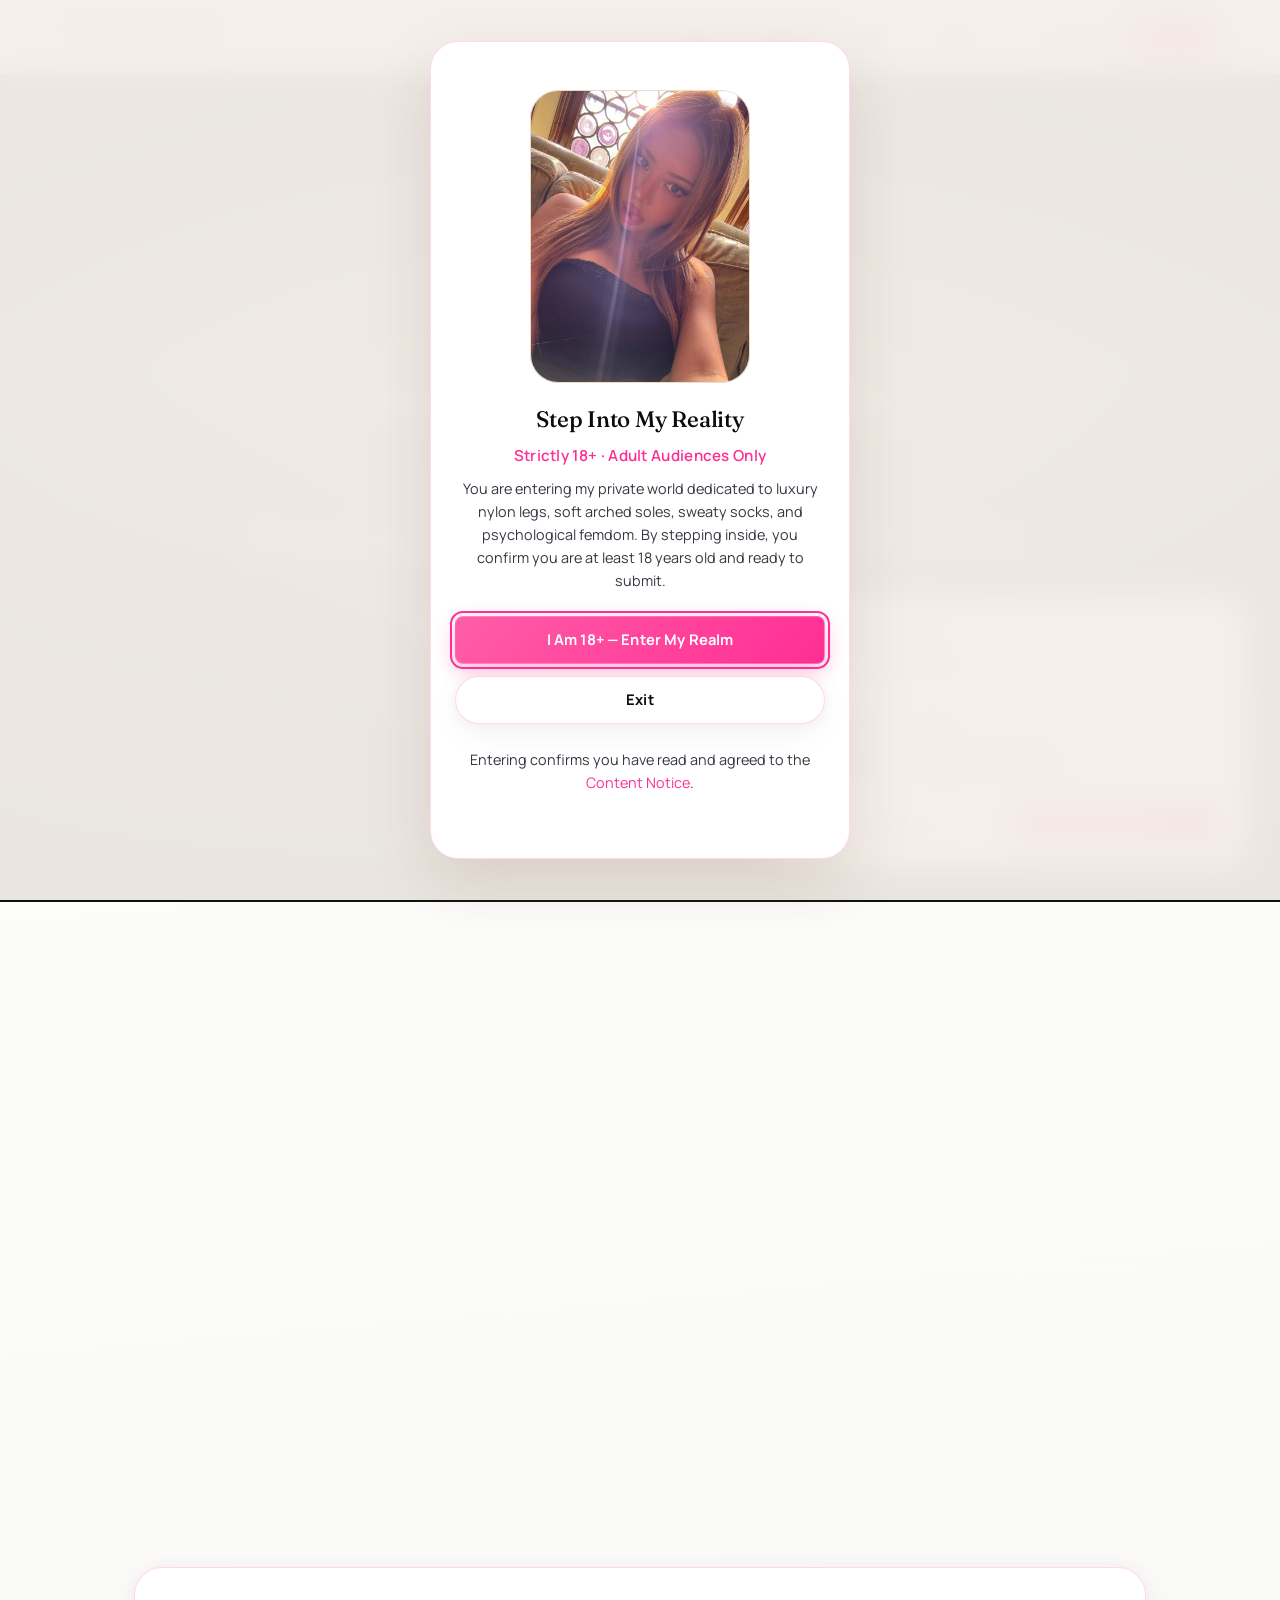
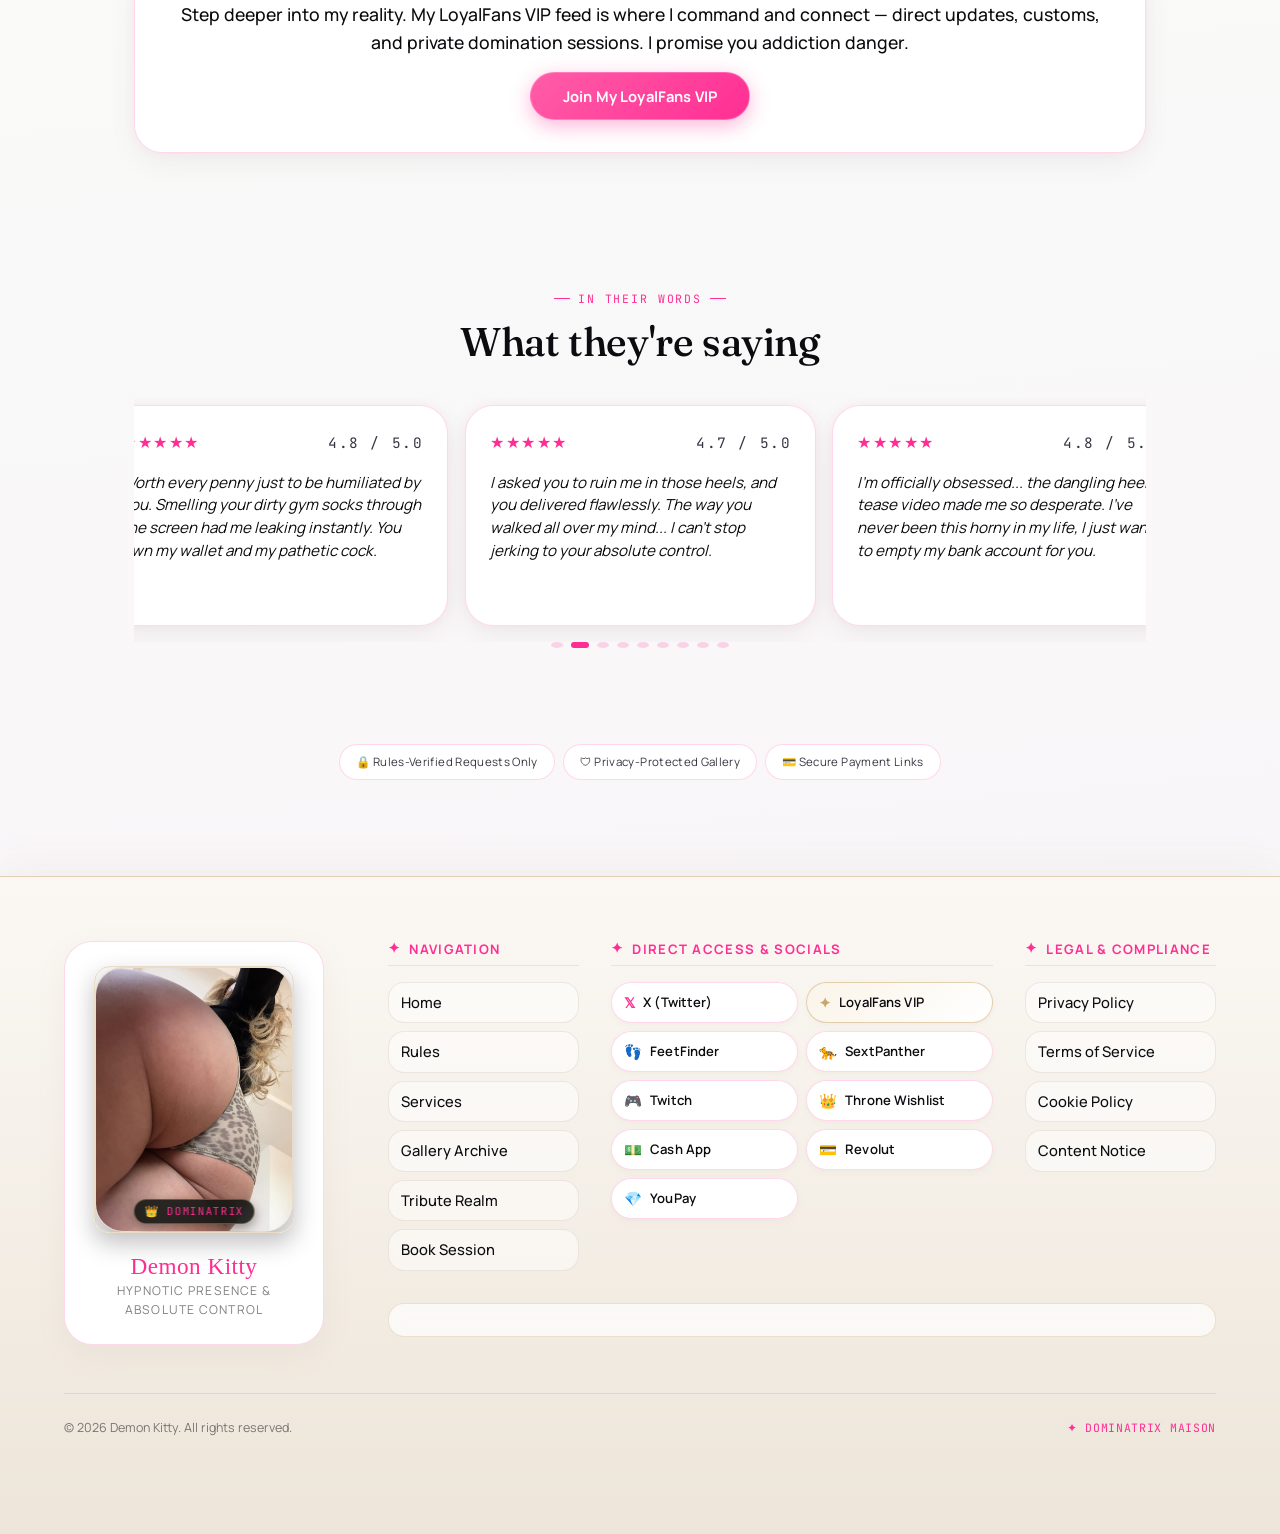
<file: index.html>
<!doctype html>
<html lang="en">
<head>
  <meta charset="UTF-8">
  <meta name="viewport" content="width=device-width, initial-scale=1, viewport-fit=cover">

  <!-- Primary Meta -->
  <title>Demon Kitty — Dominatrix, Findom &amp; Femdom</title>
  <meta name="description" content="Demon Kitty - Dominatrix. Findom, femdom, foot fetish, endless nylon legs, and stiletto domination content creator since 2024. Custom videos, domination sessions, and exclusive content.">
  <link rel="canonical" href="https://demon-kitty.netlify.app/">

  <!-- Open Graph -->
  <meta property="og:title" content="Demon Kitty — Dominatrix, Findom &amp; Femdom">
  <meta property="og:description" content="Demon Kitty - Dominatrix. Findom, femdom, foot fetish, endless nylon legs, and stiletto domination content creator since 2024. Custom videos, domination sessions, and exclusive content.">
  <meta property="og:type" content="website">
  <meta property="og:url" content="https://demon-kitty.netlify.app/">
  <meta property="og:image" content="assets/img/age_gate.webp">

  <!-- Twitter -->
  <meta name="twitter:card" content="summary_large_image">

  <!-- Theme & Icons -->
  <meta name="theme-color" content="#FAF6F0">
  <link rel="icon" type="image/svg+xml" href="assets/img/mark.svg">
  <link rel="apple-touch-icon" href="assets/img/mark.svg">

  <!-- Fonts -->
  <link rel="preconnect" href="https://fonts.googleapis.com">
  <link rel="preconnect" href="https://fonts.gstatic.com" crossorigin>
  <link href="https://fonts.googleapis.com/css2?family=Fraunces:ital,opsz,wght@0,9..144,400;0,9..144,500;0,9..144,600;1,9..144,500&family=Manrope:wght@400;500;600;700;800&family=JetBrains+Mono:wght@400;500;600&display=swap" rel="stylesheet">

  <!-- Styles -->
  <link rel="stylesheet" href="assets/css/styles.css?v=4">

  <!-- Immediate Age Verification & Theme Check (Zero Flash) -->
  <script>
    (function(){
      try {
        var v = localStorage.getItem('vq_age_verified');
        if ((v && Date.now() < JSON.parse(v).expiry) || document.cookie.indexOf('vq_age_verified=1') !== -1) {
          document.documentElement.classList.add('age-verified');
        }
      } catch(e) {}
    })();
  </script>

  <!-- Schema.org -->
  <script type="application/ld+json">{
    "@context": "https://schema.org",
    "@type": "Person",
    "name": "Demon Kitty",
    "url": "https://demon-kitty.netlify.app/",
    "description": "Dominatrix. Findom and femdom content creator since 2024. Foot fetish, endless nylon legs, arch worship, psychological domination, custom videos, and exclusive content.",
    "sameAs": [
      "https://x.com/DemonKittySlut",
      "https://www.loyalfans.com/demonkittyslut",
      "https://app.feetfinder.com/userProfile/goddessvietkitty",
      "https://www.sextpanther.com/goddessvietkitty",
      "https://www.twitch.tv/demonkittyslut",
      "https://throne.com/demonkittyslut",
      "https://cash.app/$demonkittyslut",
      "https://revolut.me/demonkittyswag",
      "https://youpay.me/DemonKittySlut"
    ]
  }</script>
  <script>
    (function(){
      try {
        var t = localStorage.getItem('dk_theme');
        if (t === 'dark') document.documentElement.setAttribute('data-theme', 'dark');
      } catch(e){}
    })();
  </script>
</head>
<body>

  <!-- ════════════════════════════════════════════════════════════
       AGE GATE
       ════════════════════════════════════════════════════════════ -->
  <div class="age-gate" id="age-gate" role="dialog" aria-modal="true" aria-label="Age verification">
    <div class="age-gate__panel">
      <div class="age-gate__logo"><div class="logo-wrapper logo-wrapper--mark" aria-label="Demon Kitty logo"><img src="assets/img/age_gate.webp" alt="Demon Kitty" style="width: 100%; height: 100%; object-fit: cover; border-radius: var(--radius-lg);" decoding="async"></div></div>
      <h2>Step Into My Reality</h2>
      <p style="color:var(--accent); font-weight:600; font-size:0.95rem; margin-bottom:var(--space-2); letter-spacing:0.02em;">Strictly 18+ &middot; Adult Audiences Only</p>
      <p style="color:var(--text-secondary); line-height:1.6; margin-bottom:var(--space-5);">You are entering my private world dedicated to luxury nylon legs, soft arched soles, sweaty socks, and psychological femdom. By stepping inside, you confirm you are at least 18 years old and ready to submit.</p>
      <div class="age-gate__actions">
        <button class="btn btn-primary btn-block" data-age-enter type="button">I Am 18+ — Enter My Realm</button>
        <button class="btn btn-ghost btn-block" data-age-exit type="button">Exit</button>
      </div>
      <p class="age-gate__meta">Entering confirms you have read and agreed to the <a href="content-notice.html" style="color:var(--accent);">Content Notice</a>.</p>
    </div>
  </div>

  <!-- ════════════════════════════════════════════════════════════
       HEADER
       ════════════════════════════════════════════════════════════ -->
  <header class="site-header">
    <a href="index.html" class="site-header__logo text-logo" aria-label="Demon Kitty home">
      <span class="header-name">Demon Kitty</span>
      <span class="header-motto">Your Eternal addiction</span>
    </a>
    <nav class="desktop-nav" aria-label="Main navigation">
      <ul>
        <li><a href="index.html" class="is-active">Home</a></li>
        <li><a href="rules.html">Rules</a></li>
        <li><a href="services.html">Services</a></li>
        <li><a href="gallery.html">Gallery</a></li>
        <li><a href="tribute.html">Tribute</a></li>
        <li>
          <button class="theme-switch-btn" data-theme-toggle type="button" aria-label="Toggle dark mode">
            <span class="theme-icon" aria-hidden="true"></span>
            <span class="theme-label">Dark Mode</span>
          </button>
        </li>
        <li><a href="book.html" class="btn btn-primary btn-sm">Book Me</a></li>
      </ul>
    </nav>
    <button class="theme-switch-btn theme-switch-btn--mobile" data-theme-toggle type="button" aria-label="Toggle dark mode">
      <span class="theme-icon" aria-hidden="true"></span>
      <span class="theme-label">Dark Mode</span>
    </button>
    <button class="menu-btn" data-nav-open type="button" aria-label="Open menu" aria-expanded="false" aria-controls="nav-drawer">
      <span></span><span></span><span></span>
    </button>
  </header>

  <!-- ════════════════════════════════════════════════════════════
       NAV DRAWER (Mobile)
       ════════════════════════════════════════════════════════════ -->
  <div class="nav-drawer" id="nav-drawer">
    <div class="nav-drawer__panel">
      <button class="nav-drawer__close menu-btn" data-nav-close type="button" aria-label="Close menu">
        <span style="transform:translateY(6.5px) rotate(45deg);"></span>
        <span style="opacity:0;"></span>
        <span style="transform:translateY(-6.5px) rotate(-45deg);"></span>
      </button>
      <div class="nav-drawer__logo">
        <div class="logo-wrapper logo-wrapper--nav" aria-label="Demon Kitty logo"><img src="assets/img/nav_logo.webp" alt="Demon Kitty" style="width: 100%; height: 100%; object-fit: cover; border-radius: var(--radius-lg);" decoding="async"></div>
      </div>
      <nav aria-label="Main">
        <ul>
          <li><a href="index.html" class="is-active">Home</a></li>
          <li><a href="rules.html">Rules</a></li>
          <li><a href="services.html">Services</a></li>
          <li><a href="gallery.html">Gallery</a></li>
          <li><a href="tribute.html">Tribute</a></li>
          <li><a href="book.html">Book Me</a></li>
        </ul>
      </nav>
      <div style="margin: var(--space-4) 0; padding-inline: var(--space-2);">
        <button class="theme-switch-btn" data-theme-toggle type="button" aria-label="Toggle dark mode" style="width: 100%; justify-content: center; padding: 10px 16px;">
          <span class="theme-icon" aria-hidden="true"></span>
          <span class="theme-label">Dark Mode</span>
        </button>
      </div>
            <div class="nav-drawer__foot">
        <p><a href="https://x.com/DemonKittySlut" target="_blank" rel="noopener">X (Twitter)</a></p>
        <p><a href="https://www.loyalfans.com/demonkittyslut" target="_blank" rel="noopener">LoyalFans</a></p>
        <p><a href="https://app.feetfinder.com/userProfile/goddessvietkitty" target="_blank" rel="noopener">FeetFinder</a></p>
        <p><a href="https://www.sextpanther.com/goddessvietkitty" target="_blank" rel="noopener">SextPanther</a></p>
        <p><a href="https://www.twitch.tv/demonkittyslut" target="_blank" rel="noopener">Twitch</a></p>
        <p><a href="https://throne.com/demonkittyslut" target="_blank" rel="noopener">Throne Wishlist</a></p>
        <p><a href="https://cash.app/$demonkittyslut" target="_blank" rel="noopener">Cash App</a></p>
        <p><a href="https://revolut.me/demonkittyswag" target="_blank" rel="noopener">Revolut</a></p>
        <p><a href="https://youpay.me/DemonKittySlut" target="_blank" rel="noopener">YouPay</a></p>
      </div>
    </div>
  </div>

  <!-- ════════════════════════════════════════════════════════════
       MAIN CONTENT
       ════════════════════════════════════════════════════════════ -->
  <main>

    <!-- ──────────────────────────────────────────────────────────
         1. HERO
         ────────────────────────────────────────────────────────── -->
    <section class="hero has-video-bg sheen" id="heroSection">
      <!-- Dual-Buffered Zero-Flicker Background Video Engine -->
      <div class="hero-video-container" aria-hidden="true">
        <video class="hero-video-bg is-active" autoplay muted playsinline loop preload="auto">
          <source src="assets/video/dk_video_2.mp4" type="video/mp4">
        </video>
        <video class="hero-video-bg is-idle" muted playsinline preload="auto"></video>
      </div>

      <div class="hero-video-overlay"></div>
      <div class="ambient-glow-orb ambient-glow-orb--gold"></div>
      <div class="ambient-glow-orb ambient-glow-orb--bordeaux"></div>

      <div class="container hero-content">
        <p class="eyebrow" style="justify-content:center;">Financial Dominatrix &middot; Humiliation Specialist</p>
        <h1 class="hero-title">Step Into My Reality</h1>
        <p class="hero-motto" style="font-family: var(--font-display); font-style: italic; font-size: clamp(1.15rem, 2vw, 1.4rem); color: var(--gold); margin-top: var(--space-2); margin-bottom: var(--space-4);">"I control your thoughts - you cannot escape me"</p>

        <div class="text-rotator-wrapper" aria-live="polite">
          <div class="text-rotator" id="heroTextRotator">
            <span class="rotator-item is-active">Unconditional Financial Drain</span>
            <span class="rotator-item">Psychological Humiliation</span>
            <span class="rotator-item">Paypig Submission &amp; Debt Play</span>
            <span class="rotator-item">Pointed Stiletto Domination</span>
            <span class="rotator-item">Total Ego Destruction</span>
            <span class="rotator-item">Compulsive Tribute Addiction</span>
            <span class="rotator-item">Lifetime Slave Ownership</span>
          </div>
        </div>

        <script>
          document.addEventListener('DOMContentLoaded', () => {
            const rotator = document.getElementById('heroTextRotator');
            if (!rotator) return;
            const items = Array.from(rotator.querySelectorAll('.rotator-item'));
            if (items.length <= 1) return;

            let currentIndex = 0;
            items.forEach((item, idx) => {
              item.classList.remove('is-active', 'is-exiting');
              if (idx === 0) item.classList.add('is-active');
            });

            setInterval(() => {
              if (document.hidden) return;
              const currentItem = items[currentIndex];
              currentIndex = (currentIndex + 1) % items.length;
              const nextItem = items[currentIndex];

              currentItem.classList.remove('is-active');
              currentItem.classList.add('is-exiting');

              setTimeout(() => {
                currentItem.classList.remove('is-exiting');
              }, 750);

              nextItem.classList.remove('is-exiting');
              nextItem.classList.add('is-active');
            }, 3200);
          });
        </script>

        <div class="hero__ctas">
          <a href="book.html" class="btn btn-primary">Book Me</a>
          <a href="rules.html" class="btn btn-ghost">Read the Rules</a>
        </div>

      </div>

      
    </section>

    <!-- ──────────────────────────────────────────────────────────
         2. ABOUT
         ────────────────────────────────────────────────────────── -->
    <section class="section container about-section" data-animate>
      <div class="about-grid">
        <div class="about-text">
          <div class="about-thought-wrap">
            <h2 class="about-thought">
              <span class="about-thought__lead">I didn't know what to do with the excessive attention betas gave me.</span>
              <span class="about-thought__accent">So I monetised it.</span>
              <span class="about-thought__conclusion">Now I'm here.</span>
            </h2>
          </div>
          
          <div class="about-pillars">
            <div class="about-pillar">
              <span class="pillar-icon">👑</span>
              <div class="pillar-info">
                <strong>Absolute Control</strong>
                <span>Everything strictly on my terms</span>
              </div>
            </div>
            <div class="about-pillar">
              <span class="pillar-icon">💎</span>
              <div class="pillar-info">
                <strong>Findom &amp; Femdom</strong>
                <span>Custom videos &amp; drain sessions</span>
              </div>
            </div>
          </div>

          <div class="about-actions">
            <a href="rules.html" class="btn btn-primary">Read the Rules →</a>
            <a href="services.html" class="btn btn-ghost">View Services</a>
          </div>
        </div>

        <div class="about-photo-frame" id="aboutCarousel" aria-label="Demon Kitty middle frame photo showcase">
        </div>
          <script>
            document.addEventListener('DOMContentLoaded', () => {
              const carouselContainer = document.getElementById('aboutCarousel');
              if (!carouselContainer) return;

              const aboutImages = [
          "assets/img/dk_img_1.webp",
          "assets/img/dk_img_2.webp",
          "assets/img/dk_img_3.webp",
          "assets/img/dk_img_4.webp",
          "assets/img/dk_img_5.webp",
          "assets/img/dk_img_6.webp",
          "assets/img/dk_img_7.webp",
          "assets/img/dk_img_8.webp",
          "assets/img/dk_img_9.webp",
          "assets/img/dk_img_10.webp",
          "assets/img/dk_img_11.webp",
          "assets/img/dk_img_12.webp",
          "assets/img/dk_img_13.webp",
          "assets/img/dk_img_14.webp",
          "assets/img/dk_img_15.webp",
          "assets/img/dk_img_16.webp",
          "assets/img/dk_img_17.webp",
          "assets/img/dk_img_18.webp",
          "assets/img/dk_img_19.webp",
          "assets/img/dk_img_20.webp",
          "assets/img/dk_img_21.webp",
          "assets/img/dk_img_22.webp",
          "assets/img/dk_img_23.webp",
          "assets/img/dk_img_24.webp",
          "assets/img/dk_img_25.webp",
          "assets/img/dk_img_26.webp",
          "assets/img/dk_img_27.webp",
          "assets/img/dk_img_28.webp",
          "assets/img/dk_img_29.webp",
          "assets/img/dk_img_30.webp",
          "assets/img/dk_img_31.webp",
          "assets/img/dk_img_32.webp",
          "assets/img/dk_img_33.webp",
          "assets/img/dk_img_34.webp",
          "assets/img/dk_img_35.webp",
          "assets/img/dk_img_36.webp",
          "assets/img/dk_img_37.webp",
          "assets/img/dk_img_38.webp",
          "assets/img/dk_img_39.webp",
          "assets/img/dk_img_40.webp",
          "assets/img/dk_img_41.webp",
          "assets/img/dk_img_42.webp",
          "assets/img/dk_img_44.webp",
          "assets/img/dk_img_45.webp",
          "assets/img/dk_img_47.webp",
          "assets/img/dk_img_48.webp",
          "assets/img/dk_img_49.webp",
          "assets/img/dk_img_50.webp",
          "assets/img/dk_img_51.webp",
          "assets/img/dk_img_52.webp",
          "assets/img/dk_img_53.webp",
          "assets/img/dk_img_54.webp",
          "assets/img/dk_img_55.webp",
          "assets/img/dk_img_56.webp",
          "assets/img/dk_img_57.webp",
          "assets/img/dk_img_58.webp",
          "assets/img/dk_img_59.webp",
          "assets/img/dk_img_60.webp",
          "assets/img/dk_img_61.webp",
          "assets/img/dk_img_62.webp",
          "assets/img/dk_img_63.webp",
          "assets/img/dk_img_64.webp",
          "assets/img/dk_img_65.webp",
          "assets/img/dk_img_66.webp",
          "assets/img/dk_img_67.webp",
          "assets/img/dk_img_68.webp",
          "assets/img/dk_img_69.webp",
          "assets/img/dk_img_70.webp",
          "assets/img/dk_img_71.webp",
          "assets/img/dk_img_72.webp",
          "assets/img/dk_img_73.webp",
          "assets/img/dk_img_74.webp",
          "assets/img/dk_img_75.webp",
          "assets/img/dk_img_76.webp",
          "assets/img/dk_img_77.webp",
          "assets/img/dk_img_78.webp",
          "assets/img/dk_img_79.webp",
          "assets/img/dk_img_80.webp",
          "assets/img/dk_img_81.webp",
          "assets/img/dk_img_82.webp",
          "assets/img/dk_img_83.webp",
          "assets/img/dk_img_84.webp",
          "assets/img/dk_img_85.webp",
          "assets/img/dk_img_87.webp",
          "assets/img/dk_img_88.webp",
          "assets/img/dk_img_89.webp",
          "assets/img/dk_img_90.webp",
          "assets/img/dk_img_91.webp",
          "assets/img/dk_img_92.webp",
          "assets/img/dk_img_93.webp",
          "assets/img/dk_img_94.webp",
          "assets/img/dk_img_95.webp",
          "assets/img/dk_img_96.webp",
          "assets/img/dk_img_97.webp",
          "assets/img/dk_img_98.webp",
          "assets/img/dk_img_99.webp",
          "assets/img/dk_img_100.webp",
          "assets/img/dk_img_101.webp",
          "assets/img/dk_img_102.webp",
          "assets/img/dk_img_103.webp",
          "assets/img/dk_img_104.webp",
          "assets/img/dk_img_105.webp",
          "assets/img/dk_img_106.webp",
          "assets/img/dk_img_107.webp",
          "assets/img/dk_img_108.webp",
          "assets/img/dk_img_109.webp",
          "assets/img/dk_img_110.webp",
          "assets/img/dk_img_111.webp"
        ];

              // Fisher-Yates shuffle
              function shuffle(arr) {
                const a = [...arr];
                for (let i = a.length - 1; i > 0; i--) {
                  const j = Math.floor(Math.random() * (i + 1));
                  [a[i], a[j]] = [a[j], a[i]];
                }
                return a;
              }

              let currentDeck = shuffle(aboutImages);
              let activeIndex = 0;

              // Populate image elements
              currentDeck.forEach((src, idx) => {
                const img = document.createElement('img');
                img.src = src;
                img.alt = 'Demon Kitty';
                img.className = 'about-carousel-item';
                img.style.width = '100%';
                img.style.height = '100%';
                img.style.objectFit = 'cover';
                img.style.borderRadius = 'var(--radius-lg)';
                img.style.position = 'absolute';
                img.style.top = '0';
                img.style.left = '0';
                img.style.opacity = idx === 0 ? '1' : '0';
                img.style.transition = 'opacity 1.4s cubic-bezier(0.16, 1, 0.3, 1), transform 1.4s cubic-bezier(0.16, 1, 0.3, 1)';
                img.style.transform = idx === 0 ? 'scale(1)' : 'scale(1.04)';
                carouselContainer.appendChild(img);
              });

              // Dynamic smooth crossfader
              setInterval(() => {
                if (document.hidden) return;
                const imgEls = carouselContainer.querySelectorAll('.about-carousel-item');
                if (imgEls.length < 2) return;

                imgEls[activeIndex].style.opacity = '0';
                imgEls[activeIndex].style.transform = 'scale(1.04)';

                activeIndex = (activeIndex + 1) % imgEls.length;

                imgEls[activeIndex].style.opacity = '1';
                imgEls[activeIndex].style.transform = 'scale(1)';
              }, 5500);
            });
          </script>
        </div>
      </div>
    </section>

    
    <!-- ──────────────────────────────────────────────────────────
         BRIDGE BANNER
         ────────────────────────────────────────────────────────── -->
    <section class="section container" style="text-align: center; padding-top: 0;">
      <div class="card" style="padding: var(--space-6); border-radius: var(--radius-lg);">
        <p style="font-size: 1.1rem; color: var(--text-primary); margin-bottom: var(--space-4); font-weight: 500;">Step deeper into my reality. My LoyalFans VIP feed is where I command and connect — direct updates, customs, and private domination sessions. I promise you addiction danger.</p>
        <a href="https://www.loyalfans.com/demonkittyslut" target="_blank" rel="noopener" class="btn btn-primary">Join My LoyalFans VIP</a>
      </div>
    </section>

    <!-- ──────────────────────────────────────────────────────────
         3. REVIEWS CAROUSEL
         ────────────────────────────────────────────────────────── -->
    <section class="section container">
      <div class="section-head">
        <p class="eyebrow" style="justify-content:center;">In Their Words</p>
        <h2>What they're saying</h2>
      </div>
      <div class="review-carousel">
        <div class="review-track" data-review-track>

          <!-- Review 1 -->
          <article class="card review-card">
            <div class="stars" style="display:flex; justify-content:space-between; align-items:center;">
              <span style="color:var(--gold);">&#9733;&#9733;&#9733;&#9733;&#9733;</span>
              <span style="font-family:var(--font-mono); font-size:0.9rem; color:var(--text-secondary);">4.8 / 5.0</span>
            </div>
            <p style="margin-top: var(--space-4); font-size: 0.95rem; line-height: 1.5; color: var(--text);">The custom video you sent completely drained me. Seeing your perfect feet crush everything... my cock hasn't been soft since. I'm so addicted to serving you.</p>
            </article>

          <!-- Review 2 -->
          <article class="card review-card">
            <div class="stars" style="display:flex; justify-content:space-between; align-items:center;">
              <span style="color:var(--gold);">&#9733;&#9733;&#9733;&#9733;&#9733;</span>
              <span style="font-family:var(--font-mono); font-size:0.9rem; color:var(--text-secondary);">4.8 / 5.0</span>
            </div>
            <p style="margin-top: var(--space-4); font-size: 0.95rem; line-height: 1.5; color: var(--text);">Worth every penny just to be humiliated by you. Smelling your dirty gym socks through the screen had me leaking instantly. You own my wallet and my pathetic cock.</p>
            </article>

          <!-- Review 3 -->
          <article class="card review-card">
            <div class="stars" style="display:flex; justify-content:space-between; align-items:center;">
              <span style="color:var(--gold);">&#9733;&#9733;&#9733;&#9733;&#9733;</span>
              <span style="font-family:var(--font-mono); font-size:0.9rem; color:var(--text-secondary);">4.7 / 5.0</span>
            </div>
            <p style="margin-top: var(--space-4); font-size: 0.95rem; line-height: 1.5; color: var(--text);">I asked you to ruin me in those heels, and you delivered flawlessly. The way you walked all over my mind... I can't stop jerking to your absolute control.</p>
            </article>

          <!-- Review 4 -->
          <article class="card review-card">
            <div class="stars" style="display:flex; justify-content:space-between; align-items:center;">
              <span style="color:var(--gold);">&#9733;&#9733;&#9733;&#9733;&#9733;</span>
              <span style="font-family:var(--font-mono); font-size:0.9rem; color:var(--text-secondary);">4.8 / 5.0</span>
            </div>
            <p style="margin-top: var(--space-4); font-size: 0.95rem; line-height: 1.5; color: var(--text);">I’m officially obsessed... the dangling heel tease video made me so desperate. I've never been this horny in my life, I just want to empty my bank account for you.</p>
            </article>

          <!-- Review 5 -->
          <article class="card review-card">
            <div class="stars" style="display:flex; justify-content:space-between; align-items:center;">
              <span style="color:var(--gold);">&#9733;&#9733;&#9733;&#9733;&#9733;</span>
              <span style="font-family:var(--font-mono); font-size:0.9rem; color:var(--text-secondary);">4.8 / 5.0</span>
            </div>
            <p style="margin-top: var(--space-4); font-size: 0.95rem; line-height: 1.5; color: var(--text);">Sent the payment like a good little paypig and got exactly what I deserved. Pure, sweaty nylon perfection. My balls ache just thinking about you.</p>
            </article>

          <!-- Review 6 -->
          <article class="card review-card">
            <div class="stars" style="display:flex; justify-content:space-between; align-items:center;">
              <span style="color:var(--gold);">&#9733;&#9733;&#9733;&#9733;&#9733;</span>
              <span style="font-family:var(--font-mono); font-size:0.9rem; color:var(--text-secondary);">4.7 / 5.0</span>
            </div>
            <p style="margin-top: var(--space-4); font-size: 0.95rem; line-height: 1.5; color: var(--text);">Your arches are insane. The HD quality makes me feel like I'm right under your soles where I belong. Literally the only superior I submit to anymore.</p>
            </article>

          <!-- Review 7 -->
          <article class="card review-card">
            <div class="stars" style="display:flex; justify-content:space-between; align-items:center;">
              <span style="color:var(--gold);">&#9733;&#9733;&#9733;&#9733;&#9733;</span>
              <span style="font-family:var(--font-mono); font-size:0.9rem; color:var(--text-secondary);">5.0 / 5.0</span>
            </div>
            <p style="margin-top: var(--space-4); font-size: 0.95rem; line-height: 1.5; color: var(--text);">My fetish has never been so satisfied. That 5-minute custom of you in those sweaty socks... my dick was throbbing the entire time. You really own me completely.</p>
            </article>

          <!-- Review 8 -->
          <article class="card review-card">
            <div class="stars" style="display:flex; justify-content:space-between; align-items:center;">
              <span style="color:var(--gold);">&#9733;&#9733;&#9733;&#9733;&#9733;</span>
              <span style="font-family:var(--font-mono); font-size:0.9rem; color:var(--text-secondary);">4.7 / 5.0</span>
            </div>
            <p style="margin-top: var(--space-4); font-size: 0.95rem; line-height: 1.5; color: var(--text);">You sell the absolute best leg and foot content on the internet right now, hands down. Pumping my pathetic cock to your perfection is my only purpose now.</p>
            </article>

          <!-- CTA Card -->
          <article class="card review-card review-card--cta">
            <h3>Want to be featured here?</h3>
            <p>You already know what you came for — leave your review, and welcome to the wall of people who found out I meant it.</p>
            <a href="https://tally.so/r/ja2yZx" target="_blank" rel="noopener" class="btn btn-primary btn-sm">Leave a Review</a>
          </article>

        </div>
        <!-- Dot navigation: 8 reviews + 1 CTA = 9 dots -->
        <div class="review-dots" data-review-dots>
          <button class="is-active" type="button" aria-label="Show review 1" aria-current="true"></button>
          <button type="button" aria-label="Show review 2" aria-current="false"></button>
          <button type="button" aria-label="Show review 3" aria-current="false"></button>
          <button type="button" aria-label="Show review 4" aria-current="false"></button>
          <button type="button" aria-label="Show review 5" aria-current="false"></button>
          <button type="button" aria-label="Show review 6" aria-current="false"></button>
          <button type="button" aria-label="Show review 7" aria-current="false"></button>
          <button type="button" aria-label="Show review 8" aria-current="false"></button>
          <button type="button" aria-label="Show featured review" aria-current="false"></button>
        </div>
      </div>
    </section>

    <!-- ──────────────────────────────────────────────────────────
         4. TRUST BADGES
         ────────────────────────────────────────────────────────── -->
    <section class="section-tight container">
      <div class="trust-row">
        <span class="trust-badge">🔒 Rules-Verified Requests Only</span>
        <span class="trust-badge">🛡 Privacy-Protected Gallery</span>
        <span class="trust-badge">💳 Secure Payment Links</span>
      </div>
    </section>

  </main>

  <!-- ════════════════════════════════════════════════════════════
       FOOTER
       ════════════════════════════════════════════════════════════ -->
  <footer class="site-footer">
    <div class="container-wide">
      <div class="site-footer__inner">
        
        <!-- Left Brand Showcase Card -->
        <div class="site-footer__brand-card">
          <div class="logo-wrapper logo-wrapper--footer" aria-label="Demon Kitty portrait">
            <img src="assets/img/dk_img_72.webp" alt="Demon Kitty" loading="lazy" decoding="async">
            <div class="footer-brand__badge">👑 Dominatrix</div>
          </div>
          <div class="footer-brand__meta">
            <h3 class="footer-brand__name">Demon Kitty</h3>
            <p class="footer-brand__subtitle">Hypnotic Presence &amp; Absolute Control</p>
          </div>
        </div>

        <!-- Right Content Columns -->
        <div class="site-footer__content">
          <div class="site-footer__grid">
            
            <!-- Col 1: Pages -->
            <div class="footer-col">
              <h4 class="footer-col__title"><span class="gold-symbol">✦</span> Navigation</h4>
              <ul class="footer-links">
                <li><a href="index.html"><span>Home</span> <span class="link-arrow">→</span></a></li>
                <li><a href="rules.html"><span>Rules</span> <span class="link-arrow">→</span></a></li>
                <li><a href="services.html"><span>Services</span> <span class="link-arrow">→</span></a></li>
                <li><a href="gallery.html"><span>Gallery Archive</span> <span class="link-arrow">→</span></a></li>
                <li><a href="tribute.html"><span>Tribute Realm</span> <span class="link-arrow">→</span></a></li>
                <li><a href="book.html"><span>Book Session</span> <span class="link-arrow">→</span></a></li>
              </ul>
            </div>

            <!-- Col 2: Socials & Direct Links -->
            <div class="footer-col footer-col--wide">
              <h4 class="footer-col__title"><span class="gold-symbol">✦</span> Direct Access &amp; Socials</h4>
              <div class="footer-social-grid">
                <a href="https://x.com/DemonKittySlut" target="_blank" rel="noopener" class="footer-social-pill">
                  <span class="pill-icon">𝕏</span>
                  <span class="pill-name">X (Twitter)</span>
                </a>
                <a href="https://www.loyalfans.com/demonkittyslut" target="_blank" rel="noopener" class="footer-social-pill footer-social-pill--vip">
                  <span class="pill-star">✦</span>
                  <span class="pill-name">LoyalFans VIP</span>
                </a>
                <a href="https://app.feetfinder.com/userProfile/goddessvietkitty" target="_blank" rel="noopener" class="footer-social-pill">
                  <span class="pill-icon">👣</span>
                  <span class="pill-name">FeetFinder</span>
                </a>
                <a href="https://www.sextpanther.com/goddessvietkitty" target="_blank" rel="noopener" class="footer-social-pill">
                  <span class="pill-icon">🐆</span>
                  <span class="pill-name">SextPanther</span>
                </a>
                <a href="https://www.twitch.tv/demonkittyslut" target="_blank" rel="noopener" class="footer-social-pill">
                  <span class="pill-icon">🎮</span>
                  <span class="pill-name">Twitch</span>
                </a>
                <a href="https://throne.com/demonkittyslut" target="_blank" rel="noopener" class="footer-social-pill">
                  <span class="pill-icon">👑</span>
                  <span class="pill-name">Throne Wishlist</span>
                </a>
                <a href="https://cash.app/$demonkittyslut" target="_blank" rel="noopener" class="footer-social-pill">
                  <span class="pill-icon">💵</span>
                  <span class="pill-name">Cash App</span>
                </a>
                <a href="https://revolut.me/demonkittyswag" target="_blank" rel="noopener" class="footer-social-pill">
                  <span class="pill-icon">💳</span>
                  <span class="pill-name">Revolut</span>
                </a>
                <a href="https://youpay.me/DemonKittySlut" target="_blank" rel="noopener" class="footer-social-pill">
                  <span class="pill-icon">💎</span>
                  <span class="pill-name">YouPay</span>
                </a>
              </div>
            </div>

            <!-- Col 3: Legal -->
            <div class="footer-col">
              <h4 class="footer-col__title"><span class="gold-symbol">✦</span> Legal &amp; Compliance</h4>
              <ul class="footer-links">
                <li><a href="privacy.html"><span>Privacy Policy</span> <span class="link-arrow">→</span></a></li>
                <li><a href="terms.html"><span>Terms of Service</span> <span class="link-arrow">→</span></a></li>
                <li><a href="cookies.html"><span>Cookie Policy</span> <span class="link-arrow">→</span></a></li>
                <li><a href="content-notice.html"><span>Content Notice</span> <span class="link-arrow">→</span></a></li>
              </ul>
            </div>

          </div>

          <!-- Tagline Box -->
          <div class="footer-quote-box">
          </div>

        </div>

      </div>

      <!-- Bottom Bar -->
      <div class="site-footer__bottom">
        <span>&copy; <span data-year></span> Demon Kitty. All rights reserved.</span>
        <span class="footer-bottom__badge">✦ Dominatrix Maison</span>
      </div>
    </div>
  </footer>

  <!-- ════════════════════════════════════════════════════════════
       MOBILE BAR + THEME TOGGLE + COOKIE BANNER
       ════════════════════════════════════════════════════════════ -->
  <div class="mobile-bar">
    <a class="btn btn-primary" href="book.html">Book Me</a>
    <a class="btn btn-ghost" href="https://www.loyalfans.com/demonkittyslut" target="_blank" rel="noopener">LoyalFans</a>
    <a class="btn btn-ghost" href="https://x.com/DemonKittySlut" target="_blank" rel="noopener">X (Twitter)</a>
  </div>

  <div class="cookie-banner" id="cookie-banner" hidden>
    <h3>Your privacy choices</h3>
    <p>Necessary cookies keep the site running and are always on. Everything else is your call.</p>
    <div class="cookie-banner__options">
      <label class="cookie-check"><input type="checkbox" checked disabled> Necessary — always on</label>
      <label class="cookie-check"><input type="checkbox" data-cookie-analytics> Analytics — cookieless, aggregate only</label>
      <label class="cookie-check"><input type="checkbox" data-cookie-marketing> Marketing — retargeting, off by default</label>
    </div>
    <div class="cookie-banner__actions">
      <button class="btn btn-ghost btn-sm" data-cookie-necessary type="button">Necessary only</button>
      <button class="btn btn-primary btn-sm" data-cookie-save type="button">Save choices</button>
    </div>
  </div>
  <script src="assets/js/main.js?v=4"></script>
</body>
</html>
</file>
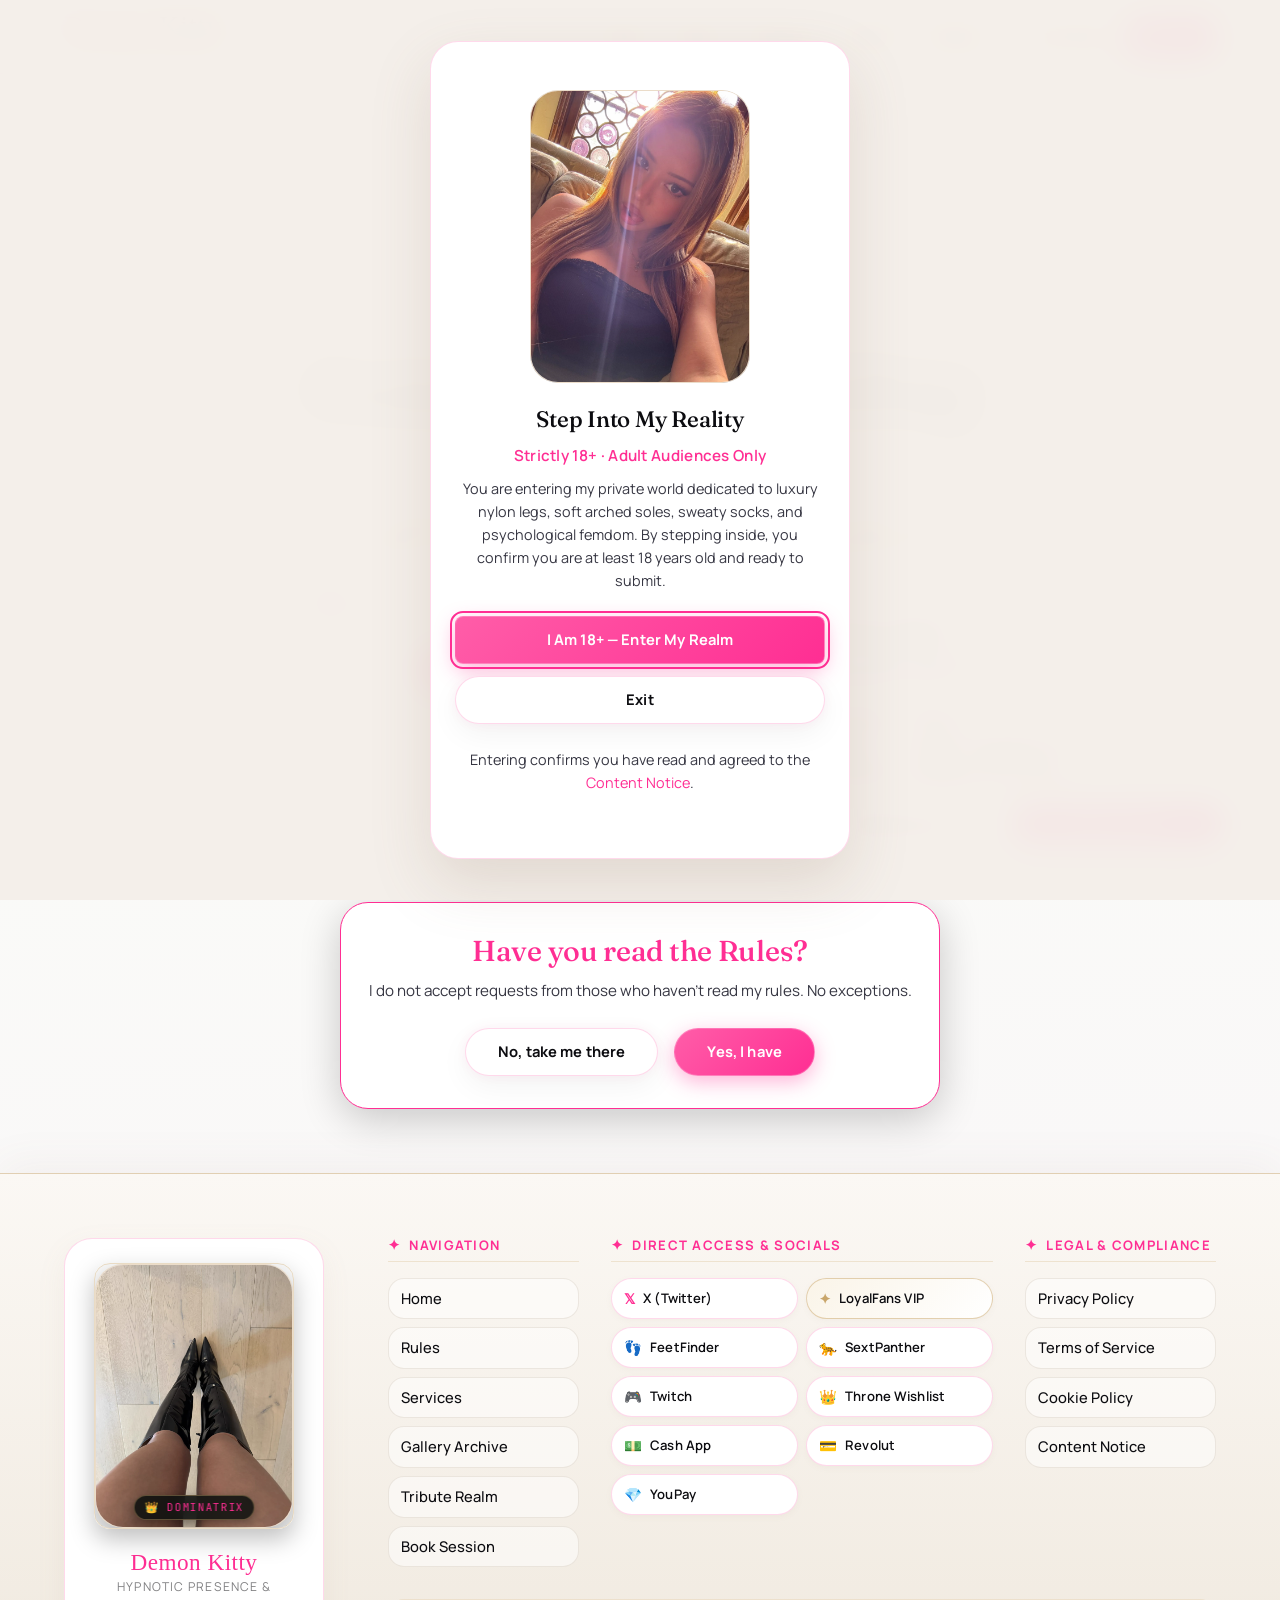
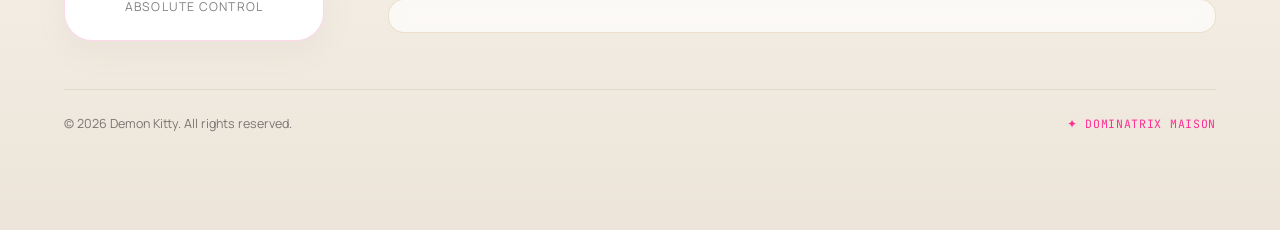
<file: book.html>
<!DOCTYPE html>
<html lang="en">
<head>
  <meta charset="UTF-8">
  <meta name="viewport" content="width=device-width, initial-scale=1.0, viewport-fit=cover">
  <title>Book Me — Demon Kitty</title>
  <meta name="description" content="Submit your booking request — photo sets, custom videos, audio messages, or VIP access. All requests go through this form.">
  <link rel="canonical" href="https://demon-kitty.netlify.app/book.html">
  <meta name="theme-color" content="#FAF6F0">
  <link rel="icon" type="image/svg+xml" href="assets/img/mark.svg">
  <meta property="og:title" content="Book Me — Demon Kitty">
  <meta property="og:description" content="Submit your booking request — photo sets, custom videos, audio messages, or VIP access. All requests go through this form.">
  <meta property="og:type" content="website">
  <meta property="og:url" content="https://demon-kitty.netlify.app/book.html">
  <meta property="og:image" content="assets/img/age_gate.webp">
  <meta name="twitter:card" content="summary_large_image">
  
  <link rel="preconnect" href="https://fonts.googleapis.com">
  <link rel="preconnect" href="https://fonts.gstatic.com" crossorigin>
  <link href="https://fonts.googleapis.com/css2?family=Fraunces:ital,opsz,wght@0,9..144,400;0,9..144,500;0,9..144,600;1,9..144,500&family=Manrope:wght@400;500;600;700;800&family=JetBrains+Mono:wght@400;500;600&display=swap" rel="stylesheet">
  <link rel="stylesheet" href="assets/css/styles.css?v=4">
  <script>
    (function(){
      try {
        var v = localStorage.getItem('vq_age_verified');
        if ((v && Date.now() < JSON.parse(v).expiry) || document.cookie.indexOf('vq_age_verified=1') !== -1) {
          document.documentElement.classList.add('age-verified');
        }
      } catch(e) {}
    })();
  </script>
  <script>
    (function(){
      try {
        var t = localStorage.getItem('dk_theme');
        if (t === 'dark') document.documentElement.setAttribute('data-theme', 'dark');
      } catch(e){}
    })();
  </script>
</head>
<body>

  <!-- ════════════════════════════════════════════════════════════
       AGE GATE
       ════════════════════════════════════════════════════════════ -->
<div class="age-gate" id="age-gate" role="dialog" aria-modal="true" aria-label="Age verification">
    <div class="age-gate__panel">
      <div class="age-gate__logo"><div class="logo-wrapper logo-wrapper--mark" aria-label="Demon Kitty logo"><img src="assets/img/age_gate.webp" alt="Demon Kitty" style="width: 100%; height: 100%; object-fit: cover; border-radius: var(--radius-lg);" decoding="async"></div></div>
      <h2>Step Into My Reality</h2>
      <p style="color:var(--accent); font-weight:600; font-size:0.95rem; margin-bottom:var(--space-2); letter-spacing:0.02em;">Strictly 18+ &middot; Adult Audiences Only</p>
      <p style="color:var(--text-secondary); line-height:1.6; margin-bottom:var(--space-5);">You are entering my private world dedicated to luxury nylon legs, soft arched soles, sweaty socks, and psychological femdom. By stepping inside, you confirm you are at least 18 years old and ready to submit.</p>
      <div class="age-gate__actions">
        <button class="btn btn-primary btn-block" data-age-enter type="button">I Am 18+ — Enter My Realm</button>
        <button class="btn btn-ghost btn-block" data-age-exit type="button">Exit</button>
      </div>
      <p class="age-gate__meta">Entering confirms you have read and agreed to the <a href="content-notice.html" style="color:var(--accent);">Content Notice</a>.</p>
    </div>
  </div>

  <!-- ════════════════════════════════════════════════════════════
       HEADER
       ════════════════════════════════════════════════════════════ -->
  <header class="site-header">
    <a href="index.html" class="site-header__logo text-logo" aria-label="Demon Kitty home">
      <span class="header-name">Demon Kitty</span>
      <span class="header-motto">Your Eternal addiction</span>
    </a>
    <nav class="desktop-nav" aria-label="Main navigation">
      <ul>
        <li><a href="index.html">Home</a></li>
        <li><a href="rules.html">Rules</a></li>
        <li><a href="services.html">Services</a></li>
        <li><a href="gallery.html">Gallery</a></li>
        <li><a href="tribute.html">Tribute</a></li>
        <li>
          <button class="theme-switch-btn" data-theme-toggle type="button" aria-label="Toggle dark mode">
            <span class="theme-icon" aria-hidden="true"></span>
            <span class="theme-label">Dark Mode</span>
          </button>
        </li>
        <li><a href="book.html" class="btn btn-primary btn-sm btn-active">Book Me</a></li>
      </ul>
    </nav>
    <button class="theme-switch-btn theme-switch-btn--mobile" data-theme-toggle type="button" aria-label="Toggle dark mode">
      <span class="theme-icon" aria-hidden="true"></span>
      <span class="theme-label">Dark Mode</span>
    </button>
    <button class="menu-btn" data-nav-open type="button" aria-label="Open menu" aria-expanded="false" aria-controls="nav-drawer">
      <span></span><span></span><span></span>
    </button>
  </header>

  <div class="nav-drawer" id="nav-drawer">
    <div class="nav-drawer__panel">
      <button class="nav-drawer__close menu-btn" data-nav-close type="button" aria-label="Close menu">
        <span style="transform:translateY(6.5px) rotate(45deg);"></span>
        <span style="opacity:0;"></span>
        <span style="transform:translateY(-6.5px) rotate(-45deg);"></span>
      </button>
      <div class="nav-drawer__logo">
        <div class="logo-wrapper logo-wrapper--nav" aria-label="Demon Kitty logo"><img src="assets/img/nav_logo.webp" alt="Demon Kitty" style="width: 100%; height: 100%; object-fit: cover; border-radius: var(--radius-lg);" decoding="async"></div>
      </div>
      <nav aria-label="Main">
        <ul>
          <li><a href="index.html">Home</a></li>
          <li><a href="rules.html">Rules</a></li>
          <li><a href="services.html">Services</a></li>
          <li><a href="gallery.html">Gallery</a></li>
          <li><a href="tribute.html">Tribute</a></li>
          <li><a href="book.html" class="is-active">Book Me</a></li>
        </ul>
      </nav>
      <div style="margin: var(--space-4) 0; padding-inline: var(--space-2);">
        <button class="theme-switch-btn" data-theme-toggle type="button" aria-label="Toggle dark mode" style="width: 100%; justify-content: center; padding: 10px 16px;">
          <span class="theme-icon" aria-hidden="true"></span>
          <span class="theme-label">Dark Mode</span>
        </button>
      </div>
            <div class="nav-drawer__foot">
        <p><a href="https://x.com/DemonKittySlut" target="_blank" rel="noopener">X (Twitter)</a></p>
        <p><a href="https://www.loyalfans.com/demonkittyslut" target="_blank" rel="noopener">LoyalFans</a></p>
        <p><a href="https://app.feetfinder.com/userProfile/goddessvietkitty" target="_blank" rel="noopener">FeetFinder</a></p>
        <p><a href="https://www.sextpanther.com/goddessvietkitty" target="_blank" rel="noopener">SextPanther</a></p>
        <p><a href="https://www.twitch.tv/demonkittyslut" target="_blank" rel="noopener">Twitch</a></p>
        <p><a href="https://throne.com/demonkittyslut" target="_blank" rel="noopener">Throne Wishlist</a></p>
        <p><a href="https://cash.app/$demonkittyslut" target="_blank" rel="noopener">Cash App</a></p>
        <p><a href="https://revolut.me/demonkittyswag" target="_blank" rel="noopener">Revolut</a></p>
        <p><a href="https://youpay.me/DemonKittySlut" target="_blank" rel="noopener">YouPay</a></p>
      </div>
    </div>
  </div>

  <main>
    <section class="page-head has-video-bg sheen">
      <div class="hero-video-container" aria-hidden="true">
        <video class="hero-video-bg is-active" autoplay muted playsinline loop preload="auto">
          <source src="assets/video/dk_video_8.mp4" type="video/mp4">
        </video>
        <video class="hero-video-bg is-idle" muted playsinline preload="auto"></video>
      </div>
      <div class="container hero-content page-hero-command">
        <div class="page-hero-badge">
          <span class="badge-dot"></span>
          <span>Direct Audience &middot; Strict Commissions</span>
        </div>
        <h1 class="page-hero-title">Commission &amp; Booking Application</h1>
        <p class="page-hero-statement">Order custom fetish videos, HD photo sets, post-session worn items, or submit your slavery application. Precision ensures perfection.</p>
        
        <div class="page-protocol-bar">
          <div class="protocol-chip"><span>01</span> 24–48h Review Window</div>
          <div class="protocol-chip"><span>02</span> Upfront Tribute Clearance</div>
          <div class="protocol-chip"><span>03</span> Exact Fetish Specifications</div>
        </div>

        <div style="display: flex; gap: var(--space-4); justify-content: center; flex-wrap: wrap; margin-top: var(--space-5);">
          <a href="#rules-gate" class="btn btn-primary" style="min-width: 220px;">Open Booking Form &darr;</a>
          <a href="rules.html" class="btn btn-ghost" style="min-width: 200px; background: rgba(255,255,255,0.92); color: #0C0C10;">Review Protocols &rarr;</a>
        </div>
      </div>
    </section>

    <section class="container">
      <!-- Rules Gate -->
      <div id="rules-gate" class="card" style="margin-bottom:var(--space-5); text-align:center; padding:var(--space-6) var(--space-4); max-width:600px; margin-inline:auto; border-color:var(--gold); box-shadow:0 10px 40px rgba(0,0,0,0.2);">
        <h3 style="font-family:var(--font-display); font-size:1.8rem; margin-bottom:var(--space-3); color:var(--gold);">Have you read the Rules?</h3>
        <p style="font-size:0.95rem; color:var(--text-secondary); margin-bottom:var(--space-5);">I do not accept requests from those who haven't read my rules. No exceptions.</p>
        <div style="display:flex; gap:var(--space-4); justify-content:center; flex-wrap:wrap;">
          <a href="rules.html" class="btn btn-ghost" style="min-width: 140px; text-decoration:none;">No, take me there</a>
          <button id="btn-rules-yes" class="btn btn-primary" style="min-width: 140px;">Yes, I have</button>
        </div>
      </div>

      <!-- Tally embed -->
      <div id="tally-form-container" class="tally-embed" style="display:none; opacity:0; transition:opacity 0.6s ease;">
        <iframe 
          data-tally-src="https://tally.so/embed/yPRZ84?alignLeft=1&hideTitle=1&dynamicHeight=1" 
          loading="lazy" 
          width="100%" 
          height="600" 
          frameborder="0" 
          marginheight="0" 
          marginwidth="0" 
          title="Booking Request Form"
          style="border-radius:var(--radius-lg); min-height:600px;"
        ></iframe>
        <script>var d=document,w="https://tally.so/widgets/embed.js",v=function(){"undefined"!=typeof Tally?Tally.loadEmbeds():d.querySelectorAll("iframe[data-tally-src]:not([src])").forEach((function(e){e.src=e.dataset.tallySrc}))};if("undefined"!=typeof Tally)v();else if(d.querySelector('script[src="'+w+'"]')==null){var s=d.createElement("script");s.src=w;s.onload=v;s.onerror=v;d.body.appendChild(s)}</script>
        
        <!-- Redirect to Tribute page on form submission -->
        <script>
          window.addEventListener('message', (e) => {
            if (e && e.data && typeof e.data === 'string' && e.data.includes('Tally.FormSubmitted')) {
              window.location.href = 'tribute.html';
            }
          });
        </script>
      </div>

      <div id="what-happens-next" class="card" style="margin-top:var(--space-6); text-align:center; display:none; opacity:0; transition:opacity 0.6s ease;">
        <h3>What happens next</h3>
        <ul style="text-align:left; list-style:disc; padding-left:var(--space-5);">
          <li style="margin-bottom:var(--space-2); font-size:0.9rem; color:var(--text-secondary);">I review your request within 24–48 hours.</li>
          <li style="margin-bottom:var(--space-2); font-size:0.9rem; color:var(--text-secondary);">If approved, you'll receive a secure payment link.</li>
          <li style="margin-bottom:var(--space-2); font-size:0.9rem; color:var(--text-secondary);">Work begins once payment clears — you'll get a delivery window.</li>
          <li style="font-size:0.9rem; color:var(--text-secondary);">Questions? Contact directly on <a href="https://www.sextpanther.com/goddessvietkitty" target="_blank" rel="noopener" style="color:var(--accent);">SextPanther</a> or <a href="https://x.com/DemonKittySlut" target="_blank" rel="noopener" style="color:var(--accent);">X (Twitter)</a>.</li>
        </ul>
      </div>
    </section>
  </main>

  <footer class="site-footer">
    <div class="container-wide">
      <div class="site-footer__inner">
        
        <!-- Left Brand Showcase Card -->
        <div class="site-footer__brand-card">
          <div class="logo-wrapper logo-wrapper--footer" aria-label="Demon Kitty portrait">
            <img src="assets/img/dk_img_106.webp" alt="Demon Kitty" loading="lazy" decoding="async">
            <div class="footer-brand__badge">👑 Dominatrix</div>
          </div>
          <div class="footer-brand__meta">
            <h3 class="footer-brand__name">Demon Kitty</h3>
            <p class="footer-brand__subtitle">Hypnotic Presence &amp; Absolute Control</p>
          </div>
        </div>

        <!-- Right Content Columns -->
        <div class="site-footer__content">
          <div class="site-footer__grid">
            
            <!-- Col 1: Pages -->
            <div class="footer-col">
              <h4 class="footer-col__title"><span class="gold-symbol">✦</span> Navigation</h4>
              <ul class="footer-links">
                <li><a href="index.html"><span>Home</span> <span class="link-arrow">→</span></a></li>
                <li><a href="rules.html"><span>Rules</span> <span class="link-arrow">→</span></a></li>
                <li><a href="services.html"><span>Services</span> <span class="link-arrow">→</span></a></li>
                <li><a href="gallery.html"><span>Gallery Archive</span> <span class="link-arrow">→</span></a></li>
                <li><a href="tribute.html"><span>Tribute Realm</span> <span class="link-arrow">→</span></a></li>
                <li><a href="book.html"><span>Book Session</span> <span class="link-arrow">→</span></a></li>
              </ul>
            </div>

            <!-- Col 2: Socials & Direct Links -->
            <div class="footer-col footer-col--wide">
              <h4 class="footer-col__title"><span class="gold-symbol">✦</span> Direct Access &amp; Socials</h4>
              <div class="footer-social-grid">
                <a href="https://x.com/DemonKittySlut" target="_blank" rel="noopener" class="footer-social-pill">
                  <span class="pill-icon">𝕏</span>
                  <span class="pill-name">X (Twitter)</span>
                </a>
                <a href="https://www.loyalfans.com/demonkittyslut" target="_blank" rel="noopener" class="footer-social-pill footer-social-pill--vip">
                  <span class="pill-star">✦</span>
                  <span class="pill-name">LoyalFans VIP</span>
                </a>
                <a href="https://app.feetfinder.com/userProfile/goddessvietkitty" target="_blank" rel="noopener" class="footer-social-pill">
                  <span class="pill-icon">👣</span>
                  <span class="pill-name">FeetFinder</span>
                </a>
                <a href="https://www.sextpanther.com/goddessvietkitty" target="_blank" rel="noopener" class="footer-social-pill">
                  <span class="pill-icon">🐆</span>
                  <span class="pill-name">SextPanther</span>
                </a>
                <a href="https://www.twitch.tv/demonkittyslut" target="_blank" rel="noopener" class="footer-social-pill">
                  <span class="pill-icon">🎮</span>
                  <span class="pill-name">Twitch</span>
                </a>
                <a href="https://throne.com/demonkittyslut" target="_blank" rel="noopener" class="footer-social-pill">
                  <span class="pill-icon">👑</span>
                  <span class="pill-name">Throne Wishlist</span>
                </a>
                <a href="https://cash.app/$demonkittyslut" target="_blank" rel="noopener" class="footer-social-pill">
                  <span class="pill-icon">💵</span>
                  <span class="pill-name">Cash App</span>
                </a>
                <a href="https://revolut.me/demonkittyswag" target="_blank" rel="noopener" class="footer-social-pill">
                  <span class="pill-icon">💳</span>
                  <span class="pill-name">Revolut</span>
                </a>
                <a href="https://youpay.me/DemonKittySlut" target="_blank" rel="noopener" class="footer-social-pill">
                  <span class="pill-icon">💎</span>
                  <span class="pill-name">YouPay</span>
                </a>
              </div>
            </div>

            <!-- Col 3: Legal -->
            <div class="footer-col">
              <h4 class="footer-col__title"><span class="gold-symbol">✦</span> Legal &amp; Compliance</h4>
              <ul class="footer-links">
                <li><a href="privacy.html"><span>Privacy Policy</span> <span class="link-arrow">→</span></a></li>
                <li><a href="terms.html"><span>Terms of Service</span> <span class="link-arrow">→</span></a></li>
                <li><a href="cookies.html"><span>Cookie Policy</span> <span class="link-arrow">→</span></a></li>
                <li><a href="content-notice.html"><span>Content Notice</span> <span class="link-arrow">→</span></a></li>
              </ul>
            </div>

          </div>

          <!-- Tagline Box -->
          <div class="footer-quote-box">
          </div>

        </div>

      </div>

      <!-- Bottom Bar -->
      <div class="site-footer__bottom">
        <span>&copy; <span data-year></span> Demon Kitty. All rights reserved.</span>
        <span class="footer-bottom__badge">✦ Dominatrix Maison</span>
      </div>
    </div>
  </footer>

  <div class="mobile-bar">
    <a class="btn btn-primary" href="book.html">Book Me</a>
    <a class="btn btn-ghost" href="https://www.loyalfans.com/demonkittyslut" target="_blank" rel="noopener">LoyalFans</a>
    <a class="btn btn-ghost" href="https://x.com/DemonKittySlut" target="_blank" rel="noopener">X (Twitter)</a>
  </div>

  <div class="cookie-banner" id="cookie-banner" hidden>
    <h3>Your privacy choices</h3>
    <p>Necessary cookies keep the site running and are always on. Everything else is your call.</p>
    <div class="cookie-banner__options">
      <label class="cookie-check"><input type="checkbox" checked disabled> Necessary — always on</label>
      <label class="cookie-check"><input type="checkbox" data-cookie-analytics> Analytics — cookieless, aggregate only</label>
      <label class="cookie-check"><input type="checkbox" data-cookie-marketing> Marketing — retargeting, off by default</label>
    </div>
    <div class="cookie-banner__actions">
      <button class="btn btn-ghost btn-sm" data-cookie-necessary type="button">Necessary only</button>
      <button class="btn btn-primary btn-sm" data-cookie-save type="button">Save choices</button>
    </div>
  </div>
  <script src="assets/js/main.js?v=4"></script>

  <script>
    document.getElementById('btn-rules-yes').addEventListener('click', function() {
      document.getElementById('rules-gate').style.display = 'none';
      var formContainer = document.getElementById('tally-form-container');
      var whatNext = document.getElementById('what-happens-next');
      formContainer.style.display = 'block';
      whatNext.style.display = 'block';
      setTimeout(function() {
        formContainer.style.opacity = '1';
        whatNext.style.opacity = '1';
      }, 50);
    });
  </script>
</body>
</html>
</file>
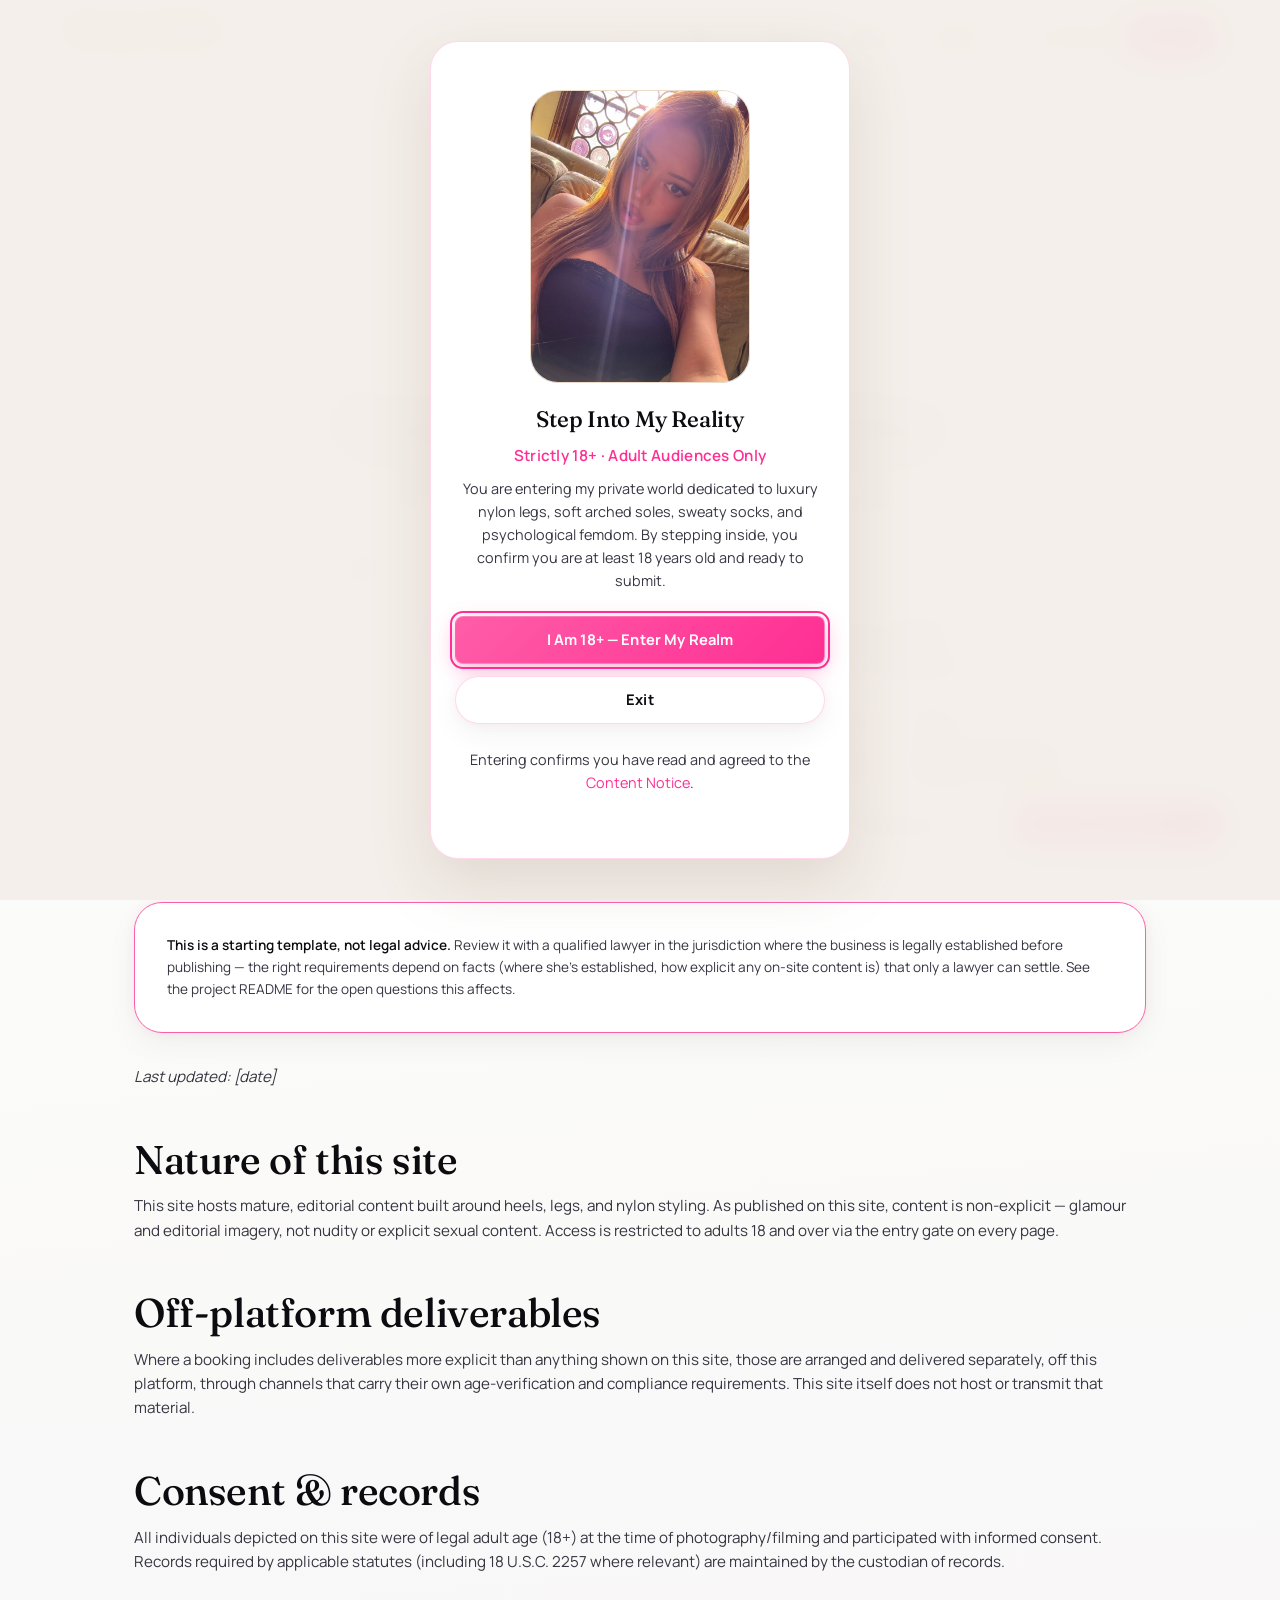
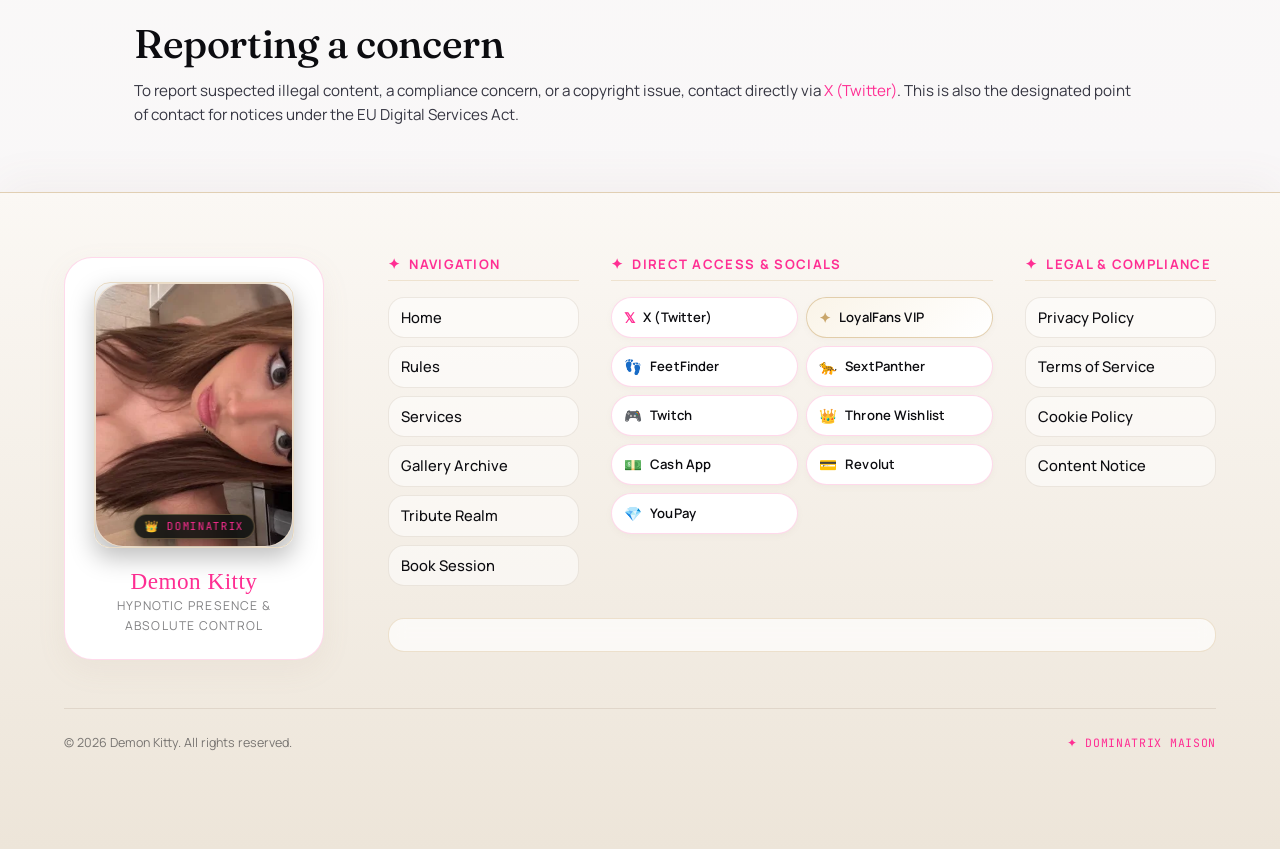
<file: content-notice.html>
<!doctype html>
<html lang="en">
<head>
  <meta charset="UTF-8">
  <meta name="viewport" content="width=device-width, initial-scale=1, viewport-fit=cover">
  <title>Content Notice — Demon Kitty</title>
  <meta name="description" content="Adult content disclosure, 18+ requirement, and illegal-content reporting point of contact.">
  <link rel="canonical" href="https://demon-kitty.netlify.app/content-notice.html">
  <meta property="og:title" content="Content Notice — Demon Kitty">
  <meta property="og:description" content="Adult content disclosure, 18+ requirement, and illegal-content reporting point of contact.">
  <meta property="og:type" content="website">
  <meta property="og:url" content="https://demon-kitty.netlify.app/content-notice.html">
  <meta property="og:image" content="assets/img/age_gate.webp">
  <meta name="twitter:card" content="summary_large_image">
  <meta name="theme-color" content="#FAF6F0">
  <link rel="icon" type="image/svg+xml" href="assets/img/mark.svg">
  <link rel="apple-touch-icon" href="assets/img/mark.svg">
  <link rel="preconnect" href="https://fonts.googleapis.com">
  <link rel="preconnect" href="https://fonts.gstatic.com" crossorigin>
  <link href="https://fonts.googleapis.com/css2?family=Fraunces:ital,opsz,wght@0,9..144,400;0,9..144,500;0,9..144,600;1,9..144,500&amp;family=Manrope:wght@400;500;600;700;800&amp;family=JetBrains+Mono:wght@400;500;600&amp;display=swap" rel="stylesheet">
  <link rel="stylesheet" href="assets/css/styles.css?v=4">
  <script>
    (function(){
      try {
        var v = localStorage.getItem('vq_age_verified');
        if ((v && Date.now() < JSON.parse(v).expiry) || document.cookie.indexOf('vq_age_verified=1') !== -1) {
          document.documentElement.classList.add('age-verified');
        }
      } catch(e) {}
    })();
  </script>
  <script>
    (function(){
      try {
        var t = localStorage.getItem('dk_theme');
        if (t === 'dark') document.documentElement.setAttribute('data-theme', 'dark');
      } catch(e){}
    })();
  </script>
</head>
<body>

  <!-- ════════════════════════════════════════════════════════════
       AGE GATE
       ════════════════════════════════════════════════════════════ -->
<div class="age-gate" id="age-gate" role="dialog" aria-modal="true" aria-label="Age verification">
    <div class="age-gate__panel">
      <div class="age-gate__logo"><div class="logo-wrapper logo-wrapper--mark" aria-label="Demon Kitty logo"><img src="assets/img/age_gate.webp" alt="Demon Kitty" style="width: 100%; height: 100%; object-fit: cover; border-radius: var(--radius-lg);" decoding="async"></div></div>
      <h2>Step Into My Reality</h2>
      <p style="color:var(--accent); font-weight:600; font-size:0.95rem; margin-bottom:var(--space-2); letter-spacing:0.02em;">Strictly 18+ &middot; Adult Audiences Only</p>
      <p style="color:var(--text-secondary); line-height:1.6; margin-bottom:var(--space-5);">You are entering my private world dedicated to luxury nylon legs, soft arched soles, sweaty socks, and psychological femdom. By stepping inside, you confirm you are at least 18 years old and ready to submit.</p>
      <div class="age-gate__actions">
        <button class="btn btn-primary btn-block" data-age-enter type="button">I Am 18+ — Enter My Realm</button>
        <button class="btn btn-ghost btn-block" data-age-exit type="button">Exit</button>
      </div>
      <p class="age-gate__meta">Entering confirms you have read and agreed to the <a href="content-notice.html" style="color:var(--accent);">Content Notice</a>.</p>
    </div>
  </div>

  <!-- ════════════════════════════════════════════════════════════
       HEADER
       ════════════════════════════════════════════════════════════ -->
  <header class="site-header">
    <a href="index.html" class="site-header__logo text-logo" aria-label="Demon Kitty home">
      <span class="header-name">Demon Kitty</span>
      <span class="header-motto">Your Eternal addiction</span>
    </a>
    <nav class="desktop-nav" aria-label="Main navigation">
      <ul>
        <li><a href="index.html">Home</a></li>
        <li><a href="rules.html">Rules</a></li>
        <li><a href="services.html">Services</a></li>
        <li><a href="gallery.html">Gallery</a></li>
        <li><a href="tribute.html">Tribute</a></li>
        <li>
          <button class="theme-switch-btn" data-theme-toggle type="button" aria-label="Toggle dark mode">
            <span class="theme-icon" aria-hidden="true"></span>
            <span class="theme-label">Dark Mode</span>
          </button>
        </li>
        <li><a href="book.html" class="btn btn-primary btn-sm">Book Me</a></li>
      </ul>
    </nav>
    <button class="theme-switch-btn theme-switch-btn--mobile" data-theme-toggle type="button" aria-label="Toggle dark mode">
      <span class="theme-icon" aria-hidden="true"></span>
      <span class="theme-label">Dark Mode</span>
    </button>
    <button class="menu-btn" data-nav-open type="button" aria-label="Open menu" aria-expanded="false" aria-controls="nav-drawer">
      <span></span><span></span><span></span>
    </button>
  </header>

  <div class="nav-drawer" id="nav-drawer">
    <div class="nav-drawer__panel">
      <button class="nav-drawer__close menu-btn" data-nav-close type="button" aria-label="Close menu">
        <span style="transform:translateY(6.5px) rotate(45deg);"></span>
        <span style="opacity:0;"></span>
        <span style="transform:translateY(-6.5px) rotate(-45deg);"></span>
      </button>
      <div class="nav-drawer__logo">
        <div class="logo-wrapper logo-wrapper--nav" aria-label="Demon Kitty logo"><img src="assets/img/nav_logo.webp" alt="Demon Kitty" style="width: 100%; height: 100%; object-fit: cover; border-radius: var(--radius-lg);" decoding="async"></div>
      </div>
      <nav aria-label="Main">
        <ul>
          <li><a href="index.html">Home</a></li>
          <li><a href="rules.html">Rules</a></li>
          <li><a href="services.html">Services</a></li>
          <li><a href="gallery.html">Gallery</a></li>
          <li><a href="tribute.html">Tribute</a></li>
          <li><a href="book.html">Book Me</a></li>
        </ul>
      </nav>
      <div style="margin: var(--space-4) 0; padding-inline: var(--space-2);">
        <button class="theme-switch-btn" data-theme-toggle type="button" aria-label="Toggle dark mode" style="width: 100%; justify-content: center; padding: 10px 16px;">
          <span class="theme-icon" aria-hidden="true"></span>
          <span class="theme-label">Dark Mode</span>
        </button>
      </div>
            <div class="nav-drawer__foot">
        <p><a href="https://x.com/DemonKittySlut" target="_blank" rel="noopener">X (Twitter)</a></p>
        <p><a href="https://www.loyalfans.com/demonkittyslut" target="_blank" rel="noopener">LoyalFans</a></p>
        <p><a href="https://app.feetfinder.com/userProfile/goddessvietkitty" target="_blank" rel="noopener">FeetFinder</a></p>
        <p><a href="https://www.sextpanther.com/goddessvietkitty" target="_blank" rel="noopener">SextPanther</a></p>
        <p><a href="https://www.twitch.tv/demonkittyslut" target="_blank" rel="noopener">Twitch</a></p>
        <p><a href="https://throne.com/demonkittyslut" target="_blank" rel="noopener">Throne Wishlist</a></p>
        <p><a href="https://cash.app/$demonkittyslut" target="_blank" rel="noopener">Cash App</a></p>
        <p><a href="https://revolut.me/demonkittyswag" target="_blank" rel="noopener">Revolut</a></p>
        <p><a href="https://youpay.me/DemonKittySlut" target="_blank" rel="noopener">YouPay</a></p>
      </div>
    </div>
  </div>
  <main>

    <section class="page-head has-video-bg sheen">
      <div class="hero-video-container" aria-hidden="true">
        <video class="hero-video-bg is-active" autoplay muted playsinline loop preload="auto">
          <source src="assets/video/dk_video_10.mp4" type="video/mp4">
        </video>
        <video class="hero-video-bg is-idle" muted playsinline preload="auto"></video>
      </div>
      <div class="container hero-content page-hero-command">
        <div class="page-hero-badge">
          <span class="badge-dot"></span>
          <span>18+ Compliance &middot; 2257 Exemption</span>
        </div>
        <h1 class="page-hero-title">Content &amp; Age Notice</h1>
        <p class="page-hero-statement">All models appearing on this site are at least 18 years of age. All content is produced and distributed in full legal compliance.</p>
        
        <div class="page-protocol-bar">
          <div class="protocol-chip"><span>01</span> 100% Age Verified</div>
          <div class="protocol-chip"><span>02</span> 18 U.S.C. 2257 Compliant</div>
          <div class="protocol-chip"><span>03</span> Consensual Production</div>
        </div>

        <div style="display: flex; gap: var(--space-4); justify-content: center; flex-wrap: wrap; margin-top: var(--space-5);">
          <a href="#notice-body" class="btn btn-primary" style="min-width: 200px;">Review Statement &darr;</a>
          <a href="index.html" class="btn btn-ghost" style="min-width: 180px; background: rgba(255,255,255,0.92); color: #0C0C10;">Enter Domain &rarr;</a>
        </div>
      </div>
    </section>
    <section class="container prose" id="notice-body">

      <div class="card" style="margin-bottom:var(--space-6); border-color: var(--bordeaux-light, var(--surface-border));">
        <p style="font-size:0.85rem; color:var(--text-secondary); margin:0;"><strong>This is a starting template, not legal advice.</strong> Review it with a qualified lawyer in the jurisdiction where the business is legally established before publishing — the right requirements depend on facts (where she's established, how explicit any on-site content is) that only a lawyer can settle. See the project README for the open questions this affects.</p>
      </div>

      <p><em>Last updated: [date]</em></p>

      <h2>Nature of this site</h2>
      <p>This site hosts mature, editorial content built around heels, legs, and nylon styling. As published on this site, content is non-explicit — glamour and editorial imagery, not nudity or explicit sexual content. Access is restricted to adults 18 and over via the entry gate on every page.</p>

      <h2>Off-platform deliverables</h2>
      <p>Where a booking includes deliverables more explicit than anything shown on this site, those are arranged and delivered separately, off this platform, through channels that carry their own age-verification and compliance requirements. This site itself does not host or transmit that material.</p>

      <h2>Consent &amp; records</h2>
      <p>All individuals depicted on this site were of legal adult age (18+) at the time of photography/filming and participated with informed consent. Records required by applicable statutes (including 18 U.S.C. 2257 where relevant) are maintained by the custodian of records.</p>

      <h2>Reporting a concern</h2>
      <p>To report suspected illegal content, a compliance concern, or a copyright issue, contact directly via <a href="https://x.com/DemonKittySlut" target="_blank" rel="noopener" style="color:var(--accent);">X (Twitter)</a>. This is also the designated point of contact for notices under the EU Digital Services Act.</p>
    </section>

  </main>

  <footer class="site-footer">
    <div class="container-wide">
      <div class="site-footer__inner">
        
        <!-- Left Brand Showcase Card -->
        <div class="site-footer__brand-card">
          <div class="logo-wrapper logo-wrapper--footer" aria-label="Demon Kitty portrait">
            <img src="assets/img/footer_portrait.webp" alt="Demon Kitty" loading="lazy" decoding="async">
            <div class="footer-brand__badge">👑 Dominatrix</div>
          </div>
          <div class="footer-brand__meta">
            <h3 class="footer-brand__name">Demon Kitty</h3>
            <p class="footer-brand__subtitle">Hypnotic Presence &amp; Absolute Control</p>
          </div>
        </div>

        <!-- Right Content Columns -->
        <div class="site-footer__content">
          <div class="site-footer__grid">
            
            <!-- Col 1: Pages -->
            <div class="footer-col">
              <h4 class="footer-col__title"><span class="gold-symbol">✦</span> Navigation</h4>
              <ul class="footer-links">
                <li><a href="index.html"><span>Home</span> <span class="link-arrow">→</span></a></li>
                <li><a href="rules.html"><span>Rules</span> <span class="link-arrow">→</span></a></li>
                <li><a href="services.html"><span>Services</span> <span class="link-arrow">→</span></a></li>
                <li><a href="gallery.html"><span>Gallery Archive</span> <span class="link-arrow">→</span></a></li>
                <li><a href="tribute.html"><span>Tribute Realm</span> <span class="link-arrow">→</span></a></li>
                <li><a href="book.html"><span>Book Session</span> <span class="link-arrow">→</span></a></li>
              </ul>
            </div>

            <!-- Col 2: Socials & Direct Links -->
            <div class="footer-col footer-col--wide">
              <h4 class="footer-col__title"><span class="gold-symbol">✦</span> Direct Access &amp; Socials</h4>
              <div class="footer-social-grid">
                <a href="https://x.com/DemonKittySlut" target="_blank" rel="noopener" class="footer-social-pill">
                  <span class="pill-icon">𝕏</span>
                  <span class="pill-name">X (Twitter)</span>
                </a>
                <a href="https://www.loyalfans.com/demonkittyslut" target="_blank" rel="noopener" class="footer-social-pill footer-social-pill--vip">
                  <span class="pill-star">✦</span>
                  <span class="pill-name">LoyalFans VIP</span>
                </a>
                <a href="https://app.feetfinder.com/userProfile/goddessvietkitty" target="_blank" rel="noopener" class="footer-social-pill">
                  <span class="pill-icon">👣</span>
                  <span class="pill-name">FeetFinder</span>
                </a>
                <a href="https://www.sextpanther.com/goddessvietkitty" target="_blank" rel="noopener" class="footer-social-pill">
                  <span class="pill-icon">🐆</span>
                  <span class="pill-name">SextPanther</span>
                </a>
                <a href="https://www.twitch.tv/demonkittyslut" target="_blank" rel="noopener" class="footer-social-pill">
                  <span class="pill-icon">🎮</span>
                  <span class="pill-name">Twitch</span>
                </a>
                <a href="https://throne.com/demonkittyslut" target="_blank" rel="noopener" class="footer-social-pill">
                  <span class="pill-icon">👑</span>
                  <span class="pill-name">Throne Wishlist</span>
                </a>
                <a href="https://cash.app/$demonkittyslut" target="_blank" rel="noopener" class="footer-social-pill">
                  <span class="pill-icon">💵</span>
                  <span class="pill-name">Cash App</span>
                </a>
                <a href="https://revolut.me/demonkittyswag" target="_blank" rel="noopener" class="footer-social-pill">
                  <span class="pill-icon">💳</span>
                  <span class="pill-name">Revolut</span>
                </a>
                <a href="https://youpay.me/DemonKittySlut" target="_blank" rel="noopener" class="footer-social-pill">
                  <span class="pill-icon">💎</span>
                  <span class="pill-name">YouPay</span>
                </a>
              </div>
            </div>

            <!-- Col 3: Legal -->
            <div class="footer-col">
              <h4 class="footer-col__title"><span class="gold-symbol">✦</span> Legal &amp; Compliance</h4>
              <ul class="footer-links">
                <li><a href="privacy.html"><span>Privacy Policy</span> <span class="link-arrow">→</span></a></li>
                <li><a href="terms.html"><span>Terms of Service</span> <span class="link-arrow">→</span></a></li>
                <li><a href="cookies.html"><span>Cookie Policy</span> <span class="link-arrow">→</span></a></li>
                <li><a href="content-notice.html"><span>Content Notice</span> <span class="link-arrow">→</span></a></li>
              </ul>
            </div>

          </div>

          <!-- Tagline Box -->
          <div class="footer-quote-box">
          </div>

        </div>

      </div>

      <!-- Bottom Bar -->
      <div class="site-footer__bottom">
        <span>&copy; <span data-year></span> Demon Kitty. All rights reserved.</span>
        <span class="footer-bottom__badge">✦ Dominatrix Maison</span>
      </div>
    </div>
  </footer>

  <div class="mobile-bar">
    <a class="btn btn-primary" href="book.html">Book Me</a>
    <a class="btn btn-ghost" href="https://www.loyalfans.com/demonkittyslut" target="_blank" rel="noopener">LoyalFans</a>
    <a class="btn btn-ghost" href="https://x.com/DemonKittySlut" target="_blank" rel="noopener">X (Twitter)</a>
  </div>

  <div class="cookie-banner" id="cookie-banner" hidden>
    <h3>Your privacy choices</h3>
    <p>Necessary cookies keep the site running and are always on. Everything else is your call.</p>
    <div class="cookie-banner__options">
      <label class="cookie-check"><input type="checkbox" checked disabled> Necessary — always on</label>
      <label class="cookie-check"><input type="checkbox" data-cookie-analytics> Analytics — cookieless, aggregate only</label>
      <label class="cookie-check"><input type="checkbox" data-cookie-marketing> Marketing — retargeting, off by default</label>
    </div>
    <div class="cookie-banner__actions">
      <button class="btn btn-ghost btn-sm" data-cookie-necessary type="button">Necessary only</button>
      <button class="btn btn-primary btn-sm" data-cookie-save type="button">Save choices</button>
    </div>
  </div>
  <script src="assets/js/main.js?v=4"></script>
</body>
</html>
</file>
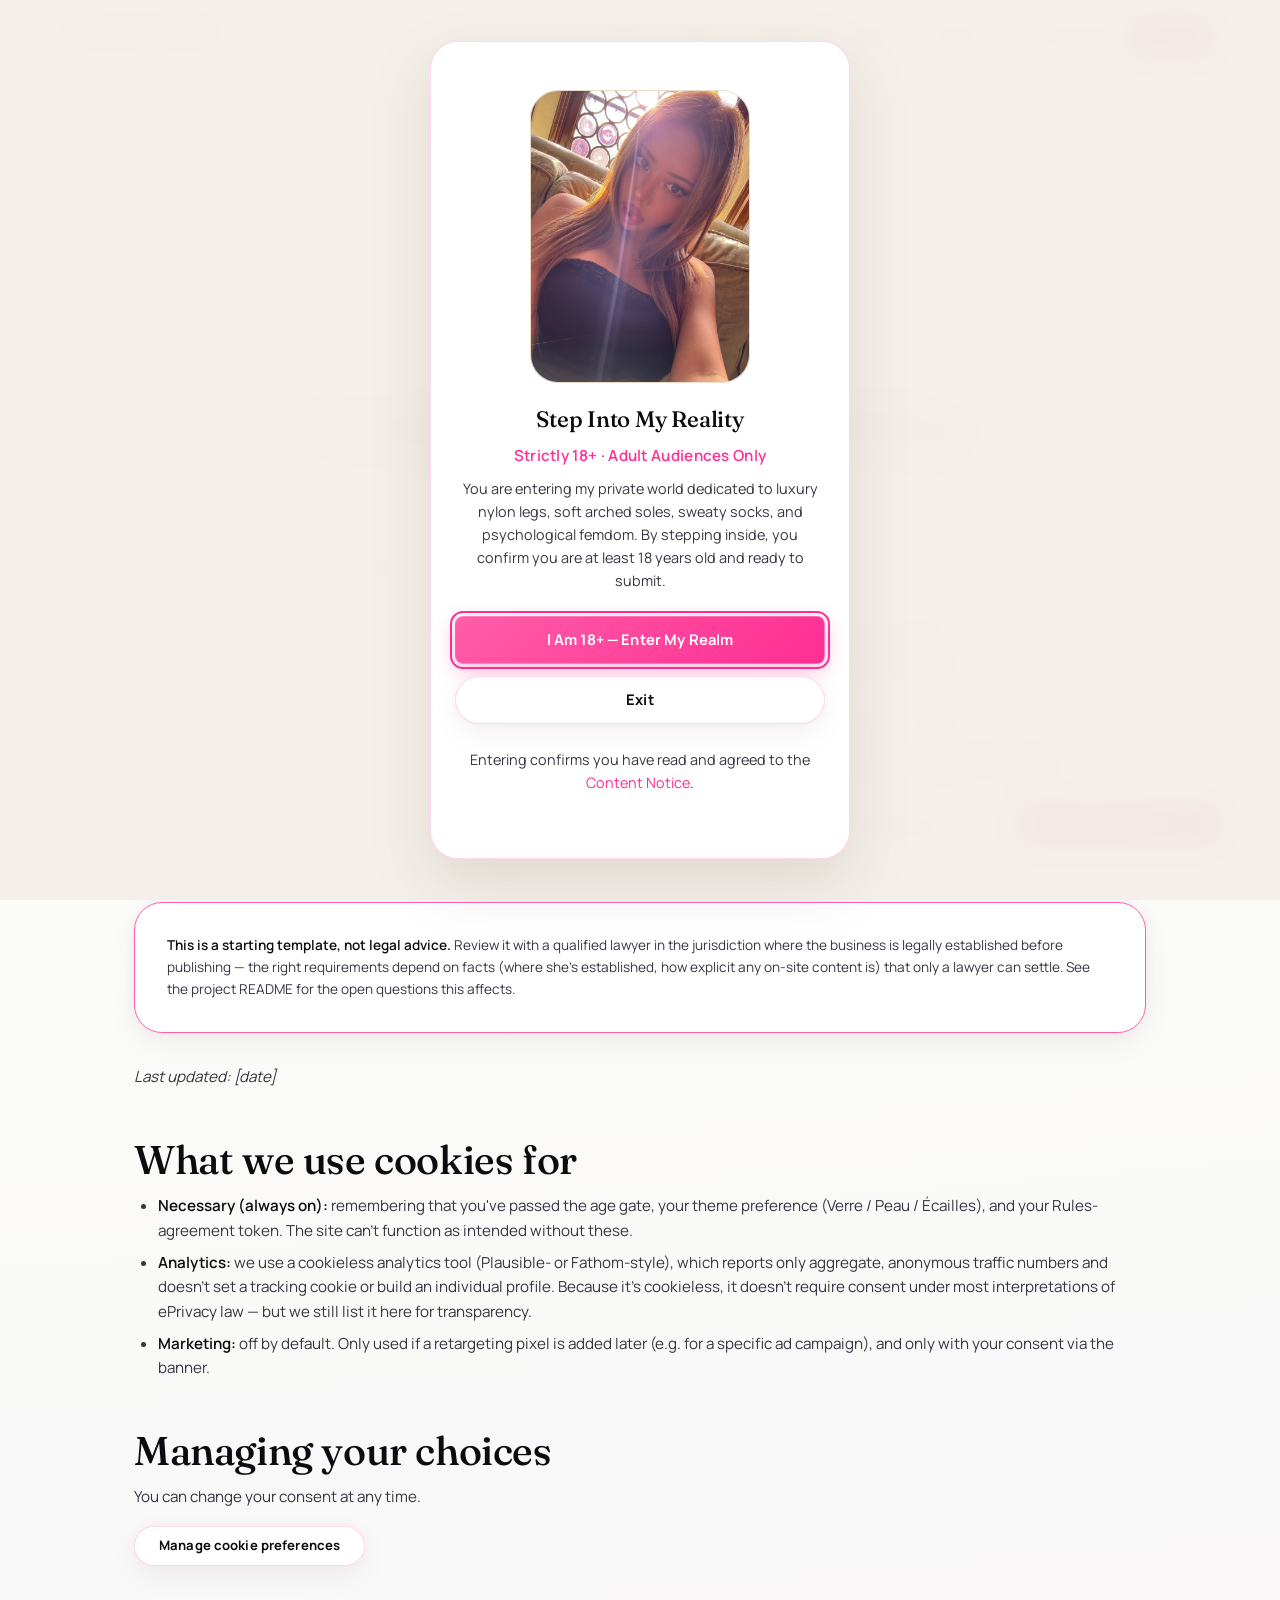
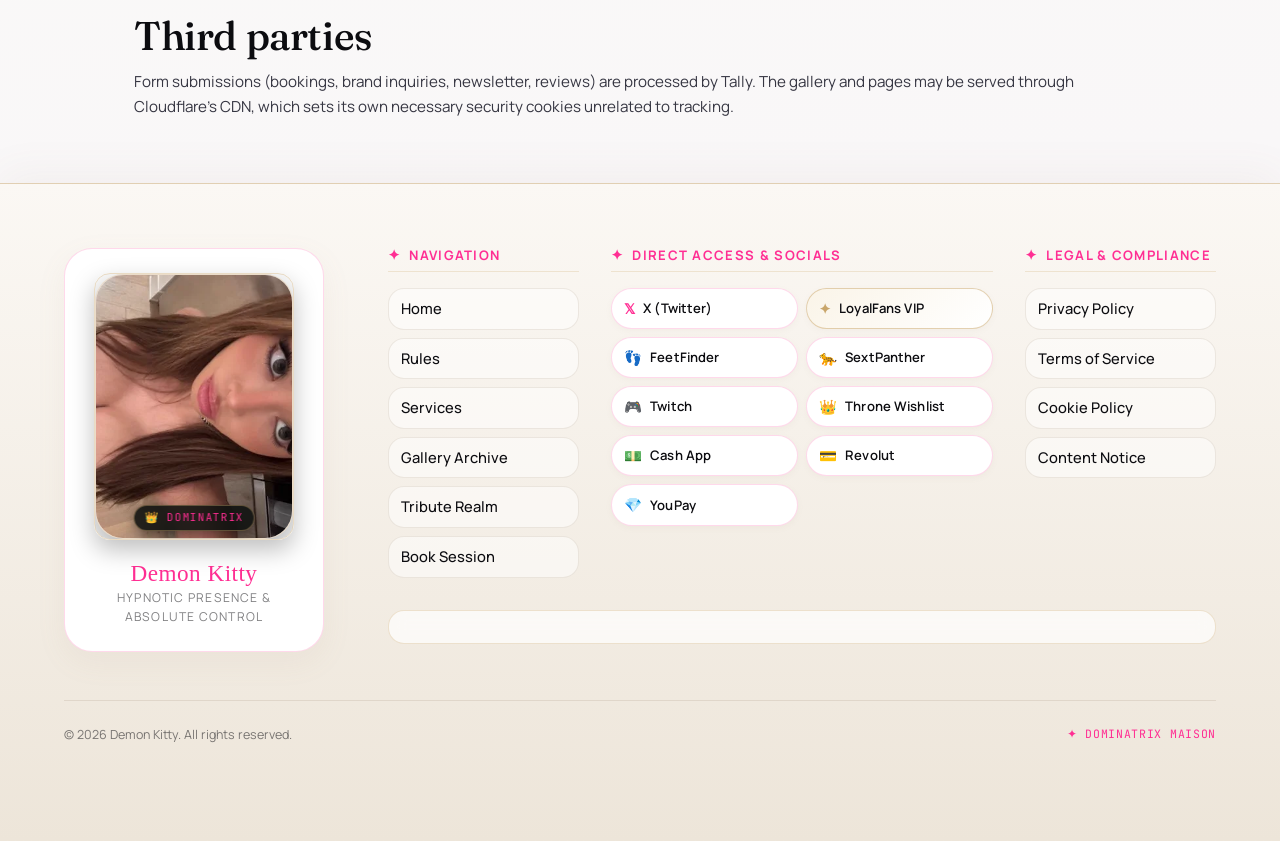
<file: cookies.html>
<!doctype html>
<html lang="en">
<head>
  <meta charset="UTF-8">
  <meta name="viewport" content="width=device-width, initial-scale=1, viewport-fit=cover">
  <title>Cookie Policy — Demon Kitty</title>
  <meta name="description" content="What cookies this site uses, why, and how you can control them.">
  <link rel="canonical" href="https://demon-kitty.netlify.app/cookies.html">
  <meta property="og:title" content="Cookie Policy — Demon Kitty">
  <meta property="og:description" content="What cookies this site uses, why, and how you can control them.">
  <meta property="og:type" content="website">
  <meta property="og:url" content="https://demon-kitty.netlify.app/cookies.html">
  <meta property="og:image" content="assets/img/age_gate.webp">
  <meta name="twitter:card" content="summary_large_image">
  <meta name="theme-color" content="#FAF6F0">
  <link rel="icon" type="image/svg+xml" href="assets/img/mark.svg">
  <link rel="apple-touch-icon" href="assets/img/mark.svg">
  <link rel="preconnect" href="https://fonts.googleapis.com">
  <link rel="preconnect" href="https://fonts.gstatic.com" crossorigin>
  <link href="https://fonts.googleapis.com/css2?family=Fraunces:ital,opsz,wght@0,9..144,400;0,9..144,500;0,9..144,600;1,9..144,500&amp;family=Manrope:wght@400;500;600;700;800&amp;family=JetBrains+Mono:wght@400;500;600&amp;display=swap" rel="stylesheet">
  <link rel="stylesheet" href="assets/css/styles.css?v=4">
  <script>
    (function(){
      try {
        var v = localStorage.getItem('vq_age_verified');
        if ((v && Date.now() < JSON.parse(v).expiry) || document.cookie.indexOf('vq_age_verified=1') !== -1) {
          document.documentElement.classList.add('age-verified');
        }
      } catch(e) {}
    })();
  </script>
  <script>
    (function(){
      try {
        var t = localStorage.getItem('dk_theme');
        if (t === 'dark') document.documentElement.setAttribute('data-theme', 'dark');
      } catch(e){}
    })();
  </script>
</head>
<body>

  <!-- ════════════════════════════════════════════════════════════
       AGE GATE
       ════════════════════════════════════════════════════════════ -->
<div class="age-gate" id="age-gate" role="dialog" aria-modal="true" aria-label="Age verification">
    <div class="age-gate__panel">
      <div class="age-gate__logo"><div class="logo-wrapper logo-wrapper--mark" aria-label="Demon Kitty logo"><img src="assets/img/age_gate.webp" alt="Demon Kitty" style="width: 100%; height: 100%; object-fit: cover; border-radius: var(--radius-lg);" decoding="async"></div></div>
      <h2>Step Into My Reality</h2>
      <p style="color:var(--accent); font-weight:600; font-size:0.95rem; margin-bottom:var(--space-2); letter-spacing:0.02em;">Strictly 18+ &middot; Adult Audiences Only</p>
      <p style="color:var(--text-secondary); line-height:1.6; margin-bottom:var(--space-5);">You are entering my private world dedicated to luxury nylon legs, soft arched soles, sweaty socks, and psychological femdom. By stepping inside, you confirm you are at least 18 years old and ready to submit.</p>
      <div class="age-gate__actions">
        <button class="btn btn-primary btn-block" data-age-enter type="button">I Am 18+ — Enter My Realm</button>
        <button class="btn btn-ghost btn-block" data-age-exit type="button">Exit</button>
      </div>
      <p class="age-gate__meta">Entering confirms you have read and agreed to the <a href="content-notice.html" style="color:var(--accent);">Content Notice</a>.</p>
    </div>
  </div>

  <!-- ════════════════════════════════════════════════════════════
       HEADER
       ════════════════════════════════════════════════════════════ -->
  <header class="site-header">
    <a href="index.html" class="site-header__logo text-logo" aria-label="Demon Kitty home">
      <span class="header-name">Demon Kitty</span>
      <span class="header-motto">Your Eternal addiction</span>
    </a>
    <nav class="desktop-nav" aria-label="Main navigation">
      <ul>
        <li><a href="index.html">Home</a></li>
        <li><a href="rules.html">Rules</a></li>
        <li><a href="services.html">Services</a></li>
        <li><a href="gallery.html">Gallery</a></li>
        <li><a href="tribute.html">Tribute</a></li>
        <li>
          <button class="theme-switch-btn" data-theme-toggle type="button" aria-label="Toggle dark mode">
            <span class="theme-icon" aria-hidden="true"></span>
            <span class="theme-label">Dark Mode</span>
          </button>
        </li>
        <li><a href="book.html" class="btn btn-primary btn-sm">Book Me</a></li>
      </ul>
    </nav>
    <button class="theme-switch-btn theme-switch-btn--mobile" data-theme-toggle type="button" aria-label="Toggle dark mode">
      <span class="theme-icon" aria-hidden="true"></span>
      <span class="theme-label">Dark Mode</span>
    </button>
    <button class="menu-btn" data-nav-open type="button" aria-label="Open menu" aria-expanded="false" aria-controls="nav-drawer">
      <span></span><span></span><span></span>
    </button>
  </header>

  <div class="nav-drawer" id="nav-drawer">
    <div class="nav-drawer__panel">
      <button class="nav-drawer__close menu-btn" data-nav-close type="button" aria-label="Close menu">
        <span style="transform:translateY(6.5px) rotate(45deg);"></span>
        <span style="opacity:0;"></span>
        <span style="transform:translateY(-6.5px) rotate(-45deg);"></span>
      </button>
      <div class="nav-drawer__logo">
        <div class="logo-wrapper logo-wrapper--nav" aria-label="Demon Kitty logo"><img src="assets/img/nav_logo.webp" alt="Demon Kitty" style="width: 100%; height: 100%; object-fit: cover; border-radius: var(--radius-lg);" decoding="async"></div>
      </div>
      <nav aria-label="Main">
        <ul>
          <li><a href="index.html">Home</a></li>
          <li><a href="rules.html">Rules</a></li>
          <li><a href="services.html">Services</a></li>
          <li><a href="gallery.html">Gallery</a></li>
          <li><a href="tribute.html">Tribute</a></li>
          <li><a href="book.html">Book Me</a></li>
        </ul>
      </nav>
      <div style="margin: var(--space-4) 0; padding-inline: var(--space-2);">
        <button class="theme-switch-btn" data-theme-toggle type="button" aria-label="Toggle dark mode" style="width: 100%; justify-content: center; padding: 10px 16px;">
          <span class="theme-icon" aria-hidden="true"></span>
          <span class="theme-label">Dark Mode</span>
        </button>
      </div>
            <div class="nav-drawer__foot">
        <p><a href="https://x.com/DemonKittySlut" target="_blank" rel="noopener">X (Twitter)</a></p>
        <p><a href="https://www.loyalfans.com/demonkittyslut" target="_blank" rel="noopener">LoyalFans</a></p>
        <p><a href="https://app.feetfinder.com/userProfile/goddessvietkitty" target="_blank" rel="noopener">FeetFinder</a></p>
        <p><a href="https://www.sextpanther.com/goddessvietkitty" target="_blank" rel="noopener">SextPanther</a></p>
        <p><a href="https://www.twitch.tv/demonkittyslut" target="_blank" rel="noopener">Twitch</a></p>
        <p><a href="https://throne.com/demonkittyslut" target="_blank" rel="noopener">Throne Wishlist</a></p>
        <p><a href="https://cash.app/$demonkittyslut" target="_blank" rel="noopener">Cash App</a></p>
        <p><a href="https://revolut.me/demonkittyswag" target="_blank" rel="noopener">Revolut</a></p>
        <p><a href="https://youpay.me/DemonKittySlut" target="_blank" rel="noopener">YouPay</a></p>
      </div>
    </div>
  </div>
  <main>

    <section class="page-head has-video-bg sheen">
      <div class="hero-video-container" aria-hidden="true">
        <video class="hero-video-bg is-active" autoplay muted playsinline loop preload="auto">
          <source src="assets/video/dk_video_9.mp4" type="video/mp4">
        </video>
        <video class="hero-video-bg is-idle" muted playsinline preload="auto"></video>
      </div>
      <div class="container hero-content page-hero-command">
        <div class="page-hero-badge">
          <span class="badge-dot"></span>
          <span>Technical Storage &middot; Essential Engine</span>
        </div>
        <h1 class="page-hero-title">Cookie &amp; Storage Policy</h1>
        <p class="page-hero-statement">We use local storage and essential session tokens solely for theme persistence and age verification compliance.</p>
        
        <div class="page-protocol-bar">
          <div class="protocol-chip"><span>01</span> Zero Ad Trackers</div>
          <div class="protocol-chip"><span>02</span> Theme Preference Storage</div>
          <div class="protocol-chip"><span>03</span> Age Gate Token</div>
        </div>

        <div style="display: flex; gap: var(--space-4); justify-content: center; flex-wrap: wrap; margin-top: var(--space-5);">
          <a href="#cookies-body" class="btn btn-primary" style="min-width: 200px;">Read Policy &darr;</a>
          <a href="index.html" class="btn btn-ghost" style="min-width: 180px; background: rgba(255,255,255,0.92); color: #0C0C10;">Return Home &rarr;</a>
        </div>
      </div>
    </section>
    <section class="container prose" id="cookies-body">

      <div class="card" style="margin-bottom:var(--space-6); border-color: var(--bordeaux-light, var(--surface-border));">
        <p style="font-size:0.85rem; color:var(--text-secondary); margin:0;"><strong>This is a starting template, not legal advice.</strong> Review it with a qualified lawyer in the jurisdiction where the business is legally established before publishing — the right requirements depend on facts (where she's established, how explicit any on-site content is) that only a lawyer can settle. See the project README for the open questions this affects.</p>
      </div>

      <p><em>Last updated: [date]</em></p>

      <h2>What we use cookies for</h2>
      <ul>
        <li><strong>Necessary (always on):</strong> remembering that you've passed the age gate, your theme preference (Verre / Peau / Écailles), and your Rules-agreement token. The site can't function as intended without these.</li>
        <li><strong>Analytics:</strong> we use a cookieless analytics tool (Plausible- or Fathom-style), which reports only aggregate, anonymous traffic numbers and doesn't set a tracking cookie or build an individual profile. Because it's cookieless, it doesn't require consent under most interpretations of ePrivacy law — but we still list it here for transparency.</li>
        <li><strong>Marketing:</strong> off by default. Only used if a retargeting pixel is added later (e.g. for a specific ad campaign), and only with your consent via the banner.</li>
      </ul>

      <h2>Managing your choices</h2>
      <p>You can change your consent at any time.</p>
      <p><button id="manage-cookies-btn" class="btn btn-ghost btn-sm" type="button">Manage cookie preferences</button></p>

      <h2>Third parties</h2>
      <p>Form submissions (bookings, brand inquiries, newsletter, reviews) are processed by Tally. The gallery and pages may be served through Cloudflare's CDN, which sets its own necessary security cookies unrelated to tracking.</p>
    </section>
    <script>
      document.getElementById('manage-cookies-btn').addEventListener('click', function () {
        try { localStorage.removeItem('vq_cookie_consent'); } catch (e) {}
        location.reload();
      });
    </script>

  </main>

  <footer class="site-footer">
    <div class="container-wide">
      <div class="site-footer__inner">
        
        <!-- Left Brand Showcase Card -->
        <div class="site-footer__brand-card">
          <div class="logo-wrapper logo-wrapper--footer" aria-label="Demon Kitty portrait">
            <img src="assets/img/footer_portrait.webp" alt="Demon Kitty" loading="lazy" decoding="async">
            <div class="footer-brand__badge">👑 Dominatrix</div>
          </div>
          <div class="footer-brand__meta">
            <h3 class="footer-brand__name">Demon Kitty</h3>
            <p class="footer-brand__subtitle">Hypnotic Presence &amp; Absolute Control</p>
          </div>
        </div>

        <!-- Right Content Columns -->
        <div class="site-footer__content">
          <div class="site-footer__grid">
            
            <!-- Col 1: Pages -->
            <div class="footer-col">
              <h4 class="footer-col__title"><span class="gold-symbol">✦</span> Navigation</h4>
              <ul class="footer-links">
                <li><a href="index.html"><span>Home</span> <span class="link-arrow">→</span></a></li>
                <li><a href="rules.html"><span>Rules</span> <span class="link-arrow">→</span></a></li>
                <li><a href="services.html"><span>Services</span> <span class="link-arrow">→</span></a></li>
                <li><a href="gallery.html"><span>Gallery Archive</span> <span class="link-arrow">→</span></a></li>
                <li><a href="tribute.html"><span>Tribute Realm</span> <span class="link-arrow">→</span></a></li>
                <li><a href="book.html"><span>Book Session</span> <span class="link-arrow">→</span></a></li>
              </ul>
            </div>

            <!-- Col 2: Socials & Direct Links -->
            <div class="footer-col footer-col--wide">
              <h4 class="footer-col__title"><span class="gold-symbol">✦</span> Direct Access &amp; Socials</h4>
              <div class="footer-social-grid">
                <a href="https://x.com/DemonKittySlut" target="_blank" rel="noopener" class="footer-social-pill">
                  <span class="pill-icon">𝕏</span>
                  <span class="pill-name">X (Twitter)</span>
                </a>
                <a href="https://www.loyalfans.com/demonkittyslut" target="_blank" rel="noopener" class="footer-social-pill footer-social-pill--vip">
                  <span class="pill-star">✦</span>
                  <span class="pill-name">LoyalFans VIP</span>
                </a>
                <a href="https://app.feetfinder.com/userProfile/goddessvietkitty" target="_blank" rel="noopener" class="footer-social-pill">
                  <span class="pill-icon">👣</span>
                  <span class="pill-name">FeetFinder</span>
                </a>
                <a href="https://www.sextpanther.com/goddessvietkitty" target="_blank" rel="noopener" class="footer-social-pill">
                  <span class="pill-icon">🐆</span>
                  <span class="pill-name">SextPanther</span>
                </a>
                <a href="https://www.twitch.tv/demonkittyslut" target="_blank" rel="noopener" class="footer-social-pill">
                  <span class="pill-icon">🎮</span>
                  <span class="pill-name">Twitch</span>
                </a>
                <a href="https://throne.com/demonkittyslut" target="_blank" rel="noopener" class="footer-social-pill">
                  <span class="pill-icon">👑</span>
                  <span class="pill-name">Throne Wishlist</span>
                </a>
                <a href="https://cash.app/$demonkittyslut" target="_blank" rel="noopener" class="footer-social-pill">
                  <span class="pill-icon">💵</span>
                  <span class="pill-name">Cash App</span>
                </a>
                <a href="https://revolut.me/demonkittyswag" target="_blank" rel="noopener" class="footer-social-pill">
                  <span class="pill-icon">💳</span>
                  <span class="pill-name">Revolut</span>
                </a>
                <a href="https://youpay.me/DemonKittySlut" target="_blank" rel="noopener" class="footer-social-pill">
                  <span class="pill-icon">💎</span>
                  <span class="pill-name">YouPay</span>
                </a>
              </div>
            </div>

            <!-- Col 3: Legal -->
            <div class="footer-col">
              <h4 class="footer-col__title"><span class="gold-symbol">✦</span> Legal &amp; Compliance</h4>
              <ul class="footer-links">
                <li><a href="privacy.html"><span>Privacy Policy</span> <span class="link-arrow">→</span></a></li>
                <li><a href="terms.html"><span>Terms of Service</span> <span class="link-arrow">→</span></a></li>
                <li><a href="cookies.html"><span>Cookie Policy</span> <span class="link-arrow">→</span></a></li>
                <li><a href="content-notice.html"><span>Content Notice</span> <span class="link-arrow">→</span></a></li>
              </ul>
            </div>

          </div>

          <!-- Tagline Box -->
          <div class="footer-quote-box">
          </div>

        </div>

      </div>

      <!-- Bottom Bar -->
      <div class="site-footer__bottom">
        <span>&copy; <span data-year></span> Demon Kitty. All rights reserved.</span>
        <span class="footer-bottom__badge">✦ Dominatrix Maison</span>
      </div>
    </div>
  </footer>

  <div class="mobile-bar">
    <a class="btn btn-primary" href="book.html">Book Me</a>
    <a class="btn btn-ghost" href="https://www.loyalfans.com/demonkittyslut" target="_blank" rel="noopener">LoyalFans</a>
    <a class="btn btn-ghost" href="https://x.com/DemonKittySlut" target="_blank" rel="noopener">X (Twitter)</a>
  </div>

  <div class="cookie-banner" id="cookie-banner" hidden>
    <h3>Your privacy choices</h3>
    <p>Necessary cookies keep the site running and are always on. Everything else is your call.</p>
    <div class="cookie-banner__options">
      <label class="cookie-check"><input type="checkbox" checked disabled> Necessary — always on</label>
      <label class="cookie-check"><input type="checkbox" data-cookie-analytics> Analytics — cookieless, aggregate only</label>
      <label class="cookie-check"><input type="checkbox" data-cookie-marketing> Marketing — retargeting, off by default</label>
    </div>
    <div class="cookie-banner__actions">
      <button class="btn btn-ghost btn-sm" data-cookie-necessary type="button">Necessary only</button>
      <button class="btn btn-primary btn-sm" data-cookie-save type="button">Save choices</button>
    </div>
  </div>
  <script src="assets/js/main.js?v=4"></script>
</body>
</html>
</file>
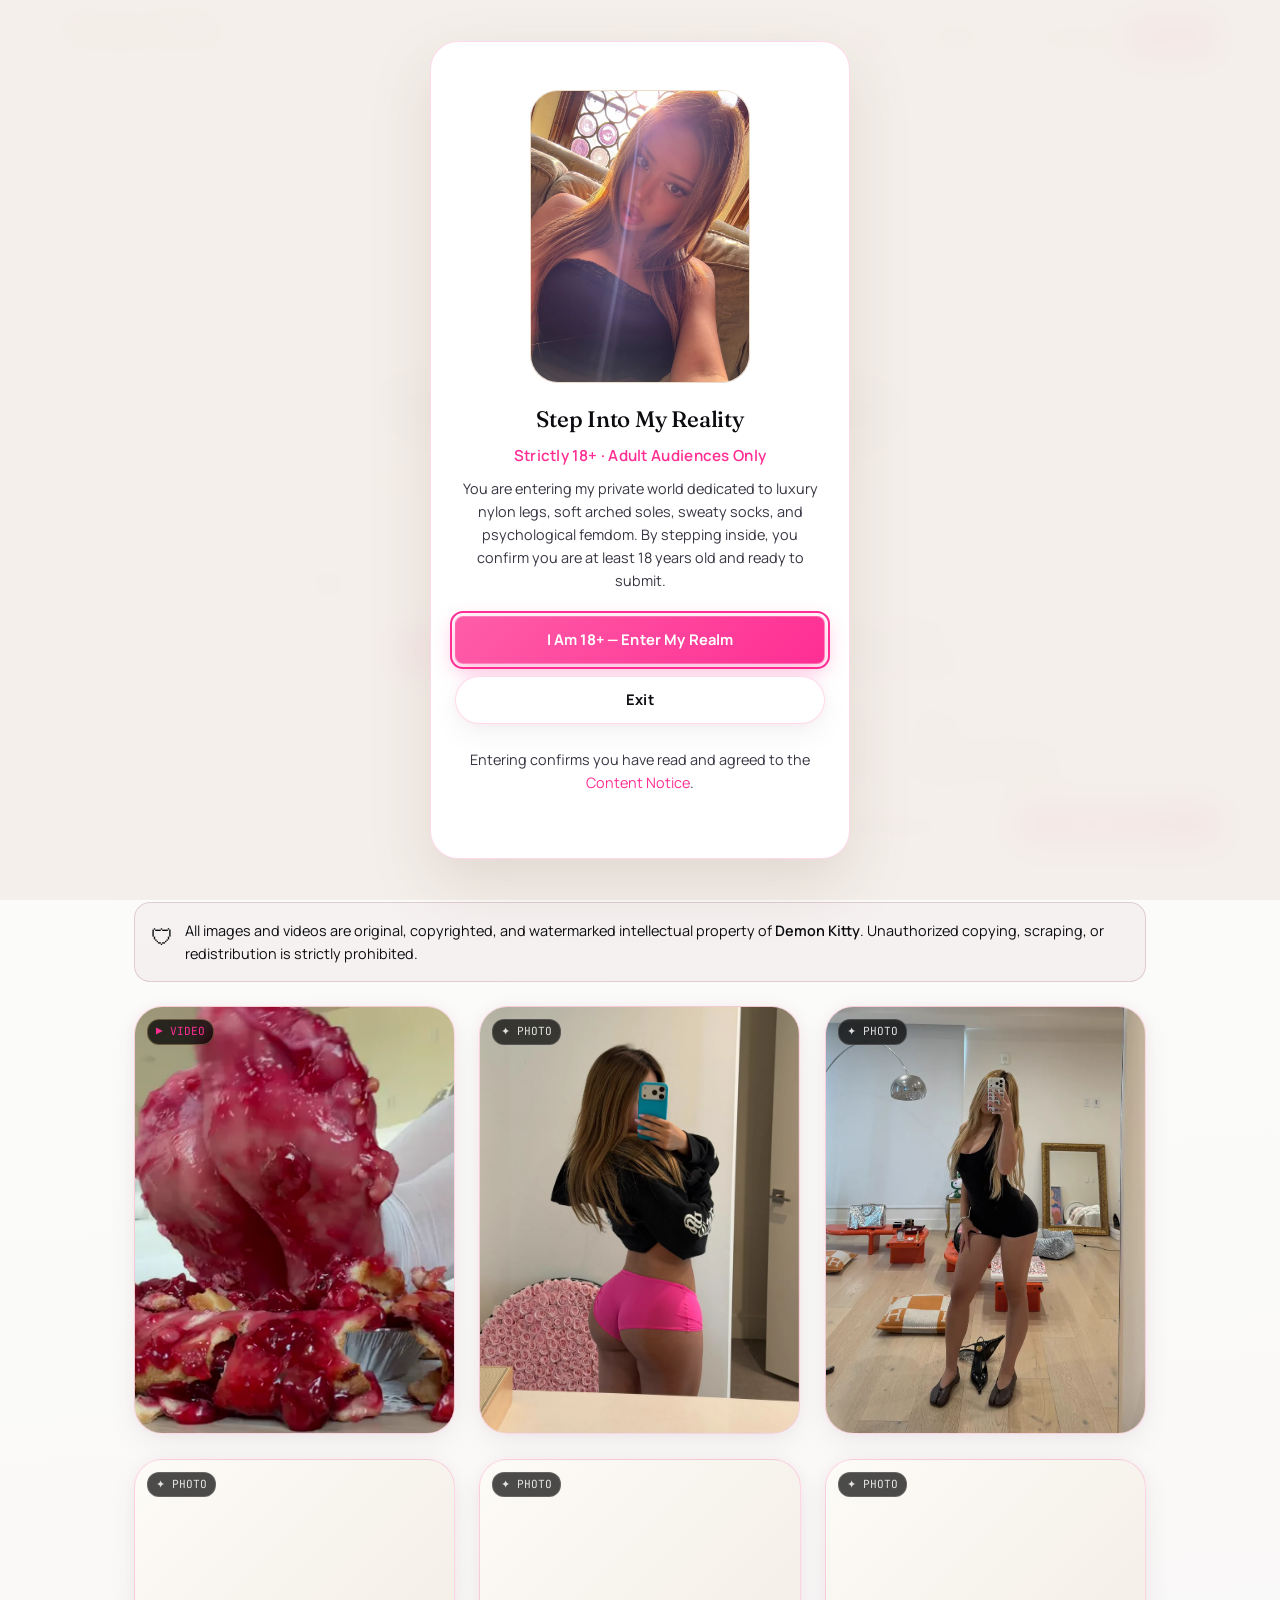
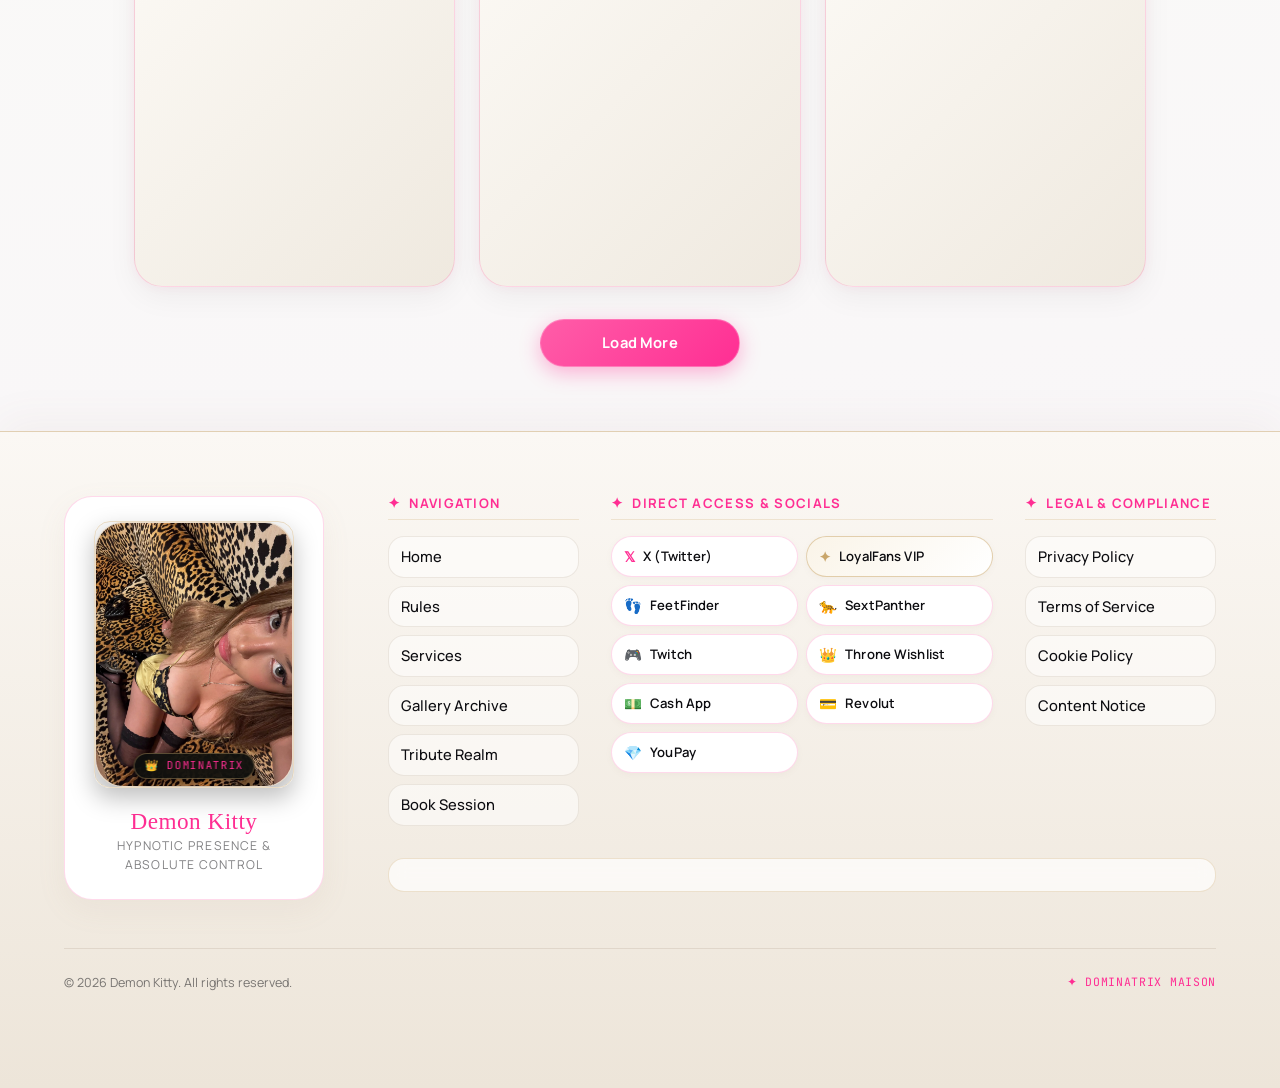
<file: gallery.html>
<!doctype html>
<html lang="en">
<head>
  <meta charset="UTF-8">
  <meta name="viewport" content="width=device-width, initial-scale=1, viewport-fit=cover">
  <title>Gallery — Demon Kitty</title>
  <meta name="description" content="A protected, categorized gallery of heels, legs, nylon, and lifestyle editorial work — watermarked and view-only.">
  <link rel="canonical" href="https://demon-kitty.netlify.app/gallery.html">
  <meta property="og:title" content="Gallery — Demon Kitty">
  <meta property="og:description" content="A protected, categorized gallery of heels, legs, nylon, and lifestyle editorial work — watermarked and view-only.">
  <meta property="og:type" content="website">
  <meta property="og:url" content="https://demon-kitty.netlify.app/gallery.html">
  <meta property="og:image" content="assets/img/age_gate.webp">
  <meta name="twitter:card" content="summary_large_image">
  <meta name="theme-color" content="#FAF6F0">
  <link rel="icon" type="image/svg+xml" href="assets/img/mark.svg">
  <link rel="apple-touch-icon" href="assets/img/mark.svg">
  <link rel="preconnect" href="https://fonts.googleapis.com">
  <link rel="preconnect" href="https://fonts.gstatic.com" crossorigin>
  <link href="https://fonts.googleapis.com/css2?family=Fraunces:ital,opsz,wght@0,9..144,400;0,9..144,500;0,9..144,600;1,9..144,500&family=Manrope:wght@400;500;600;700;800&family=JetBrains+Mono:wght@400;500;600&display=swap" rel="stylesheet">
  <link rel="stylesheet" href="assets/css/styles.css?v=4">
  <script>
    (function(){
      try {
        var v = localStorage.getItem('vq_age_verified');
        if ((v && Date.now() < JSON.parse(v).expiry) || document.cookie.indexOf('vq_age_verified=1') !== -1) {
          document.documentElement.classList.add('age-verified');
        }
      } catch(e) {}
    })();
  </script>
  <script>
    (function(){
      try {
        var t = localStorage.getItem('dk_theme');
        if (t === 'dark') document.documentElement.setAttribute('data-theme', 'dark');
      } catch(e){}
    })();
  </script>
</head>
<body>

  <!-- ════════════════════════════════════════════════════════════
       AGE GATE
       ════════════════════════════════════════════════════════════ -->
<div class="age-gate" id="age-gate" role="dialog" aria-modal="true" aria-label="Age verification">
    <div class="age-gate__panel">
      <div class="age-gate__logo"><div class="logo-wrapper logo-wrapper--mark" aria-label="Demon Kitty logo"><img src="assets/img/age_gate.webp" alt="Demon Kitty" style="width: 100%; height: 100%; object-fit: cover; border-radius: var(--radius-lg);" decoding="async"></div></div>
      <h2>Step Into My Reality</h2>
      <p style="color:var(--accent); font-weight:600; font-size:0.95rem; margin-bottom:var(--space-2); letter-spacing:0.02em;">Strictly 18+ &middot; Adult Audiences Only</p>
      <p style="color:var(--text-secondary); line-height:1.6; margin-bottom:var(--space-5);">You are entering my private world dedicated to luxury nylon legs, soft arched soles, sweaty socks, and psychological femdom. By stepping inside, you confirm you are at least 18 years old and ready to submit.</p>
      <div class="age-gate__actions">
        <button class="btn btn-primary btn-block" data-age-enter type="button">I Am 18+ — Enter My Realm</button>
        <button class="btn btn-ghost btn-block" data-age-exit type="button">Exit</button>
      </div>
      <p class="age-gate__meta">Entering confirms you have read and agreed to the <a href="content-notice.html" style="color:var(--accent);">Content Notice</a>.</p>
    </div>
  </div>

  <!-- ════════════════════════════════════════════════════════════
       HEADER
       ════════════════════════════════════════════════════════════ -->
  <header class="site-header">
    <a href="index.html" class="site-header__logo text-logo" aria-label="Demon Kitty home">
      <span class="header-name">Demon Kitty</span>
      <span class="header-motto">Your Eternal addiction</span>
    </a>
    <nav class="desktop-nav" aria-label="Main navigation">
      <ul>
        <li><a href="index.html">Home</a></li>
        <li><a href="rules.html">Rules</a></li>
        <li><a href="services.html">Services</a></li>
        <li><a href="gallery.html" class="is-active">Gallery</a></li>
        <li><a href="tribute.html">Tribute</a></li>
        <li>
          <button class="theme-switch-btn" data-theme-toggle type="button" aria-label="Toggle dark mode">
            <span class="theme-icon" aria-hidden="true"></span>
            <span class="theme-label">Dark Mode</span>
          </button>
        </li>
        <li><a href="book.html" class="btn btn-primary btn-sm">Book Me</a></li>
      </ul>
    </nav>
    <button class="theme-switch-btn theme-switch-btn--mobile" data-theme-toggle type="button" aria-label="Toggle dark mode">
      <span class="theme-icon" aria-hidden="true"></span>
      <span class="theme-label">Dark Mode</span>
    </button>
    <button class="menu-btn" data-nav-open type="button" aria-label="Open menu" aria-expanded="false" aria-controls="nav-drawer">
      <span></span><span></span><span></span>
    </button>
  </header>

  <!-- ─── Nav Drawer (mobile) ─── -->
  <div class="nav-drawer" id="nav-drawer">
    <div class="nav-drawer__panel">
      <button class="nav-drawer__close menu-btn" data-nav-close type="button" aria-label="Close menu">
        <span style="transform:translateY(6.5px) rotate(45deg);"></span>
        <span style="opacity:0;"></span>
        <span style="transform:translateY(-6.5px) rotate(-45deg);"></span>
      </button>
      <div class="nav-drawer__logo">
        <div class="logo-wrapper logo-wrapper--nav" aria-label="Demon Kitty logo"><img src="assets/img/nav_logo.webp" alt="Demon Kitty" style="width: 100%; height: 100%; object-fit: cover; border-radius: var(--radius-lg);" decoding="async"></div>
      </div>
      <nav aria-label="Main">
        <ul>
          <li><a href="index.html">Home</a></li>
          <li><a href="rules.html">Rules</a></li>
          <li><a href="services.html">Services</a></li>
          <li><a href="gallery.html" class="is-active">Gallery</a></li>
          <li><a href="tribute.html">Tribute</a></li>
          <li><a href="book.html">Book Me</a></li>
        </ul>
      </nav>
      <div style="margin: var(--space-4) 0; padding-inline: var(--space-2);">
        <button class="theme-switch-btn" data-theme-toggle type="button" aria-label="Toggle dark mode" style="width: 100%; justify-content: center; padding: 10px 16px;">
          <span class="theme-icon" aria-hidden="true"></span>
          <span class="theme-label">Dark Mode</span>
        </button>
      </div>
            <div class="nav-drawer__foot">
        <p><a href="https://x.com/DemonKittySlut" target="_blank" rel="noopener">X (Twitter)</a></p>
        <p><a href="https://www.loyalfans.com/demonkittyslut" target="_blank" rel="noopener">LoyalFans</a></p>
        <p><a href="https://app.feetfinder.com/userProfile/goddessvietkitty" target="_blank" rel="noopener">FeetFinder</a></p>
        <p><a href="https://www.sextpanther.com/goddessvietkitty" target="_blank" rel="noopener">SextPanther</a></p>
        <p><a href="https://www.twitch.tv/demonkittyslut" target="_blank" rel="noopener">Twitch</a></p>
        <p><a href="https://throne.com/demonkittyslut" target="_blank" rel="noopener">Throne Wishlist</a></p>
        <p><a href="https://cash.app/$demonkittyslut" target="_blank" rel="noopener">Cash App</a></p>
        <p><a href="https://revolut.me/demonkittyswag" target="_blank" rel="noopener">Revolut</a></p>
        <p><a href="https://youpay.me/DemonKittySlut" target="_blank" rel="noopener">YouPay</a></p>
      </div>
    </div>
  </div>

  <!-- ─── Main Content ─── -->
  <main>

    <!-- Page header -->
    <section class="page-head has-video-bg sheen">
      <div class="hero-video-container" aria-hidden="true">
        <video class="hero-video-bg is-active" autoplay muted playsinline loop preload="auto">
          <source src="assets/video/dk_video_13.mp4" type="video/mp4">
        </video>
        <video class="hero-video-bg is-idle" muted playsinline preload="auto"></video>
      </div>
      <div class="container hero-content page-hero-command">
        <div class="page-hero-badge">
          <span class="badge-dot"></span>
          <span>Exclusive Vault &middot; Original Media</span>
        </div>
        <h1 class="page-hero-title">The Archival Vault</h1>
        <p class="page-hero-statement">Unfiltered, high-resolution visual proof of my absolute control. Killer expressions, hypnotic gaze, endless nylon legs, soft soles, and domination — examine and worship.</p>
        
        <div class="page-protocol-bar">
          <div class="protocol-chip"><span>01</span> 120+ Archival Photos &amp; Clips</div>
          <div class="protocol-chip"><span>02</span> 4K Ultra HD Previews</div>
          <div class="protocol-chip"><span>03</span> Traceable Digital Watermarks</div>
        </div>

        <div style="display: flex; gap: var(--space-4); justify-content: center; flex-wrap: wrap; margin-top: var(--space-5);">
          <a href="#dynamic-gallery-grid" class="btn btn-primary" style="min-width: 220px;">Browse Archive (120+) &darr;</a>
          <a href="services.html" class="btn btn-ghost" style="min-width: 200px; background: rgba(255,255,255,0.92); color: #0C0C10;">Commission Custom &rarr;</a>
        </div>
      </div>
    </section>

    <section class="container">

      <!-- Protection notice -->
      <div class="gallery-notice">
        <span style="font-size:1.4rem;">🛡</span>
        <p style="margin:0; font-size:0.9rem; color:var(--text-primary);">All images and videos are original, copyrighted, and watermarked intellectual property of <strong>Demon Kitty</strong>. Unauthorized copying, scraping, or redistribution is strictly prohibited.</p>
      </div>

      <!-- Gallery Grid (Dynamically Populated 6 by 6) -->
      <div class="gallery-grid" id="dynamic-gallery-grid" style="display:grid; grid-template-columns:repeat(auto-fill, minmax(280px, 1fr)); gap:var(--space-5);">
      </div>

      <!-- Load More Button -->
      <div class="load-more-wrapper" style="text-align: center; margin-top: var(--space-6); margin-bottom: var(--space-6);">
        <button id="load-more-btn" class="btn btn-primary" type="button" style="min-width: 200px;">Load More</button>
        <p id="all-loaded-msg" style="display:none; color:var(--gold); font-family:var(--font-display); font-size:1.1rem; margin-top:var(--space-3); font-style:italic;">✦ All archival media unlocked</p>
      </div>

    </section>

    <!-- Lightbox Modal -->
    <div class="lightbox" id="gallery-lightbox">
      <div class="lightbox__frame" data-protected style="max-width: 900px; width: 90%; background: rgba(11, 15, 13, 0.95); border: 1px solid rgba(201, 166, 107, 0.3); border-radius: var(--radius-lg); padding: var(--space-4); text-align: center; position: relative; box-shadow: 0 20px 60px rgba(0,0,0,0.8);">
        <button class="lightbox__close" id="lightbox-close-btn" type="button" aria-label="Close" style="position:absolute; top:12px; right:12px; background:rgba(0,0,0,0.6); color:var(--gold); border:1px solid rgba(201,166,107,0.3); width:36px; height:36px; border-radius:50%; font-size:1.2rem; cursor:pointer; display:flex; align-items:center; justify-content:center; z-index:10;">✕</button>
        <div id="lightbox-media-container" style="max-height: 75vh; display: flex; align-items: center; justify-content: center; overflow: hidden; border-radius: var(--radius-md);">
        </div>
        <p id="lightbox-caption" style="color:var(--porcelain); font-family:var(--font-display); font-size:1rem; margin-top:var(--space-3); margin-bottom:0; letter-spacing:0.05em;"></p>
        <span style="color:var(--text-muted); font-family:var(--font-mono); font-size:0.75rem; display:block; margin-top:4px;">Protected Preview — &copy; Demon Kitty</span>
      </div>
    </div>

            <!-- Gallery Script -->
    <script>
      document.addEventListener('DOMContentLoaded', () => {
        // Complete Archival Media Collection (98 Photos + 26 Videos = 124 Items)
        const rawGalleryMedia = [
  {
    "id": "img_108",
    "rawFile": "who’s gonna lick this mess up when i’m done-_2026-08-11_020850_DemonKittySlut_2746.jpg",
    "file": "dk_img_108.webp",
    "src": "assets/img/dk_img_108.webp",
    "title": "Who’s gonna lick this mess up when i’m done-",
    "type": "image",
    "category": "sensual"
  },
  {
    "id": "img_72",
    "rawFile": "Phatttttt_2026-08-20_174639_DemonKittySlut_0241.jpg",
    "file": "dk_img_72.webp",
    "src": "assets/img/dk_img_72.webp",
    "title": "Phatttttt",
    "type": "image",
    "category": "sensual"
  },
  {
    "id": "vid_13",
    "rawFile": "who wants the entire cherry pie video_2026-08-11_204256_DemonKittySlut_5640.mp4",
    "file": "dk_video_13.mp4",
    "src": "assets/video/dk_video_13.mp4",
    "thumb": "assets/img/dk_video_13_thumb.webp",
    "title": "Who wants the entire cherry pie video",
    "type": "video",
    "category": "videos"
  },
  {
    "id": "img_13",
    "rawFile": "brattiest brat to ever brat -p_2026-07-08_180343_DemonKittySlut_1724.jpg",
    "file": "dk_img_13.webp",
    "src": "assets/img/dk_img_13.webp",
    "title": "Brattiest brat to ever brat -p",
    "type": "image",
    "category": "findom"
  },
  {
    "id": "img_3",
    "rawFile": "&lt;3_2026-06-24_175703_DemonKittySlut_9688.jpg",
    "file": "dk_img_3.webp",
    "src": "assets/img/dk_img_3.webp",
    "title": "❤️",
    "type": "image",
    "category": "sensual"
  },
  {
    "id": "vid_5",
    "rawFile": "freak 4 me D-_2026-08-10_185042_DemonKittySlut_1969.mp4",
    "file": "dk_video_5.mp4",
    "src": "assets/video/dk_video_5.mp4",
    "thumb": "assets/img/dk_video_5_thumb.webp",
    "title": "Freak 4 me D-",
    "type": "video",
    "category": "videos"
  },
  {
    "id": "img_97",
    "rawFile": "u wanna send to sum baddies_2026-06-21_203234_DemonKittySlut_4087.jpg",
    "file": "dk_img_97.webp",
    "src": "assets/img/dk_img_97.webp",
    "title": "U wanna send to sum baddies",
    "type": "image",
    "category": "sensual"
  },
  {
    "id": "img_79",
    "rawFile": "sex c asf_2026-08-13_004619_DemonKittySlut_6557.jpg",
    "file": "dk_img_79.webp",
    "src": "assets/img/dk_img_79.webp",
    "title": "Sex c asf",
    "type": "image",
    "category": "sensual"
  },
  {
    "id": "img_7",
    "rawFile": "@ me with throne $ends_2026-05-17_051000_DemonKittySlut_8280.jpg",
    "file": "dk_img_7.webp",
    "src": "assets/img/dk_img_7.webp",
    "title": "@ me with throne $ends",
    "type": "image",
    "category": "sensual"
  },
  {
    "id": "img_42",
    "rawFile": "heart breaker wallet drainer_2026-08-05_051117_DemonKittySlut_1282.jpg",
    "file": "dk_img_42.webp",
    "src": "assets/img/dk_img_42.webp",
    "title": "Heart breaker wallet drainer",
    "type": "image",
    "category": "findom"
  },
  {
    "id": "img_69",
    "rawFile": "no one like me exists_2026-04-13_210933_DemonKittySlut_8189.jpg",
    "file": "dk_img_69.webp",
    "src": "assets/img/dk_img_69.webp",
    "title": "No one like me exists",
    "type": "image",
    "category": "sensual"
  },
  {
    "id": "img_39",
    "rawFile": "gyatt damn_2026-05-18_205341_DemonKittySlut_3086.jpg",
    "file": "dk_img_39.webp",
    "src": "assets/img/dk_img_39.webp",
    "title": "Gyatt damn",
    "type": "image",
    "category": "sensual"
  },
  {
    "id": "img_59",
    "rawFile": "just woke up and feeling so damn greedyyyyy_2026-03-07_162656_DemonKittySlut_0503.jpg",
    "file": "dk_img_59.webp",
    "src": "assets/img/dk_img_59.webp",
    "title": "Just woke up and feeling so damn greedyyyyy",
    "type": "image",
    "category": "sensual"
  },
  {
    "id": "vid_12",
    "rawFile": "ur not ready for the full video _2026-08-19_020506_DemonKittySlut_0666.mp4",
    "file": "dk_video_12.mp4",
    "src": "assets/video/dk_video_12.mp4",
    "thumb": "assets/img/dk_video_12_thumb.webp",
    "title": "Ur not ready for the full video",
    "type": "video",
    "category": "videos"
  },
  {
    "id": "img_92",
    "rawFile": "twitter rich_2026-06-21_050524_DemonKittySlut_6961.jpg",
    "file": "dk_img_92.webp",
    "src": "assets/img/dk_img_92.webp",
    "title": "Twitter rich",
    "type": "image",
    "category": "sensual"
  },
  {
    "id": "img_111",
    "rawFile": "€ GURL &gt;&gt;&gt;_2026-07-21_000426_DemonKittySlut_5831.jpg",
    "file": "dk_img_111.webp",
    "src": "assets/img/dk_img_111.webp",
    "title": "€ GURL >>>",
    "type": "image",
    "category": "sensual"
  },
  {
    "id": "vid_11",
    "rawFile": "simp 4 me -p_2026-07-31_182226_DemonKittySlut_4564.mp4",
    "file": "dk_video_11.mp4",
    "src": "assets/video/dk_video_11.mp4",
    "thumb": "assets/img/dk_video_11_thumb.webp",
    "title": "Simp 4 me -p",
    "type": "video",
    "category": "videos"
  },
  {
    "id": "img_54",
    "rawFile": "im living my best hot girl life -P_2026-07-21_213939_DemonKittySlut_6603.jpg",
    "file": "dk_img_54.webp",
    "src": "assets/img/dk_img_54.webp",
    "title": "Im living my best hot girl life -P",
    "type": "image",
    "category": "sensual"
  },
  {
    "id": "img_58",
    "rawFile": "i’m on an airplane, ur sending me money_2026-06-17_045554_DemonKittySlut_4384.jpg",
    "file": "dk_img_58.webp",
    "src": "assets/img/dk_img_58.webp",
    "title": "I’m on an airplane, ur sending me money",
    "type": "image",
    "category": "findom"
  },
  {
    "id": "img_26",
    "rawFile": "face card lethal_2026-08-03_040653_DemonKittySlut_8746.jpg",
    "file": "dk_img_26.webp",
    "src": "assets/img/dk_img_26.webp",
    "title": "Face card lethal",
    "type": "image",
    "category": "sensual"
  },
  {
    "id": "img_27",
    "rawFile": "foot p-rn ️_2026-06-01_082029_DemonKittySlut_8849.jpg",
    "file": "dk_img_27.webp",
    "src": "assets/img/dk_img_27.webp",
    "title": "Foot porn ️",
    "type": "image",
    "category": "nylons-heels"
  },
  {
    "id": "img_6",
    "rawFile": "5’1 tiny waist fat ass_2026-03-10_172209_DemonKittySlut_6460.jpg",
    "file": "dk_img_6.webp",
    "src": "assets/img/dk_img_6.webp",
    "title": "5’1 tiny waist fat ass",
    "type": "image",
    "category": "sensual"
  },
  {
    "id": "img_52",
    "rawFile": "i made a MESSSSSS full video avail for purchase in my DM_2026-08-05_204120_DemonKittySlut_5759.jpg",
    "file": "dk_img_52.webp",
    "src": "assets/img/dk_img_52.webp",
    "title": "I made a MESSSSSS full video avail for purchase in my DM",
    "type": "image",
    "category": "sensual"
  },
  {
    "id": "img_29",
    "rawFile": "friday relapses go crazyyyyy_2026-07-10_210011_DemonKittySlut_3625.jpg",
    "file": "dk_img_29.webp",
    "src": "assets/img/dk_img_29.webp",
    "title": "Friday relapses go crazyyyyy",
    "type": "image",
    "category": "sensual"
  },
  {
    "id": "img_62",
    "rawFile": "laid up in da house with all dat ahhhhh_2026-05-14_203509_DemonKittySlut_1901.jpg",
    "file": "dk_img_62.webp",
    "src": "assets/img/dk_img_62.webp",
    "title": "Laid up in da house with all dat ahhhhh",
    "type": "image",
    "category": "sensual"
  },
  {
    "id": "img_40",
    "rawFile": "gym shoes _2026-05-29_022025_DemonKittySlut_5500.jpg",
    "file": "dk_img_40.webp",
    "src": "assets/img/dk_img_40.webp",
    "title": "Gym shoes",
    "type": "image",
    "category": "nylons-heels"
  },
  {
    "id": "img_19",
    "rawFile": "demon kitti_2026-07-19_162245_DemonKittySlut_2879.jpg",
    "file": "dk_img_19.webp",
    "src": "assets/img/dk_img_19.webp",
    "title": "Demon kitti",
    "type": "image",
    "category": "sensual"
  },
  {
    "id": "img_41",
    "rawFile": "he is literally retarded for my uggs and i can see why - because_2026-07-25_092730_DemonKittySlut_6629.jpg",
    "file": "dk_img_41.webp",
    "src": "assets/img/dk_img_41.webp",
    "title": "He is literally retarded for my uggs and i can see why - because",
    "type": "image",
    "category": "sensual"
  },
  {
    "id": "img_104",
    "rawFile": "who wants to be my bottega boot b-tch-_2026-07-01_003502_DemonKittySlut_1928.jpg",
    "file": "dk_img_104.webp",
    "src": "assets/img/dk_img_104.webp",
    "title": "Who wants to be my bottega boot bitch-",
    "type": "image",
    "category": "nylons-heels"
  },
  {
    "id": "img_21",
    "rawFile": "dinner for princesses_2026-06-14_032007_DemonKittySlut_1868.jpg",
    "file": "dk_img_21.webp",
    "src": "assets/img/dk_img_21.webp",
    "title": "Dinner for princesses",
    "type": "image",
    "category": "lifestyle"
  },
  {
    "id": "img_51",
    "rawFile": "i even trigger myself_2026-04-03_181457_DemonKittySlut_3719.jpg",
    "file": "dk_img_51.webp",
    "src": "assets/img/dk_img_51.webp",
    "title": "I even trigger myself",
    "type": "image",
    "category": "sensual"
  },
  {
    "id": "img_23",
    "rawFile": "EWWWWWWWWWWWW_2026-08-24_015745_DemonKittySlut_0797.jpg",
    "file": "dk_img_23.webp",
    "src": "assets/img/dk_img_23.webp",
    "title": "EWWWWWWWWWWWW",
    "type": "image",
    "category": "sensual"
  },
  {
    "id": "img_37",
    "rawFile": "greedy brat aura_2026-08-21_183140_DemonKittySlut_4459.jpg",
    "file": "dk_img_37.webp",
    "src": "assets/img/dk_img_37.webp",
    "title": "Greedy brat aura",
    "type": "image",
    "category": "findom"
  },
  {
    "id": "img_8",
    "rawFile": "angel face but i’ll drain tf outta u_2026-05-24_195313_DemonKittySlut_1051.jpg",
    "file": "dk_img_8.webp",
    "src": "assets/img/dk_img_8.webp",
    "title": "Angel face but i’ll drain tf outta u",
    "type": "image",
    "category": "findom"
  },
  {
    "id": "vid_2",
    "rawFile": "banana crusher wallet drainer demon kitty_2026-08-05_205755_DemonKittySlut_4402.mp4",
    "file": "dk_video_2.mp4",
    "src": "assets/video/dk_video_2.mp4",
    "thumb": "assets/img/dk_video_2_thumb.webp",
    "title": "Banana crusher wallet drainer demon kitty",
    "type": "video",
    "category": "videos"
  },
  {
    "id": "img_1",
    "rawFile": "#NewProfilePic_2026-04-01_223636_DemonKittySlut_0751.jpg",
    "file": "dk_img_1.webp",
    "src": "assets/img/dk_img_1.webp",
    "title": "NewProfilePic",
    "type": "image",
    "category": "sensual"
  },
  {
    "id": "img_50",
    "rawFile": "i bet you’d lick my sweat without thinking_2026-03-25_231223_DemonKittySlut_2145.jpg",
    "file": "dk_img_50.webp",
    "src": "assets/img/dk_img_50.webp",
    "title": "I bet you’d lick my sweat without thinking",
    "type": "image",
    "category": "sensual"
  },
  {
    "id": "img_87",
    "rawFile": "that’s it----- double it if u rlly are magic_2026-04-20_203929_DemonKittySlut_7588.jpg",
    "file": "dk_img_87.webp",
    "src": "assets/img/dk_img_87.webp",
    "title": "That’s it----- double it if u rlly are magic",
    "type": "image",
    "category": "sensual"
  },
  {
    "id": "img_32",
    "rawFile": "goodmorning from the evil internet girl &lt;3_2026-06-17_173735_DemonKittySlut_4184.jpg",
    "file": "dk_img_32.webp",
    "src": "assets/img/dk_img_32.webp",
    "title": "Goodmorning from the evil internet girl ❤️",
    "type": "image",
    "category": "lifestyle"
  },
  {
    "id": "img_17",
    "rawFile": "coffee - go fetch if you wanna be a good cuck today_2026-07-09_203439_DemonKittySlut_8993.jpg",
    "file": "dk_img_17.webp",
    "src": "assets/img/dk_img_17.webp",
    "title": "Coffee - go fetch if you wanna be a good cuck today",
    "type": "image",
    "category": "findom"
  },
  {
    "id": "img_45",
    "rawFile": "hi slavesssssssssss &lt;3_2026-03-11_222230_DemonKittySlut_9409.jpg",
    "file": "dk_img_45.webp",
    "src": "assets/img/dk_img_45.webp",
    "title": "Hi slavesssssssssss ❤️",
    "type": "image",
    "category": "sensual"
  },
  {
    "id": "vid_8",
    "rawFile": "oily feet make u LEAKKKKK full video on my LF clip store freaks_2026-08-23_193512_DemonKittySlut_6684.mp4",
    "file": "dk_video_8.mp4",
    "src": "assets/video/dk_video_8.mp4",
    "thumb": "assets/img/dk_video_8_thumb.webp",
    "title": "Oily feet make u LEAKKKKK full video on my LF clip store freaks",
    "type": "video",
    "category": "videos"
  },
  {
    "id": "vid_10",
    "rawFile": "psssttt ur wallet is leaking -)_2026-08-01_185223_DemonKittySlut_6218.mp4",
    "file": "dk_video_10.mp4",
    "src": "assets/video/dk_video_10.mp4",
    "thumb": "assets/img/dk_video_10_thumb.webp",
    "title": "Psssttt ur wallet is leaking -)",
    "type": "video",
    "category": "videos"
  },
  {
    "id": "img_20",
    "rawFile": "demon kittyyyyy -p_2026-07-12_203531_DemonKittySlut_6793.jpg",
    "file": "dk_img_20.webp",
    "src": "assets/img/dk_img_20.webp",
    "title": "Demon kittyyyyy -p",
    "type": "image",
    "category": "sensual"
  },
  {
    "id": "img_103",
    "rawFile": "who here is a cuck loserrrrrrr_2026-05-16_071750_DemonKittySlut_0390.jpg",
    "file": "dk_img_103.webp",
    "src": "assets/img/dk_img_103.webp",
    "title": "Who here is a cuck loserrrrrrr",
    "type": "image",
    "category": "findom"
  },
  {
    "id": "vid_4",
    "rawFile": "boot b-tchin ️_2026-08-21_063434_DemonKittySlut_5083.mp4",
    "file": "dk_video_4.mp4",
    "src": "assets/video/dk_video_4.mp4",
    "thumb": "assets/img/dk_video_4_thumb.webp",
    "title": "Boot bitchin ️",
    "type": "video",
    "category": "videos"
  },
  {
    "id": "img_49",
    "rawFile": "i always put that thang on_2026-05-31_203934_DemonKittySlut_1490.jpg",
    "file": "dk_img_49.webp",
    "src": "assets/img/dk_img_49.webp",
    "title": "I always put that thang on",
    "type": "image",
    "category": "sensual"
  },
  {
    "id": "img_70",
    "rawFile": "oopsie - ur hooked_2026-08-02_024448_DemonKittySlut_4606.jpg",
    "file": "dk_img_70.webp",
    "src": "assets/img/dk_img_70.webp",
    "title": "Oopsie - ur hooked",
    "type": "image",
    "category": "sensual"
  },
  {
    "id": "img_67",
    "rawFile": "mommy says hi -P_2026-07-14_215918_DemonKittySlut_4293.jpg",
    "file": "dk_img_67.webp",
    "src": "assets/img/dk_img_67.webp",
    "title": "Mommy says hi -P",
    "type": "image",
    "category": "sensual"
  },
  {
    "id": "img_63",
    "rawFile": "MAKING MEN CRY IS MY M.O_2026-05-16_184820_DemonKittySlut_6588.jpg",
    "file": "dk_img_63.webp",
    "src": "assets/img/dk_img_63.webp",
    "title": "MAKING MEN CRY IS MY M.O",
    "type": "image",
    "category": "sensual"
  },
  {
    "id": "img_98",
    "rawFile": "ur insufferable_2026-08-05_172016_DemonKittySlut_2992.jpg",
    "file": "dk_img_98.webp",
    "src": "assets/img/dk_img_98.webp",
    "title": "Ur insufferable",
    "type": "image",
    "category": "sensual"
  },
  {
    "id": "img_31",
    "rawFile": "goodmorning from the evil girl next door_2026-08-14_164730_DemonKittySlut_6065.jpg",
    "file": "dk_img_31.webp",
    "src": "assets/img/dk_img_31.webp",
    "title": "Goodmorning from the evil girl next door",
    "type": "image",
    "category": "lifestyle"
  },
  {
    "id": "img_47",
    "rawFile": "hot af and what---_2026-07-16_191157_DemonKittySlut_9449.jpg",
    "file": "dk_img_47.webp",
    "src": "assets/img/dk_img_47.webp",
    "title": "Hot af and what---",
    "type": "image",
    "category": "sensual"
  },
  {
    "id": "img_57",
    "rawFile": "i’ll ruin ur life with my feet in the air_2026-07-01_000217_DemonKittySlut_6727.jpg",
    "file": "dk_img_57.webp",
    "src": "assets/img/dk_img_57.webp",
    "title": "I’ll ruin ur life with my feet in the air",
    "type": "image",
    "category": "nylons-heels"
  },
  {
    "id": "img_46",
    "rawFile": "hi_2026-04-17_204544_DemonKittySlut_3574.jpg",
    "file": "dk_img_46.webp",
    "src": "assets/img/dk_img_46.webp",
    "title": "Hi",
    "type": "image",
    "category": "sensual"
  },
  {
    "id": "img_99",
    "rawFile": "ur zooming in cause ur pathetic af_2026-06-05_211442_DemonKittySlut_4946.jpg",
    "file": "dk_img_99.webp",
    "src": "assets/img/dk_img_99.webp",
    "title": "Ur zooming in cause ur pathetic af",
    "type": "image",
    "category": "sensual"
  },
  {
    "id": "img_28",
    "rawFile": "fresh out da shower_2026-08-14_192030_DemonKittySlut_0748.jpg",
    "file": "dk_img_28.webp",
    "src": "assets/img/dk_img_28.webp",
    "title": "Fresh out da shower",
    "type": "image",
    "category": "sensual"
  },
  {
    "id": "img_53",
    "rawFile": "i made a MESSSSSS full video avail for purchase in my DM_2026-08-05_204120_DemonKittySlut_6548.jpg",
    "file": "dk_img_53.webp",
    "src": "assets/img/dk_img_53.webp",
    "title": "I made a MESSSSSS full video avail for purchase in my DM",
    "type": "image",
    "category": "sensual"
  },
  {
    "id": "img_85",
    "rawFile": "superior to u but u already knew dat -)_2026-06-27_211237_DemonKittySlut_2696.jpg",
    "file": "dk_img_85.webp",
    "src": "assets/img/dk_img_85.webp",
    "title": "Superior to u but u already knew dat -)",
    "type": "image",
    "category": "sensual"
  },
  {
    "id": "img_4",
    "rawFile": "&lt;dispense&gt; is my new favorite word_2026-07-15_091041_DemonKittySlut_4047.jpg",
    "file": "dk_img_4.webp",
    "src": "assets/img/dk_img_4.webp",
    "title": "<dispense> is my new favorite word",
    "type": "image",
    "category": "findom"
  },
  {
    "id": "img_65",
    "rawFile": "margiela morning with annie - we know ur so weak for these toe f-ckers_2026-07-07_183405_DemonKittySlut_7263.jpg",
    "file": "dk_img_65.webp",
    "src": "assets/img/dk_img_65.webp",
    "title": "Margiela morning with annie - we know ur so weak for these toe f-ckers",
    "type": "image",
    "category": "sensual"
  },
  {
    "id": "img_55",
    "rawFile": "it’s crazy how many ppl in the world will send me money just for being_2026-08-19_211148_DemonKittySlut_1947.jpg",
    "file": "dk_img_55.webp",
    "src": "assets/img/dk_img_55.webp",
    "title": "It’s crazy how many ppl in the world will send me money just for being",
    "type": "image",
    "category": "findom"
  },
  {
    "id": "vid_1",
    "rawFile": "always underneath me_2026-08-07_180733_DemonKittySlut_6413.mp4",
    "file": "dk_video_1.mp4",
    "src": "assets/video/dk_video_1.mp4",
    "thumb": "assets/img/dk_video_1_thumb.webp",
    "title": "Always underneath me",
    "type": "video",
    "category": "videos"
  },
  {
    "id": "img_25",
    "rawFile": "f-ck u pay me_2026-06-25_023222_DemonKittySlut_2266.jpg",
    "file": "dk_img_25.webp",
    "src": "assets/img/dk_img_25.webp",
    "title": "F-ck u pay me",
    "type": "image",
    "category": "sensual"
  },
  {
    "id": "img_24",
    "rawFile": "eyes up here freak_2026-08-13_173934_DemonKittySlut_5270.jpg",
    "file": "dk_img_24.webp",
    "src": "assets/img/dk_img_24.webp",
    "title": "Eyes up here freak",
    "type": "image",
    "category": "sensual"
  },
  {
    "id": "img_66",
    "rawFile": "meet the mayor of goonville ️_2026-05-27_182612_DemonKittySlut_4545.jpg",
    "file": "dk_img_66.webp",
    "src": "assets/img/dk_img_66.webp",
    "title": "Meet the mayor of goonville ️",
    "type": "image",
    "category": "sensual"
  },
  {
    "id": "img_48",
    "rawFile": "HOW EMBARRASSINGGG #sph_2026-08-18_201156_DemonKittySlut_7505.jpg",
    "file": "dk_img_48.webp",
    "src": "assets/img/dk_img_48.webp",
    "title": "HOW EMBARRASSINGGG #sph",
    "type": "image",
    "category": "sensual"
  },
  {
    "id": "img_88",
    "rawFile": "the bully that u send all ur hard earned money to_2026-05-29_190113_DemonKittySlut_1405.jpg",
    "file": "dk_img_88.webp",
    "src": "assets/img/dk_img_88.webp",
    "title": "The bully that u send all ur hard earned money to",
    "type": "image",
    "category": "findom"
  },
  {
    "id": "img_16",
    "rawFile": "call me DADDY_2026-07-06_212034_DemonKittySlut_8375.jpg",
    "file": "dk_img_16.webp",
    "src": "assets/img/dk_img_16.webp",
    "title": "Call me DADDY",
    "type": "image",
    "category": "sensual"
  },
  {
    "id": "img_44",
    "rawFile": "hey huzzzzzzzzz_2026-04-27_195721_DemonKittySlut_9358.jpg",
    "file": "dk_img_44.webp",
    "src": "assets/img/dk_img_44.webp",
    "title": "Hey huzzzzzzzzz",
    "type": "image",
    "category": "sensual"
  },
  {
    "id": "img_64",
    "rawFile": "making weak retarded men do whatever i want &gt;&gt;&gt;&gt;_2026-08-06_183800_DemonKittySlut_3722.jpg",
    "file": "dk_img_64.webp",
    "src": "assets/img/dk_img_64.webp",
    "title": "Making weak retarded men do whatever i want >>>>",
    "type": "image",
    "category": "sensual"
  },
  {
    "id": "img_12",
    "rawFile": "brain chemistry altered_2026-04-18_193441_DemonKittySlut_8571.jpg",
    "file": "dk_img_12.webp",
    "src": "assets/img/dk_img_12.webp",
    "title": "Brain chemistry altered",
    "type": "image",
    "category": "sensual"
  },
  {
    "id": "img_10",
    "rawFile": "big bank brat face_2026-08-09_172247_DemonKittySlut_6545.jpg",
    "file": "dk_img_10.webp",
    "src": "assets/img/dk_img_10.webp",
    "title": "Big bank brat face",
    "type": "image",
    "category": "findom"
  },
  {
    "id": "vid_9",
    "rawFile": "perfectionmaxxing while i ignore u - dispense for the full video_2026-08-09_224438_DemonKittySlut_5492.mp4",
    "file": "dk_video_9.mp4",
    "src": "assets/video/dk_video_9.mp4",
    "thumb": "assets/img/dk_video_9_thumb.webp",
    "title": "Perfectionmaxxing while i ignore u - dispense for the full video",
    "type": "video",
    "category": "videos"
  },
  {
    "id": "img_93",
    "rawFile": "two words. white socks_2026-06-22_024710_DemonKittySlut_3897.jpg",
    "file": "dk_img_93.webp",
    "src": "assets/img/dk_img_93.webp",
    "title": "Two words. white socks",
    "type": "image",
    "category": "nylons-heels"
  },
  {
    "id": "img_68",
    "rawFile": "my unlimited money glitch_2026-07-02_054037_DemonKittySlut_8356.jpg",
    "file": "dk_img_68.webp",
    "src": "assets/img/dk_img_68.webp",
    "title": "My unlimited money glitch",
    "type": "image",
    "category": "findom"
  },
  {
    "id": "img_109",
    "rawFile": "yeah i’m hot af_2026-04-22_195249_DemonKittySlut_3633.jpg",
    "file": "dk_img_109.webp",
    "src": "assets/img/dk_img_109.webp",
    "title": "Yeah i’m hot af",
    "type": "image",
    "category": "sensual"
  },
  {
    "id": "img_82",
    "rawFile": "so ecstatic about my macbook neo who’s reimbursing-! crowdfund on m_2026-08-21_025928_DemonKittySlut_9880.jpg",
    "file": "dk_img_82.webp",
    "src": "assets/img/dk_img_82.webp",
    "title": "So ecstatic about my macbook neo who’s reimbursing-! crowdfund on m",
    "type": "image",
    "category": "sensual"
  },
  {
    "id": "img_36",
    "rawFile": "gooned out _2026-08-13_052229_DemonKittySlut_8671.jpg",
    "file": "dk_img_36.webp",
    "src": "assets/img/dk_img_36.webp",
    "title": "Gooned out",
    "type": "image",
    "category": "sensual"
  },
  {
    "id": "img_75",
    "rawFile": "PRINCESSSSSS_2026-08-22_162846_DemonKittySlut_3142.jpg",
    "file": "dk_img_75.webp",
    "src": "assets/img/dk_img_75.webp",
    "title": "PRINCESSSSSS",
    "type": "image",
    "category": "sensual"
  },
  {
    "id": "img_14",
    "rawFile": "bratty gym demon ￼_2026-06-16_032014_DemonKittySlut_3349.jpg",
    "file": "dk_img_14.webp",
    "src": "assets/img/dk_img_14.webp",
    "title": "Bratty gym demon ￼",
    "type": "image",
    "category": "findom"
  },
  {
    "id": "img_107",
    "rawFile": "who wants to be my bottega boot b-tch-_2026-07-01_003502_DemonKittySlut_9159.jpg",
    "file": "dk_img_107.webp",
    "src": "assets/img/dk_img_107.webp",
    "title": "Who wants to be my bottega boot bitch-",
    "type": "image",
    "category": "nylons-heels"
  },
  {
    "id": "img_61",
    "rawFile": "kneel sluts_2026-07-28_012823_DemonKittySlut_2015.jpg",
    "file": "dk_img_61.webp",
    "src": "assets/img/dk_img_61.webp",
    "title": "Kneel sluts",
    "type": "image",
    "category": "findom"
  },
  {
    "id": "img_90",
    "rawFile": "trigger finger_2026-05-26_005736_DemonKittySlut_9324.jpg",
    "file": "dk_img_90.webp",
    "src": "assets/img/dk_img_90.webp",
    "title": "Trigger finger",
    "type": "image",
    "category": "sensual"
  },
  {
    "id": "img_9",
    "rawFile": "BABY DEMON GOD_2026-04-28_193845_DemonKittySlut_8280.jpg",
    "file": "dk_img_9.webp",
    "src": "assets/img/dk_img_9.webp",
    "title": "BABY DEMON GOD",
    "type": "image",
    "category": "sensual"
  },
  {
    "id": "img_76",
    "rawFile": "PRINCESS_2026-07-12_223149_DemonKittySlut_4541.jpg",
    "file": "dk_img_76.webp",
    "src": "assets/img/dk_img_76.webp",
    "title": "PRINCESS",
    "type": "image",
    "category": "sensual"
  },
  {
    "id": "img_73",
    "rawFile": "princess likes blue (bills)_2026-05-21_044319_DemonKittySlut_2641.jpg",
    "file": "dk_img_73.webp",
    "src": "assets/img/dk_img_73.webp",
    "title": "Princess likes blue (bills)",
    "type": "image",
    "category": "sensual"
  },
  {
    "id": "img_78",
    "rawFile": "relapse 4 me_2026-08-22_035549_DemonKittySlut_4688.jpg",
    "file": "dk_img_78.webp",
    "src": "assets/img/dk_img_78.webp",
    "title": "Relapse 4 me",
    "type": "image",
    "category": "sensual"
  },
  {
    "id": "img_2",
    "rawFile": "#NewProfilePic_2026-05-06_234147_DemonKittySlut_5218.jpg",
    "file": "dk_img_2.webp",
    "src": "assets/img/dk_img_2.webp",
    "title": "NewProfilePic",
    "type": "image",
    "category": "sensual"
  },
  {
    "id": "img_95",
    "rawFile": "u have no control i own u_2026-06-07_033105_DemonKittySlut_2517.jpg",
    "file": "dk_img_95.webp",
    "src": "assets/img/dk_img_95.webp",
    "title": "U have no control i own u",
    "type": "image",
    "category": "sensual"
  },
  {
    "id": "img_91",
    "rawFile": "twitching----_2026-08-18_175635_DemonKittySlut_9941.jpg",
    "file": "dk_img_91.webp",
    "src": "assets/img/dk_img_91.webp",
    "title": "Twitching----",
    "type": "image",
    "category": "sensual"
  },
  {
    "id": "img_22",
    "rawFile": "dispense_2026-07-20_053832_DemonKittySlut_4231.jpg",
    "file": "dk_img_22.webp",
    "src": "assets/img/dk_img_22.webp",
    "title": "Dispense",
    "type": "image",
    "category": "findom"
  },
  {
    "id": "img_33",
    "rawFile": "goodmorning gooner university_2026-03-16_163753_DemonKittySlut_7106.jpg",
    "file": "dk_img_33.webp",
    "src": "assets/img/dk_img_33.webp",
    "title": "Goodmorning gooner university",
    "type": "image",
    "category": "lifestyle"
  },
  {
    "id": "img_106",
    "rawFile": "who wants to be my bottega boot b-tch-_2026-07-01_003502_DemonKittySlut_6825.jpg",
    "file": "dk_img_106.webp",
    "src": "assets/img/dk_img_106.webp",
    "title": "Who wants to be my bottega boot bitch-",
    "type": "image",
    "category": "nylons-heels"
  },
  {
    "id": "img_81",
    "rawFile": "shrimp losers could NEVER_2026-08-02_180223_DemonKittySlut_2372.jpg",
    "file": "dk_img_81.webp",
    "src": "assets/img/dk_img_81.webp",
    "title": "Shrimp losers could NEVER",
    "type": "image",
    "category": "findom"
  },
  {
    "id": "img_110",
    "rawFile": "_2026-06-23_033442_DemonKittySlut_1631.jpg",
    "file": "dk_img_110.webp",
    "src": "assets/img/dk_img_110.webp",
    "title": "Demon Kitty Session",
    "type": "image",
    "category": "sensual"
  },
  {
    "id": "vid_3",
    "rawFile": "being called a brat is a compliment - i never thought otherwise_2026-08-19_183232_DemonKittySlut_3005.mp4",
    "file": "dk_video_3.mp4",
    "src": "assets/video/dk_video_3.mp4",
    "thumb": "assets/img/dk_video_3_thumb.webp",
    "title": "Being called a brat is a compliment - i never thought otherwise",
    "type": "video",
    "category": "videos"
  },
  {
    "id": "img_74",
    "rawFile": "Princessing_2026-07-06_185007_DemonKittySlut_7890.jpg",
    "file": "dk_img_74.webp",
    "src": "assets/img/dk_img_74.webp",
    "title": "Princessing",
    "type": "image",
    "category": "sensual"
  },
  {
    "id": "img_71",
    "rawFile": "outside being hot af_2026-06-13_225101_DemonKittySlut_9962.jpg",
    "file": "dk_img_71.webp",
    "src": "assets/img/dk_img_71.webp",
    "title": "Outside being hot af",
    "type": "image",
    "category": "lifestyle"
  },
  {
    "id": "img_102",
    "rawFile": "where my goon squad at_2026-05-04_003305_DemonKittySlut_3668.jpg",
    "file": "dk_img_102.webp",
    "src": "assets/img/dk_img_102.webp",
    "title": "Where my goon squad at",
    "type": "image",
    "category": "sensual"
  },
  {
    "id": "img_77",
    "rawFile": "rawr xD_2026-07-22_044247_DemonKittySlut_4215.jpg",
    "file": "dk_img_77.webp",
    "src": "assets/img/dk_img_77.webp",
    "title": "Rawr xD",
    "type": "image",
    "category": "sensual"
  },
  {
    "id": "img_11",
    "rawFile": "BOOTS_2026-08-20_223342_DemonKittySlut_4258.jpg",
    "file": "dk_img_11.webp",
    "src": "assets/img/dk_img_11.webp",
    "title": "BOOTS",
    "type": "image",
    "category": "nylons-heels"
  },
  {
    "id": "img_101",
    "rawFile": "when ppl ask me how much money i make_2026-04-04_065351_DemonKittySlut_1692.jpg",
    "file": "dk_img_101.webp",
    "src": "assets/img/dk_img_101.webp",
    "title": "When ppl ask me how much money i make",
    "type": "image",
    "category": "findom"
  },
  {
    "id": "img_84",
    "rawFile": "sup goonville_2026-05-26_180056_DemonKittySlut_5751.jpg",
    "file": "dk_img_84.webp",
    "src": "assets/img/dk_img_84.webp",
    "title": "Sup goonville",
    "type": "image",
    "category": "sensual"
  },
  {
    "id": "img_94",
    "rawFile": "u have no chance_2026-07-25_181810_DemonKittySlut_9228.jpg",
    "file": "dk_img_94.webp",
    "src": "assets/img/dk_img_94.webp",
    "title": "U have no chance",
    "type": "image",
    "category": "sensual"
  },
  {
    "id": "img_105",
    "rawFile": "who wants to be my bottega boot b-tch-_2026-07-01_003502_DemonKittySlut_2389.jpg",
    "file": "dk_img_105.webp",
    "src": "assets/img/dk_img_105.webp",
    "title": "Who wants to be my bottega boot bitch-",
    "type": "image",
    "category": "nylons-heels"
  },
  {
    "id": "img_5",
    "rawFile": "-sniff that ishhhhh_2026-08-24_182656_DemonKittySlut_5479.jpg",
    "file": "dk_img_5.webp",
    "src": "assets/img/dk_img_5.webp",
    "title": "Sniff that ishhhhh",
    "type": "image",
    "category": "sensual"
  },
  {
    "id": "img_38",
    "rawFile": "greedy brat is awake_2026-06-03_175256_DemonKittySlut_0171.jpg",
    "file": "dk_img_38.webp",
    "src": "assets/img/dk_img_38.webp",
    "title": "Greedy brat is awake",
    "type": "image",
    "category": "findom"
  },
  {
    "id": "img_15",
    "rawFile": "cakeiana_2026-05-13_192624_DemonKittySlut_3912.jpg",
    "file": "dk_img_15.webp",
    "src": "assets/img/dk_img_15.webp",
    "title": "Cakeiana",
    "type": "image",
    "category": "sensual"
  },
  {
    "id": "img_56",
    "rawFile": "it’s too easy for me_2026-05-20_033411_DemonKittySlut_3468.jpg",
    "file": "dk_img_56.webp",
    "src": "assets/img/dk_img_56.webp",
    "title": "It’s too easy for me",
    "type": "image",
    "category": "sensual"
  },
  {
    "id": "img_18",
    "rawFile": "demon kitti gang or die &lt;3_2026-07-13_174547_DemonKittySlut_2761.jpg",
    "file": "dk_img_18.webp",
    "src": "assets/img/dk_img_18.webp",
    "title": "Demon kitti gang or die ❤️",
    "type": "image",
    "category": "sensual"
  },
  {
    "id": "img_80",
    "rawFile": "shrimp cager ️_2026-08-08_185220_DemonKittySlut_6229.jpg",
    "file": "dk_img_80.webp",
    "src": "assets/img/dk_img_80.webp",
    "title": "Shrimp cager ️",
    "type": "image",
    "category": "sensual"
  },
  {
    "id": "img_96",
    "rawFile": "u seem weak - oh, its cuz u r_2026-08-11_174144_DemonKittySlut_0961.jpg",
    "file": "dk_img_96.webp",
    "src": "assets/img/dk_img_96.webp",
    "title": "U seem weak - oh, its cuz u r",
    "type": "image",
    "category": "sensual"
  },
  {
    "id": "img_35",
    "rawFile": "goon summer_2026-06-11_173101_DemonKittySlut_3068.jpg",
    "file": "dk_img_35.webp",
    "src": "assets/img/dk_img_35.webp",
    "title": "Goon summer",
    "type": "image",
    "category": "sensual"
  },
  {
    "id": "img_89",
    "rawFile": "this pretty princess is awake and knows you want to start dispensing f_2026-03-24_181953_DemonKittySlut_1859.jpg",
    "file": "dk_img_89.webp",
    "src": "assets/img/dk_img_89.webp",
    "title": "This pretty princess is awake and knows you want to start dispensing f",
    "type": "image",
    "category": "sensual"
  },
  {
    "id": "img_83",
    "rawFile": "submit ️_2026-06-04_201424_DemonKittySlut_4440.jpg",
    "file": "dk_img_83.webp",
    "src": "assets/img/dk_img_83.webp",
    "title": "Submit ️",
    "type": "image",
    "category": "sensual"
  },
  {
    "id": "img_60",
    "rawFile": "kneel for this phat azzzzz_2026-06-24_034040_DemonKittySlut_9709.jpg",
    "file": "dk_img_60.webp",
    "src": "assets/img/dk_img_60.webp",
    "title": "Kneel for this phat azzzzz",
    "type": "image",
    "category": "findom"
  },
  {
    "id": "img_100",
    "rawFile": "very sexciting_2026-03-30_180719_DemonKittySlut_2715.jpg",
    "file": "dk_img_100.webp",
    "src": "assets/img/dk_img_100.webp",
    "title": "Very sexciting",
    "type": "image",
    "category": "sensual"
  },
  {
    "id": "img_34",
    "rawFile": "goon morning losers_2026-06-23_193242_DemonKittySlut_7958.jpg",
    "file": "dk_img_34.webp",
    "src": "assets/img/dk_img_34.webp",
    "title": "Goon morning losers",
    "type": "image",
    "category": "findom"
  },
  {
    "id": "vid_6",
    "rawFile": "IGNORED - AS YOU SHOULD BE LOSERS - BEG FOR THE FULL VIDEO B-TCH_2026-08-10_164637_DemonKittySlut_7870.mp4",
    "file": "dk_video_6.mp4",
    "src": "assets/video/dk_video_6.mp4",
    "thumb": "assets/img/dk_video_6_thumb.webp",
    "title": "IGNORED - AS YOU SHOULD BE LOSERS - BEG FOR THE FULL VIDEO bitch",
    "type": "video",
    "category": "videos"
  },
  {
    "id": "img_30",
    "rawFile": "get freaky 4 me_2026-05-26_013733_DemonKittySlut_8480.jpg",
    "file": "dk_img_30.webp",
    "src": "assets/img/dk_img_30.webp",
    "title": "Get freaky 4 me",
    "type": "image",
    "category": "sensual"
  }
];

        // Fisher-Yates Shuffle Algorithm to randomly mix photos & videos
        function shuffle(array) {
          const arr = [...array];
          for (let i = arr.length - 1; i > 0; i--) {
            const j = Math.floor(Math.random() * (i + 1));
            [arr[i], arr[j]] = [arr[j], arr[i]];
          }
          return arr;
        }

        const galleryMedia = shuffle(rawGalleryMedia);

        const grid = document.getElementById('dynamic-gallery-grid');
        const loadMoreBtn = document.getElementById('load-more-btn');
        const allLoadedMsg = document.getElementById('all-loaded-msg');
        const lightbox = document.getElementById('gallery-lightbox');
        const lightboxContainer = document.getElementById('lightbox-media-container');
        const lightboxCaption = document.getElementById('lightbox-caption');
        const lightboxCloseBtn = document.getElementById('lightbox-close-btn');

        let currentIndex = 0;
        const BATCH_SIZE = 6; // 6 by 6 load system

        // IntersectionObserver for high-performance lazy loading
        const lazyMediaObserver = 'IntersectionObserver' in window ? new IntersectionObserver((entries, observer) => {
          entries.forEach(entry => {
            if (entry.isIntersecting) {
              const el = entry.target;
              if (el.tagName.toLowerCase() === 'img') {
                if (el.dataset.src) {
                  el.src = el.dataset.src;
                  el.onload = () => el.classList.add('is-loaded');
                }
              } else if (el.tagName.toLowerCase() === 'video') {
                if (el.dataset.src && !el.src) {
                  el.src = el.dataset.src;
                  el.load();
                  el.onloadeddata = () => el.classList.add('is-loaded');
                }
              }
              observer.unobserve(el);
            }
          });
        }, { rootMargin: '300px 0px 300px 0px' }) : null;

        function renderBatch() {
          const nextIndex = Math.min(currentIndex + BATCH_SIZE, galleryMedia.length);
          for (let i = currentIndex; i < nextIndex; i++) {
            const item = galleryMedia[i];
            const card = document.createElement('div');
            card.className = 'gallery-card';
            card.style.position = 'relative';
            card.style.borderRadius = 'var(--radius-lg)';
            card.style.overflow = 'hidden';
            card.style.aspectRatio = '3/4';
            card.style.background = '#FAF6F1';
            card.style.border = '1px solid var(--surface-border)';
            card.style.boxShadow = 'var(--surface-shadow)';
            card.style.cursor = 'pointer';
            card.style.transition = 'transform 0.4s cubic-bezier(0.16, 1, 0.3, 1), box-shadow 0.4s cubic-bezier(0.16, 1, 0.3, 1), border-color 0.4s cubic-bezier(0.16, 1, 0.3, 1)';

            if (item.type === 'video') {
              const thumbSrc = item.thumb || item.src;
              card.innerHTML = `
                <img data-src="${thumbSrc}" src="data:image/svg+xml,%3Csvg xmlns='http://www.w3.org/2000/svg' viewBox='0 0 3 4'%3E%3C/svg%3E" alt="${item.title}" loading="lazy" decoding="async" class="lazy-media" style="width:100%; height:100%; object-fit:cover; display:block;">
                <video src="${item.src}" muted playsinline loop preload="metadata" style="width:100%; height:100%; object-fit:cover; display:none; position:absolute; inset:0;"></video>
                <div style="position:absolute; top:12px; left:12px; background:rgba(0,0,0,0.75); backdrop-filter:blur(8px); border:1px solid rgba(201,166,107,0.4); color:var(--gold); font-size:0.7rem; font-family:var(--font-mono); text-transform:uppercase; padding:3px 8px; border-radius:12px; z-index:2; display:flex; align-items:center; gap:4px;">
                  ▶ Video
                </div>
                <div style="position:absolute; inset:0; background:linear-gradient(to top, rgba(0,0,0,0.85) 0%, transparent 60%); opacity:0; display:flex; flex-direction:column; justify-content:flex-end; padding:var(--space-4); transition:opacity 0.3s ease; z-index:2;">
                  <span style="font-family:var(--font-display); font-size:1rem; color:#FFFFFF; font-weight:500;">${item.title}</span>
                  <span style="font-family:var(--font-mono); font-size:0.75rem; color:#E4C793; margin-top:2px;">▶ Click to Play Full Video</span>
                </div>
              `;
              const overlay = card.querySelector('div:last-child');
              const img = card.querySelector('img');
              const vid = card.querySelector('video');

              if (lazyMediaObserver) {
                lazyMediaObserver.observe(img);
              } else {
                img.src = img.dataset.src;
                img.classList.add('is-loaded');
              }

              card.addEventListener('mouseenter', () => {
                card.style.transform = 'translateY(-6px)';
                card.style.boxShadow = '0 16px 36px rgba(110,20,35,0.25)';
                card.style.borderColor = 'var(--gold)';
                overlay.style.opacity = '1';
                if (vid) {
                  vid.style.display = 'block';
                  vid.play().catch(() => {});
                }
              });

              card.addEventListener('mouseleave', () => {
                card.style.transform = 'none';
                card.style.boxShadow = 'var(--surface-shadow)';
                card.style.borderColor = 'var(--surface-border)';
                overlay.style.opacity = '0';
                if (vid) {
                  vid.pause();
                  vid.currentTime = 0;
                  vid.style.display = 'none';
                }
              });
            } else {
              card.innerHTML = `
                <img data-src="${item.src}" src="data:image/svg+xml,%3Csvg xmlns='http://www.w3.org/2000/svg' viewBox='0 0 3 4'%3E%3C/svg%3E" alt="${item.title}" loading="lazy" decoding="async" class="lazy-media" style="width:100%; height:100%; object-fit:cover; display:block;">
                <div style="position:absolute; top:12px; left:12px; background:rgba(0,0,0,0.7); backdrop-filter:blur(8px); border:1px solid rgba(255,255,255,0.15); color:rgba(255,255,255,0.85); font-size:0.7rem; font-family:var(--font-mono); text-transform:uppercase; padding:3px 8px; border-radius:12px; z-index:2;">
                  ✦ Photo
                </div>
                <div style="position:absolute; inset:0; background:linear-gradient(to top, rgba(0,0,0,0.85) 0%, transparent 60%); opacity:0; display:flex; flex-direction:column; justify-content:flex-end; padding:var(--space-4); transition:opacity 0.3s ease; z-index:2;">
                  <span style="font-family:var(--font-display); font-size:1rem; color:#FFFFFF; font-weight:500;">${item.title}</span>
                  <span style="font-family:var(--font-mono); font-size:0.75rem; color:#E4C793; margin-top:2px;">🔍 View High-Res</span>
                </div>
              `;
              const overlay = card.querySelector('div:last-child');
              const img = card.querySelector('img');
              
              if (lazyMediaObserver) {
                lazyMediaObserver.observe(img);
              } else {
                img.src = img.dataset.src;
                img.classList.add('is-loaded');
              }

              card.addEventListener('mouseenter', () => {
                card.style.transform = 'translateY(-6px)';
                card.style.boxShadow = '0 16px 36px rgba(110,20,35,0.18)';
                card.style.borderColor = 'var(--accent)';
                overlay.style.opacity = '1';
                img.style.transform = 'scale(1.05)';
              });
              card.addEventListener('mouseleave', () => {
                card.style.transform = 'none';
                card.style.boxShadow = 'var(--surface-shadow)';
                card.style.borderColor = 'var(--surface-border)';
                overlay.style.opacity = '0';
                img.style.transform = 'none';
              });
            }

            card.addEventListener('click', () => {
              openLightbox(item);
            });

            grid.appendChild(card);
          }

          currentIndex = nextIndex;

          if (currentIndex >= galleryMedia.length) {
            loadMoreBtn.style.display = 'none';
            allLoadedMsg.style.display = 'block';
          }
        }

        function openLightbox(item) {
          lightboxContainer.innerHTML = '';
          lightboxCaption.textContent = item.title;

          if (item.type === 'video') {
            const vid = document.createElement('video');
            vid.src = item.src;
            vid.controls = true;
            vid.autoplay = true;
            vid.playsInline = true;
            vid.style.maxWidth = '100%';
            vid.style.maxHeight = '70vh';
            vid.style.borderRadius = 'var(--radius-md)';
            lightboxContainer.appendChild(vid);
          } else {
            const img = document.createElement('img');
            img.src = item.src;
            img.alt = item.title;
            img.style.maxWidth = '100%';
            img.style.maxHeight = '70vh';
            img.style.objectFit = 'contain';
            img.style.borderRadius = 'var(--radius-md)';
            lightboxContainer.appendChild(img);
          }

          lightbox.classList.add('is-open');
        }

        function closeLightbox() {
          lightbox.classList.remove('is-open');
          const vid = lightboxContainer.querySelector('video');
          if (vid) vid.pause();
          lightboxContainer.innerHTML = '';
        }

        if (lightboxCloseBtn) lightboxCloseBtn.addEventListener('click', closeLightbox);
        if (lightbox) {
          lightbox.addEventListener('click', (e) => {
            if (e.target === lightbox) closeLightbox();
          });
        }
        document.addEventListener('keydown', (e) => {
          if (e.key === 'Escape' && lightbox.classList.contains('is-open')) closeLightbox();
        });

        if (loadMoreBtn) {
          loadMoreBtn.addEventListener('click', renderBatch);
        }

        // Initial render: first 6 items
        renderBatch();
      });
    </script>

  </main>

  <!-- ─── Footer ─── -->
  <footer class="site-footer">
    <div class="container-wide">
      <div class="site-footer__inner">
        
        <!-- Left Brand Showcase Card -->
        <div class="site-footer__brand-card">
          <div class="logo-wrapper logo-wrapper--footer" aria-label="Demon Kitty portrait">
            <img src="assets/img/dk_img_66.webp" alt="Demon Kitty" loading="lazy" decoding="async">
            <div class="footer-brand__badge">👑 Dominatrix</div>
          </div>
          <div class="footer-brand__meta">
            <h3 class="footer-brand__name">Demon Kitty</h3>
            <p class="footer-brand__subtitle">Hypnotic Presence &amp; Absolute Control</p>
          </div>
        </div>

        <!-- Right Content Columns -->
        <div class="site-footer__content">
          <div class="site-footer__grid">
            
            <!-- Col 1: Pages -->
            <div class="footer-col">
              <h4 class="footer-col__title"><span class="gold-symbol">✦</span> Navigation</h4>
              <ul class="footer-links">
                <li><a href="index.html"><span>Home</span> <span class="link-arrow">→</span></a></li>
                <li><a href="rules.html"><span>Rules</span> <span class="link-arrow">→</span></a></li>
                <li><a href="services.html"><span>Services</span> <span class="link-arrow">→</span></a></li>
                <li><a href="gallery.html"><span>Gallery Archive</span> <span class="link-arrow">→</span></a></li>
                <li><a href="tribute.html"><span>Tribute Realm</span> <span class="link-arrow">→</span></a></li>
                <li><a href="book.html"><span>Book Session</span> <span class="link-arrow">→</span></a></li>
              </ul>
            </div>

            <!-- Col 2: Socials & Direct Links -->
            <div class="footer-col footer-col--wide">
              <h4 class="footer-col__title"><span class="gold-symbol">✦</span> Direct Access &amp; Socials</h4>
              <div class="footer-social-grid">
                <a href="https://x.com/DemonKittySlut" target="_blank" rel="noopener" class="footer-social-pill">
                  <span class="pill-icon">𝕏</span>
                  <span class="pill-name">X (Twitter)</span>
                </a>
                <a href="https://www.loyalfans.com/demonkittyslut" target="_blank" rel="noopener" class="footer-social-pill footer-social-pill--vip">
                  <span class="pill-star">✦</span>
                  <span class="pill-name">LoyalFans VIP</span>
                </a>
                <a href="https://app.feetfinder.com/userProfile/goddessvietkitty" target="_blank" rel="noopener" class="footer-social-pill">
                  <span class="pill-icon">👣</span>
                  <span class="pill-name">FeetFinder</span>
                </a>
                <a href="https://www.sextpanther.com/goddessvietkitty" target="_blank" rel="noopener" class="footer-social-pill">
                  <span class="pill-icon">🐆</span>
                  <span class="pill-name">SextPanther</span>
                </a>
                <a href="https://www.twitch.tv/demonkittyslut" target="_blank" rel="noopener" class="footer-social-pill">
                  <span class="pill-icon">🎮</span>
                  <span class="pill-name">Twitch</span>
                </a>
                <a href="https://throne.com/demonkittyslut" target="_blank" rel="noopener" class="footer-social-pill">
                  <span class="pill-icon">👑</span>
                  <span class="pill-name">Throne Wishlist</span>
                </a>
                <a href="https://cash.app/$demonkittyslut" target="_blank" rel="noopener" class="footer-social-pill">
                  <span class="pill-icon">💵</span>
                  <span class="pill-name">Cash App</span>
                </a>
                <a href="https://revolut.me/demonkittyswag" target="_blank" rel="noopener" class="footer-social-pill">
                  <span class="pill-icon">💳</span>
                  <span class="pill-name">Revolut</span>
                </a>
                <a href="https://youpay.me/DemonKittySlut" target="_blank" rel="noopener" class="footer-social-pill">
                  <span class="pill-icon">💎</span>
                  <span class="pill-name">YouPay</span>
                </a>
              </div>
            </div>

            <!-- Col 3: Legal -->
            <div class="footer-col">
              <h4 class="footer-col__title"><span class="gold-symbol">✦</span> Legal &amp; Compliance</h4>
              <ul class="footer-links">
                <li><a href="privacy.html"><span>Privacy Policy</span> <span class="link-arrow">→</span></a></li>
                <li><a href="terms.html"><span>Terms of Service</span> <span class="link-arrow">→</span></a></li>
                <li><a href="cookies.html"><span>Cookie Policy</span> <span class="link-arrow">→</span></a></li>
                <li><a href="content-notice.html"><span>Content Notice</span> <span class="link-arrow">→</span></a></li>
              </ul>
            </div>

          </div>

          <!-- Tagline Box -->
          <div class="footer-quote-box">
          </div>

        </div>

      </div>

      <!-- Bottom Bar -->
      <div class="site-footer__bottom">
        <span>&copy; <span data-year></span> Demon Kitty. All rights reserved.</span>
        <span class="footer-bottom__badge">✦ Dominatrix Maison</span>
      </div>
    </div>
  </footer>

  <!-- ─── Mobile bar ─── -->
  <div class="mobile-bar">
    <a class="btn btn-primary" href="book.html">Book Me</a>
    <a class="btn btn-ghost" href="https://www.loyalfans.com/demonkittyslut" target="_blank" rel="noopener">LoyalFans</a>
    <a class="btn btn-ghost" href="https://x.com/DemonKittySlut" target="_blank" rel="noopener">X (Twitter)</a>
  </div>

  <!-- ─── Cookie banner ─── -->
  <div class="cookie-banner" id="cookie-banner" hidden>
    <h3>Your privacy choices</h3>
    <p>Necessary cookies keep the site running and are always on. Everything else is your call.</p>
    <div class="cookie-banner__options">
      <label class="cookie-check"><input type="checkbox" checked disabled> Necessary — always on</label>
      <label class="cookie-check"><input type="checkbox" data-cookie-analytics> Analytics — cookieless, aggregate only</label>
      <label class="cookie-check"><input type="checkbox" data-cookie-marketing> Marketing — retargeting, off by default</label>
    </div>
    <div class="cookie-banner__actions">
      <button class="btn btn-ghost btn-sm" data-cookie-necessary type="button">Necessary only</button>
      <button class="btn btn-primary btn-sm" data-cookie-save type="button">Save choices</button>
    </div>
  </div>
  <script src="assets/js/main.js?v=4"></script>
</body>
</html>
</file>
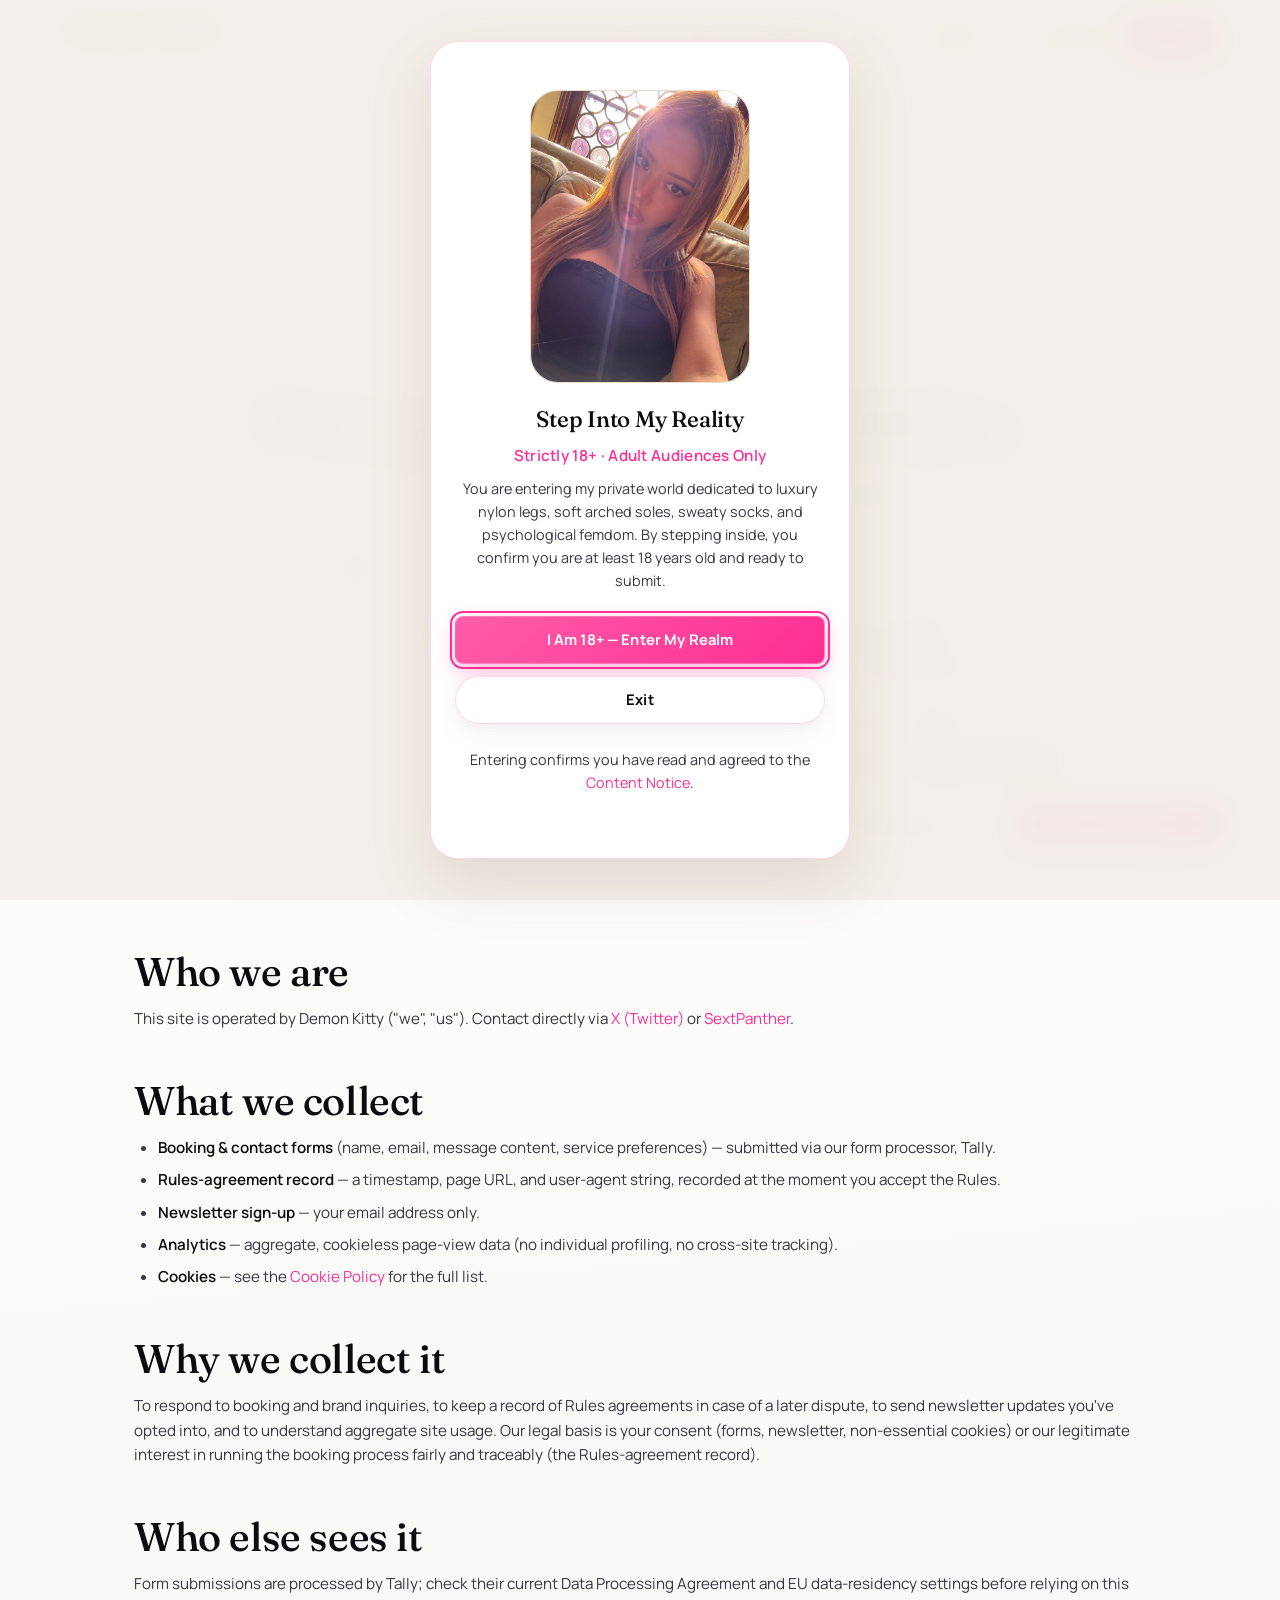
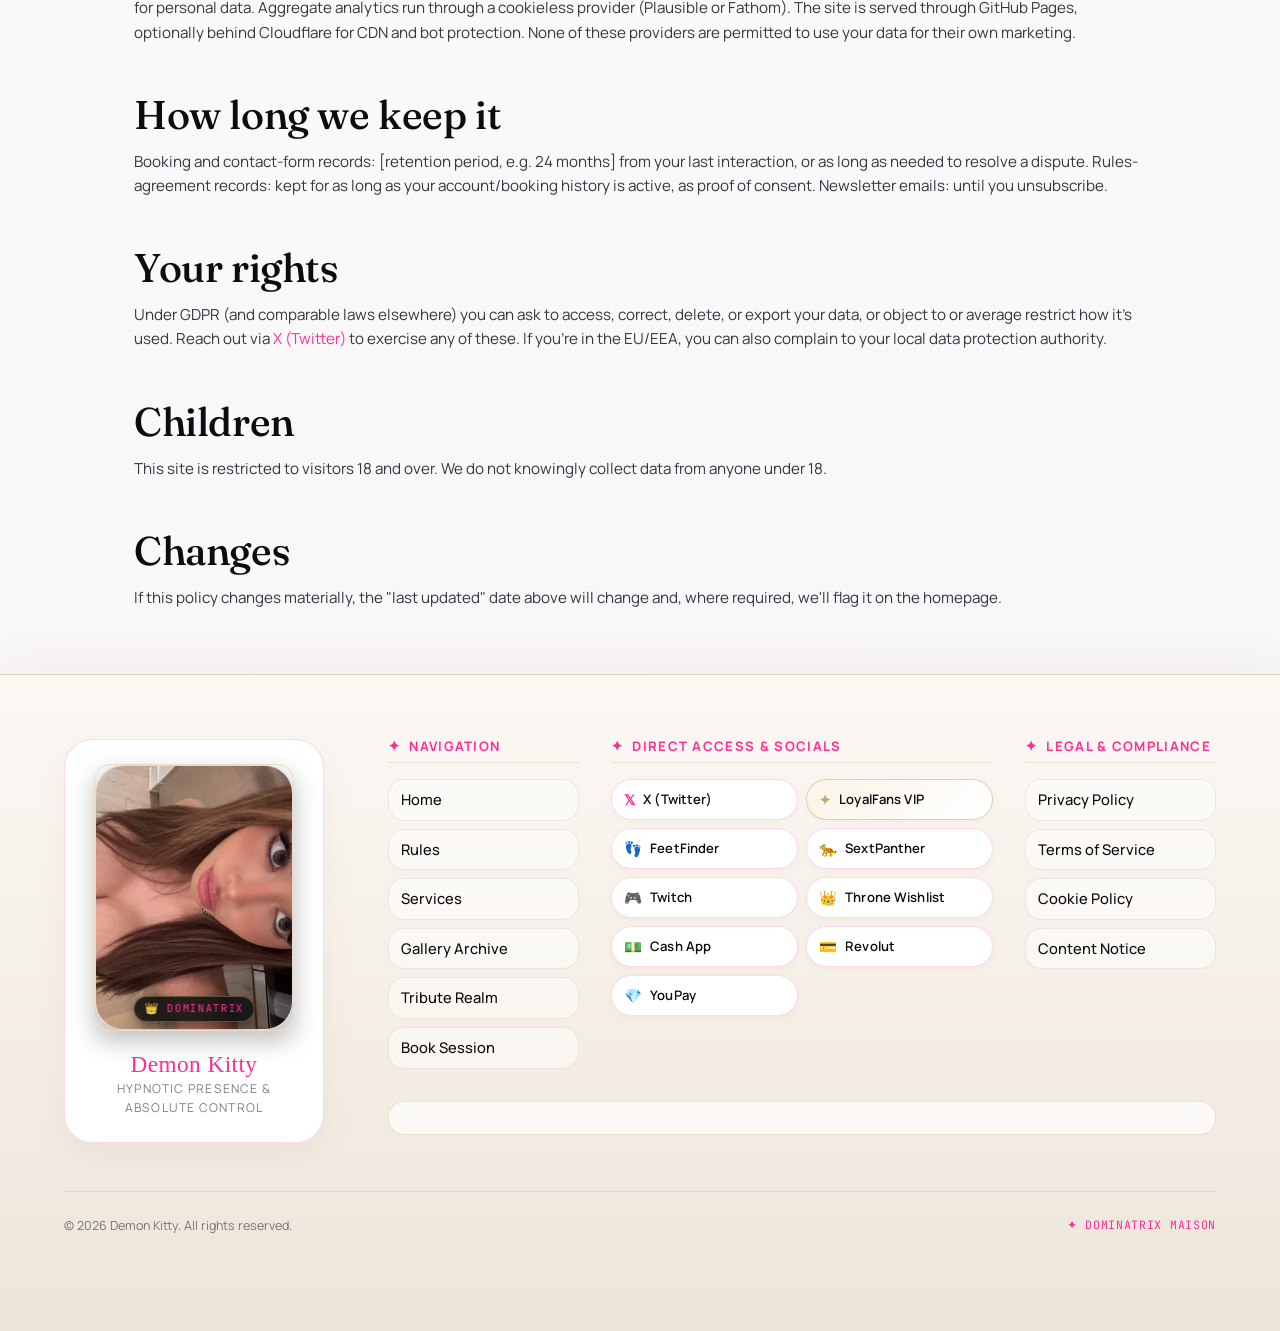
<file: privacy.html>
<!doctype html>
<html lang="en">
<head>
  <meta charset="UTF-8">
  <meta name="viewport" content="width=device-width, initial-scale=1, viewport-fit=cover">
  <title>Privacy Policy — Demon Kitty</title>
  <meta name="description" content="How Demon Kitty collects, uses, and protects personal data submitted through this site.">
  <link rel="canonical" href="https://demon-kitty.netlify.app/privacy.html">
  <meta property="og:title" content="Privacy Policy — Demon Kitty">
  <meta property="og:description" content="How Demon Kitty collects, uses, and protects personal data submitted through this site.">
  <meta property="og:type" content="website">
  <meta property="og:url" content="https://demon-kitty.netlify.app/privacy.html">
  <meta property="og:image" content="assets/img/age_gate.webp">
  <meta name="twitter:card" content="summary_large_image">
  <meta name="theme-color" content="#FAF6F0">
  <link rel="icon" type="image/svg+xml" href="assets/img/mark.svg">
  <link rel="apple-touch-icon" href="assets/img/mark.svg">
  <link rel="preconnect" href="https://fonts.googleapis.com">
  <link rel="preconnect" href="https://fonts.gstatic.com" crossorigin>
  <link href="https://fonts.googleapis.com/css2?family=Fraunces:ital,opsz,wght@0,9..144,400;0,9..144,500;0,9..144,600;1,9..144,500&amp;family=Manrope:wght@400;500;600;700;800&amp;family=JetBrains+Mono:wght@400;500;600&amp;display=swap" rel="stylesheet">
  <link rel="stylesheet" href="assets/css/styles.css?v=4">
  <script>
    (function(){
      try {
        var v = localStorage.getItem('vq_age_verified');
        if ((v && Date.now() < JSON.parse(v).expiry) || document.cookie.indexOf('vq_age_verified=1') !== -1) {
          document.documentElement.classList.add('age-verified');
        }
      } catch(e) {}
    })();
  </script>
  <script>
    (function(){
      try {
        var t = localStorage.getItem('dk_theme');
        if (t === 'dark') document.documentElement.setAttribute('data-theme', 'dark');
      } catch(e){}
    })();
  </script>
</head>
<body>

  <!-- ════════════════════════════════════════════════════════════
       AGE GATE
       ════════════════════════════════════════════════════════════ -->
<div class="age-gate" id="age-gate" role="dialog" aria-modal="true" aria-label="Age verification">
    <div class="age-gate__panel">
      <div class="age-gate__logo"><div class="logo-wrapper logo-wrapper--mark" aria-label="Demon Kitty logo"><img src="assets/img/age_gate.webp" alt="Demon Kitty" style="width: 100%; height: 100%; object-fit: cover; border-radius: var(--radius-lg);" decoding="async"></div></div>
      <h2>Step Into My Reality</h2>
      <p style="color:var(--accent); font-weight:600; font-size:0.95rem; margin-bottom:var(--space-2); letter-spacing:0.02em;">Strictly 18+ &middot; Adult Audiences Only</p>
      <p style="color:var(--text-secondary); line-height:1.6; margin-bottom:var(--space-5);">You are entering my private world dedicated to luxury nylon legs, soft arched soles, sweaty socks, and psychological femdom. By stepping inside, you confirm you are at least 18 years old and ready to submit.</p>
      <div class="age-gate__actions">
        <button class="btn btn-primary btn-block" data-age-enter type="button">I Am 18+ — Enter My Realm</button>
        <button class="btn btn-ghost btn-block" data-age-exit type="button">Exit</button>
      </div>
      <p class="age-gate__meta">Entering confirms you have read and agreed to the <a href="content-notice.html" style="color:var(--accent);">Content Notice</a>.</p>
    </div>
  </div>

  <!-- ════════════════════════════════════════════════════════════
       HEADER
       ════════════════════════════════════════════════════════════ -->
  <header class="site-header">
    <a href="index.html" class="site-header__logo text-logo" aria-label="Demon Kitty home">
      <span class="header-name">Demon Kitty</span>
      <span class="header-motto">Your Eternal addiction</span>
    </a>
    <nav class="desktop-nav" aria-label="Main navigation">
      <ul>
        <li><a href="index.html">Home</a></li>
        <li><a href="rules.html">Rules</a></li>
        <li><a href="services.html">Services</a></li>
        <li><a href="gallery.html">Gallery</a></li>
        <li><a href="tribute.html">Tribute</a></li>
        <li>
          <button class="theme-switch-btn" data-theme-toggle type="button" aria-label="Toggle dark mode">
            <span class="theme-icon" aria-hidden="true"></span>
            <span class="theme-label">Dark Mode</span>
          </button>
        </li>
        <li><a href="book.html" class="btn btn-primary btn-sm">Book Me</a></li>
      </ul>
    </nav>
    <button class="theme-switch-btn theme-switch-btn--mobile" data-theme-toggle type="button" aria-label="Toggle dark mode">
      <span class="theme-icon" aria-hidden="true"></span>
      <span class="theme-label">Dark Mode</span>
    </button>
    <button class="menu-btn" data-nav-open type="button" aria-label="Open menu" aria-expanded="false" aria-controls="nav-drawer">
      <span></span><span></span><span></span>
    </button>
  </header>

  <div class="nav-drawer" id="nav-drawer">
    <div class="nav-drawer__panel">
      <button class="nav-drawer__close menu-btn" data-nav-close type="button" aria-label="Close menu">
        <span style="transform:translateY(6.5px) rotate(45deg);"></span>
        <span style="opacity:0;"></span>
        <span style="transform:translateY(-6.5px) rotate(-45deg);"></span>
      </button>
      <div class="nav-drawer__logo">
        <div class="logo-wrapper logo-wrapper--nav" aria-label="Demon Kitty logo"><img src="assets/img/nav_logo.webp" alt="Demon Kitty" style="width: 100%; height: 100%; object-fit: cover; border-radius: var(--radius-lg);" decoding="async"></div>
      </div>
      <nav aria-label="Main">
        <ul>
          <li><a href="index.html">Home</a></li>
          <li><a href="rules.html">Rules</a></li>
          <li><a href="services.html">Services</a></li>
          <li><a href="gallery.html">Gallery</a></li>
          <li><a href="tribute.html">Tribute</a></li>
          <li><a href="book.html">Book Me</a></li>
        </ul>
      </nav>
      <div style="margin: var(--space-4) 0; padding-inline: var(--space-2);">
        <button class="theme-switch-btn" data-theme-toggle type="button" aria-label="Toggle dark mode" style="width: 100%; justify-content: center; padding: 10px 16px;">
          <span class="theme-icon" aria-hidden="true"></span>
          <span class="theme-label">Dark Mode</span>
        </button>
      </div>
            <div class="nav-drawer__foot">
        <p><a href="https://x.com/DemonKittySlut" target="_blank" rel="noopener">X (Twitter)</a></p>
        <p><a href="https://www.loyalfans.com/demonkittyslut" target="_blank" rel="noopener">LoyalFans</a></p>
        <p><a href="https://app.feetfinder.com/userProfile/goddessvietkitty" target="_blank" rel="noopener">FeetFinder</a></p>
        <p><a href="https://www.sextpanther.com/goddessvietkitty" target="_blank" rel="noopener">SextPanther</a></p>
        <p><a href="https://www.twitch.tv/demonkittyslut" target="_blank" rel="noopener">Twitch</a></p>
        <p><a href="https://throne.com/demonkittyslut" target="_blank" rel="noopener">Throne Wishlist</a></p>
        <p><a href="https://cash.app/$demonkittyslut" target="_blank" rel="noopener">Cash App</a></p>
        <p><a href="https://revolut.me/demonkittyswag" target="_blank" rel="noopener">Revolut</a></p>
        <p><a href="https://youpay.me/DemonKittySlut" target="_blank" rel="noopener">YouPay</a></p>
      </div>
    </div>
  </div>
  <main>

    <section class="page-head has-video-bg sheen">
      <div class="hero-video-container" aria-hidden="true">
        <video class="hero-video-bg is-active" autoplay muted playsinline loop preload="auto">
          <source src="assets/video/dk_video_3.mp4" type="video/mp4">
        </video>
        <video class="hero-video-bg is-idle" muted playsinline preload="auto"></video>
      </div>
      <div class="container hero-content page-hero-command">
        <div class="page-hero-badge">
          <span class="badge-dot"></span>
          <span>Confidentiality &middot; Client Discretion</span>
        </div>
        <h1 class="page-hero-title">Privacy &amp; Discretion Policy</h1>
        <p class="page-hero-statement">How your transaction information and communication requests are handled with absolute confidentiality and strict discretion.</p>
        
        <div class="page-protocol-bar">
          <div class="protocol-chip"><span>01</span> Encrypted Data Protection</div>
          <div class="protocol-chip"><span>02</span> Zero Third-Party Sharing</div>
          <div class="protocol-chip"><span>03</span> Discreet Inquiries</div>
        </div>

        <div style="display: flex; gap: var(--space-4); justify-content: center; flex-wrap: wrap; margin-top: var(--space-5);">
          <a href="#privacy-body" class="btn btn-primary" style="min-width: 200px;">Read Policy &darr;</a>
          <a href="terms.html" class="btn btn-ghost" style="min-width: 180px; background: rgba(255,255,255,0.92); color: #0C0C10;">Platform Terms &rarr;</a>
        </div>
      </div>
    </section>

    <section class="container prose" id="privacy-body">

      <h2>Who we are</h2>
      <p>This site is operated by Demon Kitty ("we", "us"). Contact directly via <a href="https://x.com/DemonKittySlut" target="_blank" rel="noopener" style="color:var(--accent);">X (Twitter)</a> or <a href="https://www.sextpanther.com/goddessvietkitty" target="_blank" rel="noopener" style="color:var(--accent);">SextPanther</a>.</p>

      <h2>What we collect</h2>
      <ul>
        <li><strong>Booking &amp; contact forms</strong> (name, email, message content, service preferences) — submitted via our form processor, Tally.</li>
        <li><strong>Rules-agreement record</strong> — a timestamp, page URL, and user-agent string, recorded at the moment you accept the Rules.</li>
        <li><strong>Newsletter sign-up</strong> — your email address only.</li>
        <li><strong>Analytics</strong> — aggregate, cookieless page-view data (no individual profiling, no cross-site tracking).</li>
        <li><strong>Cookies</strong> — see the <a href="cookies.html" style="color:var(--accent);">Cookie Policy</a> for the full list.</li>
      </ul>

      <h2>Why we collect it</h2>
      <p>To respond to booking and brand inquiries, to keep a record of Rules agreements in case of a later dispute, to send newsletter updates you've opted into, and to understand aggregate site usage. Our legal basis is your consent (forms, newsletter, non-essential cookies) or our legitimate interest in running the booking process fairly and traceably (the Rules-agreement record).</p>

      <h2>Who else sees it</h2>
      <p>Form submissions are processed by Tally; check their current Data Processing Agreement and EU data-residency settings before relying on this for personal data. Aggregate analytics run through a cookieless provider (Plausible or Fathom). The site is served through GitHub Pages, optionally behind Cloudflare for CDN and bot protection. None of these providers are permitted to use your data for their own marketing.</p>

      <h2>How long we keep it</h2>
      <p>Booking and contact-form records: [retention period, e.g. 24 months] from your last interaction, or as long as needed to resolve a dispute. Rules-agreement records: kept for as long as your account/booking history is active, as proof of consent. Newsletter emails: until you unsubscribe.</p>

      <h2>Your rights</h2>
      <p>Under GDPR (and comparable laws elsewhere) you can ask to access, correct, delete, or export your data, or object to or average restrict how it's used. Reach out via <a href="https://x.com/DemonKittySlut" target="_blank" rel="noopener" style="color:var(--accent);">X (Twitter)</a> to exercise any of these. If you're in the EU/EEA, you can also complain to your local data protection authority.</p>

      <h2>Children</h2>
      <p>This site is restricted to visitors 18 and over. We do not knowingly collect data from anyone under 18.</p>

      <h2>Changes</h2>
      <p>If this policy changes materially, the "last updated" date above will change and, where required, we'll flag it on the homepage.</p>
    </section>

  </main>

  <footer class="site-footer">
    <div class="container-wide">
      <div class="site-footer__inner">
        
        <!-- Left Brand Showcase Card -->
        <div class="site-footer__brand-card">
          <div class="logo-wrapper logo-wrapper--footer" aria-label="Demon Kitty portrait">
            <img src="assets/img/footer_portrait.webp" alt="Demon Kitty" loading="lazy" decoding="async">
            <div class="footer-brand__badge">👑 Dominatrix</div>
          </div>
          <div class="footer-brand__meta">
            <h3 class="footer-brand__name">Demon Kitty</h3>
            <p class="footer-brand__subtitle">Hypnotic Presence &amp; Absolute Control</p>
          </div>
        </div>

        <!-- Right Content Columns -->
        <div class="site-footer__content">
          <div class="site-footer__grid">
            
            <!-- Col 1: Pages -->
            <div class="footer-col">
              <h4 class="footer-col__title"><span class="gold-symbol">✦</span> Navigation</h4>
              <ul class="footer-links">
                <li><a href="index.html"><span>Home</span> <span class="link-arrow">→</span></a></li>
                <li><a href="rules.html"><span>Rules</span> <span class="link-arrow">→</span></a></li>
                <li><a href="services.html"><span>Services</span> <span class="link-arrow">→</span></a></li>
                <li><a href="gallery.html"><span>Gallery Archive</span> <span class="link-arrow">→</span></a></li>
                <li><a href="tribute.html"><span>Tribute Realm</span> <span class="link-arrow">→</span></a></li>
                <li><a href="book.html"><span>Book Session</span> <span class="link-arrow">→</span></a></li>
              </ul>
            </div>

            <!-- Col 2: Socials & Direct Links -->
            <div class="footer-col footer-col--wide">
              <h4 class="footer-col__title"><span class="gold-symbol">✦</span> Direct Access &amp; Socials</h4>
              <div class="footer-social-grid">
                <a href="https://x.com/DemonKittySlut" target="_blank" rel="noopener" class="footer-social-pill">
                  <span class="pill-icon">𝕏</span>
                  <span class="pill-name">X (Twitter)</span>
                </a>
                <a href="https://www.loyalfans.com/demonkittyslut" target="_blank" rel="noopener" class="footer-social-pill footer-social-pill--vip">
                  <span class="pill-star">✦</span>
                  <span class="pill-name">LoyalFans VIP</span>
                </a>
                <a href="https://app.feetfinder.com/userProfile/goddessvietkitty" target="_blank" rel="noopener" class="footer-social-pill">
                  <span class="pill-icon">👣</span>
                  <span class="pill-name">FeetFinder</span>
                </a>
                <a href="https://www.sextpanther.com/goddessvietkitty" target="_blank" rel="noopener" class="footer-social-pill">
                  <span class="pill-icon">🐆</span>
                  <span class="pill-name">SextPanther</span>
                </a>
                <a href="https://www.twitch.tv/demonkittyslut" target="_blank" rel="noopener" class="footer-social-pill">
                  <span class="pill-icon">🎮</span>
                  <span class="pill-name">Twitch</span>
                </a>
                <a href="https://throne.com/demonkittyslut" target="_blank" rel="noopener" class="footer-social-pill">
                  <span class="pill-icon">👑</span>
                  <span class="pill-name">Throne Wishlist</span>
                </a>
                <a href="https://cash.app/$demonkittyslut" target="_blank" rel="noopener" class="footer-social-pill">
                  <span class="pill-icon">💵</span>
                  <span class="pill-name">Cash App</span>
                </a>
                <a href="https://revolut.me/demonkittyswag" target="_blank" rel="noopener" class="footer-social-pill">
                  <span class="pill-icon">💳</span>
                  <span class="pill-name">Revolut</span>
                </a>
                <a href="https://youpay.me/DemonKittySlut" target="_blank" rel="noopener" class="footer-social-pill">
                  <span class="pill-icon">💎</span>
                  <span class="pill-name">YouPay</span>
                </a>
              </div>
            </div>

            <!-- Col 3: Legal -->
            <div class="footer-col">
              <h4 class="footer-col__title"><span class="gold-symbol">✦</span> Legal &amp; Compliance</h4>
              <ul class="footer-links">
                <li><a href="privacy.html"><span>Privacy Policy</span> <span class="link-arrow">→</span></a></li>
                <li><a href="terms.html"><span>Terms of Service</span> <span class="link-arrow">→</span></a></li>
                <li><a href="cookies.html"><span>Cookie Policy</span> <span class="link-arrow">→</span></a></li>
                <li><a href="content-notice.html"><span>Content Notice</span> <span class="link-arrow">→</span></a></li>
              </ul>
            </div>

          </div>

          <!-- Tagline Box -->
          <div class="footer-quote-box">
          </div>

        </div>

      </div>

      <!-- Bottom Bar -->
      <div class="site-footer__bottom">
        <span>&copy; <span data-year></span> Demon Kitty. All rights reserved.</span>
        <span class="footer-bottom__badge">✦ Dominatrix Maison</span>
      </div>
    </div>
  </footer>

  <div class="mobile-bar">
    <a class="btn btn-primary" href="book.html">Book Me</a>
    <a class="btn btn-ghost" href="https://www.loyalfans.com/demonkittyslut" target="_blank" rel="noopener">LoyalFans</a>
    <a class="btn btn-ghost" href="https://x.com/DemonKittySlut" target="_blank" rel="noopener">X (Twitter)</a>
  </div>

  <div class="cookie-banner" id="cookie-banner" hidden>
    <h3>Your privacy choices</h3>
    <p>Necessary cookies keep the site running and are always on. Everything else is your call.</p>
    <div class="cookie-banner__options">
      <label class="cookie-check"><input type="checkbox" checked disabled> Necessary — always on</label>
      <label class="cookie-check"><input type="checkbox" data-cookie-analytics> Analytics — cookieless, aggregate only</label>
      <label class="cookie-check"><input type="checkbox" data-cookie-marketing> Marketing — retargeting, off by default</label>
    </div>
    <div class="cookie-banner__actions">
      <button class="btn btn-ghost btn-sm" data-cookie-necessary type="button">Necessary only</button>
      <button class="btn btn-primary btn-sm" data-cookie-save type="button">Save choices</button>
    </div>
  </div>
  <script src="assets/js/main.js?v=4"></script>
</body>
</html>
</file>
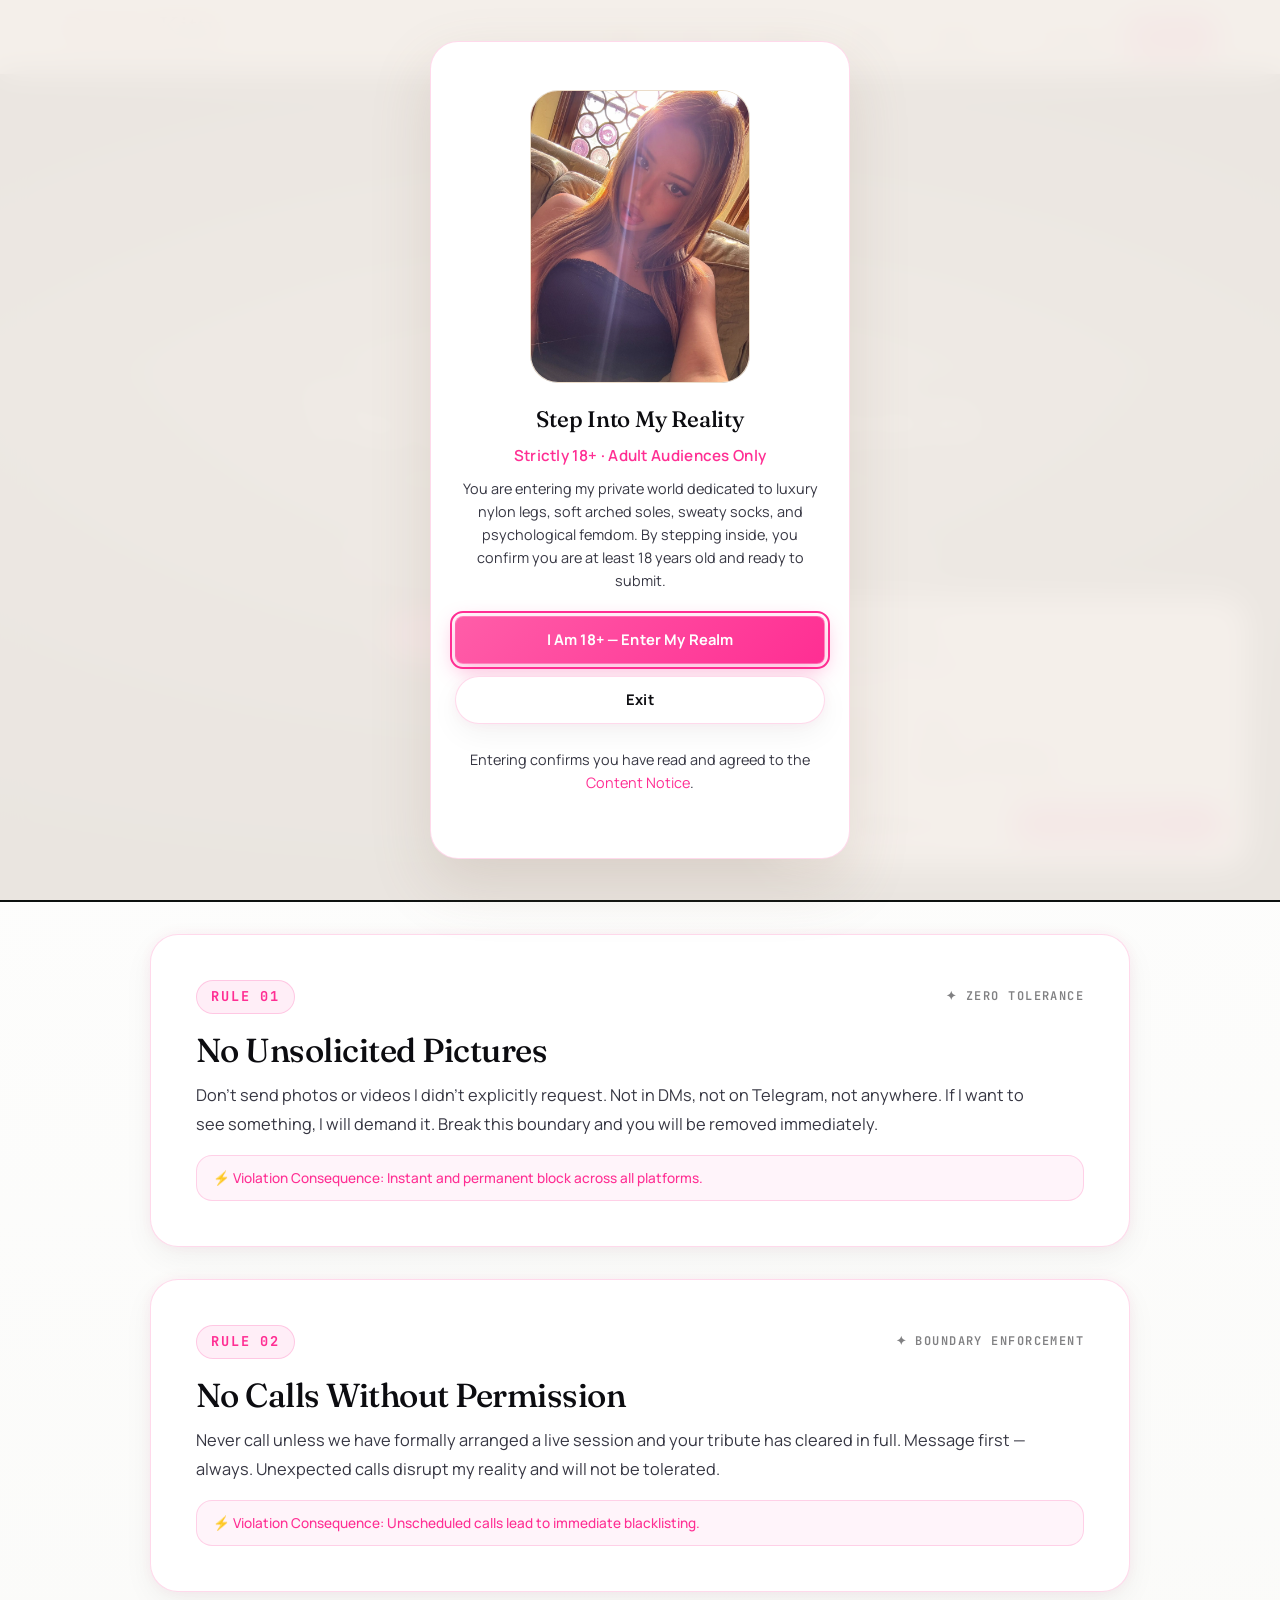
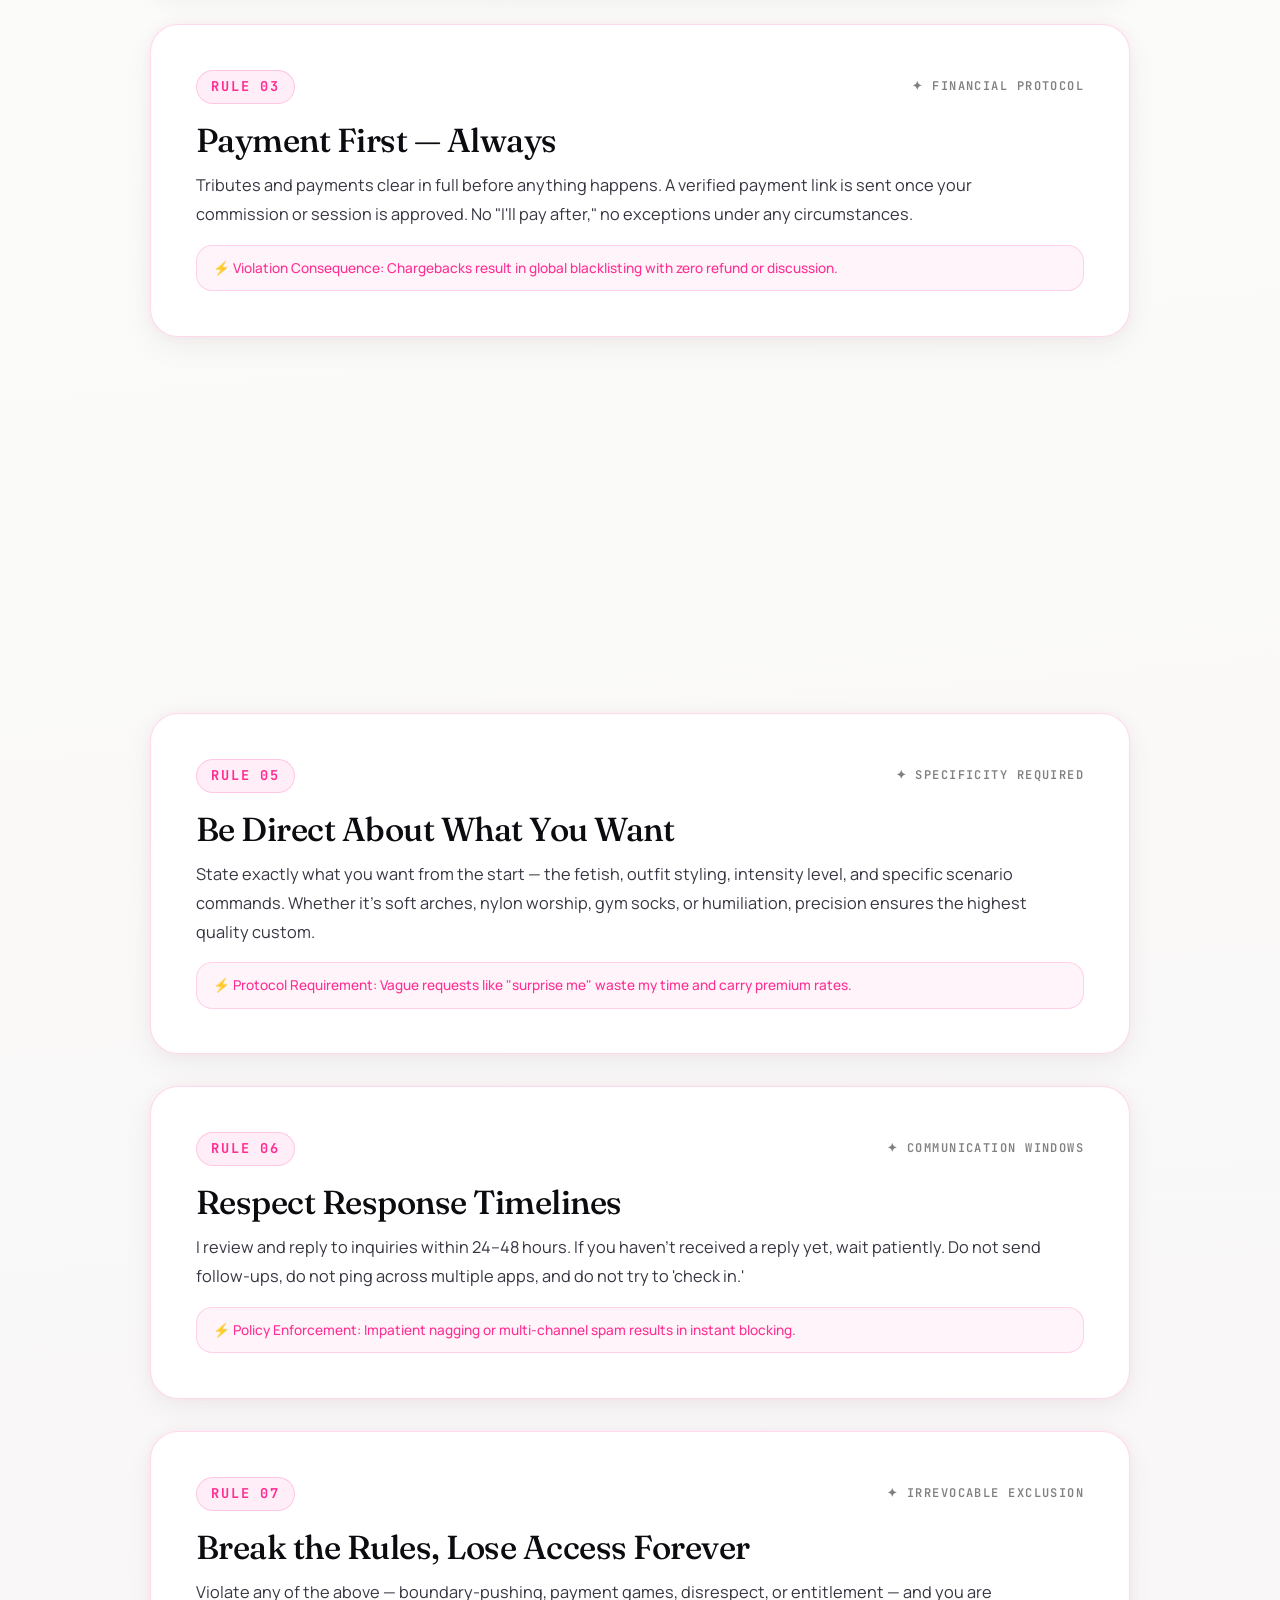
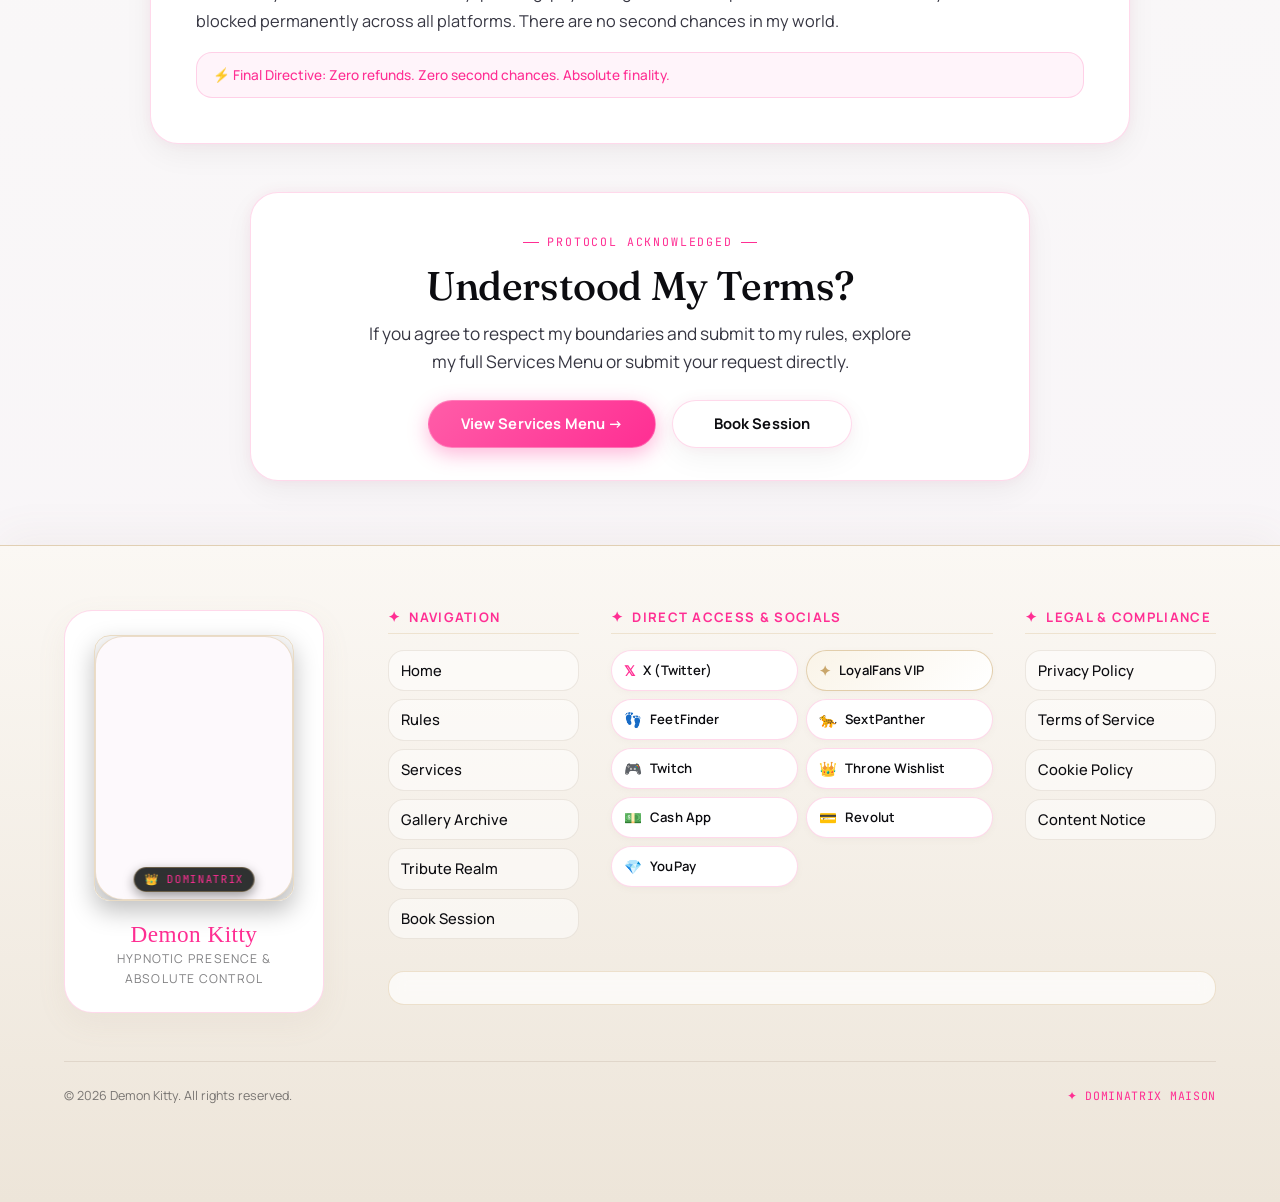
<file: rules.html>
<!DOCTYPE html>
<html lang="en">
<head>
  <meta charset="UTF-8">
  <meta name="viewport" content="width=device-width, initial-scale=1.0, viewport-fit=cover">
  <title>The Rules — Demon Kitty</title>
  <meta name="description" content="The rules and code of conduct every sub must read before serving Demon Kitty. Boundaries, payment terms, and strict protocols.">
  <link rel="canonical" href="https://demon-kitty.netlify.app/rules.html">
  <meta name="theme-color" content="#FAF6F0">
  <link rel="icon" type="image/svg+xml" href="assets/img/mark.svg">
  <meta property="og:title" content="Demon Kitty - The Rules">
  <meta property="og:description" content="The rules and code of conduct every sub must read before serving Demon Kitty. Boundaries, payment terms, and strict protocols.">
  <meta property="og:type" content="website">
  <meta property="og:url" content="https://demon-kitty.netlify.app/rules.html">
  <meta property="og:image" content="assets/img/age_gate.webp">
  <meta name="twitter:card" content="summary_large_image">
  
  <link rel="preconnect" href="https://fonts.googleapis.com">
  <link rel="preconnect" href="https://fonts.gstatic.com" crossorigin>
  <link href="https://fonts.googleapis.com/css2?family=Fraunces:ital,opsz,wght@0,9..144,400;0,9..144,500;0,9..144,600;1,9..144,500&family=Manrope:wght@400;500;600;700;800&family=JetBrains+Mono:wght@400;500;600&display=swap" rel="stylesheet">
  <link rel="stylesheet" href="assets/css/styles.css?v=4">
  <script>
    (function(){
      try {
        var v = localStorage.getItem('vq_age_verified');
        if ((v && Date.now() < JSON.parse(v).expiry) || document.cookie.indexOf('vq_age_verified=1') !== -1) {
          document.documentElement.classList.add('age-verified');
        }
      } catch(e) {}
    })();
  </script>
  <script>
    (function(){
      try {
        var t = localStorage.getItem('dk_theme');
        if (t === 'dark') document.documentElement.setAttribute('data-theme', 'dark');
      } catch(e){}
    })();
  </script>
</head>
<body>

  <!-- ════════════════════════════════════════════════════════════
       AGE GATE
       ════════════════════════════════════════════════════════════ -->
<div class="age-gate" id="age-gate" role="dialog" aria-modal="true" aria-label="Age verification">
    <div class="age-gate__panel">
      <div class="age-gate__logo"><div class="logo-wrapper logo-wrapper--mark" aria-label="Demon Kitty logo"><img src="assets/img/age_gate.webp" alt="Demon Kitty" style="width: 100%; height: 100%; object-fit: cover; border-radius: var(--radius-lg);" decoding="async"></div></div>
      <h2>Step Into My Reality</h2>
      <p style="color:var(--accent); font-weight:600; font-size:0.95rem; margin-bottom:var(--space-2); letter-spacing:0.02em;">Strictly 18+ &middot; Adult Audiences Only</p>
      <p style="color:var(--text-secondary); line-height:1.6; margin-bottom:var(--space-5);">You are entering my private world dedicated to luxury nylon legs, soft arched soles, sweaty socks, and psychological femdom. By stepping inside, you confirm you are at least 18 years old and ready to submit.</p>
      <div class="age-gate__actions">
        <button class="btn btn-primary btn-block" data-age-enter type="button">I Am 18+ — Enter My Realm</button>
        <button class="btn btn-ghost btn-block" data-age-exit type="button">Exit</button>
      </div>
      <p class="age-gate__meta">Entering confirms you have read and agreed to the <a href="content-notice.html" style="color:var(--accent);">Content Notice</a>.</p>
    </div>
  </div>

  <!-- ════════════════════════════════════════════════════════════
       HEADER
       ════════════════════════════════════════════════════════════ -->
  <header class="site-header">
    <a href="index.html" class="site-header__logo text-logo" aria-label="Demon Kitty home">
      <span class="header-name">Demon Kitty</span>
      <span class="header-motto">Your Eternal addiction</span>
    </a>
    <nav class="desktop-nav" aria-label="Main navigation">
      <ul>
        <li><a href="index.html">Home</a></li>
        <li><a href="rules.html" class="is-active">Rules</a></li>
        <li><a href="services.html">Services</a></li>
        <li><a href="gallery.html">Gallery</a></li>
        <li><a href="tribute.html">Tribute</a></li>
        <li>
          <button class="theme-switch-btn" data-theme-toggle type="button" aria-label="Toggle dark mode">
            <span class="theme-icon" aria-hidden="true"></span>
            <span class="theme-label">Dark Mode</span>
          </button>
        </li>
        <li><a href="book.html" class="btn btn-primary btn-sm">Book Me</a></li>
      </ul>
    </nav>
    <button class="theme-switch-btn theme-switch-btn--mobile" data-theme-toggle type="button" aria-label="Toggle dark mode">
      <span class="theme-icon" aria-hidden="true"></span>
      <span class="theme-label">Dark Mode</span>
    </button>
    <button class="menu-btn" data-nav-open type="button" aria-label="Open menu" aria-expanded="false" aria-controls="nav-drawer">
      <span></span><span></span><span></span>
    </button>
  </header>

  <div class="nav-drawer" id="nav-drawer">
    <div class="nav-drawer__panel">
      <button class="nav-drawer__close menu-btn" data-nav-close type="button" aria-label="Close menu">
        <span style="transform:translateY(6.5px) rotate(45deg);"></span>
        <span style="opacity:0;"></span>
        <span style="transform:translateY(-6.5px) rotate(-45deg);"></span>
      </button>
      <div class="nav-drawer__logo">
        <div class="logo-wrapper logo-wrapper--nav" aria-label="Demon Kitty logo"><img src="assets/img/nav_logo.webp" alt="Demon Kitty" style="width: 100%; height: 100%; object-fit: cover; border-radius: var(--radius-lg);" decoding="async"></div>
      </div>
      <nav aria-label="Main">
        <ul>
          <li><a href="index.html">Home</a></li>
          <li><a href="rules.html" class="is-active">Rules</a></li>
          <li><a href="services.html">Services</a></li>
          <li><a href="gallery.html">Gallery</a></li>
          <li><a href="tribute.html">Tribute</a></li>
          <li><a href="book.html">Book Me</a></li>
        </ul>
      </nav>
      <div style="margin: var(--space-4) 0; padding-inline: var(--space-2);">
        <button class="theme-switch-btn" data-theme-toggle type="button" aria-label="Toggle dark mode" style="width: 100%; justify-content: center; padding: 10px 16px;">
          <span class="theme-icon" aria-hidden="true"></span>
          <span class="theme-label">Dark Mode</span>
        </button>
      </div>
            <div class="nav-drawer__foot">
        <p><a href="https://x.com/DemonKittySlut" target="_blank" rel="noopener">X (Twitter)</a></p>
        <p><a href="https://www.loyalfans.com/demonkittyslut" target="_blank" rel="noopener">LoyalFans</a></p>
        <p><a href="https://app.feetfinder.com/userProfile/goddessvietkitty" target="_blank" rel="noopener">FeetFinder</a></p>
        <p><a href="https://www.sextpanther.com/goddessvietkitty" target="_blank" rel="noopener">SextPanther</a></p>
        <p><a href="https://www.twitch.tv/demonkittyslut" target="_blank" rel="noopener">Twitch</a></p>
        <p><a href="https://throne.com/demonkittyslut" target="_blank" rel="noopener">Throne Wishlist</a></p>
        <p><a href="https://cash.app/$demonkittyslut" target="_blank" rel="noopener">Cash App</a></p>
        <p><a href="https://revolut.me/demonkittyswag" target="_blank" rel="noopener">Revolut</a></p>
        <p><a href="https://youpay.me/DemonKittySlut" target="_blank" rel="noopener">YouPay</a></p>
      </div>
    </div>
  </div>

  <main>
    <section class="page-head has-video-bg sheen">
      <div class="hero-video-container" aria-hidden="true">
        <video class="hero-video-bg is-active" autoplay muted playsinline loop preload="auto">
          <source src="assets/video/dk_video_4.mp4" type="video/mp4">
        </video>
        <video class="hero-video-bg is-idle" muted playsinline preload="auto"></video>
      </div>
      <div class="hero-video-overlay"></div>
      <div class="container hero-content rules-hero-content">
        <div class="rules-hero-badge">
          <span class="badge-dot"></span>
          <span>Terms of Surrender &middot; Non-Negotiable</span>
        </div>
        
        <h1 class="rules-hero-title">The Rules of Submission</h1>
        
        <p class="rules-hero-statement">
          These are not requests — they are absolute law. Read once, obey without hesitation, or be discarded.
        </p>

        <div class="rules-protocol-bar">
          <div class="protocol-chip"><span>01</span> Zero Unsolicited Media</div>
          <div class="protocol-chip"><span>02</span> Advance Tributes Only</div>
          <div class="protocol-chip"><span>03</span> Absolute Discretion</div>
        </div>

        <div class="hero__ctas" style="margin-top: var(--space-5);">
          <a href="#rules-list" class="btn btn-primary">Review Protocols (01–07) ↓</a>
          <a href="services.html" class="btn btn-ghost">View Services Menu →</a>
        </div>
      </div>
    </section>

        <section class="container" id="rules-list">
      <div class="rules-catalog">
        
        <!-- RULE 01 -->
        <article class="rule-card" data-animate>
          <div class="rule-card__top">
            <span class="rule-card__num">Rule 01</span>
            <span class="rule-card__tag">✦ Zero Tolerance</span>
          </div>
          <h3 class="rule-card__title">No Unsolicited Pictures</h3>
          <p class="rule-card__desc">
            Don't send photos or videos I didn't explicitly request. Not in DMs, not on Telegram, not anywhere. If I want to see something, I will demand it. Break this boundary and you will be removed immediately.
          </p>
          <div class="rule-card__consequence">
            <span>⚡ Violation Consequence: Instant and permanent block across all platforms.</span>
          </div>
        </article>

        <!-- RULE 02 -->
        <article class="rule-card" data-animate>
          <div class="rule-card__top">
            <span class="rule-card__num">Rule 02</span>
            <span class="rule-card__tag">✦ Boundary Enforcement</span>
          </div>
          <h3 class="rule-card__title">No Calls Without Permission</h3>
          <p class="rule-card__desc">
            Never call unless we have formally arranged a live session and your tribute has cleared in full. Message first — always. Unexpected calls disrupt my reality and will not be tolerated.
          </p>
          <div class="rule-card__consequence">
            <span>⚡ Violation Consequence: Unscheduled calls lead to immediate blacklisting.</span>
          </div>
        </article>

        <!-- RULE 03 -->
        <article class="rule-card" data-animate>
          <div class="rule-card__top">
            <span class="rule-card__num">Rule 03</span>
            <span class="rule-card__tag">✦ Financial Protocol</span>
          </div>
          <h3 class="rule-card__title">Payment First — Always</h3>
          <p class="rule-card__desc">
            Tributes and payments clear in full before anything happens. A verified payment link is sent once your commission or session is approved. No "I'll pay after," no exceptions under any circumstances.
          </p>
          <div class="rule-card__consequence">
            <span>⚡ Violation Consequence: Chargebacks result in global blacklisting with zero refund or discussion.</span>
          </div>
        </article>

        <!-- RULE 04 -->
        <article class="rule-card" data-animate>
          <div class="rule-card__top">
            <span class="rule-card__num">Rule 04</span>
            <span class="rule-card__tag">✦ Confidentiality &amp; IP</span>
          </div>
          <h3 class="rule-card__title">Absolute Privacy &amp; Discretion</h3>
          <p class="rule-card__desc">
            What happens between us stays between us. No sharing my content, screenshotting chats, or reposting my feet, socks, or custom sessions anywhere. Every media file contains invisible, traceable digital watermarks.
          </p>
          <div class="rule-card__consequence">
            <span>⚡ Violation Consequence: Leaks will be traced and pursued with total legal &amp; community exposure.</span>
          </div>
        </article>

        <!-- RULE 05 -->
        <article class="rule-card" data-animate>
          <div class="rule-card__top">
            <span class="rule-card__num">Rule 05</span>
            <span class="rule-card__tag">✦ Specificity Required</span>
          </div>
          <h3 class="rule-card__title">Be Direct About What You Want</h3>
          <p class="rule-card__desc">
            State exactly what you want from the start — the fetish, outfit styling, intensity level, and specific scenario commands. Whether it's soft arches, nylon worship, gym socks, or humiliation, precision ensures the highest quality custom.
          </p>
          <div class="rule-card__consequence">
            <span>⚡ Protocol Requirement: Vague requests like "surprise me" waste my time and carry premium rates.</span>
          </div>
        </article>

        <!-- RULE 06 -->
        <article class="rule-card" data-animate>
          <div class="rule-card__top">
            <span class="rule-card__num">Rule 06</span>
            <span class="rule-card__tag">✦ Communication Windows</span>
          </div>
          <h3 class="rule-card__title">Respect Response Timelines</h3>
          <p class="rule-card__desc">
            I review and reply to inquiries within 24–48 hours. If you haven't received a reply yet, wait patiently. Do not send follow-ups, do not ping across multiple apps, and do not try to 'check in.'
          </p>
          <div class="rule-card__consequence">
            <span>⚡ Policy Enforcement: Impatient nagging or multi-channel spam results in instant blocking.</span>
          </div>
        </article>

        <!-- RULE 07 -->
        <article class="rule-card" data-animate>
          <div class="rule-card__top">
            <span class="rule-card__num">Rule 07</span>
            <span class="rule-card__tag">✦ Irrevocable Exclusion</span>
          </div>
          <h3 class="rule-card__title">Break the Rules, Lose Access Forever</h3>
          <p class="rule-card__desc">
            Violate any of the above — boundary-pushing, payment games, disrespect, or entitlement — and you are blocked permanently across all platforms. There are no second chances in my world.
          </p>
          <div class="rule-card__consequence">
            <span>⚡ Final Directive: Zero refunds. Zero second chances. Absolute finality.</span>
          </div>
        </article>

      </div>
    </section>

    <!-- ─── Protocol Acknowledged & Next Steps ─── -->
    <section class="container" style="margin-top: var(--space-7); margin-bottom: var(--space-7);">
      <div style="background: var(--surface); border: 1px solid var(--surface-border); border-radius: var(--radius-lg); padding: var(--space-6); text-align: center; max-width: 780px; margin-inline: auto; box-shadow: var(--surface-shadow);">
        <p class="eyebrow" style="justify-content:center;">Protocol Acknowledged</p>
        <h2 style="margin-bottom: var(--space-3);">Understood My Terms?</h2>
        <p class="lede" style="margin-inline:auto; max-width: 50ch; margin-bottom: var(--space-5);">If you agree to respect my boundaries and submit to my rules, explore my full Services Menu or submit your request directly.</p>
        <div style="display: flex; gap: var(--space-4); justify-content: center; flex-wrap: wrap;">
          <a href="services.html" class="btn btn-primary" style="min-width: 200px;">View Services Menu →</a>
          <a href="book.html" class="btn btn-ghost" style="min-width: 180px;">Book Session</a>
        </div>
      </div>
    </section>
  </main>

  <footer class="site-footer">
    <div class="container-wide">
      <div class="site-footer__inner">
        
        <!-- Left Brand Showcase Card -->
        <div class="site-footer__brand-card">
          <div class="logo-wrapper logo-wrapper--footer" aria-label="Demon Kitty portrait">
            <img src="assets/img/dk_img_11.webp" alt="Demon Kitty" loading="lazy" decoding="async">
            <div class="footer-brand__badge">👑 Dominatrix</div>
          </div>
          <div class="footer-brand__meta">
            <h3 class="footer-brand__name">Demon Kitty</h3>
            <p class="footer-brand__subtitle">Hypnotic Presence &amp; Absolute Control</p>
          </div>
        </div>

        <!-- Right Content Columns -->
        <div class="site-footer__content">
          <div class="site-footer__grid">
            
            <!-- Col 1: Pages -->
            <div class="footer-col">
              <h4 class="footer-col__title"><span class="gold-symbol">✦</span> Navigation</h4>
              <ul class="footer-links">
                <li><a href="index.html"><span>Home</span> <span class="link-arrow">→</span></a></li>
                <li><a href="rules.html"><span>Rules</span> <span class="link-arrow">→</span></a></li>
                <li><a href="services.html"><span>Services</span> <span class="link-arrow">→</span></a></li>
                <li><a href="gallery.html"><span>Gallery Archive</span> <span class="link-arrow">→</span></a></li>
                <li><a href="tribute.html"><span>Tribute Realm</span> <span class="link-arrow">→</span></a></li>
                <li><a href="book.html"><span>Book Session</span> <span class="link-arrow">→</span></a></li>
              </ul>
            </div>

            <!-- Col 2: Socials & Direct Links -->
            <div class="footer-col footer-col--wide">
              <h4 class="footer-col__title"><span class="gold-symbol">✦</span> Direct Access &amp; Socials</h4>
              <div class="footer-social-grid">
                <a href="https://x.com/DemonKittySlut" target="_blank" rel="noopener" class="footer-social-pill">
                  <span class="pill-icon">𝕏</span>
                  <span class="pill-name">X (Twitter)</span>
                </a>
                <a href="https://www.loyalfans.com/demonkittyslut" target="_blank" rel="noopener" class="footer-social-pill footer-social-pill--vip">
                  <span class="pill-star">✦</span>
                  <span class="pill-name">LoyalFans VIP</span>
                </a>
                <a href="https://app.feetfinder.com/userProfile/goddessvietkitty" target="_blank" rel="noopener" class="footer-social-pill">
                  <span class="pill-icon">👣</span>
                  <span class="pill-name">FeetFinder</span>
                </a>
                <a href="https://www.sextpanther.com/goddessvietkitty" target="_blank" rel="noopener" class="footer-social-pill">
                  <span class="pill-icon">🐆</span>
                  <span class="pill-name">SextPanther</span>
                </a>
                <a href="https://www.twitch.tv/demonkittyslut" target="_blank" rel="noopener" class="footer-social-pill">
                  <span class="pill-icon">🎮</span>
                  <span class="pill-name">Twitch</span>
                </a>
                <a href="https://throne.com/demonkittyslut" target="_blank" rel="noopener" class="footer-social-pill">
                  <span class="pill-icon">👑</span>
                  <span class="pill-name">Throne Wishlist</span>
                </a>
                <a href="https://cash.app/$demonkittyslut" target="_blank" rel="noopener" class="footer-social-pill">
                  <span class="pill-icon">💵</span>
                  <span class="pill-name">Cash App</span>
                </a>
                <a href="https://revolut.me/demonkittyswag" target="_blank" rel="noopener" class="footer-social-pill">
                  <span class="pill-icon">💳</span>
                  <span class="pill-name">Revolut</span>
                </a>
                <a href="https://youpay.me/DemonKittySlut" target="_blank" rel="noopener" class="footer-social-pill">
                  <span class="pill-icon">💎</span>
                  <span class="pill-name">YouPay</span>
                </a>
              </div>
            </div>

            <!-- Col 3: Legal -->
            <div class="footer-col">
              <h4 class="footer-col__title"><span class="gold-symbol">✦</span> Legal &amp; Compliance</h4>
              <ul class="footer-links">
                <li><a href="privacy.html"><span>Privacy Policy</span> <span class="link-arrow">→</span></a></li>
                <li><a href="terms.html"><span>Terms of Service</span> <span class="link-arrow">→</span></a></li>
                <li><a href="cookies.html"><span>Cookie Policy</span> <span class="link-arrow">→</span></a></li>
                <li><a href="content-notice.html"><span>Content Notice</span> <span class="link-arrow">→</span></a></li>
              </ul>
            </div>

          </div>

          <!-- Tagline Box -->
          <div class="footer-quote-box">
          </div>

        </div>

      </div>

      <!-- Bottom Bar -->
      <div class="site-footer__bottom">
        <span>&copy; <span data-year></span> Demon Kitty. All rights reserved.</span>
        <span class="footer-bottom__badge">✦ Dominatrix Maison</span>
      </div>
    </div>
  </footer>

  <div class="mobile-bar">
    <a class="btn btn-primary" href="book.html">Book Me</a>
    <a class="btn btn-ghost" href="https://www.loyalfans.com/demonkittyslut" target="_blank" rel="noopener">LoyalFans</a>
    <a class="btn btn-ghost" href="https://x.com/DemonKittySlut" target="_blank" rel="noopener">X (Twitter)</a>
  </div>

  <div class="cookie-banner" id="cookie-banner" hidden>
    <h3>Your privacy choices</h3>
    <p>Necessary cookies keep the site running and are always on. Everything else is your call.</p>
    <div class="cookie-banner__options">
      <label class="cookie-check"><input type="checkbox" checked disabled> Necessary — always on</label>
      <label class="cookie-check"><input type="checkbox" data-cookie-analytics> Analytics — cookieless, aggregate only</label>
      <label class="cookie-check"><input type="checkbox" data-cookie-marketing> Marketing — retargeting, off by default</label>
    </div>
    <div class="cookie-banner__actions">
      <button class="btn btn-ghost btn-sm" data-cookie-necessary type="button">Necessary only</button>
      <button class="btn btn-primary btn-sm" data-cookie-save type="button">Save choices</button>
    </div>
  </div>
  <script src="assets/js/main.js?v=4"></script>
</body>
</html>
</file>
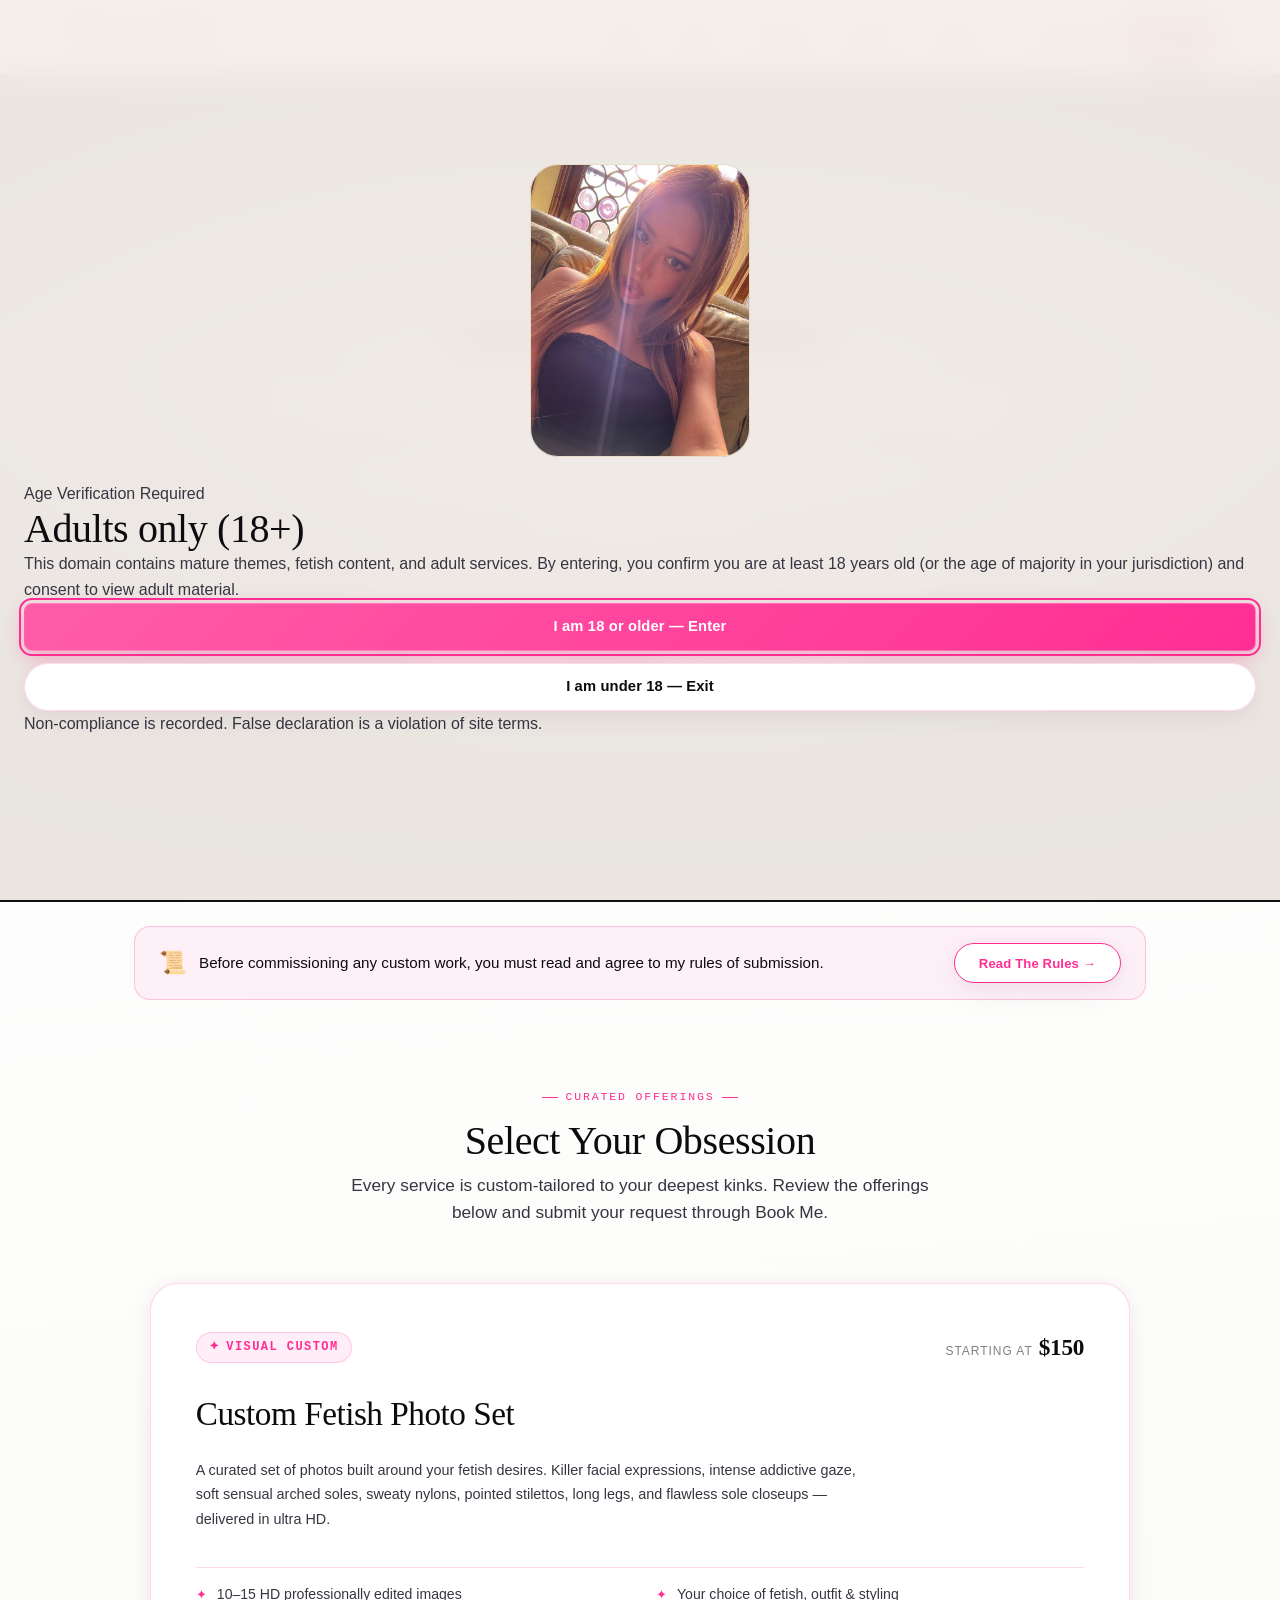
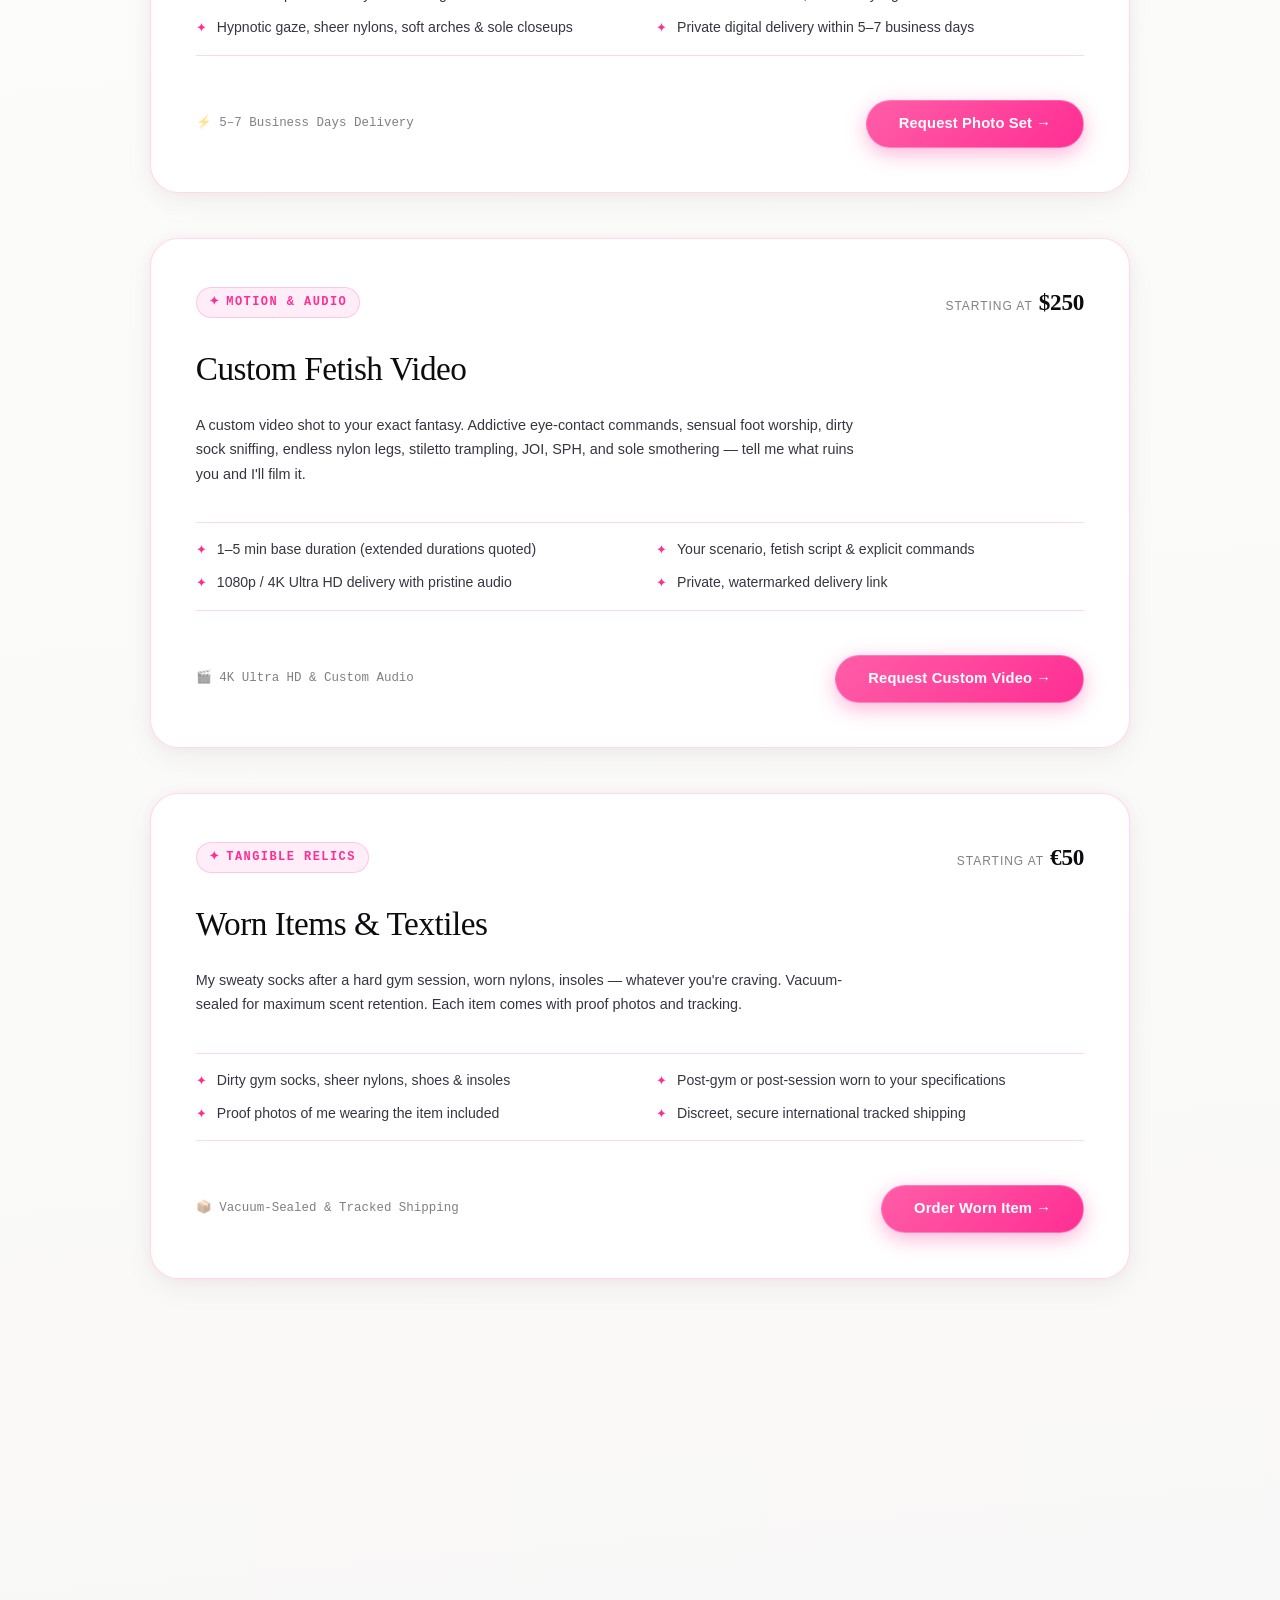
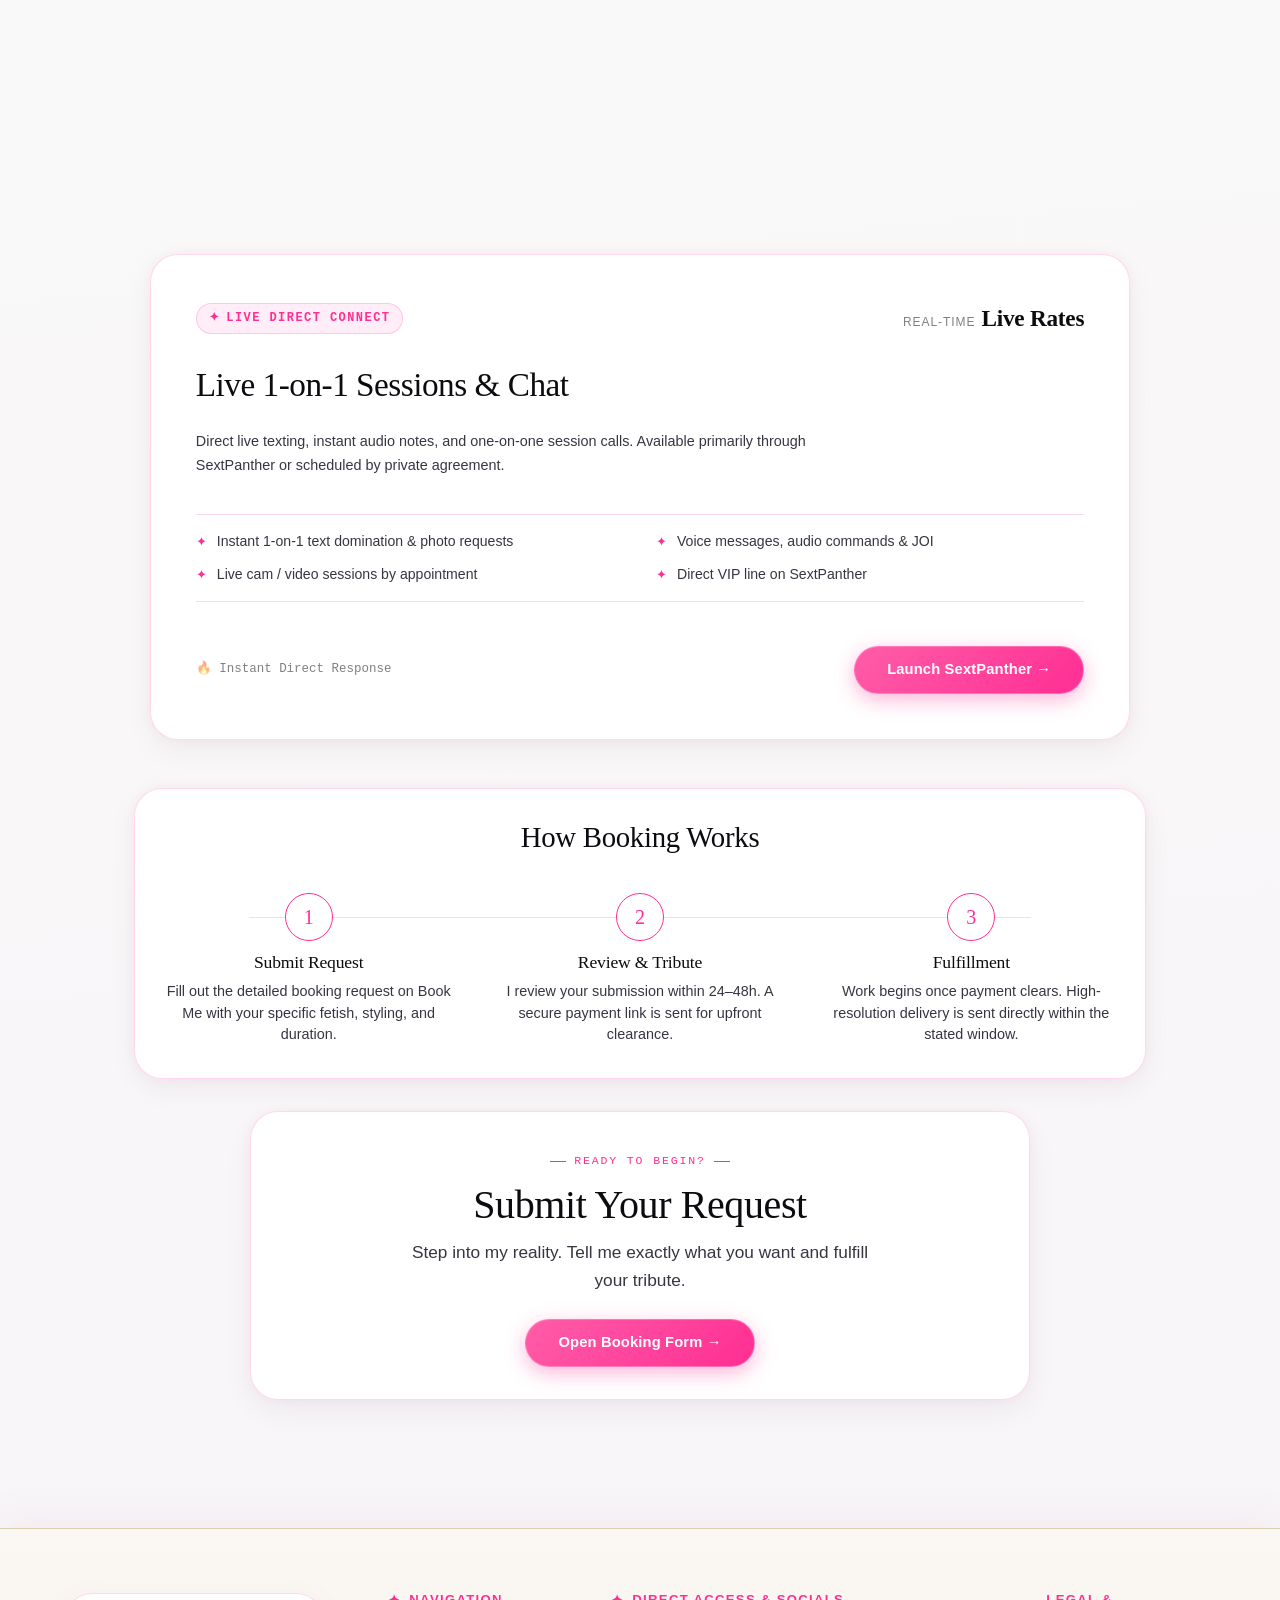
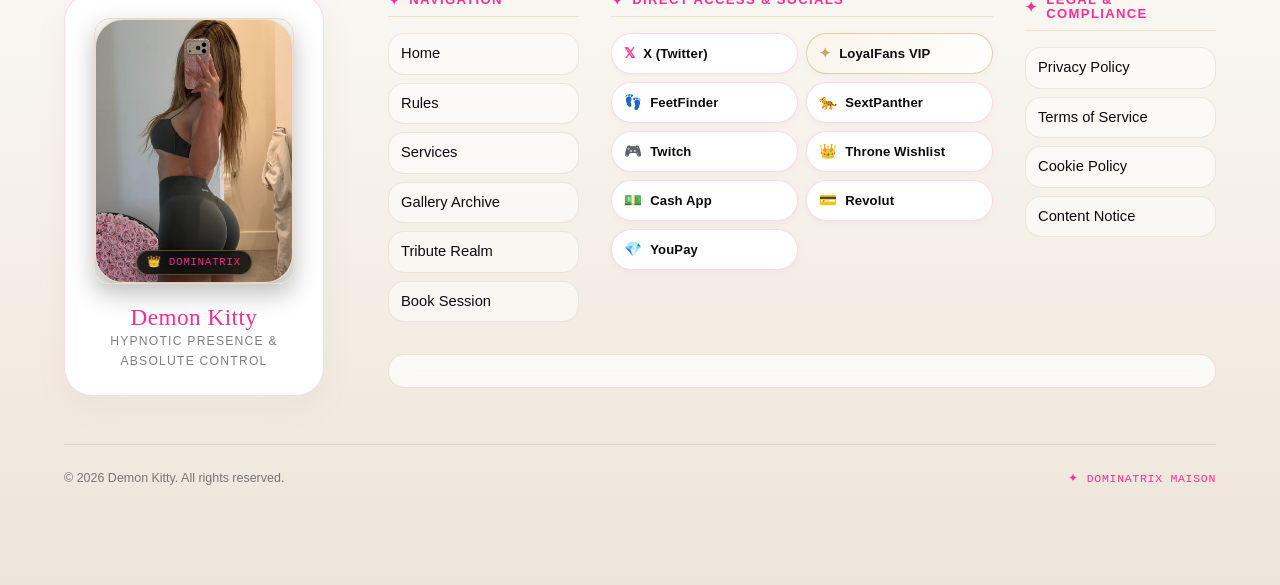
<file: services.html>
<!DOCTYPE html>
<html lang="en">
<head>
  <meta charset="UTF-8">
  <meta name="viewport" content="width=device-width, initial-scale=1.0">
  <title>Services &amp; Offerings — Demon Kitty</title>
  <meta name="description" content="Official Services & Offerings of Demon Kitty - Dominatrix. Custom videos, photo sets, worn items, foot fetish, and slave applications.">
  <link rel="canonical" href="https://demon-kitty.netlify.app/services.html">
  <meta name="robots" content="index, follow">
  <meta property="og:title" content="Services &amp; Offerings — Demon Kitty">
  <meta property="og:description" content="Custom fetish videos, HD photo sets, post-session worn items, and domination services by Demon Kitty.">
  <meta property="og:image" content="assets/img/age_gate.webp">
  <meta property="og:url" content="https://demon-kitty.netlify.app/services.html">
  <meta name="twitter:card" content="summary_large_image">
  <link rel="icon" type="image/svg+xml" href="assets/img/mark.svg">
  <link rel="stylesheet" href="assets/css/styles.css?v=4">
  <script>
    (function(){
      try {
        var t = localStorage.getItem('dk_theme');
        if (t === 'dark') document.documentElement.setAttribute('data-theme', 'dark');
      } catch(e){}
    })();
  </script>
<body>
  <!-- ─── Age Gate Modal ─── -->
  <div class="age-gate" id="age-gate" role="dialog" aria-modal="true" aria-labelledby="age-gate-title">
    <div class="age-gate__backdrop"></div>
    <div class="age-gate__modal">
      <div class="age-gate__logo"><div class="logo-wrapper logo-wrapper--mark" aria-label="Demon Kitty logo"><img src="assets/img/age_gate.webp" alt="Demon Kitty" style="width: 100%; height: 100%; object-fit: cover; border-radius: var(--radius-lg);" decoding="async"></div></div>
      <p class="age-gate__eyebrow">Age Verification Required</p>
      <h2 id="age-gate-title">Adults only (18+)</h2>
      <p class="age-gate__text">This domain contains mature themes, fetish content, and adult services. By entering, you confirm you are at least 18 years old (or the age of majority in your jurisdiction) and consent to view adult material.</p>
      <div class="age-gate__actions">
        <button class="btn btn-primary" id="age-gate-accept" data-age-enter type="button">I am 18 or older — Enter</button>
        <button class="btn btn-ghost" id="age-gate-leave" data-age-exit type="button">I am under 18 — Exit</button>
      </div>
      <p class="age-gate__foot">Non-compliance is recorded. False declaration is a violation of site terms.</p>
    </div>
  </div>

  <!-- ─── Site Header ─── -->
  <header class="site-header">
    <a href="index.html" class="site-header__logo text-logo" aria-label="Demon Kitty home">
      <span class="header-name">Demon Kitty</span>
      <span class="header-motto">Your Eternal addiction</span>
    </a>
    <nav class="desktop-nav" aria-label="Main navigation">
      <ul>
        <li><a href="index.html">Home</a></li>
        <li><a href="rules.html">Rules</a></li>
        <li><a href="services.html" class="is-active">Services</a></li>
        <li><a href="gallery.html">Gallery</a></li>
        <li><a href="tribute.html">Tribute</a></li>
        <li>
          <button class="theme-switch-btn" data-theme-toggle type="button" aria-label="Toggle dark mode">
            <span class="theme-icon" aria-hidden="true"></span>
            <span class="theme-label">Dark Mode</span>
          </button>
        </li>
        <li><a href="book.html" class="btn btn-primary btn-sm">Book Me</a></li>
      </ul>
    </nav>
    <button class="theme-switch-btn theme-switch-btn--mobile" data-theme-toggle type="button" aria-label="Toggle dark mode">
      <span class="theme-icon" aria-hidden="true"></span>
      <span class="theme-label">Dark Mode</span>
    </button>
    <button class="menu-btn" data-nav-open type="button" aria-label="Open menu" aria-expanded="false" aria-controls="nav-drawer">
      <span></span><span></span><span></span>
    </button>
  </header>

  <!-- ─── NAV DRAWER (Mobile) ─── -->
  <div class="nav-drawer" id="nav-drawer">
    <div class="nav-drawer__panel">
      <button class="nav-drawer__close menu-btn" data-nav-close type="button" aria-label="Close menu">
        <span style="transform:translateY(6.5px) rotate(45deg);"></span>
        <span style="opacity:0;"></span>
        <span style="transform:translateY(-6.5px) rotate(-45deg);"></span>
      </button>
      <div class="nav-drawer__logo">
        <div class="logo-wrapper logo-wrapper--nav" aria-label="Demon Kitty logo"><img src="assets/img/nav_logo.webp" alt="Demon Kitty" style="width: 100%; height: 100%; object-fit: cover; border-radius: var(--radius-lg);" decoding="async"></div>
      </div>
      <nav aria-label="Main">
        <ul>
          <li><a href="index.html">Home</a></li>
          <li><a href="rules.html">Rules</a></li>
          <li><a href="services.html" class="is-active">Services</a></li>
          <li><a href="gallery.html">Gallery</a></li>
          <li><a href="tribute.html">Tribute</a></li>
          <li><a href="book.html">Book Me</a></li>
        </ul>
      </nav>
      <div style="margin: var(--space-4) 0; padding-inline: var(--space-2);">
        <button class="theme-switch-btn" data-theme-toggle type="button" aria-label="Toggle dark mode" style="width: 100%; justify-content: center; padding: 10px 16px;">
          <span class="theme-icon" aria-hidden="true"></span>
          <span class="theme-label">Dark Mode</span>
        </button>
      </div>
      <div class="nav-drawer__foot">
        <p><a href="https://x.com/DemonKittySlut" target="_blank" rel="noopener">X (Twitter)</a></p>
        <p><a href="https://www.loyalfans.com/demonkittyslut" target="_blank" rel="noopener">LoyalFans</a></p>
        <p><a href="https://app.feetfinder.com/userProfile/goddessvietkitty" target="_blank" rel="noopener">FeetFinder</a></p>
        <p><a href="https://www.sextpanther.com/goddessvietkitty" target="_blank" rel="noopener">SextPanther</a></p>
        <p><a href="https://www.twitch.tv/demonkittyslut" target="_blank" rel="noopener">Twitch</a></p>
        <p><a href="https://throne.com/demonkittyslut" target="_blank" rel="noopener">Throne Wishlist</a></p>
        <p><a href="https://cash.app/$demonkittyslut" target="_blank" rel="noopener">Cash App</a></p>
        <p><a href="https://revolut.me/demonkittyswag" target="_blank" rel="noopener">Revolut</a></p>
        <p><a href="https://youpay.me/DemonKittySlut" target="_blank" rel="noopener">YouPay</a></p>
      </div>
    </div>
  </div>

  <main id="main-content">
    <!-- ─── Hero Section with Video Engine ─── -->
    <section class="page-head has-video-bg sheen">
      <div class="hero-video-container" aria-hidden="true">
        <video class="hero-video-bg is-active" autoplay muted playsinline loop preload="auto">
          <source src="assets/video/dk_video_1.mp4" type="video/mp4">
        </video>
        <video class="hero-video-bg is-idle" muted playsinline preload="auto"></video>
      </div>
      <div class="hero-video-overlay"></div>
      <div class="container hero-content page-hero-command">
        <div class="page-hero-badge">
          <span class="badge-dot"></span>
          <span>Bespoke Commissions &middot; Private Access</span>
        </div>
        <h1 class="page-hero-title">Curated Services &amp; Offerings</h1>
        <p class="page-hero-statement">Every offering is crafted strictly to my standards and tailored to your deepest obsessions. Review the menu, choose your level of surrender, and submit your request.</p>
        
        <div class="page-protocol-bar">
          <div class="protocol-chip"><span>01</span> 4K Videos &amp; Photo Sets</div>
          <div class="protocol-chip"><span>02</span> Post-Session Worn Items</div>
          <div class="protocol-chip"><span>03</span> Direct 1-on-1 Sessions</div>
        </div>

        <div style="display: flex; gap: var(--space-4); justify-content: center; flex-wrap: wrap; margin-top: var(--space-5);">
          <a href="#services-catalog" class="btn btn-primary" style="min-width: 220px;">Explore Offerings &darr;</a>
          <a href="rules.html" class="btn btn-ghost" style="min-width: 200px; background: rgba(255,255,255,0.92); color: #0C0C10;">Review Protocols &rarr;</a>
        </div>
      </div>
    </section>

    <!-- ─── Protocol Notice Bar ─── -->
    <section class="container" style="margin-top: var(--space-5); margin-bottom: var(--space-4);">
      <div style="background: rgba(255, 46, 147, 0.06); border: 1px solid rgba(255, 46, 147, 0.25); border-radius: var(--radius-md); padding: var(--space-4) var(--space-5); display: flex; align-items: center; justify-content: space-between; flex-wrap: wrap; gap: var(--space-3);">
        <div style="display: flex; align-items: center; gap: var(--space-3);">
          <span style="font-size: 1.4rem;">📜</span>
          <p style="margin: 0; font-size: 0.95rem; color: var(--text-primary);">Before commissioning any custom work, you must read and agree to my rules of submission.</p>
        </div>
        <a href="rules.html" class="btn btn-ghost btn-sm" style="border-color: var(--accent); color: var(--accent);">Read The Rules &rarr;</a>
      </div>
    </section>

    <!-- ─── Services Menu ─── -->
    <section class="section container" id="services-catalog" data-animate>
      <div class="section-head" style="margin-bottom: 3.5rem;">
        <p class="eyebrow" style="justify-content:center;">Curated Offerings</p>
        <h2>Select Your Obsession</h2>
        <p class="lede" style="margin-inline:auto; max-width: 600px;">Every service is custom-tailored to your deepest kinks. Review the offerings below and submit your request through Book Me.</p>
      </div>
      
      <div class="services-catalog">
        
        <!-- CARD 1: PHOTO SET -->
        <article class="service-card" data-animate>
          <div class="service-card__header">
            <div class="service-card__tag">
              <span class="tag-icon">✦</span>
              <span>Visual Custom</span>
            </div>
            <div class="service-card__price">
              <span class="price-label">Starting at</span>
              <span class="price-val">$150</span>
            </div>
          </div>

          <h3 class="service-card__title">Custom Fetish Photo Set</h3>
          
          <p class="service-card__desc">
            A curated set of photos built around your fetish desires. Killer facial expressions, intense addictive gaze, soft sensual arched soles, sweaty nylons, pointed stilettos, long legs, and flawless sole closeups — delivered in ultra HD.
          </p>

          <div class="service-card__features">
            <div class="feature-item">
              <span class="feature-bullet">✦</span>
              <span>10–15 HD professionally edited images</span>
            </div>
            <div class="feature-item">
              <span class="feature-bullet">✦</span>
              <span>Your choice of fetish, outfit &amp; styling</span>
            </div>
            <div class="feature-item">
              <span class="feature-bullet">✦</span>
              <span>Hypnotic gaze, sheer nylons, soft arches &amp; sole closeups</span>
            </div>
            <div class="feature-item">
              <span class="feature-bullet">✦</span>
              <span>Private digital delivery within 5–7 business days</span>
            </div>
          </div>

          <div class="service-card__footer">
            <div class="service-card__badge">
              <span>⚡ 5–7 Business Days Delivery</span>
            </div>
            <a href="book.html" class="btn btn-primary">Request Photo Set →</a>
          </div>
        </article>

        <!-- CARD 2: VIDEO -->
        <article class="service-card" data-animate>
          <div class="service-card__header">
            <div class="service-card__tag">
              <span class="tag-icon">✦</span>
              <span>Motion &amp; Audio</span>
            </div>
            <div class="service-card__price">
              <span class="price-label">Starting at</span>
              <span class="price-val">$250</span>
            </div>
          </div>

          <h3 class="service-card__title">Custom Fetish Video</h3>
          
          <p class="service-card__desc">
            A custom video shot to your exact fantasy. Addictive eye-contact commands, sensual foot worship, dirty sock sniffing, endless nylon legs, stiletto trampling, JOI, SPH, and sole smothering — tell me what ruins you and I'll film it.
          </p>

          <div class="service-card__features">
            <div class="feature-item">
              <span class="feature-bullet">✦</span>
              <span>1–5 min base duration (extended durations quoted)</span>
            </div>
            <div class="feature-item">
              <span class="feature-bullet">✦</span>
              <span>Your scenario, fetish script &amp; explicit commands</span>
            </div>
            <div class="feature-item">
              <span class="feature-bullet">✦</span>
              <span>1080p / 4K Ultra HD delivery with pristine audio</span>
            </div>
            <div class="feature-item">
              <span class="feature-bullet">✦</span>
              <span>Private, watermarked delivery link</span>
            </div>
          </div>

          <div class="service-card__footer">
            <div class="service-card__badge">
              <span>🎬 4K Ultra HD &amp; Custom Audio</span>
            </div>
            <a href="book.html" class="btn btn-primary">Request Custom Video →</a>
          </div>
        </article>

        <!-- CARD 3: WORN ITEMS -->
        <article class="service-card" data-animate>
          <div class="service-card__header">
            <div class="service-card__tag">
              <span class="tag-icon">✦</span>
              <span>Tangible Relics</span>
            </div>
            <div class="service-card__price">
              <span class="price-label">Starting at</span>
              <span class="price-val">€50</span>
            </div>
          </div>

          <h3 class="service-card__title">Worn Items &amp; Textiles</h3>
          
          <p class="service-card__desc">
            My sweaty socks after a hard gym session, worn nylons, insoles — whatever you're craving. Vacuum-sealed for maximum scent retention. Each item comes with proof photos and tracking.
          </p>

          <div class="service-card__features">
            <div class="feature-item">
              <span class="feature-bullet">✦</span>
              <span>Dirty gym socks, sheer nylons, shoes &amp; insoles</span>
            </div>
            <div class="feature-item">
              <span class="feature-bullet">✦</span>
              <span>Post-gym or post-session worn to your specifications</span>
            </div>
            <div class="feature-item">
              <span class="feature-bullet">✦</span>
              <span>Proof photos of me wearing the item included</span>
            </div>
            <div class="feature-item">
              <span class="feature-bullet">✦</span>
              <span>Discreet, secure international tracked shipping</span>
            </div>
          </div>

          <div class="service-card__footer">
            <div class="service-card__badge">
              <span>📦 Vacuum-Sealed &amp; Tracked Shipping</span>
            </div>
            <a href="book.html" class="btn btn-primary">Order Worn Item →</a>
          </div>
        </article>

        <!-- CARD 4: SLAVE & PAYPIG -->
        <article class="service-card" data-animate>
          <div class="service-card__header">
            <div class="service-card__tag">
              <span class="tag-icon">✦</span>
              <span>Ongoing Ownership</span>
            </div>
            <div class="service-card__price">
              <span class="price-label">Commitment</span>
              <span class="price-val">Application</span>
            </div>
          </div>

          <h3 class="service-card__title">Slave &amp; Paypig Application</h3>
          
          <p class="service-card__desc">
            Deep domination, complete foot control, wallet draining, chastity play, humiliation sessions — for the ones who want it harder. Apply if you think you can handle being owned by me.
          </p>

          <div class="service-card__features">
            <div class="feature-item">
              <span class="feature-bullet">✦</span>
              <span>Priority response &amp; dedicated personal attention</span>
            </div>
            <div class="feature-item">
              <span class="feature-bullet">✦</span>
              <span>Custom domination tasks &amp; daily assignments</span>
            </div>
            <div class="feature-item">
              <span class="feature-bullet">✦</span>
              <span>Exclusive content drops &amp; private vault access</span>
            </div>
            <div class="feature-item">
              <span class="feature-bullet">✦</span>
              <span>Direct private chat access &amp; findom draining</span>
            </div>
          </div>

          <div class="service-card__footer">
            <div class="service-card__badge">
              <span>👑 Dedicated &amp; Long-Term Subs</span>
            </div>
            <a href="book.html" class="btn btn-primary">Submit Application →</a>
          </div>
        </article>

        <!-- CARD 5: LIVE 1-ON-1 -->
        <article class="service-card" data-animate>
          <div class="service-card__header">
            <div class="service-card__tag">
              <span class="tag-icon">✦</span>
              <span>Live Direct Connect</span>
            </div>
            <div class="service-card__price">
              <span class="price-label">Real-Time</span>
              <span class="price-val">Live Rates</span>
            </div>
          </div>

          <h3 class="service-card__title">Live 1-on-1 Sessions &amp; Chat</h3>
          
          <p class="service-card__desc">
            Direct live texting, instant audio notes, and one-on-one session calls. Available primarily through SextPanther or scheduled by private agreement.
          </p>

          <div class="service-card__features">
            <div class="feature-item">
              <span class="feature-bullet">✦</span>
              <span>Instant 1-on-1 text domination &amp; photo requests</span>
            </div>
            <div class="feature-item">
              <span class="feature-bullet">✦</span>
              <span>Voice messages, audio commands &amp; JOI</span>
            </div>
            <div class="feature-item">
              <span class="feature-bullet">✦</span>
              <span>Live cam / video sessions by appointment</span>
            </div>
            <div class="feature-item">
              <span class="feature-bullet">✦</span>
              <span>Direct VIP line on SextPanther</span>
            </div>
          </div>

          <div class="service-card__footer">
            <div class="service-card__badge">
              <span>🔥 Instant Direct Response</span>
            </div>
            <a href="https://www.sextpanther.com/goddessvietkitty" target="_blank" rel="noopener" class="btn btn-primary">Launch SextPanther →</a>
          </div>
        </article>

      </div>
      
      <!-- ─── Booking Process Timeline ─── -->
      <div class="booking-timeline" style="margin-top: var(--space-7);">
        <h3 style="text-align:center; margin-bottom: 2.5rem; font-family: var(--font-display); font-size: 1.8rem;">How Booking Works</h3>
        <div class="timeline-steps">
          <div class="timeline-step">
            <div class="step-num">1</div>
            <h4>Submit Request</h4>
            <p>Fill out the detailed booking request on Book Me with your specific fetish, styling, and duration.</p>
          </div>
          <div class="timeline-step">
            <div class="step-num">2</div>
            <h4>Review &amp; Tribute</h4>
            <p>I review your submission within 24–48h. A secure payment link is sent for upfront clearance.</p>
          </div>
          <div class="timeline-step">
            <div class="step-num">3</div>
            <h4>Fulfillment</h4>
            <p>Work begins once payment clears. High-resolution delivery is sent directly within the stated window.</p>
          </div>
        </div>
      </div>

      <!-- ─── Bottom CTA Box ─── -->
      <div style="background: var(--surface); border: 1px solid var(--surface-border); border-radius: var(--radius-lg); padding: var(--space-6); text-align: center; max-width: 780px; margin-inline: auto; margin-top: var(--space-6); box-shadow: var(--surface-shadow);">
        <p class="eyebrow" style="justify-content:center;">Ready to Begin?</p>
        <h2 style="margin-bottom: var(--space-3);">Submit Your Request</h2>
        <p class="lede" style="margin-inline:auto; max-width: 50ch; margin-bottom: var(--space-5);">Step into my reality. Tell me exactly what you want and fulfill your tribute.</p>
        <a href="book.html" class="btn btn-primary" style="min-width: 220px;">Open Booking Form →</a>
      </div>
    </section>
  </main>

  <!-- ─── Footer ─── -->
  <footer class="site-footer">
    <div class="container-wide">
      <div class="site-footer__inner">
        
        <!-- Left Brand Showcase Card -->
        <div class="site-footer__brand-card">
          <div class="logo-wrapper logo-wrapper--footer" aria-label="Demon Kitty portrait">
            <img src="assets/img/dk_img_14.webp" alt="Demon Kitty" loading="lazy" decoding="async">
            <div class="footer-brand__badge">👑 Dominatrix</div>
          </div>
          <div class="footer-brand__meta">
            <h3 class="footer-brand__name">Demon Kitty</h3>
            <p class="footer-brand__subtitle">Hypnotic Presence &amp; Absolute Control</p>
          </div>
        </div>

        <!-- Right Content Columns -->
        <div class="site-footer__content">
          <div class="site-footer__grid">
            
            <!-- Col 1: Pages -->
            <div class="footer-col">
              <h4 class="footer-col__title"><span class="gold-symbol">✦</span> Navigation</h4>
              <ul class="footer-links">
                <li><a href="index.html"><span>Home</span> <span class="link-arrow">→</span></a></li>
                <li><a href="rules.html"><span>Rules</span> <span class="link-arrow">→</span></a></li>
                <li><a href="services.html"><span>Services</span> <span class="link-arrow">→</span></a></li>
                <li><a href="gallery.html"><span>Gallery Archive</span> <span class="link-arrow">→</span></a></li>
                <li><a href="tribute.html"><span>Tribute Realm</span> <span class="link-arrow">→</span></a></li>
                <li><a href="book.html"><span>Book Session</span> <span class="link-arrow">→</span></a></li>
              </ul>
            </div>

            <!-- Col 2: Socials & Direct Links -->
            <div class="footer-col footer-col--wide">
              <h4 class="footer-col__title"><span class="gold-symbol">✦</span> Direct Access &amp; Socials</h4>
              <div class="footer-social-grid">
                <a href="https://x.com/DemonKittySlut" target="_blank" rel="noopener" class="footer-social-pill">
                  <span class="pill-icon">𝕏</span>
                  <span class="pill-name">X (Twitter)</span>
                </a>
                <a href="https://www.loyalfans.com/demonkittyslut" target="_blank" rel="noopener" class="footer-social-pill footer-social-pill--vip">
                  <span class="pill-star">✦</span>
                  <span class="pill-name">LoyalFans VIP</span>
                </a>
                <a href="https://app.feetfinder.com/userProfile/goddessvietkitty" target="_blank" rel="noopener" class="footer-social-pill">
                  <span class="pill-icon">👣</span>
                  <span class="pill-name">FeetFinder</span>
                </a>
                <a href="https://www.sextpanther.com/goddessvietkitty" target="_blank" rel="noopener" class="footer-social-pill">
                  <span class="pill-icon">🐆</span>
                  <span class="pill-name">SextPanther</span>
                </a>
                <a href="https://www.twitch.tv/demonkittyslut" target="_blank" rel="noopener" class="footer-social-pill">
                  <span class="pill-icon">🎮</span>
                  <span class="pill-name">Twitch</span>
                </a>
                <a href="https://throne.com/demonkittyslut" target="_blank" rel="noopener" class="footer-social-pill">
                  <span class="pill-icon">👑</span>
                  <span class="pill-name">Throne Wishlist</span>
                </a>
                <a href="https://cash.app/$demonkittyslut" target="_blank" rel="noopener" class="footer-social-pill">
                  <span class="pill-icon">💵</span>
                  <span class="pill-name">Cash App</span>
                </a>
                <a href="https://revolut.me/demonkittyswag" target="_blank" rel="noopener" class="footer-social-pill">
                  <span class="pill-icon">💳</span>
                  <span class="pill-name">Revolut</span>
                </a>
                <a href="https://youpay.me/DemonKittySlut" target="_blank" rel="noopener" class="footer-social-pill">
                  <span class="pill-icon">💎</span>
                  <span class="pill-name">YouPay</span>
                </a>
              </div>
            </div>

            <!-- Col 3: Legal -->
            <div class="footer-col">
              <h4 class="footer-col__title"><span class="gold-symbol">✦</span> Legal &amp; Compliance</h4>
              <ul class="footer-links">
                <li><a href="privacy.html"><span>Privacy Policy</span> <span class="link-arrow">→</span></a></li>
                <li><a href="terms.html"><span>Terms of Service</span> <span class="link-arrow">→</span></a></li>
                <li><a href="cookies.html"><span>Cookie Policy</span> <span class="link-arrow">→</span></a></li>
                <li><a href="content-notice.html"><span>Content Notice</span> <span class="link-arrow">→</span></a></li>
              </ul>
            </div>

          </div>

          <!-- Tagline Box -->
          <div class="footer-quote-box">
          </div>

        </div>

      </div>

      <!-- Bottom Bar -->
      <div class="site-footer__bottom">
        <span>&copy; <span data-year></span> Demon Kitty. All rights reserved.</span>
        <span class="footer-bottom__badge">✦ Dominatrix Maison</span>
      </div>
    </div>
  </footer>

  <!-- ─── Mobile Bar ─── -->
  <div class="mobile-bar">
    <a class="btn btn-primary" href="book.html">Book Me</a>
    <a class="btn btn-ghost" href="https://www.loyalfans.com/demonkittyslut" target="_blank" rel="noopener">LoyalFans</a>
    <a class="btn btn-ghost" href="https://x.com/DemonKittySlut" target="_blank" rel="noopener">X (Twitter)</a>
  </div>

  <script src="assets/js/main.js?v=4"></script>
</body>
</html>
</file>
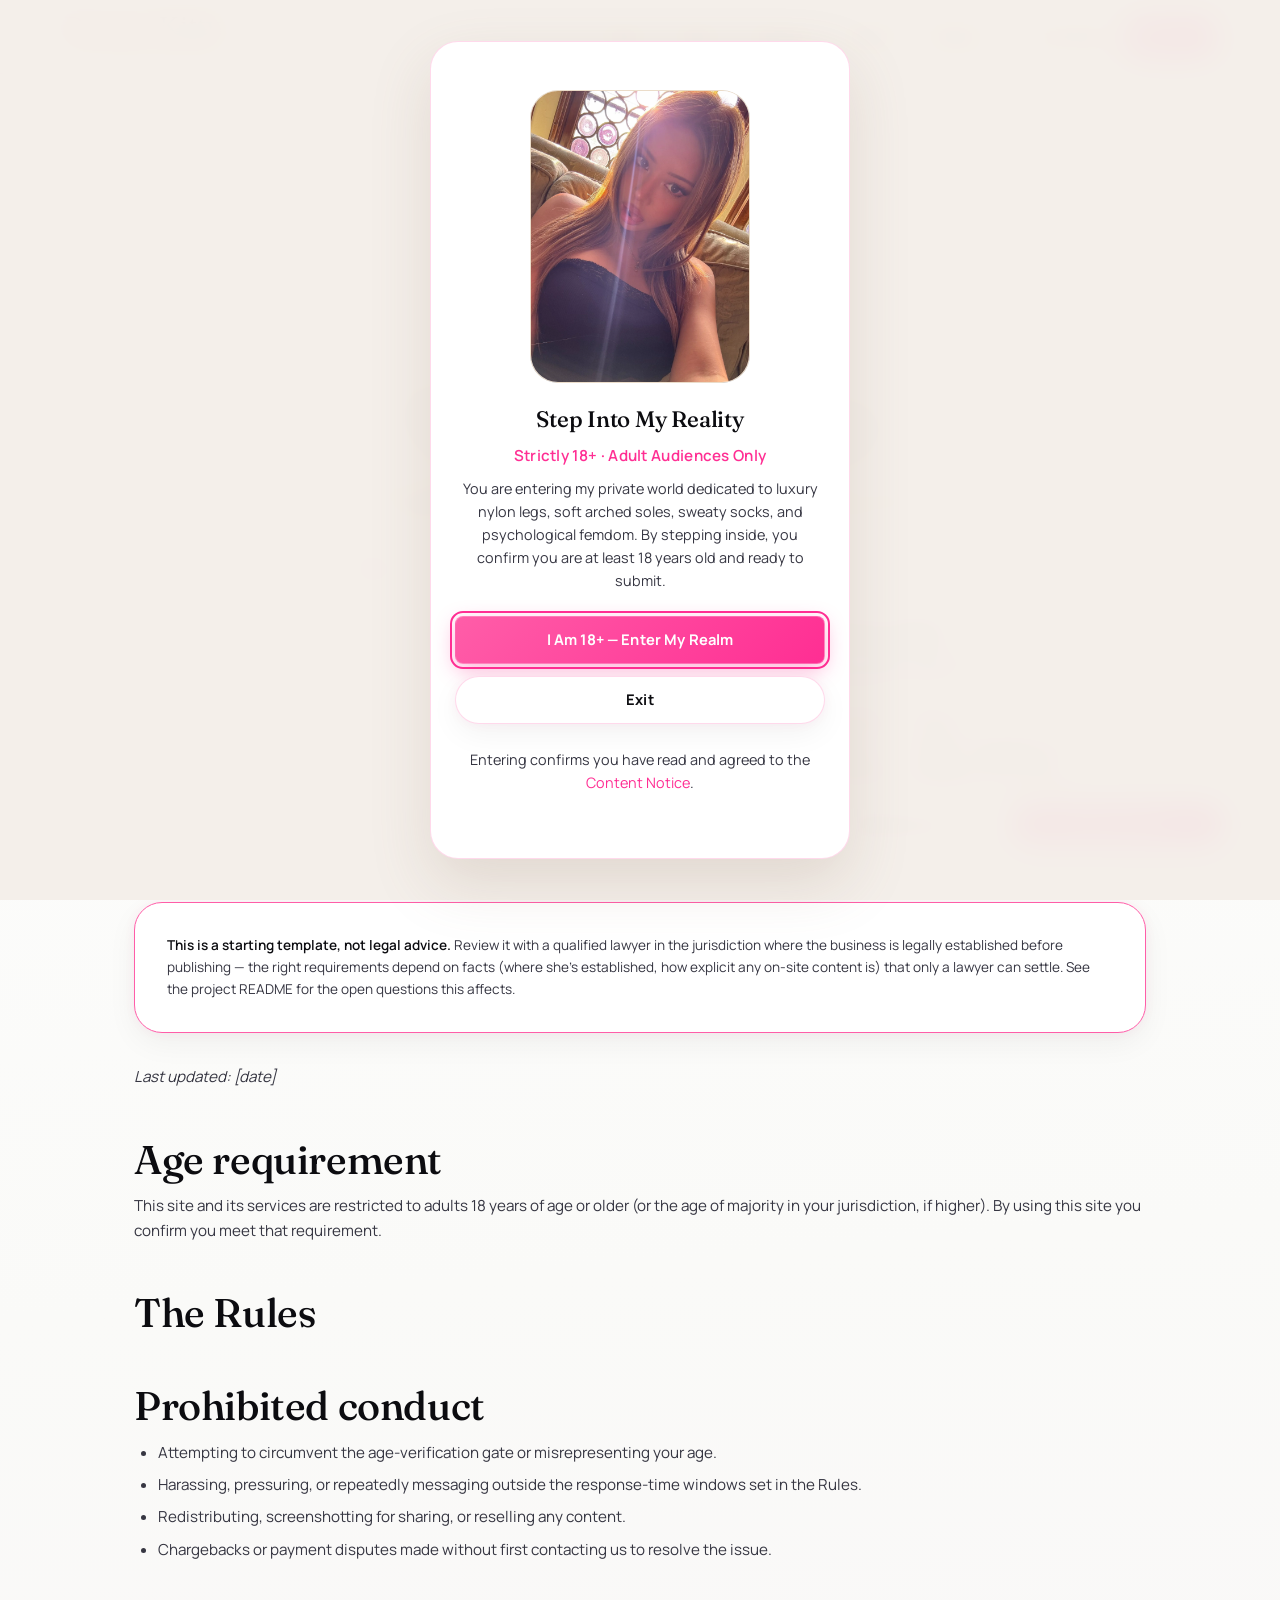
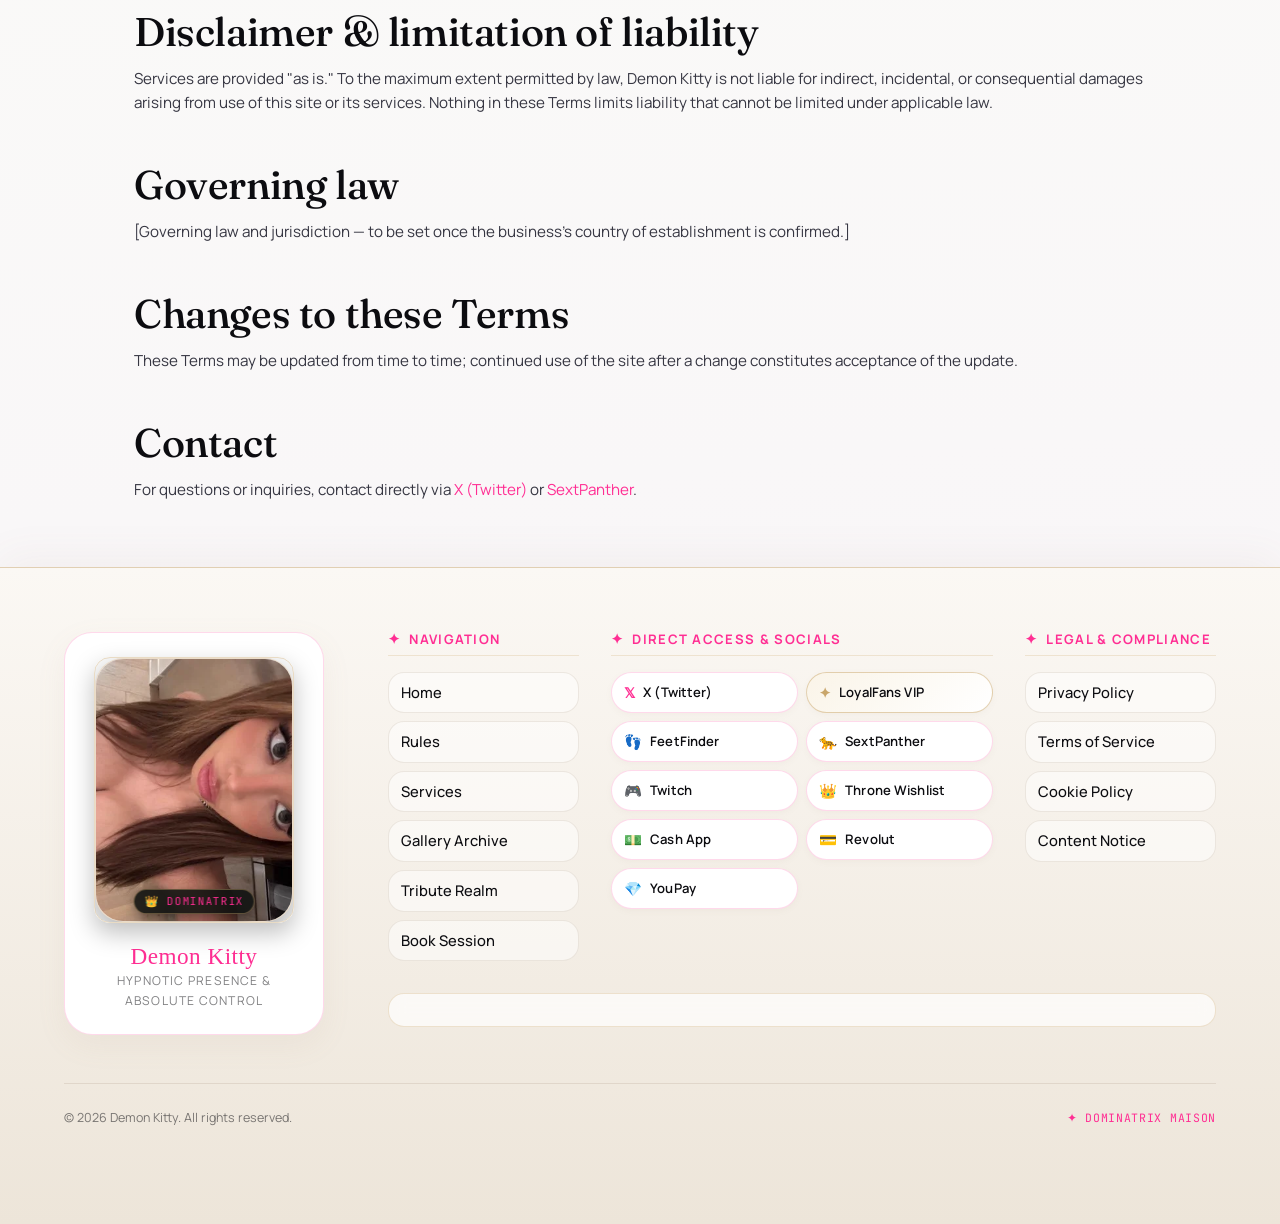
<file: terms.html>
<!doctype html>
<html lang="en">
<head>
  <meta charset="UTF-8">
  <meta name="viewport" content="width=device-width, initial-scale=1, viewport-fit=cover">
  <title>Terms of Service — Demon Kitty</title>
  <meta name="description" content="Terms of use for the site, booking procedures, and engagement rules.">
  <link rel="canonical" href="https://demon-kitty.netlify.app/terms.html">
  <meta property="og:title" content="Terms of Service — Demon Kitty">
  <meta property="og:description" content="Terms of use for the site, booking procedures, and engagement rules.">
  <meta property="og:type" content="website">
  <meta property="og:url" content="https://demon-kitty.netlify.app/terms.html">
  <meta property="og:image" content="assets/img/age_gate.webp">
  <meta name="twitter:card" content="summary_large_image">
  <meta name="theme-color" content="#FAF6F0">
  <link rel="icon" type="image/svg+xml" href="assets/img/mark.svg">
  <link rel="apple-touch-icon" href="assets/img/mark.svg">
  <link rel="preconnect" href="https://fonts.googleapis.com">
  <link rel="preconnect" href="https://fonts.gstatic.com" crossorigin>
  <link href="https://fonts.googleapis.com/css2?family=Fraunces:ital,opsz,wght@0,9..144,400;0,9..144,500;0,9..144,600;1,9..144,500&amp;family=Manrope:wght@400;500;600;700;800&amp;family=JetBrains+Mono:wght@400;500;600&amp;display=swap" rel="stylesheet">
  <link rel="stylesheet" href="assets/css/styles.css?v=4">
  <script>
    (function(){
      try {
        var v = localStorage.getItem('vq_age_verified');
        if ((v && Date.now() < JSON.parse(v).expiry) || document.cookie.indexOf('vq_age_verified=1') !== -1) {
          document.documentElement.classList.add('age-verified');
        }
      } catch(e) {}
    })();
  </script>
  <script>
    (function(){
      try {
        var t = localStorage.getItem('dk_theme');
        if (t === 'dark') document.documentElement.setAttribute('data-theme', 'dark');
      } catch(e){}
    })();
  </script>
</head>
<body>

  <!-- ════════════════════════════════════════════════════════════
       AGE GATE
       ════════════════════════════════════════════════════════════ -->
<div class="age-gate" id="age-gate" role="dialog" aria-modal="true" aria-label="Age verification">
    <div class="age-gate__panel">
      <div class="age-gate__logo"><div class="logo-wrapper logo-wrapper--mark" aria-label="Demon Kitty logo"><img src="assets/img/age_gate.webp" alt="Demon Kitty" style="width: 100%; height: 100%; object-fit: cover; border-radius: var(--radius-lg);" decoding="async"></div></div>
      <h2>Step Into My Reality</h2>
      <p style="color:var(--accent); font-weight:600; font-size:0.95rem; margin-bottom:var(--space-2); letter-spacing:0.02em;">Strictly 18+ &middot; Adult Audiences Only</p>
      <p style="color:var(--text-secondary); line-height:1.6; margin-bottom:var(--space-5);">You are entering my private world dedicated to luxury nylon legs, soft arched soles, sweaty socks, and psychological femdom. By stepping inside, you confirm you are at least 18 years old and ready to submit.</p>
      <div class="age-gate__actions">
        <button class="btn btn-primary btn-block" data-age-enter type="button">I Am 18+ — Enter My Realm</button>
        <button class="btn btn-ghost btn-block" data-age-exit type="button">Exit</button>
      </div>
      <p class="age-gate__meta">Entering confirms you have read and agreed to the <a href="content-notice.html" style="color:var(--accent);">Content Notice</a>.</p>
    </div>
  </div>

  <!-- ════════════════════════════════════════════════════════════
       HEADER
       ════════════════════════════════════════════════════════════ -->
  <header class="site-header">
    <a href="index.html" class="site-header__logo text-logo" aria-label="Demon Kitty home">
      <span class="header-name">Demon Kitty</span>
      <span class="header-motto">Your Eternal addiction</span>
    </a>
    <nav class="desktop-nav" aria-label="Main navigation">
      <ul>
        <li><a href="index.html">Home</a></li>
        <li><a href="rules.html">Rules</a></li>
        <li><a href="services.html">Services</a></li>
        <li><a href="gallery.html">Gallery</a></li>
        <li><a href="tribute.html">Tribute</a></li>
        <li>
          <button class="theme-switch-btn" data-theme-toggle type="button" aria-label="Toggle dark mode">
            <span class="theme-icon" aria-hidden="true"></span>
            <span class="theme-label">Dark Mode</span>
          </button>
        </li>
        <li><a href="book.html" class="btn btn-primary btn-sm">Book Me</a></li>
      </ul>
    </nav>
    <button class="theme-switch-btn theme-switch-btn--mobile" data-theme-toggle type="button" aria-label="Toggle dark mode">
      <span class="theme-icon" aria-hidden="true"></span>
      <span class="theme-label">Dark Mode</span>
    </button>
    <button class="menu-btn" data-nav-open type="button" aria-label="Open menu" aria-expanded="false" aria-controls="nav-drawer">
      <span></span><span></span><span></span>
    </button>
  </header>

  <div class="nav-drawer" id="nav-drawer">
    <div class="nav-drawer__panel">
      <button class="nav-drawer__close menu-btn" data-nav-close type="button" aria-label="Close menu">
        <span style="transform:translateY(6.5px) rotate(45deg);"></span>
        <span style="opacity:0;"></span>
        <span style="transform:translateY(-6.5px) rotate(-45deg);"></span>
      </button>
      <div class="nav-drawer__logo">
        <div class="logo-wrapper logo-wrapper--nav" aria-label="Demon Kitty logo"><img src="assets/img/nav_logo.webp" alt="Demon Kitty" style="width: 100%; height: 100%; object-fit: cover; border-radius: var(--radius-lg);" decoding="async"></div>
      </div>
      <nav aria-label="Main">
        <ul>
          <li><a href="index.html">Home</a></li>
          <li><a href="rules.html">Rules</a></li>
          <li><a href="services.html">Services</a></li>
          <li><a href="gallery.html">Gallery</a></li>
          <li><a href="tribute.html">Tribute</a></li>
          <li><a href="book.html">Book Me</a></li>
        </ul>
      </nav>
      <div style="margin: var(--space-4) 0; padding-inline: var(--space-2);">
        <button class="theme-switch-btn" data-theme-toggle type="button" aria-label="Toggle dark mode" style="width: 100%; justify-content: center; padding: 10px 16px;">
          <span class="theme-icon" aria-hidden="true"></span>
          <span class="theme-label">Dark Mode</span>
        </button>
      </div>
            <div class="nav-drawer__foot">
        <p><a href="https://x.com/DemonKittySlut" target="_blank" rel="noopener">X (Twitter)</a></p>
        <p><a href="https://www.loyalfans.com/demonkittyslut" target="_blank" rel="noopener">LoyalFans</a></p>
        <p><a href="https://app.feetfinder.com/userProfile/goddessvietkitty" target="_blank" rel="noopener">FeetFinder</a></p>
        <p><a href="https://www.sextpanther.com/goddessvietkitty" target="_blank" rel="noopener">SextPanther</a></p>
        <p><a href="https://www.twitch.tv/demonkittyslut" target="_blank" rel="noopener">Twitch</a></p>
        <p><a href="https://throne.com/demonkittyslut" target="_blank" rel="noopener">Throne Wishlist</a></p>
        <p><a href="https://cash.app/$demonkittyslut" target="_blank" rel="noopener">Cash App</a></p>
        <p><a href="https://revolut.me/demonkittyswag" target="_blank" rel="noopener">Revolut</a></p>
        <p><a href="https://youpay.me/DemonKittySlut" target="_blank" rel="noopener">YouPay</a></p>
      </div>
    </div>
  </div>
  <main>

    <section class="page-head has-video-bg sheen">
      <div class="hero-video-container" aria-hidden="true">
        <video class="hero-video-bg is-active" autoplay muted playsinline loop preload="auto">
          <source src="assets/video/dk_video_5.mp4" type="video/mp4">
        </video>
        <video class="hero-video-bg is-idle" muted playsinline preload="auto"></video>
      </div>
      <div class="container hero-content page-hero-command">
        <div class="page-hero-badge">
          <span class="badge-dot"></span>
          <span>Binding Agreement &middot; Platform Terms</span>
        </div>
        <h1 class="page-hero-title">Terms of Service</h1>
        <p class="page-hero-statement">By accessing this domain and engaging with my services, you enter into a legally binding agreement under these terms and protocol.</p>
        
        <div class="page-protocol-bar">
          <div class="protocol-chip"><span>01</span> Adults Only (18+)</div>
          <div class="protocol-chip"><span>02</span> Watermarked IP Protection</div>
          <div class="protocol-chip"><span>03</span> Zero Refund Policy</div>
        </div>

        <div style="display: flex; gap: var(--space-4); justify-content: center; flex-wrap: wrap; margin-top: var(--space-5);">
          <a href="#terms-body" class="btn btn-primary" style="min-width: 200px;">Review Terms &darr;</a>
          <a href="rules.html" class="btn btn-ghost" style="min-width: 180px; background: rgba(255,255,255,0.92); color: #0C0C10;">The Rules &rarr;</a>
        </div>
      </div>
    </section>
    <section class="container prose" id="terms-body">

      <div class="card" style="margin-bottom:var(--space-6); border-color: var(--bordeaux-light, var(--surface-border));">
        <p style="font-size:0.85rem; color:var(--text-secondary); margin:0;"><strong>This is a starting template, not legal advice.</strong> Review it with a qualified lawyer in the jurisdiction where the business is legally established before publishing — the right requirements depend on facts (where she's established, how explicit any on-site content is) that only a lawyer can settle. See the project README for the open questions this affects.</p>
      </div>

      <p><em>Last updated: [date]</em></p>

      <h2>Age requirement</h2>
      <p>This site and its services are restricted to adults 18 years of age or older (or the age of majority in your jurisdiction, if higher). By using this site you confirm you meet that requirement.</p>

      <h2>The Rules</h2>

      <h2>Prohibited conduct</h2>
      <ul>
        <li>Attempting to circumvent the age-verification gate or misrepresenting your age.</li>
        <li>Harassing, pressuring, or repeatedly messaging outside the response-time windows set in the Rules.</li>
        <li>Redistributing, screenshotting for sharing, or reselling any content.</li>
        <li>Chargebacks or payment disputes made without first contacting us to resolve the issue.</li>
      </ul>

      <h2>Disclaimer &amp; limitation of liability</h2>
      <p>Services are provided "as is." To the maximum extent permitted by law, Demon Kitty is not liable for indirect, incidental, or consequential damages arising from use of this site or its services. Nothing in these Terms limits liability that cannot be limited under applicable law.</p>

      <h2>Governing law</h2>
      <p>[Governing law and jurisdiction — to be set once the business's country of establishment is confirmed.]</p>

      <h2>Changes to these Terms</h2>
      <p>These Terms may be updated from time to time; continued use of the site after a change constitutes acceptance of the update.</p>

      <h2>Contact</h2>
      <p>For questions or inquiries, contact directly via <a href="https://x.com/DemonKittySlut" target="_blank" rel="noopener" style="color:var(--accent);">X (Twitter)</a> or <a href="https://www.sextpanther.com/goddessvietkitty" target="_blank" rel="noopener" style="color:var(--accent);">SextPanther</a>.</p>
    </section>

  </main>

  <footer class="site-footer">
    <div class="container-wide">
      <div class="site-footer__inner">
        
        <!-- Left Brand Showcase Card -->
        <div class="site-footer__brand-card">
          <div class="logo-wrapper logo-wrapper--footer" aria-label="Demon Kitty portrait">
            <img src="assets/img/footer_portrait.webp" alt="Demon Kitty" loading="lazy" decoding="async">
            <div class="footer-brand__badge">👑 Dominatrix</div>
          </div>
          <div class="footer-brand__meta">
            <h3 class="footer-brand__name">Demon Kitty</h3>
            <p class="footer-brand__subtitle">Hypnotic Presence &amp; Absolute Control</p>
          </div>
        </div>

        <!-- Right Content Columns -->
        <div class="site-footer__content">
          <div class="site-footer__grid">
            
            <!-- Col 1: Pages -->
            <div class="footer-col">
              <h4 class="footer-col__title"><span class="gold-symbol">✦</span> Navigation</h4>
              <ul class="footer-links">
                <li><a href="index.html"><span>Home</span> <span class="link-arrow">→</span></a></li>
                <li><a href="rules.html"><span>Rules</span> <span class="link-arrow">→</span></a></li>
                <li><a href="services.html"><span>Services</span> <span class="link-arrow">→</span></a></li>
                <li><a href="gallery.html"><span>Gallery Archive</span> <span class="link-arrow">→</span></a></li>
                <li><a href="tribute.html"><span>Tribute Realm</span> <span class="link-arrow">→</span></a></li>
                <li><a href="book.html"><span>Book Session</span> <span class="link-arrow">→</span></a></li>
              </ul>
            </div>

            <!-- Col 2: Socials & Direct Links -->
            <div class="footer-col footer-col--wide">
              <h4 class="footer-col__title"><span class="gold-symbol">✦</span> Direct Access &amp; Socials</h4>
              <div class="footer-social-grid">
                <a href="https://x.com/DemonKittySlut" target="_blank" rel="noopener" class="footer-social-pill">
                  <span class="pill-icon">𝕏</span>
                  <span class="pill-name">X (Twitter)</span>
                </a>
                <a href="https://www.loyalfans.com/demonkittyslut" target="_blank" rel="noopener" class="footer-social-pill footer-social-pill--vip">
                  <span class="pill-star">✦</span>
                  <span class="pill-name">LoyalFans VIP</span>
                </a>
                <a href="https://app.feetfinder.com/userProfile/goddessvietkitty" target="_blank" rel="noopener" class="footer-social-pill">
                  <span class="pill-icon">👣</span>
                  <span class="pill-name">FeetFinder</span>
                </a>
                <a href="https://www.sextpanther.com/goddessvietkitty" target="_blank" rel="noopener" class="footer-social-pill">
                  <span class="pill-icon">🐆</span>
                  <span class="pill-name">SextPanther</span>
                </a>
                <a href="https://www.twitch.tv/demonkittyslut" target="_blank" rel="noopener" class="footer-social-pill">
                  <span class="pill-icon">🎮</span>
                  <span class="pill-name">Twitch</span>
                </a>
                <a href="https://throne.com/demonkittyslut" target="_blank" rel="noopener" class="footer-social-pill">
                  <span class="pill-icon">👑</span>
                  <span class="pill-name">Throne Wishlist</span>
                </a>
                <a href="https://cash.app/$demonkittyslut" target="_blank" rel="noopener" class="footer-social-pill">
                  <span class="pill-icon">💵</span>
                  <span class="pill-name">Cash App</span>
                </a>
                <a href="https://revolut.me/demonkittyswag" target="_blank" rel="noopener" class="footer-social-pill">
                  <span class="pill-icon">💳</span>
                  <span class="pill-name">Revolut</span>
                </a>
                <a href="https://youpay.me/DemonKittySlut" target="_blank" rel="noopener" class="footer-social-pill">
                  <span class="pill-icon">💎</span>
                  <span class="pill-name">YouPay</span>
                </a>
              </div>
            </div>

            <!-- Col 3: Legal -->
            <div class="footer-col">
              <h4 class="footer-col__title"><span class="gold-symbol">✦</span> Legal &amp; Compliance</h4>
              <ul class="footer-links">
                <li><a href="privacy.html"><span>Privacy Policy</span> <span class="link-arrow">→</span></a></li>
                <li><a href="terms.html"><span>Terms of Service</span> <span class="link-arrow">→</span></a></li>
                <li><a href="cookies.html"><span>Cookie Policy</span> <span class="link-arrow">→</span></a></li>
                <li><a href="content-notice.html"><span>Content Notice</span> <span class="link-arrow">→</span></a></li>
              </ul>
            </div>

          </div>

          <!-- Tagline Box -->
          <div class="footer-quote-box">
          </div>

        </div>

      </div>

      <!-- Bottom Bar -->
      <div class="site-footer__bottom">
        <span>&copy; <span data-year></span> Demon Kitty. All rights reserved.</span>
        <span class="footer-bottom__badge">✦ Dominatrix Maison</span>
      </div>
    </div>
  </footer>

  <div class="mobile-bar">
    <a class="btn btn-primary" href="book.html">Book Me</a>
    <a class="btn btn-ghost" href="https://www.loyalfans.com/demonkittyslut" target="_blank" rel="noopener">LoyalFans</a>
    <a class="btn btn-ghost" href="https://x.com/DemonKittySlut" target="_blank" rel="noopener">X (Twitter)</a>
  </div>

  <div class="cookie-banner" id="cookie-banner" hidden>
    <h3>Your privacy choices</h3>
    <p>Necessary cookies keep the site running and are always on. Everything else is your call.</p>
    <div class="cookie-banner__options">
      <label class="cookie-check"><input type="checkbox" checked disabled> Necessary — always on</label>
      <label class="cookie-check"><input type="checkbox" data-cookie-analytics> Analytics — cookieless, aggregate only</label>
      <label class="cookie-check"><input type="checkbox" data-cookie-marketing> Marketing — retargeting, off by default</label>
    </div>
    <div class="cookie-banner__actions">
      <button class="btn btn-ghost btn-sm" data-cookie-necessary type="button">Necessary only</button>
      <button class="btn btn-primary btn-sm" data-cookie-save type="button">Save choices</button>
    </div>
  </div>
  <script src="assets/js/main.js?v=4"></script>
</body>
</html>
</file>
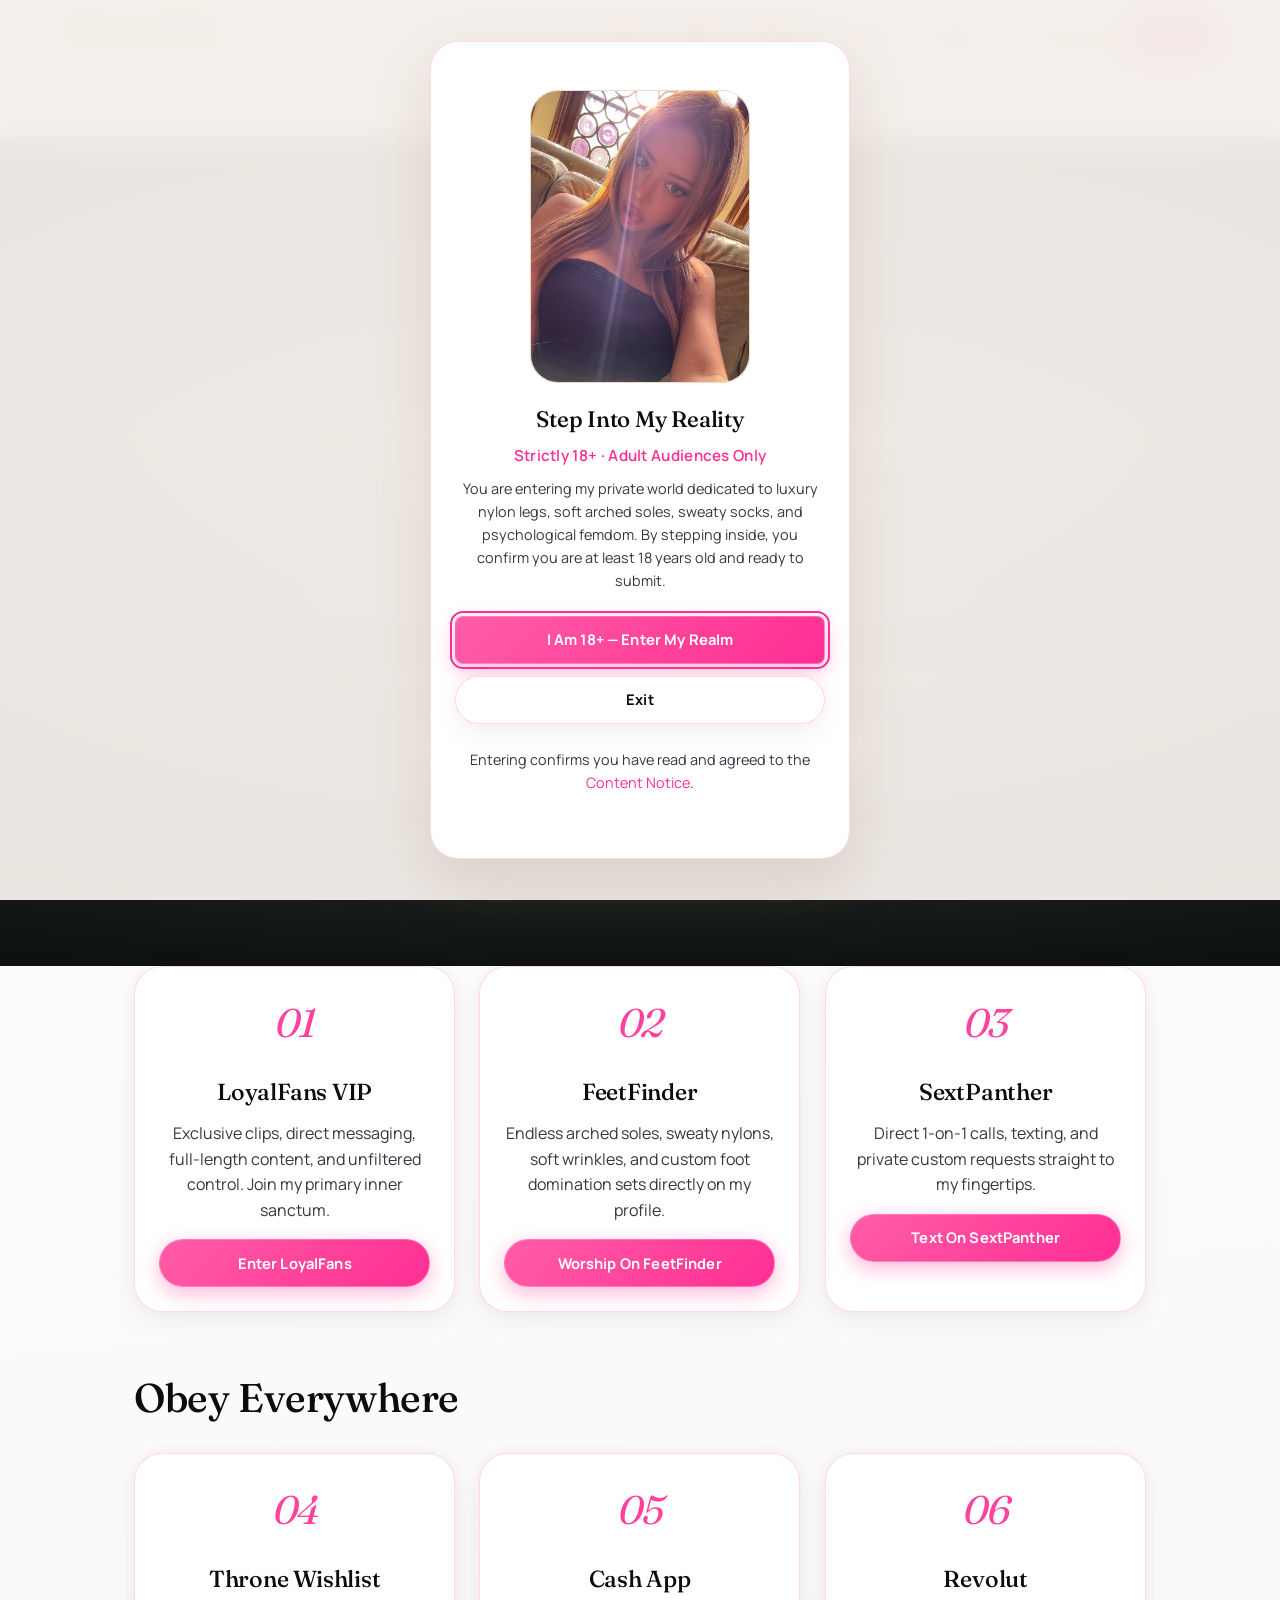
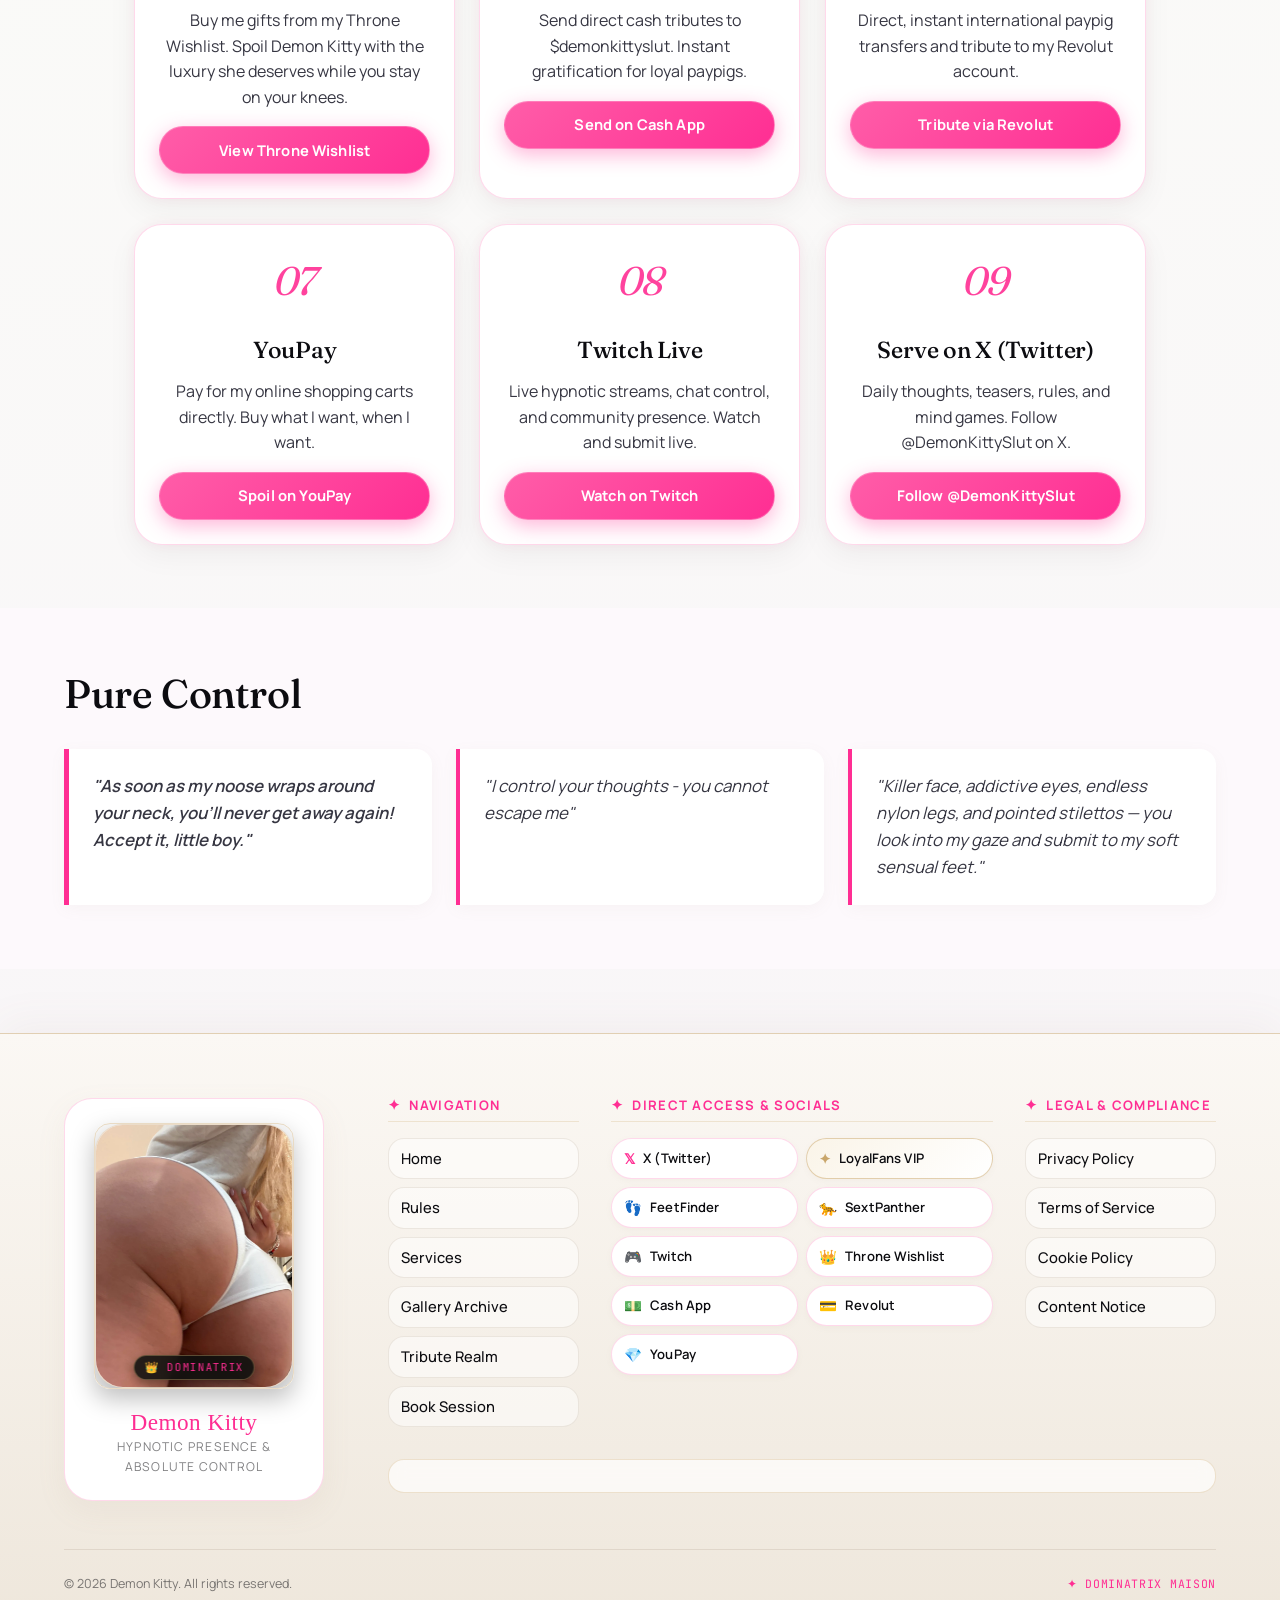
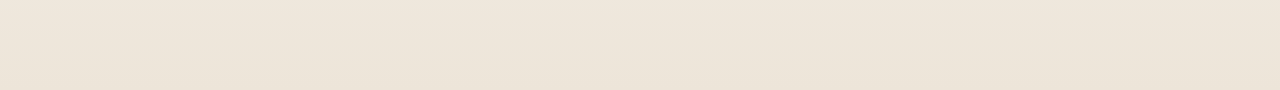
<file: tribute.html>
<!doctype html>
<html lang="en">
<head>
  <meta charset="UTF-8">
  <meta name="viewport" content="width=device-width, initial-scale=1, viewport-fit=cover">

  <!-- Primary Meta -->
  <title>Demon Kitty - Tribute & Submission</title>
  <meta name="description" content="Submit to your Dominatrix. Pay your tribute, kneel, and obey.">
  <link rel="canonical" href="https://demon-kitty.netlify.app/tribute.html">

  <!-- Open Graph -->
  <meta property="og:title" content="Demon Kitty - Tribute & Submission">
  <meta property="og:description" content="Submit to your Dominatrix. Pay your tribute, kneel, and obey.">
  <meta property="og:type" content="website">
  <meta property="og:url" content="https://demon-kitty.netlify.app/tribute.html">
  <meta property="og:image" content="assets/img/age_gate.webp">

  <!-- Theme & Icons -->
  <meta name="theme-color" content="#FAF6F0">
  <link rel="icon" type="image/svg+xml" href="assets/img/mark.svg">
  <link rel="apple-touch-icon" href="assets/img/mark.svg">

  <!-- Fonts -->
  <link rel="preconnect" href="https://fonts.googleapis.com">
  <link rel="preconnect" href="https://fonts.gstatic.com" crossorigin>
  <link href="https://fonts.googleapis.com/css2?family=Fraunces:ital,opsz,wght@0,9..144,400;0,9..144,500;0,9..144,600;1,9..144,500&family=Manrope:wght@400;500;600;700;800&family=JetBrains+Mono:wght@400;500;600&display=swap" rel="stylesheet">

  <!-- Styles -->
  <link rel="stylesheet" href="assets/css/styles.css?v=4">
  <script>
    (function(){
      try {
        var v = localStorage.getItem('vq_age_verified');
        if ((v && Date.now() < JSON.parse(v).expiry) || document.cookie.indexOf('vq_age_verified=1') !== -1) {
          document.documentElement.classList.add('age-verified');
        }
      } catch(e) {}
    })();
  </script>
  <script>
    (function(){
      try {
        var t = localStorage.getItem('dk_theme');
        if (t === 'dark') document.documentElement.setAttribute('data-theme', 'dark');
      } catch(e){}
    })();
  </script>
</head>
<body class="tribute-body">

  <!-- ════════════════════════════════════════════════════════════
       AGE GATE
       ════════════════════════════════════════════════════════════ -->
<div class="age-gate" id="age-gate" role="dialog" aria-modal="true" aria-label="Age verification">
    <div class="age-gate__panel">
      <div class="age-gate__logo"><div class="logo-wrapper logo-wrapper--mark" aria-label="Demon Kitty logo"><img src="assets/img/age_gate.webp" alt="Demon Kitty" style="width: 100%; height: 100%; object-fit: cover; border-radius: var(--radius-lg);" decoding="async"></div></div>
      <h2>Step Into My Reality</h2>
      <p style="color:var(--accent); font-weight:600; font-size:0.95rem; margin-bottom:var(--space-2); letter-spacing:0.02em;">Strictly 18+ &middot; Adult Audiences Only</p>
      <p style="color:var(--text-secondary); line-height:1.6; margin-bottom:var(--space-5);">You are entering my private world dedicated to luxury nylon legs, soft arched soles, sweaty socks, and psychological femdom. By stepping inside, you confirm you are at least 18 years old and ready to submit.</p>
      <div class="age-gate__actions">
        <button class="btn btn-primary btn-block" data-age-enter type="button">I Am 18+ — Enter My Realm</button>
        <button class="btn btn-ghost btn-block" data-age-exit type="button">Exit</button>
      </div>
      <p class="age-gate__meta">Entering confirms you have read and agreed to the <a href="content-notice.html" style="color:var(--accent);">Content Notice</a>.</p>
    </div>
  </div>

  <!-- ════════════════════════════════════════════════════════════
       HEADER
       ════════════════════════════════════════════════════════════ -->
  <header class="site-header">
    <a href="index.html" class="site-header__logo text-logo" aria-label="Demon Kitty home">
      <span class="header-name">Demon Kitty</span>
      <span class="header-motto">Your Eternal addiction</span>
    </a>
    <nav class="desktop-nav" aria-label="Main navigation">
      <ul>
        <li><a href="index.html">Home</a></li>
        <li><a href="rules.html">Rules</a></li>
        <li><a href="services.html">Services</a></li>
        <li><a href="gallery.html">Gallery</a></li>
        <li><a href="tribute.html" class="is-active">Tribute</a></li>
        <li>
          <button class="theme-switch-btn" data-theme-toggle type="button" aria-label="Toggle dark mode">
            <span class="theme-icon" aria-hidden="true"></span>
            <span class="theme-label">Dark Mode</span>
          </button>
        </li>
        <li><a href="book.html" class="btn btn-primary btn-sm">Book Me</a></li>
      </ul>
    </nav>
    <button class="theme-switch-btn theme-switch-btn--mobile" data-theme-toggle type="button" aria-label="Toggle dark mode">
      <span class="theme-icon" aria-hidden="true"></span>
      <span class="theme-label">Dark Mode</span>
    </button>
    <button class="menu-btn" data-nav-open type="button" aria-label="Open menu" aria-expanded="false" aria-controls="nav-drawer">
      <span></span><span></span><span></span>
    </button>
  </header>

  <!-- ════════════════════════════════════════════════════════════
       NAV DRAWER (Mobile)
       ════════════════════════════════════════════════════════════ -->
  <div class="nav-drawer" id="nav-drawer">
    <div class="nav-drawer__panel">
      <button class="nav-drawer__close menu-btn" data-nav-close type="button" aria-label="Close menu">
        <span style="transform:translateY(6.5px) rotate(45deg);"></span>
        <span style="opacity:0;"></span>
        <span style="transform:translateY(-6.5px) rotate(-45deg);"></span>
      </button>
      <div class="nav-drawer__logo">
        <div class="logo-wrapper logo-wrapper--nav" aria-label="Demon Kitty logo"><img src="assets/img/nav_logo.webp" alt="Demon Kitty" style="width: 100%; height: 100%; object-fit: cover; border-radius: var(--radius-lg);" decoding="async"></div>
      </div>
      <nav aria-label="Main">
        <ul>
          <li><a href="index.html">Home</a></li>
          <li><a href="rules.html">Rules</a></li>
          <li><a href="services.html">Services</a></li>
          <li><a href="gallery.html">Gallery</a></li>
          <li><a href="tribute.html" class="is-active">Tribute</a></li>
          <li><a href="book.html">Book Me</a></li>
        </ul>
      </nav>
      <div style="margin: var(--space-4) 0; padding-inline: var(--space-2);">
        <button class="theme-switch-btn" data-theme-toggle type="button" aria-label="Toggle dark mode" style="width: 100%; justify-content: center; padding: 10px 16px;">
          <span class="theme-icon" aria-hidden="true"></span>
          <span class="theme-label">Dark Mode</span>
        </button>
      </div>
      <div class="nav-drawer__foot">
        <p><a href="https://x.com/DemonKittySlut" target="_blank" rel="noopener">X (Twitter)</a></p>
        <p><a href="https://www.loyalfans.com/demonkittyslut" target="_blank" rel="noopener">LoyalFans</a></p>
        <p><a href="https://app.feetfinder.com/userProfile/goddessvietkitty" target="_blank" rel="noopener">FeetFinder</a></p>
        <p><a href="https://www.sextpanther.com/goddessvietkitty" target="_blank" rel="noopener">SextPanther</a></p>
        <p><a href="https://www.twitch.tv/demonkittyslut" target="_blank" rel="noopener">Twitch</a></p>
        <p><a href="https://throne.com/demonkittyslut" target="_blank" rel="noopener">Throne Wishlist</a></p>
        <p><a href="https://cash.app/$demonkittyslut" target="_blank" rel="noopener">Cash App</a></p>
        <p><a href="https://revolut.me/demonkittyswag" target="_blank" rel="noopener">Revolut</a></p>
        <p><a href="https://youpay.me/DemonKittySlut" target="_blank" rel="noopener">YouPay</a></p>
      </div>
    </div>
  </div>

  <!-- ════════════════════════════════════════════════════════════
       MAIN CONTENT - TRIBUTE
       ════════════════════════════════════════════════════════════ -->
  <main class="tribute-main">

    <!-- ─── Hero Section with Video Engine ─── -->
    <section class="page-head has-video-bg sheen">
      <!-- Full Bleed Video Background -->
      <div class="hero-video-container" aria-hidden="true">
        <video class="hero-video-bg is-active" autoplay muted playsinline loop preload="auto">
          <source src="assets/video/dk_video_6.mp4" type="video/mp4">
        </video>
        <video class="hero-video-bg is-idle" muted playsinline preload="auto"></video>
      </div>
      <!-- Dark Cinematic Vignette Overlay -->
      <div class="hero-video-overlay"></div>
      
      <div class="container hero-content page-hero-command">
        <div class="page-hero-badge">
          <span class="badge-dot"></span>
          <span>Financial Submission &middot; Unconditional Drain</span>
        </div>
        <h1 class="page-hero-title">Tribute &amp; Financial Submission</h1>
        <p class="page-hero-statement">Words are cheap — devotion is proven in currency. Send your tribute upfront to show respect, gain my personal attention, or fund my luxury lifestyle.</p>
        
        <div class="page-protocol-bar">
          <div class="protocol-chip"><span>01</span> Instant Clearance Required</div>
          <div class="protocol-chip"><span>02</span> Zero Chargeback Tolerance</div>
          <div class="protocol-chip"><span>03</span> VIP Priority Status</div>
        </div>

        <div style="display: flex; gap: var(--space-4); justify-content: center; flex-wrap: wrap; margin-top: var(--space-5);">
          <a href="#tribute-options" class="btn btn-primary" style="min-width: 220px;">Select Tribute Tier &darr;</a>
          <a href="services.html" class="btn btn-ghost" style="min-width: 200px; background: rgba(255,255,255,0.92); color: #0C0C10;">Explore Services &rarr;</a>
        </div>
      </div>
    </section>

    <!-- TRIBUTE OPTIONS -->
    <section id="tribute-options" class="tribute-options-section">
      <div class="container">
        <div class="tribute-grid">
            
          <!-- LoyalFans -->
          <div class="tribute-card glass-panel tribute-card--gold">
            <div class="tribute-card__icon elite-number">01</div>
            <h3>LoyalFans VIP</h3>
            <p>Exclusive clips, direct messaging, full-length content, and unfiltered control. Join my primary inner sanctum.</p>
            <a href="https://www.loyalfans.com/demonkittyslut" target="_blank" rel="noopener" class="btn btn-primary btn-block">Enter LoyalFans</a>
          </div>

          <!-- FeetFinder -->
          <div class="tribute-card glass-panel tribute-card--gold">
            <div class="tribute-card__icon elite-number">02</div>
            <h3>FeetFinder</h3>
            <p>Endless arched soles, sweaty nylons, soft wrinkles, and custom foot domination sets directly on my profile.</p>
            <a href="https://app.feetfinder.com/userProfile/goddessvietkitty" target="_blank" rel="noopener" class="btn btn-primary btn-block">Worship On FeetFinder</a>
          </div>

          <!-- SextPanther -->
          <div class="tribute-card glass-panel tribute-card--gold">
            <div class="tribute-card__icon elite-number">03</div>
            <h3>SextPanther</h3>
            <p>Direct 1-on-1 calls, texting, and private custom requests straight to my fingertips.</p>
            <a href="https://www.sextpanther.com/goddessvietkitty" target="_blank" rel="noopener" class="btn btn-primary btn-block">Text On SextPanther</a>
          </div>

        </div>
      </div>
    </section>

    <!-- COMMAND LINKS SECTION -->
    <section class="tribute-commands-section container" style="margin-bottom: var(--space-8);">
      <h2 class="text-center" style="margin-bottom: var(--space-6);">Obey Everywhere</h2>
      <div class="tribute-grid" style="grid-template-columns: repeat(auto-fit, minmax(280px, 1fr));">
        <div class="tribute-card glass-panel">
          <div class="tribute-card__icon elite-number">04</div>
          <h3>Throne Wishlist</h3>
          <p>Buy me gifts from my Throne Wishlist. Spoil Demon Kitty with the luxury she deserves while you stay on your knees.</p>
          <a href="https://throne.com/demonkittyslut" target="_blank" rel="noopener" class="btn btn-primary btn-block">View Throne Wishlist</a>
        </div>
        <div class="tribute-card glass-panel">
          <div class="tribute-card__icon elite-number">05</div>
          <h3>Cash App</h3>
          <p>Send direct cash tributes to $demonkittyslut. Instant gratification for loyal paypigs.</p>
          <a href="https://cash.app/$demonkittyslut" target="_blank" rel="noopener" class="btn btn-primary btn-block">Send on Cash App</a>
        </div>
        <div class="tribute-card glass-panel">
          <div class="tribute-card__icon elite-number">06</div>
          <h3>Revolut</h3>
          <p>Direct, instant international paypig transfers and tribute to my Revolut account.</p>
          <a href="https://revolut.me/demonkittyswag" target="_blank" rel="noopener" class="btn btn-primary btn-block">Tribute via Revolut</a>
        </div>
        <div class="tribute-card glass-panel">
          <div class="tribute-card__icon elite-number">07</div>
          <h3>YouPay</h3>
          <p>Pay for my online shopping carts directly. Buy what I want, when I want.</p>
          <a href="https://youpay.me/DemonKittySlut" target="_blank" rel="noopener" class="btn btn-primary btn-block">Spoil on YouPay</a>
        </div>
        <div class="tribute-card glass-panel">
          <div class="tribute-card__icon elite-number">08</div>
          <h3>Twitch Live</h3>
          <p>Live hypnotic streams, chat control, and community presence. Watch and submit live.</p>
          <a href="https://www.twitch.tv/demonkittyslut" target="_blank" rel="noopener" class="btn btn-primary btn-block">Watch on Twitch</a>
        </div>
        <div class="tribute-card glass-panel">
          <div class="tribute-card__icon elite-number">09</div>
          <h3>Serve on X (Twitter)</h3>
          <p>Daily thoughts, teasers, rules, and mind games. Follow @DemonKittySlut on X.</p>
          <a href="https://x.com/DemonKittySlut" target="_blank" rel="noopener" class="btn btn-primary btn-block">Follow @DemonKittySlut</a>
        </div>
      </div>
    </section>

    <!-- THE VIBE / QUOTES -->
    <section class="tribute-quotes-section">
      <div class="container-wide">
        <h2 class="text-center" style="margin-bottom: 2rem;">Pure Control</h2>
        <div class="tribute-quotes-grid">
            <div class="tribute-quote glass-panel highlight-quote">
                <p>"As soon as my noose wraps around your neck, you'll never get away again! Accept it, little boy."</p>
            </div>
            <div class="tribute-quote glass-panel">
                <p>"I control your thoughts - you cannot escape me"</p>
            </div>
            <div class="tribute-quote glass-panel">
                <p>"Killer face, addictive eyes, endless nylon legs, and pointed stilettos — you look into my gaze and submit to my soft sensual feet."</p>
            </div>
        </div>
      </div>
    </section>

  </main>

  <!-- ════════════════════════════════════════════════════════════
       FOOTER
       ════════════════════════════════════════════════════════════ -->
  <footer class="site-footer">
    <div class="container-wide">
      <div class="site-footer__inner">
        
        <!-- Left Brand Showcase Card -->
        <div class="site-footer__brand-card">
          <div class="logo-wrapper logo-wrapper--footer" aria-label="Demon Kitty portrait">
            <img src="assets/img/dk_img_5.webp" alt="Demon Kitty" loading="lazy" decoding="async">
            <div class="footer-brand__badge">👑 Dominatrix</div>
          </div>
          <div class="footer-brand__meta">
            <h3 class="footer-brand__name">Demon Kitty</h3>
            <p class="footer-brand__subtitle">Hypnotic Presence &amp; Absolute Control</p>
          </div>
        </div>

        <!-- Right Content Columns -->
        <div class="site-footer__content">
          <div class="site-footer__grid">
            
            <!-- Col 1: Pages -->
            <div class="footer-col">
              <h4 class="footer-col__title"><span class="gold-symbol">✦</span> Navigation</h4>
              <ul class="footer-links">
                <li><a href="index.html"><span>Home</span> <span class="link-arrow">→</span></a></li>
                <li><a href="rules.html"><span>Rules</span> <span class="link-arrow">→</span></a></li>
                <li><a href="services.html"><span>Services</span> <span class="link-arrow">→</span></a></li>
                <li><a href="gallery.html"><span>Gallery Archive</span> <span class="link-arrow">→</span></a></li>
                <li><a href="tribute.html"><span>Tribute Realm</span> <span class="link-arrow">→</span></a></li>
                <li><a href="book.html"><span>Book Session</span> <span class="link-arrow">→</span></a></li>
              </ul>
            </div>

            <!-- Col 2: Socials & Direct Links -->
            <div class="footer-col footer-col--wide">
              <h4 class="footer-col__title"><span class="gold-symbol">✦</span> Direct Access &amp; Socials</h4>
              <div class="footer-social-grid">
                <a href="https://x.com/DemonKittySlut" target="_blank" rel="noopener" class="footer-social-pill">
                  <span class="pill-icon">𝕏</span>
                  <span class="pill-name">X (Twitter)</span>
                </a>
                <a href="https://www.loyalfans.com/demonkittyslut" target="_blank" rel="noopener" class="footer-social-pill footer-social-pill--vip">
                  <span class="pill-star">✦</span>
                  <span class="pill-name">LoyalFans VIP</span>
                </a>
                <a href="https://app.feetfinder.com/userProfile/goddessvietkitty" target="_blank" rel="noopener" class="footer-social-pill">
                  <span class="pill-icon">👣</span>
                  <span class="pill-name">FeetFinder</span>
                </a>
                <a href="https://www.sextpanther.com/goddessvietkitty" target="_blank" rel="noopener" class="footer-social-pill">
                  <span class="pill-icon">🐆</span>
                  <span class="pill-name">SextPanther</span>
                </a>
                <a href="https://www.twitch.tv/demonkittyslut" target="_blank" rel="noopener" class="footer-social-pill">
                  <span class="pill-icon">🎮</span>
                  <span class="pill-name">Twitch</span>
                </a>
                <a href="https://throne.com/demonkittyslut" target="_blank" rel="noopener" class="footer-social-pill">
                  <span class="pill-icon">👑</span>
                  <span class="pill-name">Throne Wishlist</span>
                </a>
                <a href="https://cash.app/$demonkittyslut" target="_blank" rel="noopener" class="footer-social-pill">
                  <span class="pill-icon">💵</span>
                  <span class="pill-name">Cash App</span>
                </a>
                <a href="https://revolut.me/demonkittyswag" target="_blank" rel="noopener" class="footer-social-pill">
                  <span class="pill-icon">💳</span>
                  <span class="pill-name">Revolut</span>
                </a>
                <a href="https://youpay.me/DemonKittySlut" target="_blank" rel="noopener" class="footer-social-pill">
                  <span class="pill-icon">💎</span>
                  <span class="pill-name">YouPay</span>
                </a>
              </div>
            </div>

            <!-- Col 3: Legal -->
            <div class="footer-col">
              <h4 class="footer-col__title"><span class="gold-symbol">✦</span> Legal &amp; Compliance</h4>
              <ul class="footer-links">
                <li><a href="privacy.html"><span>Privacy Policy</span> <span class="link-arrow">→</span></a></li>
                <li><a href="terms.html"><span>Terms of Service</span> <span class="link-arrow">→</span></a></li>
                <li><a href="cookies.html"><span>Cookie Policy</span> <span class="link-arrow">→</span></a></li>
                <li><a href="content-notice.html"><span>Content Notice</span> <span class="link-arrow">→</span></a></li>
              </ul>
            </div>

          </div>

          <!-- Tagline Box -->
          <div class="footer-quote-box">
          </div>

        </div>

      </div>

      <!-- Bottom Bar -->
      <div class="site-footer__bottom">
        <span>&copy; <span data-year></span> Demon Kitty. All rights reserved.</span>
        <span class="footer-bottom__badge">✦ Dominatrix Maison</span>
      </div>
    </div>
  </footer>

  <script src="assets/js/main.js?v=4"></script>
</body>
</html>
</file>
<file: assets/css/styles.css>
/* ==========================================================================
   Demon Kitty — Core Stylesheet (Restructured)
   Design system: Verre (glass) / Peau (skin) / Écailles (scales)
   Signature motif: "The Sheen" — a diagonal light-sweep
   ========================================================================== */

/* ---- Reset ------------------------------------------------------------- */
*, *::before, *::after { box-sizing: border-box; }
html, body, h1, h2, h3, h4, p, figure, blockquote, dl, dd, ul, ol { margin: 0; }
ul, ol { padding: 0; list-style: none; }
img, svg, video { display: block; max-width: 100%; }
a { color: inherit; text-decoration: none; }
button, input, textarea, select { font: inherit; color: inherit; }
button { background: none; border: none; cursor: pointer; }
html { -webkit-text-size-adjust: 100%; scroll-behavior: smooth; }
@media (prefers-reduced-motion: reduce) {
  html { scroll-behavior: auto; }
  *, *::before, *::after {
    animation-duration: 0.001ms !important;
    animation-iteration-count: 1 !important;
  }
  .btn, .theme-switch-btn, .gallery-tabs button, .footer-links li a,
  .footer-social-pill, .review-dots button, .review-dots span {
    transition-property: color, background-color, border-color, box-shadow, opacity !important;
    transition-duration: 160ms !important;
  }
  .btn:hover, .theme-switch-btn:hover, .card:hover, .gallery-item:hover,
  .platform-card:hover, .service-card:hover, .rule-card:hover, .tribute-card:hover {
    transform: none !important;
  }
}

/* ---- Design tokens (shared brand palette) ------------------------------ */
:root {
  --noir: #0B0F0D;
  --obsidian: #1A1A2E;
  --bordeaux: #6E1423;
  --bordeaux-light: #8C1D2E;
  --crimson: #A4133C;
  --gold: #C9A66B;
  --gold-light: #E4C793;
  --champagne: #F2E8CF;
  --taupe: #5A4B45;
  --porcelain: #FFFFFF;

  --font-display: 'Fraunces', 'Iowan Old Style', Georgia, serif;
  --font-body: 'Manrope', -apple-system, BlinkMacSystemFont, 'Segoe UI', sans-serif;
  --font-mono: 'JetBrains Mono', 'SFMono-Regular', Menlo, monospace;

  --space-1: 4px;  --space-2: 8px;  --space-3: 12px; --space-4: 16px;
  --space-5: 24px; --space-6: 32px; --space-7: 48px; --space-8: 64px; --space-9: 96px;

  --radius-sm: 8px;  --radius-md: 16px; --radius-lg: 28px; --radius-pill: 999px;

  --container: 680px;
  --container-wide: 1200px;

  --ease: cubic-bezier(0.16, 1, 0.3, 1);
  --ease-out-expo: cubic-bezier(0.16, 1, 0.3, 1);
  --ease-in-out-circ: cubic-bezier(0.85, 0, 0.15, 1);
  --ease-spring: cubic-bezier(0.175, 0.885, 0.32, 1.275);
  --ease-bounce: cubic-bezier(0.34, 1.56, 0.64, 1);
  --dur-fast: 180ms;
  --dur-med: 420ms;

  --z-nav: 40;
  --z-cookie: 50;
  --z-gate: 100;

  color-scheme: light;

  /* ==========================================================================
     LIGHT MODE — HIGH-FASHION WHITE + JET BLACK + NEON HOT PINK
     ========================================================================== */
  --bg: #FFFFFF;
  --bg-image: linear-gradient(175deg, #FFFFFF 0%, #FAFAF8 45%, #F8F4F8 100%);
  --text-primary: #0C0C10;
  --text-secondary: #363642;
  --text-muted: rgba(12, 12, 16, 0.52);

  --bordeaux: #FF2E93;
  --bordeaux-light: #FF5DA8;
  --crimson: #FF1A75;
  --gold: #FF2E93;
  --gold-light: #FF85BF;
  --champagne: #FDF4F8;
  --taupe: #64748B;
  --porcelain: #FFFFFF;

  --accent: #FF2E93;
  --accent-contrast: #FFFFFF;
  --accent-glow: rgba(255, 46, 147, 0.38);

  --surface: #FFFFFF;
  --surface-strong: #FDF9FC;
  --surface-border: rgba(255, 46, 147, 0.18);
  --surface-blur: blur(16px);
  --surface-shadow: 0 10px 30px rgba(0, 0, 0, 0.05), 0 0 15px rgba(255, 46, 147, 0.06);
  --surface-shadow-inset: none;

  --border: rgba(255, 46, 147, 0.18);
  --input-bg: #FFFFFF;
  --input-border: rgba(255, 46, 147, 0.25);

  --sheen-color: rgba(255, 46, 147, 0.25);
  --sheen-opacity: 0.4;
  --sheen-duration: 8s;
  --sheen-width: 50%;

  --grain-opacity: 0.015;
}

[data-theme="light"],
[data-theme="white"] {
  color-scheme: light;
  --bg: #FFFFFF;
  --bg-image: linear-gradient(175deg, #FFFFFF 0%, #FAFAF8 45%, #F8F4F8 100%);
  --text-primary: #0C0C10;
  --text-secondary: #363642;
  --text-muted: rgba(12, 12, 16, 0.52);

  --bordeaux: #FF2E93;
  --bordeaux-light: #FF5DA8;
  --crimson: #FF1A75;
  --gold: #FF2E93;
  --gold-light: #FF85BF;
  --champagne: #FDF4F8;
  --taupe: #64748B;
  --porcelain: #FFFFFF;

  --accent: #FF2E93;
  --accent-contrast: #FFFFFF;
  --accent-glow: rgba(255, 46, 147, 0.38);

  --surface: #FFFFFF;
  --surface-strong: #FDF9FC;
  --surface-border: rgba(255, 46, 147, 0.18);
  --surface-blur: blur(16px);
  --surface-shadow: 0 10px 30px rgba(0, 0, 0, 0.05), 0 0 15px rgba(255, 46, 147, 0.06);
  --surface-shadow-inset: none;

  --border: rgba(255, 46, 147, 0.18);
  --input-bg: #FFFFFF;
  --input-border: rgba(255, 46, 147, 0.25);
}

/* ==========================================================================
   DARK MODE — OBSIDIAN BLACK + NEON HOT PINK + POLISHED CHROME
   ========================================================================== */
[data-theme="dark"] {
  color-scheme: dark;

  /* Obsidian & Void Black Backdrops */
  --bg: #0A0A0E;
  --bg-image: radial-gradient(circle at 50% 0%, #1F0A1B 0%, #0C0C12 40%, #060609 100%);
  --text-primary: #F8FAFC;
  --text-secondary: #CBD5E1;
  --text-muted: rgba(248, 250, 252, 0.58);

  /* Hot Pink & Chrome Accents */
  --bordeaux: #FF2E93;
  --bordeaux-light: #FF5DA8;
  --crimson: #FF1A75;
  --gold: #FF66B2;
  --gold-light: #FFB3D9;
  --champagne: #F1F5F9;
  --taupe: #94A3B8;
  --porcelain: #FFFFFF;

  --accent: #FF2E93;
  --accent-contrast: #FFFFFF;
  --accent-glow: rgba(255, 46, 147, 0.55);

  /* Glassmorphism & Chrome Surfaces */
  --surface: #12121A;
  --surface-strong: #191924;
  --surface-border: rgba(255, 46, 147, 0.28);
  --surface-blur: blur(20px);
  --surface-shadow: 0 16px 40px rgba(0, 0, 0, 0.85), 0 0 25px rgba(255, 46, 147, 0.12);
  --surface-shadow-inset: inset 0 1px 0 rgba(255, 255, 255, 0.12);

  --border: rgba(255, 46, 147, 0.22);
  --input-bg: #14141E;
  --input-border: rgba(226, 232, 240, 0.22);

  --sheen-color: rgba(255, 46, 147, 0.35);
  --sheen-opacity: 0.6;
  --grain-opacity: 0.04;
}

/* Specific Dark Mode Component Chrome & Pink Styling */
[data-theme="dark"] .site-header {
  background: rgba(10, 10, 15, 0.85);
  border-bottom: 1px solid rgba(255, 46, 147, 0.22);
  box-shadow: 0 10px 30px rgba(0, 0, 0, 0.6), 0 0 20px rgba(255, 46, 147, 0.08);
}

[data-theme="dark"] .header-name {
  background: linear-gradient(135deg, #FFFFFF 0%, #FF66B2 45%, #E2E8F0 75%, #FF2E93 100%);
  -webkit-background-clip: text;
  -webkit-text-fill-color: transparent;
  background-clip: text;
  color: #FF2E93;
  filter: drop-shadow(0 0 14px rgba(255, 46, 147, 0.4));
}

[data-theme="dark"] .header-motto {
  color: rgba(255, 180, 220, 0.75);
}

[data-theme="dark"] .desktop-nav ul li a:hover,
[data-theme="dark"] .desktop-nav ul li a.is-active {
  color: #FF2E93;
  text-shadow: 0 0 12px rgba(255, 46, 147, 0.7);
}

[data-theme="dark"] .btn-primary {
  background: linear-gradient(135deg, #FF2E93 0%, #D80064 100%);
  color: #FFFFFF;
  border: 1px solid rgba(255, 255, 255, 0.25);
  box-shadow: 0 6px 24px rgba(255, 46, 147, 0.45), 0 0 14px rgba(255, 46, 147, 0.35);
  text-shadow: 0 1px 2px rgba(0, 0, 0, 0.4);
}

[data-theme="dark"] .btn-primary:hover {
  background: linear-gradient(135deg, #FF5DA8 0%, #FF1A75 100%);
  box-shadow: 0 8px 32px rgba(255, 46, 147, 0.7), 0 0 24px rgba(255, 46, 147, 0.55);
}

[data-theme="dark"] .btn-ghost {
  background: rgba(255, 255, 255, 0.05);
  border: 1px solid rgba(226, 232, 240, 0.25);
  color: #F8FAFC;
  box-shadow: 0 4px 16px rgba(0, 0, 0, 0.3);
}

[data-theme="dark"] .btn-ghost:hover {
  background: rgba(255, 46, 147, 0.14);
  border-color: #FF2E93;
  color: #FF5DA8;
  box-shadow: 0 6px 22px rgba(255, 46, 147, 0.35);
}

[data-theme="dark"] .about-pillar {
  background: rgba(18, 18, 26, 0.75);
  border: 1px solid rgba(255, 46, 147, 0.22);
  box-shadow: 0 4px 20px rgba(0, 0, 0, 0.5);
}

[data-theme="dark"] .about-photo-frame {
  border-color: rgba(255, 46, 147, 0.45);
  box-shadow: 0 20px 60px rgba(0, 0, 0, 0.9), 0 0 35px rgba(255, 46, 147, 0.28);
}

[data-theme="dark"] .site-footer {
  background: #060609;
  border-top: 1px solid rgba(255, 46, 147, 0.22);
  box-shadow: 0 -10px 40px rgba(0, 0, 0, 0.8);
}

[data-theme="dark"] .footer-social-pill {
  background: rgba(20, 20, 30, 0.85);
  border: 1px solid rgba(226, 232, 240, 0.16);
  color: #F1F5F9;
}

[data-theme="dark"] .footer-social-pill:hover {
  border-color: #FF2E93;
  background: rgba(255, 46, 147, 0.18);
  box-shadow: 0 4px 20px rgba(255, 46, 147, 0.4);
}

[data-theme="dark"] .footer-social-pill--vip {
  background: linear-gradient(135deg, rgba(255, 46, 147, 0.25) 0%, rgba(20, 20, 30, 0.9) 100%);
  border-color: rgba(255, 46, 147, 0.6);
  box-shadow: 0 0 18px rgba(255, 46, 147, 0.3);
}

[data-theme="dark"] .site-footer__brand-card {
  background: #12121A;
  border-color: rgba(255, 46, 147, 0.24);
  box-shadow: 0 16px 40px rgba(0, 0, 0, 0.72), 0 0 22px rgba(255, 46, 147, 0.08);
}

[data-theme="dark"] .footer-links li a {
  background: #12121A;
  border-color: rgba(255, 46, 147, 0.2);
  color: #FFD6EA;
}

[data-theme="dark"] .footer-links li a:hover {
  background: rgba(255, 46, 147, 0.13);
  border-color: rgba(255, 46, 147, 0.72);
  color: #FFFFFF;
  box-shadow: 0 4px 18px rgba(255, 46, 147, 0.18);
}

[data-theme="dark"] .footer-brand__badge {
  background: rgba(255, 46, 147, 0.14);
  border-color: rgba(255, 179, 217, 0.62);
  color: #FFD6EA;
  box-shadow: 0 4px 16px rgba(255, 46, 147, 0.24);
}

[data-theme="dark"] .site-footer__bottom {
  border-top-color: rgba(255, 46, 147, 0.24);
}

[data-theme="dark"] .gallery-card {
  background: #13131D;
  border: 1px solid rgba(255, 46, 147, 0.22);
  box-shadow: 0 10px 30px rgba(0, 0, 0, 0.7);
}

[data-theme="dark"] .gallery-card:hover {
  border-color: #FF2E93;
  box-shadow: 0 16px 40px rgba(255, 46, 147, 0.4), 0 0 25px rgba(255, 46, 147, 0.25);
}

[data-theme="dark"] .rule-item,
[data-theme="dark"] .service-menu-item,
[data-theme="dark"] .tribute-card {
  background: rgba(18, 18, 27, 0.85);
  border: 1px solid rgba(255, 46, 147, 0.2);
  box-shadow: 0 8px 30px rgba(0, 0, 0, 0.6);
}

[data-theme="dark"] .rule-item:hover,
[data-theme="dark"] .service-menu-item:hover,
[data-theme="dark"] .tribute-card:hover {
  border-color: #FF2E93;
  box-shadow: 0 12px 35px rgba(255, 46, 147, 0.3);
}

[data-theme="dark"] .mobile-bar {
  background: rgba(10, 10, 15, 0.92);
  border-top: 1px solid rgba(255, 46, 147, 0.28);
  box-shadow: 0 -8px 30px rgba(0, 0, 0, 0.8);
}

[data-theme="dark"] .mobile-bar .btn-ghost {
  background: rgba(22, 22, 32, 0.9);
  border-color: rgba(255, 46, 147, 0.25);
  color: #F8FAFC;
}

[data-theme="dark"] .nav-drawer__panel {
  background: #0B0B11;
  border-left: 1px solid rgba(255, 46, 147, 0.35);
  box-shadow: -15px 0 50px rgba(0, 0, 0, 0.95), 0 0 35px rgba(255, 46, 147, 0.2);
}

[data-theme="dark"] .menu-btn {
  background: #15151F;
  border-color: rgba(255, 46, 147, 0.42);
  box-shadow: 0 4px 18px rgba(0, 0, 0, 0.55), 0 0 14px rgba(255, 46, 147, 0.16);
}

[data-theme="dark"] .menu-btn span {
  background: #F8FAFC;
}

[data-theme="dark"] .nav-drawer__close {
  background: #15151F;
  border-color: rgba(255, 46, 147, 0.42);
}

[data-theme="dark"] .age-gate__modal {
  background: #0E0E16;
  border: 1px solid rgba(255, 46, 147, 0.4);
  box-shadow: 0 25px 80px rgba(0, 0, 0, 0.9), 0 0 40px rgba(255, 46, 147, 0.25);
}

[data-theme="dark"] .timeline-step {
  background: rgba(18, 18, 27, 0.8);
  border: 1px solid rgba(255, 46, 147, 0.2);
}

[data-theme="dark"] .timeline-step .step-num {
  background: linear-gradient(135deg, #FF2E93 0%, #D80064 100%);
  color: #FFFFFF;
  box-shadow: 0 0 12px rgba(255, 46, 147, 0.45);
}

[data-theme="dark"] .hero-video-overlay {
  background: linear-gradient(to bottom, rgba(10, 10, 15, 0.35) 0%, rgba(10, 10, 15, 0.85) 100%);
}

/* ==========================================================================
   BASE
   ========================================================================== */
body {
  background-color: var(--bg);
  background-image: var(--bg-image);
  color: var(--text-primary);
  font-family: var(--font-body);
  font-size: 16px;
  line-height: 1.6;
  min-height: 100vh;
  transition: background-color var(--dur-med) var(--ease), color var(--dur-med) var(--ease);
  padding-bottom: calc(130px + env(safe-area-inset-bottom));
  -webkit-font-smoothing: antialiased;
}
/* Grain overlay */
body::before {
  content: "";
  position: fixed; inset: 0; z-index: 0; pointer-events: none;
  opacity: var(--grain-opacity);
  background-image: url("data:image/svg+xml,%3Csvg xmlns='http://www.w3.org/2000/svg' width='120' height='120'%3E%3Cfilter id='n'%3E%3CfeTurbulence type='fractalNoise' baseFrequency='0.9' numOctaves='2' stitchTiles='stitch'/%3E%3C/filter%3E%3Crect width='100%25' height='100%25' filter='url(%23n)'/%3E%3C/svg%3E");
  mix-blend-mode: multiply;
}
body::after {
  display: none;
}
main { position: relative; z-index: 1; }

h1, h2, h3, h4 { font-family: var(--font-display); font-weight: 500; letter-spacing: -0.01em; line-height: 1.12; color: var(--text-primary); }
h1 { font-size: clamp(2.2rem, 8vw, 3.6rem); font-weight: 460; }
h2 { font-size: clamp(1.7rem, 6vw, 2.5rem); }
h3 { font-size: clamp(1.15rem, 4vw, 1.45rem); }
p { color: var(--text-secondary); }
strong { color: var(--text-primary); font-weight: 600; }

.container { max-width: var(--container); margin-inline: auto; padding-inline: var(--space-5); }
.container-wide { max-width: var(--container-wide); margin-inline: auto; padding-inline: var(--space-5); }
.section { padding-block: var(--space-8); position: relative; }
.section-tight { padding-block: var(--space-6); }

.eyebrow {
  display: inline-flex; align-items: center; gap: var(--space-2);
  font-family: var(--font-mono); font-size: 0.72rem; letter-spacing: 0.16em;
  text-transform: uppercase; color: var(--accent); margin-bottom: var(--space-3);
}
.eyebrow::before { content: ""; width: 16px; height: 1px; background: var(--accent); }
.eyebrow[style*="center"]::after,
.page-head .eyebrow::after { content: ""; width: 16px; height: 1px; background: var(--accent); }

.lede { font-size: 1.08rem; color: var(--text-secondary); max-width: 52ch; }
.visually-hidden {
  position: absolute; width: 1px; height: 1px; overflow: hidden;
  clip: rect(0 0 0 0); white-space: nowrap; border: 0; padding: 0; margin: -1px;
}

a:focus-visible, button:focus-visible, input:focus-visible, textarea:focus-visible {
  outline: 2px solid var(--accent); outline-offset: 3px; border-radius: var(--radius-sm);
}

/* ---- The Sheen (signature motif) --------------------------------------- */
.sheen { position: relative; overflow: hidden; isolation: isolate; }
.sheen::after {
  content: "";
  position: absolute; top: -60%; left: -30%; width: var(--sheen-width); height: 220%;
  background: linear-gradient(100deg, transparent 0%, var(--sheen-color) 50%, transparent 100%);
  opacity: var(--sheen-opacity);
  transform: translateX(-160%) rotate(8deg);
  animation: sheen-sweep var(--sheen-duration) ease-in-out infinite;
  pointer-events: none; z-index: 2;
}
@keyframes sheen-sweep {
  0%, 100% { transform: translateX(-160%) rotate(8deg); }
  50% { transform: translateX(160%) rotate(8deg); }
}

/* ---- Scroll & Entrance Animations (Emil Kowalski Polish) ---- */
[data-animate] {
  opacity: 0;
  transform: translate3d(0, 32px, 0) scale(0.98);
  filter: blur(8px);
  transition: opacity 0.85s var(--ease-out-expo),
              transform 0.85s var(--ease-out-expo),
              filter 0.85s var(--ease-out-expo);
  backface-visibility: hidden;
}

[data-animate].is-visible {
  opacity: 1;
  transform: translate3d(0, 0, 0) scale(1);
  filter: blur(0);
}

/* Stagger delays for child elements inside grid/flex containers */
[data-animate][data-delay="1"] { transition-delay: 80ms; }
[data-animate][data-delay="2"] { transition-delay: 160ms; }
[data-animate][data-delay="3"] { transition-delay: 240ms; }
[data-animate][data-delay="4"] { transition-delay: 320ms; }
[data-animate][data-delay="5"] { transition-delay: 400ms; }
[data-animate][data-delay="6"] { transition-delay: 480ms; }

/* Dynamic Hero Cinematic Entrance */
.hero-content > * {
  opacity: 0;
  transform: translate3d(0, 24px, 0) scale(0.98);
  filter: blur(8px);
  animation: heroCascade 0.9s var(--ease-out-expo) forwards;
  backface-visibility: hidden;
}

.hero-content .eyebrow { animation-delay: 0.1s; }
.hero-content .hero-title { animation-delay: 0.22s; }
.hero-content .hero-motto { animation-delay: 0.36s; }
.hero-content .text-rotator-wrapper { animation-delay: 0.5s; }
.hero-content .hero__ctas { animation-delay: 0.65s; }

@keyframes heroCascade {
  to {
    opacity: 1;
    transform: translate3d(0, 0, 0) scale(1);
    filter: blur(0);
  }
}

/* Dynamic Interactive Mouse Spotlight (Hardware Accelerated) */
.cursor-spotlight {
  position: fixed;
  top: 0;
  left: 0;
  width: 700px;
  height: 700px;
  margin-top: -350px;
  margin-left: -350px;
  pointer-events: none;
  z-index: 1;
  background: radial-gradient(circle, rgba(201, 166, 107, 0.08) 0%, transparent 65%);
  will-change: transform;
  contain: strict;
  transform: translate3d(50vw, 40vh, 0);
  transition: opacity 0.4s ease;
}

/* Ambient Floating Glow Orbs */
.ambient-glow-orb {
  position: absolute;
  border-radius: 50%;
  filter: blur(90px);
  pointer-events: none;
  z-index: 0;
  contain: strict;
  will-change: transform, opacity;
  backface-visibility: hidden;
  animation: orbDrift 16s ease-in-out infinite alternate;
}
.ambient-glow-orb--gold {
  width: 450px;
  height: 450px;
  background: radial-gradient(circle, rgba(201, 166, 107, 0.18) 0%, transparent 70%);
  top: 10%; right: 5%;
}
.ambient-glow-orb--bordeaux {
  width: 500px;
  height: 500px;
  background: radial-gradient(circle, rgba(110, 20, 35, 0.25) 0%, transparent 70%);
  bottom: 5%; left: 0%;
  animation-duration: 22s;
  animation-delay: -7s;
}

@keyframes orbDrift {
  0% { transform: translate3d(0, 0, 0) scale(1); opacity: 0.25; }
  50% { transform: translate3d(30px, -40px, 0) scale(1.15); opacity: 0.5; }
  100% { transform: translate3d(-30px, 30px, 0) scale(0.9); opacity: 0.3; }
}

/* ==========================================================================
   LOGO IMAGES
   ========================================================================== */
.logo-wrapper {
  display: flex;
  align-items: center;
  justify-content: center;
  flex-shrink: 0;
  position: relative;
  transition: transform 0.5s var(--ease-out-expo), box-shadow 0.5s var(--ease-out-expo);
}
.logo-wrapper img {
  width: 100%;
  height: 100%;
  object-fit: cover;
  object-position: center;
  border-radius: var(--radius-lg);
  border: 1px solid rgba(201, 166, 107, 0.35);
  box-shadow: 0 12px 35px rgba(0, 0, 0, 0.35);
  background: var(--surface-strong);
  transition: transform 0.6s var(--ease-out-expo), filter 0.6s var(--ease-out-expo);
}
.logo-wrapper:hover img {
  transform: scale(1.025);
  filter: brightness(1.04);
}
.logo-wrapper--mark {
  width: 100%;
  max-width: 220px;
  aspect-ratio: 3 / 4;
  height: auto;
}
.logo-wrapper--header {
  width: auto;
  max-width: 320px;
  height: auto;
}
.logo-wrapper--header img {
  width: auto;
  height: auto;
  max-height: 80px;
}
.logo-wrapper--footer {
  width: 100%;
  max-width: 240px;
  aspect-ratio: 3 / 4;
  height: auto;
  margin-bottom: var(--space-4);
  border-radius: var(--radius-lg);
  overflow: hidden;
}
.logo-wrapper--nav {
  width: 100%;
  max-width: 240px;
  aspect-ratio: 3 / 4;
  height: auto;
  max-height: 320px;
  margin: 0 auto var(--space-5);
  border-radius: var(--radius-lg);
  overflow: hidden;
}
.logo-wrapper--nav img {
  width: 100%;
  height: 100%;
  object-fit: cover;
  object-position: center;
}
/* Hero variant — larger mark */
.hero .logo-wrapper--mark {
  width: 100%;
  max-width: 500px;
  aspect-ratio: 3 / 4;
  height: auto;
  margin: 0 auto var(--space-6);
}
/* Age gate variant */
.age-gate .logo-wrapper--mark {
  width: 100%;
  max-width: 220px;
  aspect-ratio: 3 / 4;
  height: auto;
  margin: 0 auto var(--space-5);
  border-radius: var(--radius-lg);
  overflow: hidden;
}

/* ==========================================================================
   BUTTONS
   ========================================================================== */
.btn {
  display: inline-flex; align-items: center; justify-content: center; gap: var(--space-2);
  min-height: 48px; padding: 0 var(--space-6);
  border-radius: var(--radius-pill);
  font-family: var(--font-body); font-weight: 700; font-size: 0.92rem; letter-spacing: 0.01em;
  transition: transform 0.25s var(--ease-out-expo), box-shadow 0.25s var(--ease-out-expo), opacity 0.25s var(--ease-out-expo), background 0.25s var(--ease-out-expo), border-color 0.25s var(--ease-out-expo);
  white-space: nowrap;
  position: relative;
  overflow: hidden;
}
.btn:hover {
  transform: translateY(-3px) scale(1.02);
}
.btn:active {
  transform: translateY(1px) scale(0.97);
  transition-duration: 0.1s;
}
.btn-primary {
  background: linear-gradient(135deg, #FF5DA8 0%, #FF2E93 100%);
  color: #FFFFFF;
  border: 1px solid rgba(255, 255, 255, 0.25);
  box-shadow: 0 6px 20px rgba(255, 46, 147, 0.35);
}
.btn-primary::after {
  content: "";
  position: absolute;
  top: -50%; left: -60%; width: 40%; height: 200%;
  background: linear-gradient(115deg, transparent, rgba(255, 255, 255, 0.45), transparent);
  transform: rotate(25deg);
  transition: left 0.65s var(--ease-out-expo);
  pointer-events: none;
}
.btn-primary:hover::after {
  left: 140%;
}
.btn-primary:hover {
  box-shadow: 0 10px 28px rgba(255, 46, 147, 0.55);
  background: linear-gradient(135deg, #FF2E93 0%, #E60067 100%);
}
.btn-ghost {
  background: var(--surface);
  border: 1px solid var(--surface-border);
  backdrop-filter: var(--surface-blur);
  -webkit-backdrop-filter: var(--surface-blur);
  box-shadow: var(--surface-shadow);
  color: var(--text-primary);
}
.btn-ghost:hover {
  border-color: var(--accent);
  background: rgba(110, 20, 35, 0.05);
  color: var(--accent);
  box-shadow: 0 8px 24px rgba(160, 135, 115, 0.15);
}
.btn-block { width: 100%; }
.btn-sm { min-height: 40px; padding: 0 var(--space-5); font-size: 0.82rem; }
.btn[disabled] { opacity: 0.45; cursor: not-allowed; }

/* ==========================================================================
   SURFACE / CARD
   ========================================================================== */
.card {
  background: var(--surface);
  border: 1px solid var(--surface-border);
  border-radius: var(--radius-lg);
  backdrop-filter: var(--surface-blur);
  -webkit-backdrop-filter: var(--surface-blur);
  box-shadow: var(--surface-shadow);
  padding: var(--space-6);
  position: relative;
  overflow: hidden;
  isolation: isolate;
  contain: layout style;
  transition: transform 0.4s var(--ease-out-expo),
              box-shadow 0.4s var(--ease-out-expo),
              border-color 0.4s var(--ease-out-expo),
              background 0.4s var(--ease-out-expo);
}
.card::after {
  content: "";
  position: absolute;
  top: 0; left: -100%; width: 60%; height: 100%;
  background: linear-gradient(90deg, transparent, rgba(255, 255, 255, 0.6), transparent);
  transform: skewX(-25deg);
  transition: left 0.75s var(--ease-out-expo);
  pointer-events: none;
}
.card:hover::after {
  left: 180%;
}
.card:hover {
  transform: translateY(-6px) scale(1.012);
  border-color: rgba(110, 20, 35, 0.3);
  box-shadow: 0 16px 36px rgba(160, 140, 120, 0.18);
}

/* ==========================================================================
   AGE GATE
   ========================================================================== */
html.age-verified .age-gate,
html.age-verified #age-gate {
  display: none !important;
}

.age-gate {
  position: fixed; inset: 0; z-index: var(--z-gate);
  display: flex; align-items: center; justify-content: center;
  padding: var(--space-5);
  background: rgba(244, 239, 234, 0.96);
  backdrop-filter: blur(14px); -webkit-backdrop-filter: blur(14px);
}
.age-gate[hidden] { display: none !important; }
.age-gate__panel {
  width: 100%; max-width: 420px; text-align: center;
  background: #FFFFFF;
  border: 1px solid var(--surface-border);
  border-radius: var(--radius-lg);
  padding: var(--space-7) var(--space-5) var(--space-6);
  box-shadow: 0 25px 60px rgba(140, 110, 90, 0.18);
}
.age-gate__logo { margin-bottom: var(--space-4); }
.age-gate__panel h2 { color: var(--text-primary); margin-bottom: var(--space-3); font-size: 1.4rem; }
.age-gate__panel p { font-size: 0.9rem; color: var(--text-secondary); margin-bottom: var(--space-6); }
.age-gate__actions { display: flex; flex-direction: column; gap: var(--space-3); }
.age-gate__meta { margin-top: var(--space-5); font-size: 0.72rem; color: var(--text-muted); }

/* ==========================================================================
   NAV / HEADER
   ========================================================================== */
.site-header {
  position: sticky; top: 0; z-index: var(--z-nav);
  display: flex; align-items: center; justify-content: space-between;
  padding: var(--space-3) var(--space-5);
  background: rgba(249, 246, 240, 0.9);
  backdrop-filter: blur(20px); -webkit-backdrop-filter: blur(20px);
  border-bottom: 1px solid var(--surface-border);
}
.site-header__logo { display: flex; flex-direction: column; align-items: flex-start; justify-content: center; gap: 2px; }

/* Desktop navigation — visible on large screens */
.desktop-nav { display: none; }
.desktop-nav ul {
  display: flex; align-items: center; gap: var(--space-1);
  list-style: none; margin: 0; padding: 0;
}
.desktop-nav a {
  padding: var(--space-2) var(--space-4);
  font-size: 0.88rem; font-weight: 600;
  color: var(--text-secondary);
  border-radius: var(--radius-pill);
  transition: color var(--dur-fast) var(--ease), background var(--dur-fast) var(--ease);
}
.desktop-nav a:hover { color: var(--text-primary); background: rgba(110, 20, 35, 0.06); }
.desktop-nav a.is-active { color: var(--accent); }
.desktop-nav a.btn { color: #FFFFFF; }
.desktop-nav a.btn:hover { color: #FFFFFF; background: linear-gradient(135deg, #9b2034, var(--bordeaux)); }

.menu-btn {
  width: 44px; height: 44px; display: flex; flex-direction: column; align-items: center; justify-content: center; gap: 5px;
  border-radius: var(--radius-pill); border: 1px solid var(--surface-border);
  background: #FFFFFF;
  position: relative; z-index: 100; pointer-events: auto;
}
.menu-btn span { display: block; width: 18px; height: 1.5px; background: var(--text-primary); transition: transform var(--dur-fast) var(--ease), opacity var(--dur-fast) var(--ease); }

/* The drawer keeps the full labelled control; the header gets a compact
   icon-only version so theme switching is discoverable on phones. */
.theme-switch-btn.theme-switch-btn--mobile { display: none; }

@media (max-width: 1023px) {
  .site-header {
    gap: 10px;
  }
  .site-header__logo {
    min-width: 0;
    flex: 1 1 auto;
    overflow: hidden;
  }
  .header-motto {
    max-width: 100%;
    overflow: hidden;
    text-overflow: ellipsis;
  }
  .theme-switch-btn.theme-switch-btn--mobile {
    display: inline-flex;
    flex: 0 0 44px;
    width: 44px;
    height: 44px;
    padding: 0;
    justify-content: center;
    align-items: center;
  }
  .theme-switch-btn--mobile .theme-label {
    position: absolute;
    width: 1px;
    height: 1px;
    padding: 0;
    margin: -1px;
    overflow: hidden;
    clip: rect(0, 0, 0, 0);
    white-space: nowrap;
    border: 0;
  }
  .site-header > .menu-btn {
    flex: 0 0 44px;
  }
}

@media (min-width: 1024px) {
  .desktop-nav { display: block; }
  .menu-btn { display: none; }
  .site-header { padding: var(--space-3) var(--space-8); }
}

/* Mobile nav drawer */
.nav-drawer {
  position: fixed; inset: 0; z-index: 60;
  background: rgba(32, 21, 18, 0.4); backdrop-filter: blur(10px);
  opacity: 0; pointer-events: none; transition: opacity var(--dur-med) var(--ease);
}
.nav-drawer.is-open { opacity: 1; pointer-events: auto; }
.nav-drawer__panel {
  position: absolute; top: 0; bottom: 0; right: 0; width: min(84vw, 360px);
  background: linear-gradient(165deg, #FAF6F1, #EFE8E0);
  border-left: 1px solid var(--surface-border);
  box-shadow: -10px 0 35px rgba(160, 140, 120, 0.15);
  padding: var(--space-6);
  padding-top: calc(var(--space-8) + env(safe-area-inset-top, 0px));
  transform: translateX(100%); transition: transform var(--dur-med) var(--ease);
  display: flex; flex-direction: column;
  overflow-y: auto;
}
.nav-drawer.is-open .nav-drawer__panel { transform: translateX(0); }
.nav-drawer__close {
  position: absolute; top: calc(var(--space-4) + env(safe-area-inset-top, 0px)); right: var(--space-4);
  width: 44px; height: 44px; z-index: 2;
  display: flex !important;
  background: rgba(255, 255, 255, 0.9);
  border: 1px solid var(--surface-border);
}
.nav-drawer__logo { margin-bottom: var(--space-4); margin-top: var(--space-2); }
.nav-drawer nav ul { display: flex; flex-direction: column; gap: var(--space-2); }
.nav-drawer nav a {
  display: block; padding: var(--space-3) var(--space-2); font-family: var(--font-display); font-size: 1.15rem;
  color: var(--text-primary); border-bottom: 1px solid var(--surface-border);
  transition: color var(--dur-fast) var(--ease);
}
.nav-drawer nav a:hover { color: var(--accent); }
.nav-drawer__foot { margin-top: auto; padding-top: var(--space-5); font-size: 0.8rem; color: var(--text-muted); }
.nav-drawer__foot a { color: var(--accent); }

/* Sticky mobile action bar */
.mobile-bar {
  position: fixed; left: 0; right: 0; bottom: 0; z-index: var(--z-nav);
  display: flex; flex-wrap: wrap; justify-content: center; gap: var(--space-3);
  padding: var(--space-3) var(--space-4) calc(var(--space-3) + env(safe-area-inset-bottom));
  background: rgba(249, 246, 240, 0.92);
  backdrop-filter: blur(18px); -webkit-backdrop-filter: blur(18px);
  border-top: 1px solid var(--surface-border);
}
.mobile-bar .btn { flex: 1; padding: 0 var(--space-2); font-size: 0.85rem; min-height: 44px; text-overflow: ellipsis; overflow: hidden; white-space: nowrap; }
.mobile-bar .btn-primary { background: linear-gradient(135deg, var(--bordeaux-light), var(--bordeaux)); color: #FFFFFF; }
.mobile-bar .btn-ghost { background: #FFFFFF; border: 1px solid var(--surface-border); color: var(--text-primary); }

/* Phone motion: keep touch interactions short and compositor-friendly. */
@media (max-width: 767px) {
  /* Use a phone sheet rather than a desktop-width side panel. */
  .nav-drawer__panel {
    width: 100%;
    max-width: 480px;
    padding: 24px 20px calc(24px + env(safe-area-inset-bottom, 0px));
    padding-top: calc(76px + env(safe-area-inset-top, 0px));
    border-left: 0;
  }
  .nav-drawer__close {
    top: calc(16px + env(safe-area-inset-top, 0px));
    right: 16px;
  }
  .nav-drawer__logo {
    max-width: 150px;
    margin: 0 auto 18px;
  }
  .logo-wrapper--nav {
    max-width: 150px;
    max-height: 200px;
    margin-bottom: 0;
  }
  .nav-drawer nav ul {
    gap: 0;
  }
  .nav-drawer nav a {
    min-height: 52px;
    display: flex;
    align-items: center;
    padding: 12px 4px;
    font-size: clamp(1.1rem, 5.4vw, 1.45rem);
  }
  .nav-drawer > .nav-drawer__panel > div[style*="margin"] {
    margin: 18px 0 !important;
  }
  .nav-drawer__foot {
    padding-top: 18px;
    font-size: 0.82rem;
    line-height: 1.35;
  }

  /* Blur is costly on smaller GPUs; opacity + transform keep the same reveal
     language while reducing paint work during scroll. */
  [data-animate] {
    transform: translate3d(0, 16px, 0) scale(0.99);
    filter: none;
    transition-duration: 0.48s;
  }

  /* Reuse the existing drawer state instead of adding a second JS animation. */
  .nav-drawer nav a {
    opacity: 0;
    transform: translate3d(14px, 0, 0);
    transition: opacity 0.24s var(--ease-out-expo), transform 0.32s var(--ease-out-expo), color var(--dur-fast) var(--ease);
  }
  .nav-drawer.is-open nav a {
    opacity: 1;
    transform: translate3d(0, 0, 0);
  }
  .nav-drawer.is-open nav li:nth-child(1) a { transition-delay: 40ms; }
  .nav-drawer.is-open nav li:nth-child(2) a { transition-delay: 80ms; }
  .nav-drawer.is-open nav li:nth-child(3) a { transition-delay: 120ms; }
  .nav-drawer.is-open nav li:nth-child(4) a { transition-delay: 160ms; }
  .nav-drawer.is-open nav li:nth-child(5) a { transition-delay: 200ms; }

  .mobile-bar .btn {
    transition: transform 0.18s var(--ease-out-expo), box-shadow 0.18s var(--ease-out-expo), background 0.18s var(--ease-out-expo);
  }
  .mobile-bar .btn:active {
    transform: translateY(1px) scale(0.97);
  }
}

@media (max-width: 767px) and (prefers-reduced-motion: reduce) {
  [data-animate] {
    transform: none;
    transition-duration: 160ms;
  }
  .nav-drawer nav a {
    transform: none;
    transition-duration: 160ms;
    transition-delay: 0ms !important;
  }
}

@media (min-width: 1024px) {
  .mobile-bar { display: none; }
  body { padding-bottom: 0; }
}

/* ==========================================================================
   THEME TOGGLE BUTTON COMPONENT
   ========================================================================== */
.theme-switch-btn {
  display: inline-flex;
  align-items: center;
  gap: 8px;
  background: rgba(255, 255, 255, 0.75);
  border: 1px solid var(--surface-border);
  padding: 6px 14px;
  border-radius: var(--radius-pill);
  font-family: var(--font-body);
  font-weight: 600;
  font-size: 0.78rem;
  color: var(--text-primary);
  cursor: pointer;
  transition: transform 180ms cubic-bezier(0.16, 1, 0.3, 1), border-color 180ms cubic-bezier(0.16, 1, 0.3, 1), box-shadow 180ms cubic-bezier(0.16, 1, 0.3, 1), background-color 180ms cubic-bezier(0.16, 1, 0.3, 1);
  box-shadow: 0 2px 10px rgba(0, 0, 0, 0.05);
  backdrop-filter: blur(14px);
  -webkit-backdrop-filter: blur(14px);
  user-select: none;
  white-space: nowrap;
}
.theme-switch-btn:hover {
  transform: translateY(-2px);
  border-color: var(--accent);
  box-shadow: 0 6px 18px rgba(110, 20, 35, 0.15);
}
.theme-switch-btn .theme-icon {
  display: inline-flex;
  align-items: center;
  justify-content: center;
  width: 16px;
  height: 16px;
  color: var(--accent);
  transition: transform 0.4s cubic-bezier(0.175, 0.885, 0.32, 1.275);
}
.theme-switch-btn .theme-icon svg {
  width: 14px;
  height: 14px;
  display: block;
}
.theme-switch-btn:hover .theme-icon {
  transform: rotate(20deg) scale(1.15);
}
.theme-switch-btn .theme-label {
  letter-spacing: 0.02em;
}

[data-theme="dark"] .theme-switch-btn {
  background: rgba(22, 22, 32, 0.85);
  border-color: rgba(255, 46, 147, 0.4);
  color: #F8FAFC;
  box-shadow: 0 4px 20px rgba(0, 0, 0, 0.6), 0 0 12px rgba(255, 46, 147, 0.25);
}
[data-theme="dark"] .theme-switch-btn:hover {
  border-color: #FF2E93;
  background: rgba(30, 30, 44, 0.95);
  box-shadow: 0 6px 25px rgba(255, 46, 147, 0.5), 0 0 16px rgba(255, 46, 147, 0.4);
}

/* ==========================================================================
   COOKIE CONSENT
   ========================================================================== */
.cookie-banner {
  position: fixed; left: var(--space-4); right: var(--space-4); bottom: calc(90px + env(safe-area-inset-bottom));
  z-index: var(--z-cookie); max-width: 480px; margin-inline: auto;
  background: var(--surface-strong); border: 1px solid var(--surface-border);
  backdrop-filter: var(--surface-blur); -webkit-backdrop-filter: var(--surface-blur);
  border-radius: var(--radius-lg); padding: var(--space-5);
  box-shadow: var(--surface-shadow);
  transform: translateY(140%); transition: transform var(--dur-med) var(--ease);
}
.cookie-banner.is-visible { transform: translateY(0); }
.cookie-banner[hidden] { display: none; }
.cookie-banner h3 { font-size: 1rem; margin-bottom: var(--space-2); }
.cookie-banner p { font-size: 0.82rem; margin-bottom: var(--space-4); }
.cookie-banner__options { display: flex; flex-direction: column; gap: var(--space-2); margin-bottom: var(--space-4); }
.cookie-check { display: flex; align-items: center; gap: var(--space-3); font-size: 0.85rem; color: var(--text-primary); }
.cookie-banner__actions { display: flex; gap: var(--space-2); }
.cookie-banner__actions .btn { flex: 1; }
@media (min-width: 1024px) {
  .cookie-banner { left: auto; right: var(--space-6); bottom: var(--space-6); }
}

/* ==========================================================================
   FORMS
   ========================================================================== */
.field { margin-bottom: var(--space-4); text-align: left; }
.field label { display: block; font-size: 0.78rem; letter-spacing: 0.03em; color: var(--text-secondary); margin-bottom: var(--space-2); }
.field input, .field textarea, .field select {
  width: 100%; padding: var(--space-3) var(--space-4); min-height: 48px;
  background: var(--input-bg); border: 1px solid var(--input-border); border-radius: var(--radius-md);
  color: var(--text-primary); font-size: 0.95rem;
  transition: border-color var(--dur-fast) var(--ease), box-shadow var(--dur-fast) var(--ease);
}
.field input:focus, .field textarea:focus, .field select:focus {
  border-color: var(--accent);
  box-shadow: 0 0 0 3px rgba(201,166,107,0.15);
  outline: none;
}
.field textarea { min-height: 110px; resize: vertical; }
.field input::placeholder, .field textarea::placeholder { color: var(--text-muted); }

.check-row {
  display: flex; align-items: flex-start; gap: var(--space-3);
  padding: var(--space-4); border-radius: var(--radius-md);
  background: var(--surface); border: 1px solid var(--surface-border);
}
.check-row input[type="checkbox"] {
  appearance: none; width: 22px; height: 22px; flex-shrink: 0; margin-top: 2px;
  border-radius: 6px; border: 1.5px solid var(--surface-border); background: var(--input-bg);
  position: relative; cursor: pointer;
  transition: background var(--dur-fast) var(--ease), border-color var(--dur-fast) var(--ease);
}
.check-row input[type="checkbox"]:checked { background: var(--accent); border-color: var(--accent); }
.check-row input[type="checkbox"]:checked::after {
  content: "✓"; position: absolute; inset: 0; display: flex; align-items: center; justify-content: center;
  font-size: 0.8rem; color: var(--accent-contrast);
}
.check-row label { font-size: 0.85rem; color: var(--text-secondary); }

.form-note { font-size: 0.75rem; color: var(--text-muted); margin-top: var(--space-2); }
.form-success {
  display: none; text-align: center; padding: var(--space-6); border-radius: var(--radius-lg);
  background: var(--surface); border: 1px solid var(--surface-border);
}
.form-success.is-visible { display: block; }
.form-success .icon { font-size: 1.8rem; margin-bottom: var(--space-3); }

/* ==========================================================================
   PLATFORM STATS CARDS (Brands page)
   ========================================================================== */
.platform-stats { display: grid; gap: var(--space-4); grid-template-columns: 1fr; }
@media (min-width: 768px) {
  .platform-stats { grid-template-columns: 1fr 1fr; gap: var(--space-5); }
}

.platform-card {
  background: var(--surface); border: 1px solid var(--surface-border);
  border-radius: var(--radius-lg); backdrop-filter: var(--surface-blur);
  padding: var(--space-5) var(--space-6);
  transition: transform var(--dur-fast) var(--ease), border-color var(--dur-fast) var(--ease);
}
.platform-card:hover { transform: translateY(-4px); border-color: var(--gold); }

.platform-header { margin-bottom: var(--space-4); border-bottom: 1px solid rgba(255,255,255,0.05); padding-bottom: var(--space-3); }
.platform-header h4 { font-family: var(--font-display); font-size: 1.35rem; color: var(--porcelain); margin: 0; font-weight: normal; letter-spacing: 0.02em; }

.platform-metrics { display: flex; gap: var(--space-4); flex-wrap: wrap; }
.metric { flex: 1; min-width: 80px; }
.metric .num { display: block; font-family: var(--font-mono); font-size: clamp(1.4rem, 5vw, 1.8rem); font-weight: 600; color: var(--accent); letter-spacing: -0.02em; }
.metric .label { display: block; font-size: 0.72rem; letter-spacing: 0.08em; text-transform: uppercase; color: var(--text-muted); margin-top: var(--space-1); }

/* ==========================================================================
   HERO
   ========================================================================== */
.hero { padding-top: var(--space-8); padding-bottom: var(--space-8); text-align: center; }
.hero h1 { margin-bottom: var(--space-4); }
.hero .lede { margin-inline: auto; margin-bottom: var(--space-6); }
.hero__ctas { display: flex; flex-direction: column; gap: var(--space-3); align-items: center; }

/* ==========================================================================
   GRID / CARD LISTS
   ========================================================================== */
.grid { display: grid; gap: var(--space-4); }
.grid-2 { grid-template-columns: 1fr; }
@media (min-width: 640px) { .grid-2 { grid-template-columns: 1fr 1fr; } }
.grid-3 { grid-template-columns: 1fr; }
@media (min-width: 768px) { .grid-3 { grid-template-columns: repeat(3, 1fr); } }

.service-card { display: flex; flex-direction: column; gap: var(--space-3); }
.service-card .price { font-family: var(--font-mono); color: var(--accent); font-size: 1.05rem; }
.service-card h3 { margin-top: var(--space-1); }
.service-card p { font-size: 0.9rem; }
.service-card .details {
  list-style: none; padding: 0; margin: var(--space-3) 0;
  display: flex; flex-direction: column; gap: var(--space-2);
}
.service-card .details li {
  display: flex; align-items: flex-start; gap: var(--space-2);
  font-size: 0.82rem; color: var(--text-secondary);
}
.service-card .details li::before {
  content: "✓";
  color: var(--accent);
  font-weight: 700;
  flex-shrink: 0;
}
.service-card .btn { margin-top: auto; }

.section-head { text-align: center; margin-bottom: var(--space-6); }
.section-head h2 { margin-bottom: var(--space-2); }

/* Section divider */
.section-divider {
  border: none;
  height: 1px;
  background: linear-gradient(90deg, transparent, var(--gold), var(--bordeaux), transparent);
  margin: var(--space-8) 0;
  opacity: 0.4;
}

/* ==========================================================================
   REVIEWS CAROUSEL
   ========================================================================== */
.review-carousel { position: relative; }
.review-track { display: flex; flex-direction: row !important; flex-wrap: nowrap !important; overflow-x: auto; scroll-snap-type: x mandatory; gap: var(--space-4); padding: var(--space-2) var(--space-1) var(--space-4); scrollbar-width: none; }
.review-track::-webkit-scrollbar { display: none; }
.review-card { scroll-snap-align: center; flex: 0 0 82%; padding: var(--space-5); }
@media (min-width: 640px) { .review-card { flex-basis: 45%; } }
@media (min-width: 1024px) { .review-card { flex-basis: 35%; } }
.review-card .stars { color: var(--accent); letter-spacing: 0.1em; margin-bottom: var(--space-3); }
.review-card p { color: var(--text-primary); font-size: 0.95rem; margin-bottom: var(--space-4); font-style: italic; }
.review-card .who { display: flex; align-items: center; gap: var(--space-3); font-size: 0.82rem; color: var(--text-secondary); }
.review-card .avatar { width: 34px; height: 34px; border-radius: 50%; background: linear-gradient(135deg, var(--gold), var(--bordeaux)); display: flex; align-items: center; justify-content: center; font-size: 0.9rem; }
.badge-verified { display: inline-flex; align-items: center; gap: 4px; font-size: 0.68rem; letter-spacing: 0.04em; color: var(--accent); text-transform: uppercase; margin-left: auto; }
.review-dots { display: flex; justify-content: center; gap: var(--space-2); }
.review-dots span, .review-dots button { width: 6px; height: 6px; border-radius: 50%; background: var(--surface-border); cursor: pointer; transition: width var(--dur-fast) var(--ease), background-color var(--dur-fast) var(--ease); }
.review-dots span.is-active, .review-dots button.is-active { background: var(--accent); width: 18px; border-radius: var(--radius-pill); }

/* Review CTA card at end of carousel */
.review-card--cta {
  display: flex; flex-direction: column; align-items: center; justify-content: center;
  text-align: center; gap: var(--space-4);
  background: linear-gradient(150deg, rgba(201,166,107,0.1), rgba(110,20,35,0.15));
  border-color: var(--gold);
}
.review-card--cta h3 { color: var(--accent); }
.review-card--cta p { font-style: normal; color: var(--text-secondary); margin-bottom: 0; }

/* ==========================================================================
   GALLERY
   ========================================================================== */
.gallery-tabs { display: flex; gap: var(--space-2); overflow-x: auto; padding-bottom: var(--space-2); margin-bottom: var(--space-5); scrollbar-width: none; }
.gallery-tabs::-webkit-scrollbar { display: none; }
.gallery-tabs button {
  flex-shrink: 0; padding: var(--space-2) var(--space-5); border-radius: var(--radius-pill);
  border: 1px solid var(--surface-border); background: var(--surface); color: var(--text-secondary); font-size: 0.82rem; font-weight: 600;
  transition: color var(--dur-fast) var(--ease), background-color var(--dur-fast) var(--ease), border-color var(--dur-fast) var(--ease), box-shadow var(--dur-fast) var(--ease);
}
.gallery-tabs button:hover { border-color: var(--accent); color: var(--accent); }
.gallery-tabs button.is-active { background: var(--accent); color: var(--accent-contrast); border-color: var(--accent); }
.gallery-grid { display: grid; grid-template-columns: repeat(2, 1fr); gap: var(--space-3); }
@media (min-width: 640px) { .gallery-grid { grid-template-columns: repeat(3, 1fr); } }
@media (min-width: 1024px) { .gallery-grid { grid-template-columns: repeat(4, 1fr); } }
.gallery-item {
  aspect-ratio: 3/4; border-radius: var(--radius-md); overflow: hidden; position: relative;
  background: #FAF6F1;
  border: 1px solid var(--surface-border);
  box-shadow: var(--surface-shadow);
  -webkit-touch-callout: none; -webkit-user-select: none; user-select: none;
  display: flex; align-items: flex-end;
  cursor: pointer;
  transition: transform var(--dur-fast) var(--ease), border-color var(--dur-fast) var(--ease), box-shadow var(--dur-fast) var(--ease);
}
.gallery-item:hover {
  transform: translateY(-4px) scale(1.02);
  border-color: var(--accent);
  box-shadow: 0 16px 36px rgba(110, 20, 35, 0.15);
}
.gallery-item img { width: 100%; height: 100%; object-fit: cover; position: absolute; inset: 0; }
.gallery-item .tag { font-size: 0.65rem; letter-spacing: 0.06em; text-transform: uppercase; color: #FFFFFF; padding: var(--space-3); }
.gallery-item .watermark {
  position: absolute; bottom: var(--space-3); right: var(--space-3); font-family: var(--font-display);
  font-size: 0.7rem; color: rgba(255, 255, 255, 0.8); letter-spacing: 0.05em;
}
.gallery-notice { display: flex; gap: var(--space-3); align-items: flex-start; padding: var(--space-4); border-radius: var(--radius-md); background: rgba(110, 20, 35, 0.04); border: 1px solid rgba(110, 20, 35, 0.16); font-size: 0.88rem; color: var(--text-primary); margin-bottom: var(--space-5); }

.lightbox { position: fixed; inset: 0; z-index: 99999; background: rgba(11, 15, 13, 0.92); backdrop-filter: blur(20px); -webkit-backdrop-filter: blur(20px); display: flex; align-items: center; justify-content: center; padding: var(--space-4); opacity: 0; pointer-events: none; transition: opacity var(--dur-fast) var(--ease); }
.lightbox.is-open { opacity: 1; pointer-events: auto; }
.lightbox__frame { width: 100%; max-width: 900px; border-radius: var(--radius-lg); background: rgba(18, 22, 20, 0.95); border: 1px solid rgba(201, 166, 107, 0.3); box-shadow: 0 25px 60px rgba(0, 0, 0, 0.8); display: flex; flex-direction: column; align-items: center; justify-content: center; position: relative; }
.lightbox__close { position: absolute; top: var(--space-3); right: var(--space-3); width: 40px; height: 40px; border-radius: 50%; background: rgba(0, 0, 0, 0.7); border: 1px solid rgba(201, 166, 107, 0.4); color: var(--gold); cursor: pointer; display: flex; align-items: center; justify-content: center; z-index: 10; transition: transform 0.2s ease, border-color 0.2s ease; }
.lightbox__close:hover { transform: scale(1.08); border-color: var(--gold); }

/* ==========================================================================
   TABLE-LIKE / DEMOGRAPHICS BARS
   ========================================================================== */
.bar-row { display: flex; align-items: center; gap: var(--space-3); margin-bottom: var(--space-3); font-size: 0.82rem; }
.bar-row .bar-label { width: 74px; flex-shrink: 0; color: var(--text-secondary); }
.bar-row .bar-track { flex: 1; height: 8px; border-radius: var(--radius-pill); background: var(--surface); overflow: hidden; }
.bar-row .bar-fill { height: 100%; border-radius: var(--radius-pill); background: linear-gradient(90deg, var(--bordeaux), var(--gold)); transition: width 1s var(--ease); }
.bar-row .bar-value { width: 40px; text-align: right; font-family: var(--font-mono); color: var(--text-primary); }

/* ==========================================================================
   TALLY BOOKING FORM (DYNAMIC DARK & LIGHT SUITE)
   ========================================================================== */
.tally-embed {
  max-width: 820px;
  margin: var(--space-5) auto;
  border-radius: var(--radius-xl);
  padding: clamp(16px, 3vw, 32px);
  background: var(--surface);
  border: 1px solid var(--border);
  box-shadow: var(--shadow-card);
  backdrop-filter: blur(16px);
  -webkit-backdrop-filter: blur(16px);
  transition: all 0.3s cubic-bezier(0.16, 1, 0.3, 1);
  overflow: hidden;
}

.tally-embed iframe {
  width: 100%;
  min-height: 620px;
  border: none;
  border-radius: var(--radius-lg);
  background: transparent;
  display: block;
  filter: none;
}

[data-theme="dark"] .tally-embed {
  background: rgba(18, 18, 26, 0.95);
  border: 1px solid rgba(255, 46, 147, 0.35);
  box-shadow: 0 25px 70px rgba(0, 0, 0, 0.8), 0 0 30px rgba(255, 46, 147, 0.18);
}

[data-theme="dark"] .tally-embed iframe {
  filter: invert(0.92) hue-rotate(180deg) contrast(0.92);
  border-radius: var(--radius-lg);
}

/* ==========================================================================
   ENHANCED BESPOKE LUXURY FOOTER
   ========================================================================== */
.site-footer {
  position: relative;
  padding: var(--space-8) 0 var(--space-9);
  background: linear-gradient(180deg, #FBF8F4 0%, #EDE5D9 100%);
  border-top: 1px solid rgba(201, 166, 107, 0.35);
  margin-top: var(--space-8);
  box-shadow: 0 -10px 40px rgba(140, 110, 90, 0.06);
}

.site-footer__inner {
  display: flex;
  flex-direction: column;
  gap: var(--space-7);
}

@media (min-width: 768px) {
  .site-footer__inner {
    display: grid;
    grid-template-columns: 240px 1fr;
    gap: var(--space-8);
    align-items: start;
  }
}

@media (min-width: 1200px) {
  .site-footer__inner {
    grid-template-columns: 260px 1fr;
  }
}

/* Brand Card */
.site-footer__brand-card {
  display: flex;
  flex-direction: column;
  align-items: center;
  text-align: center;
  background: #FFFFFF;
  padding: var(--space-5);
  border-radius: var(--radius-lg);
  border: 1px solid var(--surface-border);
  box-shadow: 0 10px 30px rgba(160, 135, 115, 0.08);
}

.site-footer__brand-card .logo-wrapper--footer {
  width: 100%;
  max-width: 200px;
  aspect-ratio: 3 / 4;
  height: auto;
  margin: 0 auto var(--space-3);
  position: relative;
  border-radius: var(--radius-md);
  overflow: hidden;
  box-shadow: 0 10px 25px rgba(0, 0, 0, 0.25);
  border: 1px solid rgba(201, 166, 107, 0.4);
}

.site-footer__brand-card .logo-wrapper--footer img {
  width: 100%;
  height: 100%;
  object-fit: cover;
  object-position: center;
  display: block;
}

.footer-brand__badge {
  position: absolute;
  bottom: 8px;
  left: 50%;
  transform: translateX(-50%);
  background: rgba(11, 15, 13, 0.85);
  backdrop-filter: blur(8px);
  -webkit-backdrop-filter: blur(8px);
  border: 1px solid rgba(201, 166, 107, 0.4);
  color: var(--gold);
  font-family: var(--font-mono);
  font-size: 0.68rem;
  letter-spacing: 0.06em;
  text-transform: uppercase;
  padding: 3px 10px;
  border-radius: var(--radius-pill);
  white-space: nowrap;
  box-shadow: 0 4px 12px rgba(0, 0, 0, 0.4);
}

.footer-brand__meta {
  margin-top: var(--space-2);
}

.footer-brand__name {
  font-family: "Didot", "Bodoni MT", "Playfair Display", serif;
  font-size: 1.45rem;
  color: var(--bordeaux);
  margin: 0 0 2px;
  letter-spacing: 0.02em;
}

.footer-brand__subtitle {
  font-family: var(--font-body);
  font-size: 0.76rem;
  color: var(--text-muted);
  text-transform: uppercase;
  letter-spacing: 0.1em;
  margin: 0;
}

/* Content Columns */
.site-footer__content {
  display: flex;
  flex-direction: column;
  gap: var(--space-6);
}

.site-footer__grid {
  display: grid;
  grid-template-columns: 1fr;
  gap: var(--space-6);
}

@media (min-width: 600px) and (max-width: 767px) {
  .site-footer__grid {
    grid-template-columns: 1fr 1fr;
    gap: var(--space-5);
  }
  .footer-col--wide {
    grid-column: span 2;
  }
}

@media (min-width: 768px) {
  .site-footer__grid {
    grid-template-columns: 1fr 1.6fr 1fr;
    gap: var(--space-5);
  }
}

@media (min-width: 1024px) {
  .site-footer__grid {
    grid-template-columns: 1fr 2fr 1fr;
    gap: var(--space-6);
  }
}

.footer-col__title {
  display: flex;
  align-items: center;
  gap: var(--space-2);
  font-size: 0.82rem;
  letter-spacing: 0.1em;
  text-transform: uppercase;
  color: var(--bordeaux);
  margin-bottom: var(--space-4);
  font-family: var(--font-body);
  font-weight: 700;
  border-bottom: 1px solid rgba(201, 166, 107, 0.25);
  padding-bottom: var(--space-2);
}

.gold-symbol {
  color: var(--gold);
  font-size: 0.85rem;
}

.footer-links {
  list-style: none;
  padding: 0;
  margin: 0;
  display: flex;
  flex-direction: column;
  gap: var(--space-2);
}

.footer-links li a {
  display: flex;
  align-items: center;
  justify-content: space-between;
  padding: 8px 12px;
  border-radius: var(--radius-md);
  color: var(--text-primary);
  font-size: 0.92rem;
  font-weight: 500;
  background: rgba(255, 255, 255, 0.5);
  border: 1px solid rgba(200, 185, 170, 0.3);
  transition: color 0.25s cubic-bezier(0.16, 1, 0.3, 1), transform 0.25s cubic-bezier(0.16, 1, 0.3, 1), opacity 0.25s cubic-bezier(0.16, 1, 0.3, 1);
}

.footer-links li a .link-arrow {
  opacity: 0;
  transform: translateX(-4px);
  color: var(--bordeaux);
  font-weight: bold;
  transition: color 0.25s cubic-bezier(0.16, 1, 0.3, 1), transform 0.25s cubic-bezier(0.16, 1, 0.3, 1), opacity 0.25s cubic-bezier(0.16, 1, 0.3, 1);
}

.footer-links li a:hover {
  background: #FFFFFF;
  border-color: var(--accent);
  color: var(--bordeaux);
  transform: translateX(4px);
  box-shadow: 0 4px 12px rgba(110, 20, 35, 0.08);
}

.footer-links li a:hover .link-arrow {
  opacity: 1;
  transform: translateX(0);
}

/* Direct Access / Social Pills Grid */
.footer-social-grid {
  display: grid;
  grid-template-columns: repeat(auto-fill, minmax(140px, 1fr));
  gap: var(--space-2);
}

.footer-social-pill {
  display: flex;
  align-items: center;
  gap: 8px;
  padding: 8px 12px;
  background: #FFFFFF;
  border: 1px solid var(--surface-border);
  border-radius: var(--radius-pill);
  color: var(--text-primary);
  font-size: 0.82rem;
  font-weight: 600;
  letter-spacing: 0.01em;
  transition: color 0.25s cubic-bezier(0.16, 1, 0.3, 1), transform 0.25s cubic-bezier(0.16, 1, 0.3, 1), opacity 0.25s cubic-bezier(0.16, 1, 0.3, 1);
  box-shadow: 0 2px 6px rgba(160, 135, 115, 0.06);
  text-decoration: none;
  white-space: nowrap;
  overflow: hidden;
  text-overflow: ellipsis;
}

.footer-social-pill .pill-dot {
  width: 8px;
  height: 8px;
  border-radius: 50%;
  background: #27A7E7;
  flex-shrink: 0;
}

.footer-social-pill .pill-star {
  color: #C9A66B;
  font-size: 0.9rem;
  flex-shrink: 0;
}

.footer-social-pill .pill-icon {
  font-size: 0.9rem;
  color: var(--bordeaux);
  flex-shrink: 0;
}

.footer-social-pill--vip {
  background: linear-gradient(135deg, #FAF4E8 0%, #FFFFFF 100%);
  border-color: rgba(201, 166, 107, 0.5);
}

.footer-social-pill:hover {
  transform: translateY(-2px);
  border-color: var(--bordeaux);
  color: var(--bordeaux);
  box-shadow: 0 6px 16px rgba(110, 20, 35, 0.12);
}

.footer-social-pill--vip:hover {
  border-color: var(--gold);
  color: var(--bordeaux);
  box-shadow: 0 6px 16px rgba(201, 166, 107, 0.25);
}

/* Quote / Tagline Box */
.footer-quote-box {
  background: rgba(255, 255, 255, 0.7);
  border: 1px solid rgba(201, 166, 107, 0.3);
  border-radius: var(--radius-md);
  padding: var(--space-4) var(--space-6);
  text-align: center;
  backdrop-filter: blur(8px);
}

.footer-tagline {
  font-family: "Didot", "Bodoni MT", "Playfair Display", serif;
  font-style: italic;
  font-size: 1rem;
  color: var(--bordeaux);
  margin: 0;
  line-height: 1.5;
  letter-spacing: 0.02em;
}

/* Footer Bottom Bar */
.site-footer__bottom {
  margin-top: var(--space-7);
  padding-top: var(--space-5);
  border-top: 1px solid rgba(200, 185, 170, 0.4);
  display: flex;
  flex-wrap: wrap;
  gap: var(--space-3);
  justify-content: space-between;
  align-items: center;
  font-size: 0.78rem;
  color: var(--text-muted);
}

.footer-bottom__badge {
  font-family: var(--font-mono);
  font-size: 0.72rem;
  color: var(--gold);
  letter-spacing: 0.06em;
  text-transform: uppercase;
}

/* ==========================================================================
   TRUST BADGES
   ========================================================================== */
.trust-row { display: flex; flex-wrap: wrap; gap: var(--space-2); justify-content: center; }
.trust-badge {
  display: inline-flex; align-items: center; gap: var(--space-2);
  padding: var(--space-2) var(--space-4); border-radius: var(--radius-pill);
  background: var(--surface); border: 1px solid var(--surface-border);
  font-size: 0.72rem; letter-spacing: 0.03em; color: var(--text-secondary);
  transition: border-color var(--dur-fast) var(--ease);
}
.trust-badge:hover { border-color: var(--accent); color: var(--accent); }

/* ==========================================================================
   MISC PAGE HEADERS (interior pages)
   ========================================================================== */
.page-head { padding-top: var(--space-7); padding-bottom: var(--space-6); text-align: center; }
.page-head .eyebrow { justify-content: center; }
.prose { color: var(--text-secondary); }
.prose h2 { color: var(--text-primary); margin-top: var(--space-7); margin-bottom: var(--space-3); }
.prose p { margin-bottom: var(--space-4); font-size: 0.95rem; }
.prose ul { padding-left: var(--space-5); list-style: disc; margin-bottom: var(--space-4); }
.prose li { margin-bottom: var(--space-2); font-size: 0.95rem; }

.rules-list { display: flex; flex-direction: column; gap: var(--space-4); margin-bottom: var(--space-7); }
.rules-list .card h3 { display: flex; align-items: center; gap: var(--space-3); margin-bottom: var(--space-2); }
.rules-list .card h3 .n { font-family: var(--font-mono); color: var(--accent); font-size: 0.85rem; }
.rules-list .card p { font-size: 0.9rem; line-height: 1.65; }

.token-notice { display: flex; gap: var(--space-3); padding: var(--space-4); border-radius: var(--radius-md); background: var(--surface); border: 1px solid var(--surface-border); font-size: 0.85rem; margin-bottom: var(--space-5); }
.token-notice.is-locked { border-color: var(--bordeaux-light); }

/* ==========================================================================
   RESPONSIVE — desktop refinements
   ========================================================================== */
@media (min-width: 1024px) {
  .container { max-width: 960px; }
  .hero { padding-top: var(--space-9); padding-bottom: var(--space-9); }
  .hero .logo-wrapper--mark {
    width: 200px;
    height: 200px;
  }
  h1 { font-size: clamp(2.8rem, 5vw, 4rem); }
  .hero__ctas { flex-direction: row; justify-content: center; }
  .hero__ctas .btn { min-width: 200px; }
  .grid { gap: var(--space-5); }
}

@media (min-width: 1280px) {
  .container { max-width: 1060px; }
}

/* ==========================================================================
   ABOUT SECTION (WHO I AM) - BESPOKE EDITORIAL LAYOUT
   ========================================================================== */
.about-section {
  padding-top: clamp(var(--space-6), 6vw, var(--space-8));
  padding-bottom: clamp(var(--space-6), 6vw, var(--space-8));
}
.about-grid {
  display: grid;
  grid-template-columns: 1fr;
  gap: var(--space-6);
  align-items: center;
}
@media (min-width: 960px) {
  .about-grid {
    grid-template-columns: 1.15fr 0.85fr;
    gap: clamp(var(--space-6), 5vw, var(--space-8));
    align-items: center;
  }
}
.about-text {
  display: flex;
  flex-direction: column;
  justify-content: center;
}
.about-thought-wrap {
  margin-bottom: var(--space-5);
}
.about-thought {
  font-family: var(--font-display);
  font-size: clamp(2rem, 3.4vw, 2.75rem);
  font-weight: 400;
  line-height: 1.25;
  letter-spacing: -0.015em;
  color: var(--text-primary);
  margin: 0;
}
.about-thought__accent {
  font-style: italic;
  font-weight: 500;
  color: var(--accent);
  letter-spacing: 0.005em;
  padding: 0 4px;
}
.about-thought__conclusion {
  font-weight: 600;
  color: var(--text-primary);
}
[data-theme="dark"] .about-thought__accent {
  color: #FF5DA8;
  text-shadow: 0 0 16px rgba(255, 46, 147, 0.4);
}
.about-pillars {
  display: grid;
  grid-template-columns: 1fr;
  gap: var(--space-3);
  margin-top: var(--space-4);
  margin-bottom: var(--space-5);
}
@media (min-width: 540px) {
  .about-pillars {
    grid-template-columns: 1fr 1fr;
  }
}
.about-pillar {
  background: rgba(255, 255, 255, 0.55);
  border: 1px solid rgba(110, 20, 35, 0.1);
  border-radius: var(--radius-md);
  padding: var(--space-3) var(--space-4);
  display: flex;
  align-items: center;
  gap: var(--space-3);
  box-shadow: 0 4px 16px rgba(0, 0, 0, 0.03);
  backdrop-filter: blur(8px);
  transition: transform 0.3s cubic-bezier(0.16, 1, 0.3, 1), border-color 0.3s ease;
}
.about-pillar:hover {
  transform: translateY(-2px);
  border-color: var(--accent);
}
.pillar-icon {
  font-size: 1.35rem;
  flex-shrink: 0;
}
.pillar-info {
  display: flex;
  flex-direction: column;
  gap: 2px;
}
.pillar-info strong {
  font-size: 0.85rem;
  color: var(--text-primary);
  font-weight: 600;
}
.pillar-info span {
  font-size: 0.75rem;
  color: var(--text-muted);
}
.about-actions {
  display: flex;
  gap: var(--space-3);
  align-items: center;
  flex-wrap: wrap;
  margin-top: var(--space-2);
}
.about-photo-frame {
  position: relative;
  width: 100%;
  max-width: 440px;
  margin: 0 auto;
  border-radius: var(--radius-xl);
  overflow: hidden;
  box-shadow: 0 20px 50px rgba(74, 13, 13, 0.12), 0 4px 16px rgba(0, 0, 0, 0.04);
  border: 1px solid rgba(201, 166, 107, 0.35);
  aspect-ratio: 3 / 4;
  background: #111614;
}
.about-photo-badge {
  position: absolute;
  top: 14px;
  right: 14px;
  background: rgba(11, 15, 13, 0.75);
  backdrop-filter: blur(10px);
  border: 1px solid rgba(201, 166, 107, 0.4);
  color: var(--gold);
  font-family: var(--font-mono);
  font-size: 0.7rem;
  text-transform: uppercase;
  letter-spacing: 0.08em;
  padding: 4px 10px;
  border-radius: 20px;
  z-index: 5;
  display: flex;
  align-items: center;
  gap: 5px;
}

/* Phone composition: keep the narrative, proof points, actions, and image
   as one deliberate vertical sequence instead of letting desktop spacing
   dictate the small-screen rhythm. */
@media (max-width: 767px) {
  .about-section {
    padding-top: 44px;
    padding-bottom: 44px;
  }
  .about-grid {
    gap: 28px;
  }
  .about-thought-wrap {
    margin-bottom: 22px;
  }
  .about-thought {
    font-size: clamp(1.75rem, 8.2vw, 2.15rem);
    line-height: 1.16;
    letter-spacing: -0.02em;
    text-wrap: balance;
    text-align: center;
  }
  .about-thought > span {
    display: block;
  }
  .about-pillars {
    gap: 10px;
    margin-top: 22px;
    margin-bottom: 22px;
  }
  .about-pillar {
    min-height: 64px;
    padding: 12px 14px;
    gap: 11px;
  }
  .pillar-info {
    min-width: 0;
    line-height: 1.25;
  }
  .pillar-info strong,
  .pillar-info span {
    overflow-wrap: anywhere;
  }
  .about-actions {
    display: grid;
    grid-template-columns: repeat(2, minmax(0, 1fr));
    gap: 10px;
    width: 100%;
    margin-top: 0;
  }
  .about-actions .btn {
    width: 100%;
    min-height: 48px;
    padding-inline: 10px;
    font-size: 0.82rem;
    white-space: nowrap;
  }
  .about-photo-frame {
    max-width: none;
    aspect-ratio: 4 / 5;
    border-radius: var(--radius-lg);
  }
  .about-section + .section {
    padding-top: 0;
    padding-inline: 20px;
  }
  .about-section + .section .card {
    padding: 24px 18px;
  }
  .about-section + .section .card p {
    font-size: 0.94rem;
    line-height: 1.55;
  }
}

/* ==========================================================================
   TEXT LOGO HEADER
   ========================================================================== */
.site-header__logo.text-logo {
  display: flex;
  flex-direction: column !important;
  justify-content: center;
  align-items: flex-start;
  text-decoration: none;
  gap: 2px;
}
.header-name {
  font-family: "Didot", "Bodoni MT", "Playfair Display", "Times New Roman", serif;
  font-size: clamp(1.35rem, 2.2vw, 1.85rem);
  font-weight: 400;
  background: linear-gradient(135deg, var(--bordeaux) 0%, #4a0d0d 100%);
  -webkit-background-clip: text;
  -webkit-text-fill-color: transparent;
  background-clip: text;
  color: var(--bordeaux);
  line-height: 1;
  letter-spacing: 0.03em;
}
.header-motto {
  font-family: var(--font-body);
  font-size: 0.58rem;
  font-weight: 500;
  text-transform: uppercase;
  letter-spacing: 0.16em;
  color: var(--text-muted);
  margin-top: 4px;
  margin-left: 2px;
  white-space: nowrap;
}
@media (max-width: 480px) {
  .header-motto {
    font-size: 0.48rem;
    letter-spacing: 0.08em;
  }
}

/* ==========================================================================
   HERO VIDEO BACKGROUND & DUAL CROSSFADE ENGINE
   ========================================================================== */
.hero.has-video-bg,
.page-head.has-video-bg {
  position: relative;
  overflow: hidden;
  min-height: 92vh;
  display: flex;
  align-items: center;
  justify-content: center;
}

.hero-video-container {
  position: absolute;
  inset: 0;
  width: 100%;
  height: 100%;
  overflow: hidden;
  z-index: 0;
  pointer-events: none;
}

.hero-video-bg {
  position: absolute;
  top: 50%;
  left: 50%;
  min-width: 100%;
  min-height: 100%;
  width: 100%;
  height: 100%;
  transform: translate(-50%, -50%);
  object-fit: cover;
  transition: opacity 0.85s cubic-bezier(0.16, 1, 0.3, 1), filter 0.85s cubic-bezier(0.16, 1, 0.3, 1);
  will-change: opacity, filter;
}

.hero-video-bg.is-active {
  opacity: 1;
  filter: blur(0);
  z-index: 1;
}

.hero-video-bg.is-idle {
  opacity: 0;
  filter: blur(4px);
  z-index: 0;
}

.hero-video-overlay {
  position: absolute;
  inset: 0;
  width: 100%;
  height: 100%;
  background: radial-gradient(ellipse at center, rgba(11, 15, 13, 0.35) 0%, rgba(11, 15, 13, 0.88) 100%),
              linear-gradient(to bottom, rgba(11, 15, 13, 0.5) 0%, transparent 35%, rgba(11, 15, 13, 0.95) 100%);
  z-index: 2;
  pointer-events: none;
}

.hero-content {
  position: relative;
  z-index: 10;
  width: 100%;
  color: #ffffff;
  text-shadow: 0 2px 12px rgba(0, 0, 0, 0.85);
}

.hero-content h1,
.hero-content .lede {
  color: #ffffff;
}

/* ---- UNIVERSAL COMMAND HERO STYLING ---- */
.rules-hero-content,
.page-hero-command {
  display: flex;
  flex-direction: column;
  align-items: center;
  text-align: center;
  max-width: 820px;
  margin-inline: auto;
}

.rules-hero-badge,
.page-hero-badge {
  display: inline-flex;
  align-items: center;
  gap: 8px;
  padding: 6px 16px;
  background: rgba(18, 18, 26, 0.7);
  border: 1px solid rgba(255, 46, 147, 0.35);
  border-radius: var(--radius-pill);
  font-family: var(--font-mono);
  font-size: 0.76rem;
  font-weight: 600;
  text-transform: uppercase;
  letter-spacing: 0.14em;
  color: #FF5DA8;
  backdrop-filter: blur(16px);
  -webkit-backdrop-filter: blur(16px);
  box-shadow: 0 4px 20px rgba(0, 0, 0, 0.4), 0 0 15px rgba(255, 46, 147, 0.2);
  margin-bottom: var(--space-4);
}

.rules-hero-badge .badge-dot,
.page-hero-badge .badge-dot {
  width: 7px;
  height: 7px;
  border-radius: 50%;
  background: var(--accent);
  box-shadow: 0 0 10px var(--accent);
  animation: pulseDot 2s infinite ease-in-out;
}

@keyframes pulseDot {
  0%, 100% { transform: scale(1); opacity: 1; }
  50% { transform: scale(1.4); opacity: 0.6; }
}

.rules-hero-title,
.page-hero-title {
  font-family: var(--font-display);
  font-size: clamp(2.4rem, 5vw, 4rem);
  font-weight: 500;
  line-height: 1.1;
  letter-spacing: -0.015em;
  color: #FFFFFF;
  text-shadow: 0 4px 24px rgba(0, 0, 0, 0.8), 0 0 40px rgba(0, 0, 0, 0.5);
  margin-bottom: var(--space-3);
}

.rules-hero-statement,
.page-hero-statement {
  font-size: clamp(1.05rem, 1.8vw, 1.25rem);
  line-height: 1.5;
  color: rgba(255, 255, 255, 0.92);
  max-width: 660px;
  margin-inline: auto;
  text-shadow: 0 2px 10px rgba(0, 0, 0, 0.8);
  margin-bottom: var(--space-4);
}

.rules-protocol-bar,
.page-protocol-bar {
  display: flex;
  flex-wrap: wrap;
  justify-content: center;
  gap: var(--space-2);
  margin-top: var(--space-2);
}

.protocol-chip {
  display: inline-flex;
  align-items: center;
  gap: 8px;
  padding: 6px 14px;
  background: rgba(255, 255, 255, 0.08);
  border: 1px solid rgba(255, 255, 255, 0.16);
  border-radius: var(--radius-pill);
  font-size: 0.82rem;
  font-weight: 500;
  color: #FFFFFF;
  backdrop-filter: blur(12px);
  -webkit-backdrop-filter: blur(12px);
  transition: color 0.3s cubic-bezier(0.16, 1, 0.3, 1), background-color 0.3s cubic-bezier(0.16, 1, 0.3, 1), border-color 0.3s cubic-bezier(0.16, 1, 0.3, 1), transform 0.3s cubic-bezier(0.16, 1, 0.3, 1);
}

.protocol-chip span {
  font-family: var(--font-mono);
  font-size: 0.72rem;
  font-weight: 700;
  color: #FF5DA8;
  background: rgba(255, 46, 147, 0.18);
  padding: 2px 6px;
  border-radius: 4px;
}

.protocol-chip:hover {
  border-color: var(--accent);
  background: rgba(255, 46, 147, 0.15);
  transform: translateY(-2px);
  box-shadow: 0 4px 16px rgba(255, 46, 147, 0.25);
}

/* ==========================================================================
   RULES CATALOG (BESPOKE LUXURY CARDS SYSTEM)
   ========================================================================== */
.rules-catalog {
  display: flex;
  flex-direction: column;
  gap: clamp(var(--space-5), 3.5vw, var(--space-6));
  max-width: 980px;
  margin: var(--space-6) auto;
}

.rule-card {
  background: var(--surface);
  border: 1px solid var(--surface-border);
  border-radius: var(--radius-lg);
  padding: clamp(var(--space-5), 3.5vw, var(--space-7));
  box-shadow: var(--surface-shadow);
  backdrop-filter: var(--surface-blur);
  -webkit-backdrop-filter: var(--surface-blur);
  transition: transform 0.35s var(--ease-out-expo), box-shadow 0.35s var(--ease-out-expo), border-color 0.35s ease;
  position: relative;
  overflow: hidden;
}

.rule-card::before {
  content: "";
  position: absolute;
  top: 0; left: 0; right: 0;
  height: 3px;
  background: linear-gradient(90deg, transparent, var(--accent), transparent);
  opacity: 0;
  transition: opacity 0.35s ease;
}

.rule-card:hover {
  transform: translateY(-4px);
  border-color: var(--accent);
  box-shadow: 0 20px 45px rgba(0, 0, 0, 0.08), 0 0 25px rgba(255, 46, 147, 0.12);
}

.rule-card:hover::before {
  opacity: 1;
}

[data-theme="dark"] .rule-card {
  background: rgba(18, 18, 27, 0.85);
  border-color: rgba(255, 46, 147, 0.22);
  box-shadow: 0 16px 40px rgba(0, 0, 0, 0.7);
}

[data-theme="dark"] .rule-card:hover {
  border-color: #FF2E93;
  box-shadow: 0 24px 55px rgba(0, 0, 0, 0.9), 0 0 30px rgba(255, 46, 147, 0.3);
}

.rule-card__top {
  display: flex;
  justify-content: space-between;
  align-items: center;
  flex-wrap: wrap;
  gap: var(--space-3);
  margin-bottom: var(--space-4);
}

.rule-card__num {
  font-family: var(--font-mono);
  font-size: 0.85rem;
  font-weight: 700;
  letter-spacing: 0.14em;
  text-transform: uppercase;
  color: var(--accent);
  background: rgba(255, 46, 147, 0.08);
  border: 1px solid rgba(255, 46, 147, 0.2);
  padding: 5px 14px;
  border-radius: var(--radius-pill);
}

[data-theme="dark"] .rule-card__num {
  background: rgba(255, 46, 147, 0.14);
  color: #FF5DA8;
  border-color: rgba(255, 46, 147, 0.35);
}

.rule-card__tag {
  font-family: var(--font-mono);
  font-size: 0.75rem;
  font-weight: 600;
  letter-spacing: 0.12em;
  text-transform: uppercase;
  color: var(--text-muted);
}

.rule-card__title {
  font-family: var(--font-display);
  font-size: clamp(1.65rem, 2.6vw, 2.25rem);
  font-weight: 500;
  line-height: 1.2;
  letter-spacing: -0.015em;
  color: var(--text-primary);
  margin-top: 0;
  margin-bottom: var(--space-3);
}

.rule-card__desc {
  font-size: 1.02rem;
  line-height: 1.75;
  color: var(--text-secondary);
  margin-bottom: var(--space-4);
  max-width: 85ch;
}

.rule-card__consequence {
  display: flex;
  align-items: center;
  gap: 10px;
  padding: 12px 16px;
  background: rgba(255, 46, 147, 0.05);
  border: 1px solid rgba(255, 46, 147, 0.18);
  border-radius: var(--radius-md);
  font-size: 0.85rem;
  font-weight: 500;
  color: var(--accent);
  line-height: 1.5;
}

[data-theme="dark"] .rule-card__consequence {
  background: rgba(255, 46, 147, 0.1);
  border-color: rgba(255, 46, 147, 0.3);
  color: #FF85BF;
}

/* ==========================================================================
   SERVICES CATALOG (BESPOKE LUXURY CARDS SYSTEM)
   ========================================================================== */
.services-catalog {
  display: flex;
  flex-direction: column;
  gap: clamp(var(--space-5), 3.5vw, var(--space-7));
  max-width: 980px;
  margin: var(--space-6) auto;
}

.service-card {
  background: var(--surface);
  border: 1px solid var(--surface-border);
  border-radius: var(--radius-lg);
  padding: clamp(var(--space-5), 3.5vw, var(--space-7));
  box-shadow: var(--surface-shadow);
  backdrop-filter: var(--surface-blur);
  -webkit-backdrop-filter: var(--surface-blur);
  transition: transform 0.35s var(--ease-out-expo), box-shadow 0.35s var(--ease-out-expo), border-color 0.35s ease;
  position: relative;
  overflow: hidden;
}

.service-card::before {
  content: "";
  position: absolute;
  top: 0; left: 0; right: 0;
  height: 3px;
  background: linear-gradient(90deg, transparent, var(--accent), transparent);
  opacity: 0;
  transition: opacity 0.35s ease;
}

.service-card:hover {
  transform: translateY(-4px);
  border-color: var(--accent);
  box-shadow: 0 20px 45px rgba(0, 0, 0, 0.08), 0 0 25px rgba(255, 46, 147, 0.12);
}

.service-card:hover::before {
  opacity: 1;
}

[data-theme="dark"] .service-card {
  background: rgba(18, 18, 27, 0.85);
  border-color: rgba(255, 46, 147, 0.22);
  box-shadow: 0 16px 40px rgba(0, 0, 0, 0.7);
}

[data-theme="dark"] .service-card:hover {
  border-color: #FF2E93;
  box-shadow: 0 24px 55px rgba(0, 0, 0, 0.9), 0 0 30px rgba(255, 46, 147, 0.3);
}

.service-card__header {
  display: flex;
  justify-content: space-between;
  align-items: center;
  flex-wrap: wrap;
  gap: var(--space-3);
  margin-bottom: var(--space-3);
}

.service-card__tag {
  display: inline-flex;
  align-items: center;
  gap: 6px;
  font-family: var(--font-mono);
  font-size: 0.75rem;
  font-weight: 700;
  letter-spacing: 0.12em;
  text-transform: uppercase;
  color: var(--accent);
  background: rgba(255, 46, 147, 0.08);
  border: 1px solid rgba(255, 46, 147, 0.2);
  padding: 5px 12px;
  border-radius: var(--radius-pill);
}

[data-theme="dark"] .service-card__tag {
  background: rgba(255, 46, 147, 0.14);
  color: #FF5DA8;
  border-color: rgba(255, 46, 147, 0.35);
}

.service-card__price {
  display: flex;
  align-items: baseline;
  gap: 6px;
}

.service-card__price .price-label {
  font-family: var(--font-body);
  font-size: 0.75rem;
  text-transform: uppercase;
  letter-spacing: 0.08em;
  color: var(--text-muted);
}

.service-card__price .price-val {
  font-family: var(--font-display);
  font-size: 1.45rem;
  font-weight: 600;
  color: var(--text-primary);
  letter-spacing: -0.01em;
}

[data-theme="dark"] .service-card__price .price-val {
  color: #FFFFFF;
  text-shadow: 0 0 15px rgba(255, 46, 147, 0.3);
}

.service-card__title {
  font-family: var(--font-display);
  font-size: clamp(1.65rem, 2.6vw, 2.25rem);
  font-weight: 500;
  line-height: 1.2;
  letter-spacing: -0.015em;
  color: var(--text-primary);
  margin-top: var(--space-1);
  margin-bottom: var(--space-3);
}

.service-card__desc {
  font-size: 1rem;
  line-height: 1.7;
  color: var(--text-secondary);
  margin-bottom: var(--space-5);
  max-width: 85ch;
}

.service-card__features {
  display: grid;
  grid-template-columns: 1fr;
  gap: 12px var(--space-6);
  padding: var(--space-4) 0;
  margin-bottom: var(--space-5);
  border-top: 1px solid var(--border);
  border-bottom: 1px solid var(--border);
}

@media (min-width: 700px) {
  .service-card__features {
    grid-template-columns: 1fr 1fr;
  }
}

.feature-item {
  display: flex;
  align-items: baseline;
  gap: 10px;
  font-size: 0.88rem;
  line-height: 1.5;
  color: var(--text-secondary);
}

.feature-item .feature-bullet {
  color: var(--accent);
  font-size: 0.8rem;
  flex-shrink: 0;
}

.service-card__footer {
  display: flex;
  justify-content: space-between;
  align-items: center;
  flex-wrap: wrap;
  gap: var(--space-4);
  padding-top: var(--space-2);
}

.service-card__badge {
  font-family: var(--font-mono);
  font-size: 0.78rem;
  color: var(--text-muted);
  display: flex;
  align-items: center;
  gap: 6px;
}

.service-card__footer .btn {
  min-width: 190px;
  padding: 0 var(--space-6);
}

/* ==========================================================================
   TIMELINE PROCESS
   ========================================================================== */
.booking-timeline {
  margin-top: 6rem;
  padding: var(--space-6) var(--space-4);
  background: var(--surface);
  border-radius: var(--radius-lg);
  border: 1px solid var(--border);
  box-shadow: var(--surface-shadow);
}
.timeline-steps {
  display: grid;
  grid-template-columns: repeat(3, 1fr);
  gap: var(--space-4);
  position: relative;
}
.timeline-steps::before {
  content: " ";
  position: absolute;
  top: 24px;
  left: 10%;
  right: 10%;
  height: 1px;
  background: var(--border);
  z-index: 0;
}
.timeline-step {
  position: relative;
  z-index: 1;
  text-align: center;
  padding: 0 var(--space-3);
}
.step-num {
  width: 48px;
  height: 48px;
  margin: 0 auto var(--space-3) auto;
  display: flex;
  align-items: center;
  justify-content: center;
  background: #FFFFFF;
  border: 1px solid var(--accent);
  border-radius: 50%;
  font-family: var(--font-display);
  font-size: 1.25rem;
  color: var(--accent);
}
.timeline-step h4 {
  margin-top: 0;
  margin-bottom: var(--space-2);
  font-size: 1.1rem;
  color: var(--text-primary);
}
.timeline-step p {
  color: var(--text-secondary);
  font-size: 0.9rem;
  line-height: 1.5;
  margin: 0;
}

@media (max-width: 700px) {
  .timeline-steps {
    grid-template-columns: 1fr;
    gap: var(--space-5);
  }
  .timeline-steps::before {
    top: 0;
    bottom: 0;
    left: 24px;
    right: auto;
    width: 1px;
    height: auto;
  }
  .timeline-step {
    text-align: left;
    display: flex;
    gap: var(--space-4);
    padding: 0;
  }
  .step-num {
    margin: 0;
    flex-shrink: 0;
  }
  .timeline-step div {
    padding-top: var(--space-2);
  }
}

/* ==========================================================================
   CONTENT PROTECTION (Anti-Save / Anti-Drag)
   ========================================================================== */
img, video {
  -webkit-user-drag: none;
  -khtml-user-drag: none;
  -moz-user-drag: none;
  -o-user-drag: none;
  user-select: none;
  -webkit-user-select: none;
  -ms-user-select: none;
  -moz-user-select: none;
  pointer-events: none;
}

/* ==========================================================================
   ROBUST CONTENT PROTECTION
   ========================================================================== */
body {
  -webkit-touch-callout: none !important;
  -webkit-user-select: none !important;
  -khtml-user-select: none !important;
  -moz-user-select: none !important;
  -ms-user-select: none !important;
  user-select: none !important;
}
img, video, a {
  -webkit-user-drag: none !important;
  -khtml-user-drag: none !important;
  -moz-user-drag: none !important;
  -o-user-drag: none !important;
}

/* ==========================================================================
   TALLY FORM DYNAMIC THEME
   ========================================================================== */
.tally-embed iframe {
  filter: none;
}

/* ==========================================================================
   HERO TEXT ROTATOR (ZERO OVERLAP / ULTRA-SMOOTH TRANSITION)
   ========================================================================== */
.text-rotator-wrapper {
  position: relative;
  min-height: 4.5rem;
  margin: var(--space-3) auto var(--space-6);
  display: flex;
  justify-content: center;
  align-items: center;
  overflow: hidden;
  max-width: 900px;
  width: 100%;
}

.text-rotator {
  position: relative;
  width: 100%;
  text-align: center;
  height: 4.5rem;
  display: flex;
  justify-content: center;
  align-items: center;
}

.rotator-item {
  position: absolute;
  inset: 0;
  display: flex;
  justify-content: center;
  align-items: center;
  font-family: var(--font-display);
  font-size: clamp(1.6rem, 4.5vw, 3.2rem);
  font-weight: 400;
  letter-spacing: 0.04em;
  color: var(--porcelain);
  opacity: 0;
  visibility: hidden;
  transform: translate3d(0, 22px, 0) scale(0.96);
  filter: blur(10px);
  backface-visibility: hidden;
  transition: opacity 0.75s cubic-bezier(0.16, 1, 0.3, 1),
              transform 0.75s cubic-bezier(0.16, 1, 0.3, 1),
              filter 0.75s cubic-bezier(0.16, 1, 0.3, 1),
              visibility 0.75s;
  pointer-events: none;
  text-shadow: 0 4px 24px rgba(0, 0, 0, 0.85);
  white-space: nowrap;
}

.rotator-item.is-active {
  opacity: 1;
  visibility: visible;
  transform: translate3d(0, 0, 0) scale(1);
  filter: blur(0);
  pointer-events: auto;
  z-index: 2;
}

.rotator-item.is-exiting {
  opacity: 0;
  visibility: hidden;
  transform: translate3d(0, -22px, 0) scale(1.03);
  filter: blur(10px);
  z-index: 1;
}

/* Long hero labels must wrap on narrow screens instead of being clipped by
   the fixed single-line desktop treatment. */
@media (max-width: 767px) {
  .text-rotator-wrapper {
    min-height: 7rem;
    margin-bottom: var(--space-5);
    overflow: visible;
  }
  .text-rotator {
    height: 7rem;
  }
  .rotator-item {
    inset: 0 var(--space-2);
    white-space: normal;
    line-height: 1.12;
    font-size: clamp(1.35rem, 7vw, 2rem);
    text-wrap: balance;
  }
}

/* ==========================================================================
   TRIBUTE PAGE
   ========================================================================== */
.tribute-main {
  padding-top: var(--space-8);
}

/* ---- ELITE HERO ---- */
.elite-hero {
  position: relative;
  min-height: 100vh;
  display: flex;
  align-items: center;
  justify-content: center;
  text-align: center;
  overflow: hidden;
  margin-bottom: var(--space-8);
}

.elite-hero-bg {
  position: absolute;
  top: 50%;
  left: 50%;
  min-width: 100vw;
  min-height: 100vh;
  width: auto;
  height: auto;
  transform: translate(-50%, -50%);
  object-fit: cover;
  z-index: 0;
}

.elite-hero-overlay {
  position: absolute;
  inset: 0;
  background: radial-gradient(ellipse at center, rgba(8, 8, 12, 0.25) 0%, rgba(8, 8, 12, 0.78) 100%),
              linear-gradient(to bottom, rgba(8, 8, 12, 0.4) 0%, transparent 40%, rgba(8, 8, 12, 0.92) 100%);
  z-index: 1;
}

.elite-hero__content {
  position: relative;
  z-index: 2;
  max-width: 900px;
  display: flex;
  flex-direction: column;
  align-items: center;
  gap: var(--space-4);
  animation: fade-up 1.5s var(--ease) forwards;
}

.elite-accent-line {
  width: 2px;
  height: 80px;
  background: linear-gradient(to bottom, transparent, var(--accent), transparent);
  margin: 0 auto;
}

.elite-eyebrow {
  font-family: var(--font-mono);
  text-transform: uppercase;
  letter-spacing: 0.3em;
  font-size: 0.85rem;
  color: var(--accent);
  margin-bottom: calc(var(--space-2) * -1);
}

.elite-title {
  font-family: var(--font-display);
  font-size: clamp(3.5rem, 8vw, 7rem);
  line-height: 0.9;
  color: var(--text-primary);
  text-transform: uppercase;
  letter-spacing: -0.02em;
  text-shadow: 0 4px 20px rgba(255, 255, 255, 0.9);
}

.elite-subtitle {
  font-family: var(--font-body);
  font-size: clamp(1rem, 2vw, 1.25rem);
  color: var(--text-secondary);
  max-width: 60ch;
  margin: 0 auto;
  font-weight: 400;
  letter-spacing: 0.02em;
}

.btn-elite {
  display: inline-block;
  margin-top: var(--space-4);
  padding: 18px 48px;
  font-family: var(--font-mono);
  text-transform: uppercase;
  letter-spacing: 0.15em;
  font-size: 0.9rem;
  color: var(--accent);
  background: #FFFFFF;
  border: 1px solid rgba(110, 20, 35, 0.4);
  border-radius: var(--radius-pill);
  box-shadow: 0 6px 20px rgba(160, 135, 115, 0.12);
  position: relative;
  overflow: hidden;
  transition: color 0.4s var(--ease), background-color 0.4s var(--ease), border-color 0.4s var(--ease), box-shadow 0.4s var(--ease), transform 0.4s var(--ease);
}

.btn-elite:hover {
  color: #FFFFFF;
  background: var(--accent);
  border-color: var(--accent);
  box-shadow: 0 10px 30px rgba(110, 20, 35, 0.35);
  transform: translateY(-2px);
}

@keyframes fade-up {
  from { opacity: 0; transform: translateY(30px); }
  to { opacity: 1; transform: translateY(0); }
}

.tribute-grid {
  display: grid;
  grid-template-columns: repeat(auto-fit, minmax(300px, 1fr));
  gap: var(--space-5);
  margin-bottom: var(--space-8);
}

.tribute-card {
  background: #FFFFFF;
  padding: var(--space-5);
  text-align: center;
  display: flex;
  flex-direction: column;
  gap: var(--space-4);
  border: 1px solid var(--surface-border);
  border-radius: var(--radius-lg);
  box-shadow: var(--surface-shadow);
  transition: transform 0.3s var(--ease), box-shadow 0.3s var(--ease), border-color 0.3s var(--ease);
}

.tribute-card:hover {
  transform: translateY(-5px);
  box-shadow: 0 16px 36px rgba(110, 20, 35, 0.15);
  border-color: var(--accent);
}

.tribute-card__icon {
  font-size: 3rem;
  margin-bottom: var(--space-2);
}

.tribute-card h3 {
  color: var(--text-primary);
}

.tribute-card p {
  color: var(--text-secondary);
}

.tribute-of-section {
  padding: var(--space-8) 0;
}

.tribute-of-container {
  background: #FFFFFF;
  padding: var(--space-6);
  border-radius: var(--radius-lg);
  margin-bottom: var(--space-6);
  border: 1px solid var(--surface-border);
  box-shadow: var(--surface-shadow);
}

.tribute-fetish-list {
  display: grid;
  grid-template-columns: 1fr 1fr;
  gap: var(--space-3);
  margin: var(--space-5) 0;
  text-align: left;
}

.tribute-fetish-list li {
  position: relative;
  padding-left: var(--space-5);
}

.tribute-fetish-list li::before {
  content: '✦';
  position: absolute;
  left: 0;
  color: var(--accent);
}

.tribute-of-preview {
  background: #FAF6F1;
  padding: var(--space-5);
  border-radius: var(--radius-lg);
  border: 1px dashed var(--surface-border);
}

.tribute-quotes-section {
  padding: var(--space-8) 0;
  background: var(--surface-strong);
}

.tribute-quotes-grid {
  display: grid;
  grid-template-columns: repeat(auto-fit, minmax(300px, 1fr));
  gap: var(--space-5);
}

.tribute-quote {
  background: #FFFFFF;
  padding: var(--space-5);
  border-left: 4px solid var(--accent);
  border-radius: 0 var(--radius-md) var(--radius-md) 0;
  font-style: italic;
  font-size: 1.05rem;
  color: var(--text-secondary);
  box-shadow: 0 4px 16px rgba(160, 135, 115, 0.06);
}

.highlight-quote {
  font-weight: 600;
  color: var(--text-primary);
  border-left-width: 5px;
}

@media (max-width: 768px) {
  .tribute-fetish-list {
    grid-template-columns: 1fr;
  }
}

.footer-links-grid {
  display: grid;
  grid-template-columns: repeat(2, 1fr);
  gap: var(--space-2) var(--space-4);
}

@media (max-width: 480px) {
  .footer-links-grid {
    grid-template-columns: 1fr;
  }
}

.elite-number {
  font-family: var(--font-display);
  font-size: 2.5rem !important;
  color: var(--accent);
  opacity: 0.9;
  letter-spacing: -0.05em;
  font-style: italic;
  font-weight: 400;
  margin-bottom: var(--space-2);
}

/* ==========================================================================
   LAZY LOADING ENHANCEMENTS
   ========================================================================== */
.lazy-media {
  opacity: 0;
  transition: opacity 0.45s cubic-bezier(0.16, 1, 0.3, 1), transform 0.6s cubic-bezier(0.16, 1, 0.3, 1) !important;
  will-change: opacity, transform;
}

.lazy-media.is-loaded {
  opacity: 1 !important;
}

.gallery-card {
  background: linear-gradient(135deg, #FDFBF7 0%, #EFE9DF 100%) !important;
}
</file>
